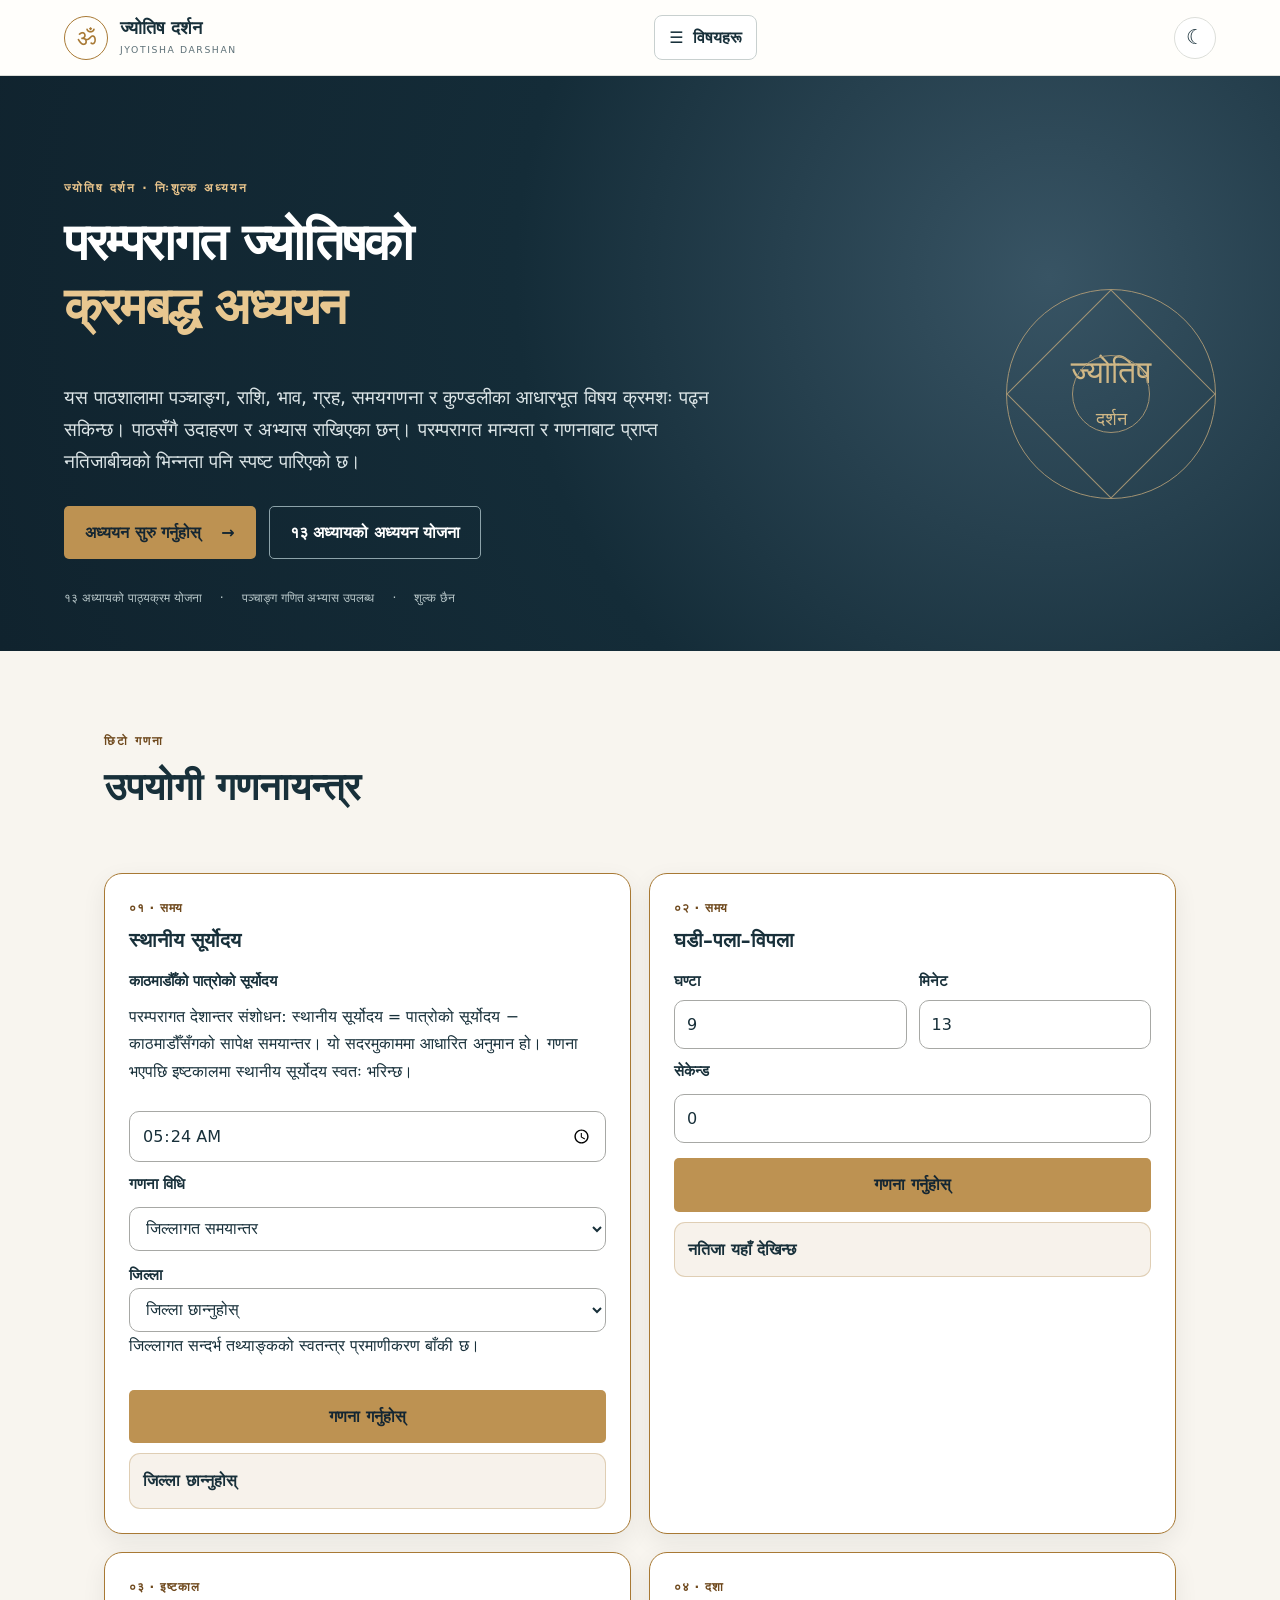
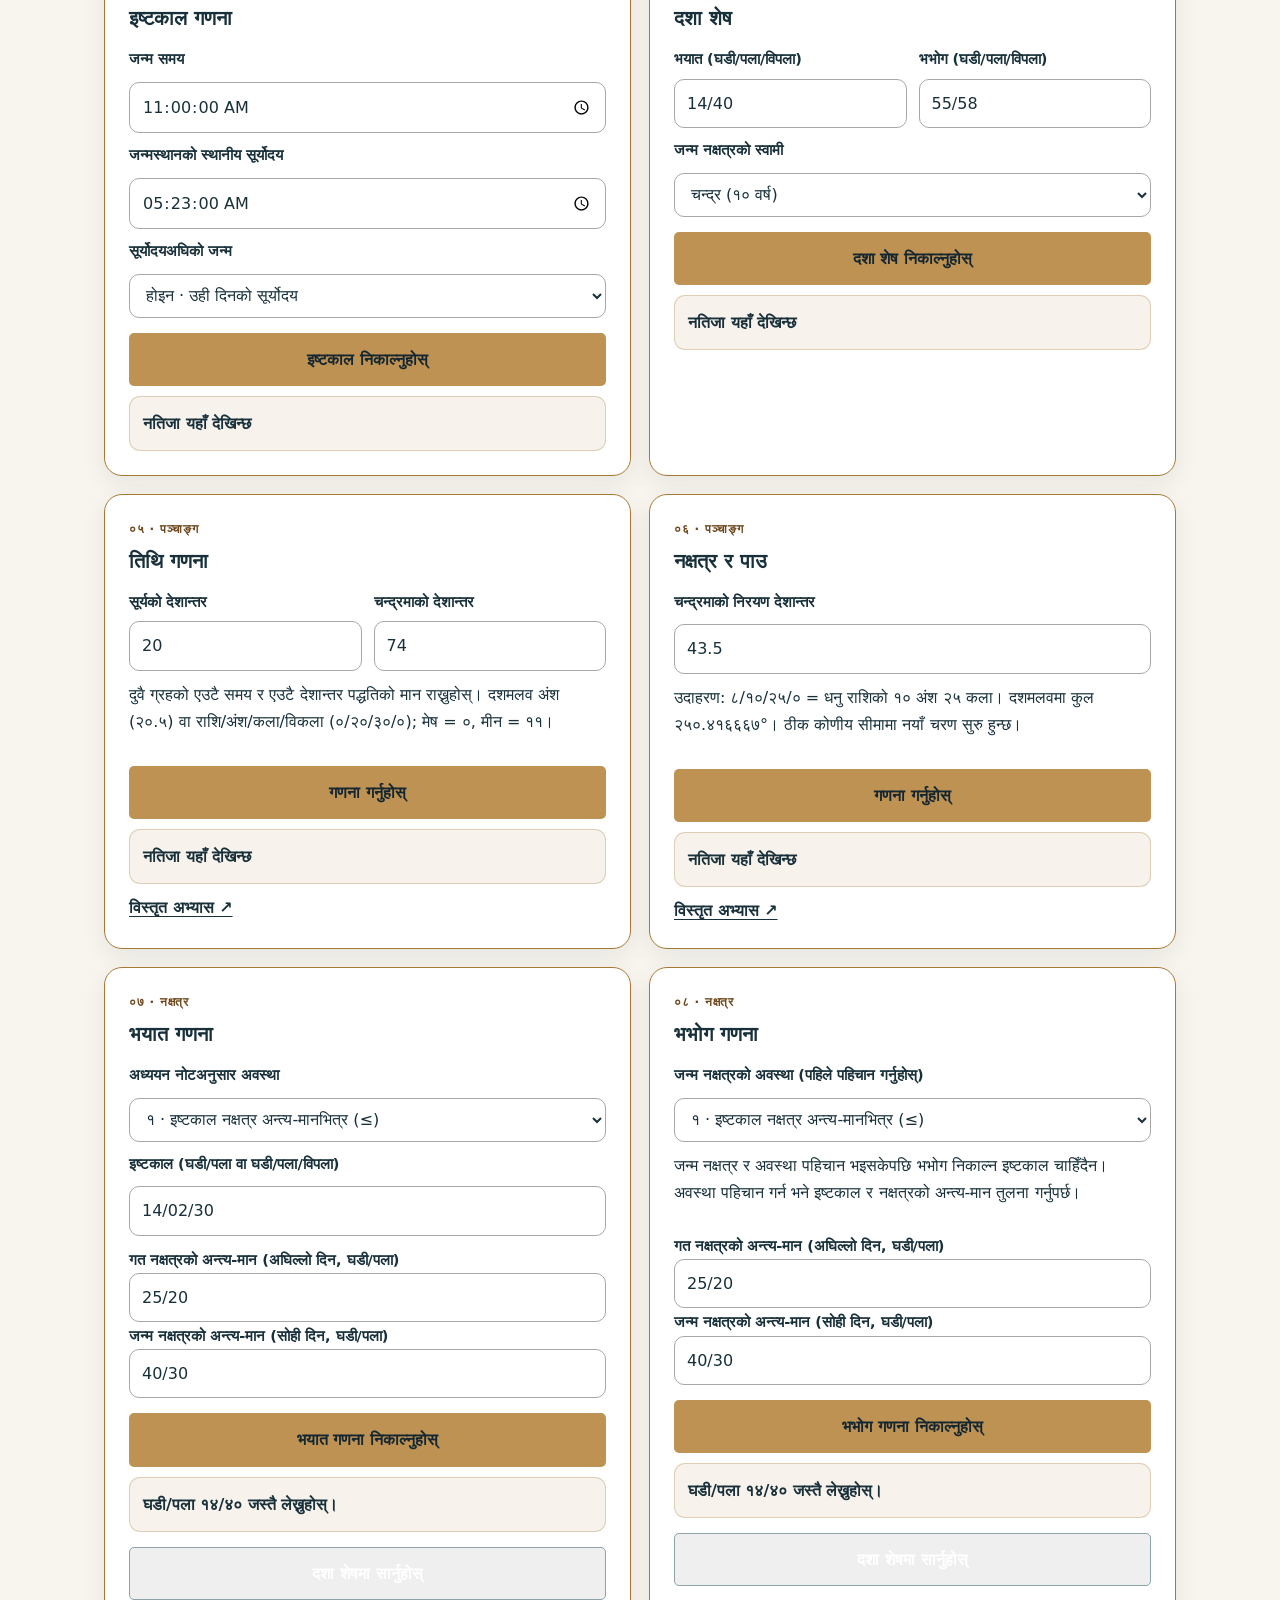
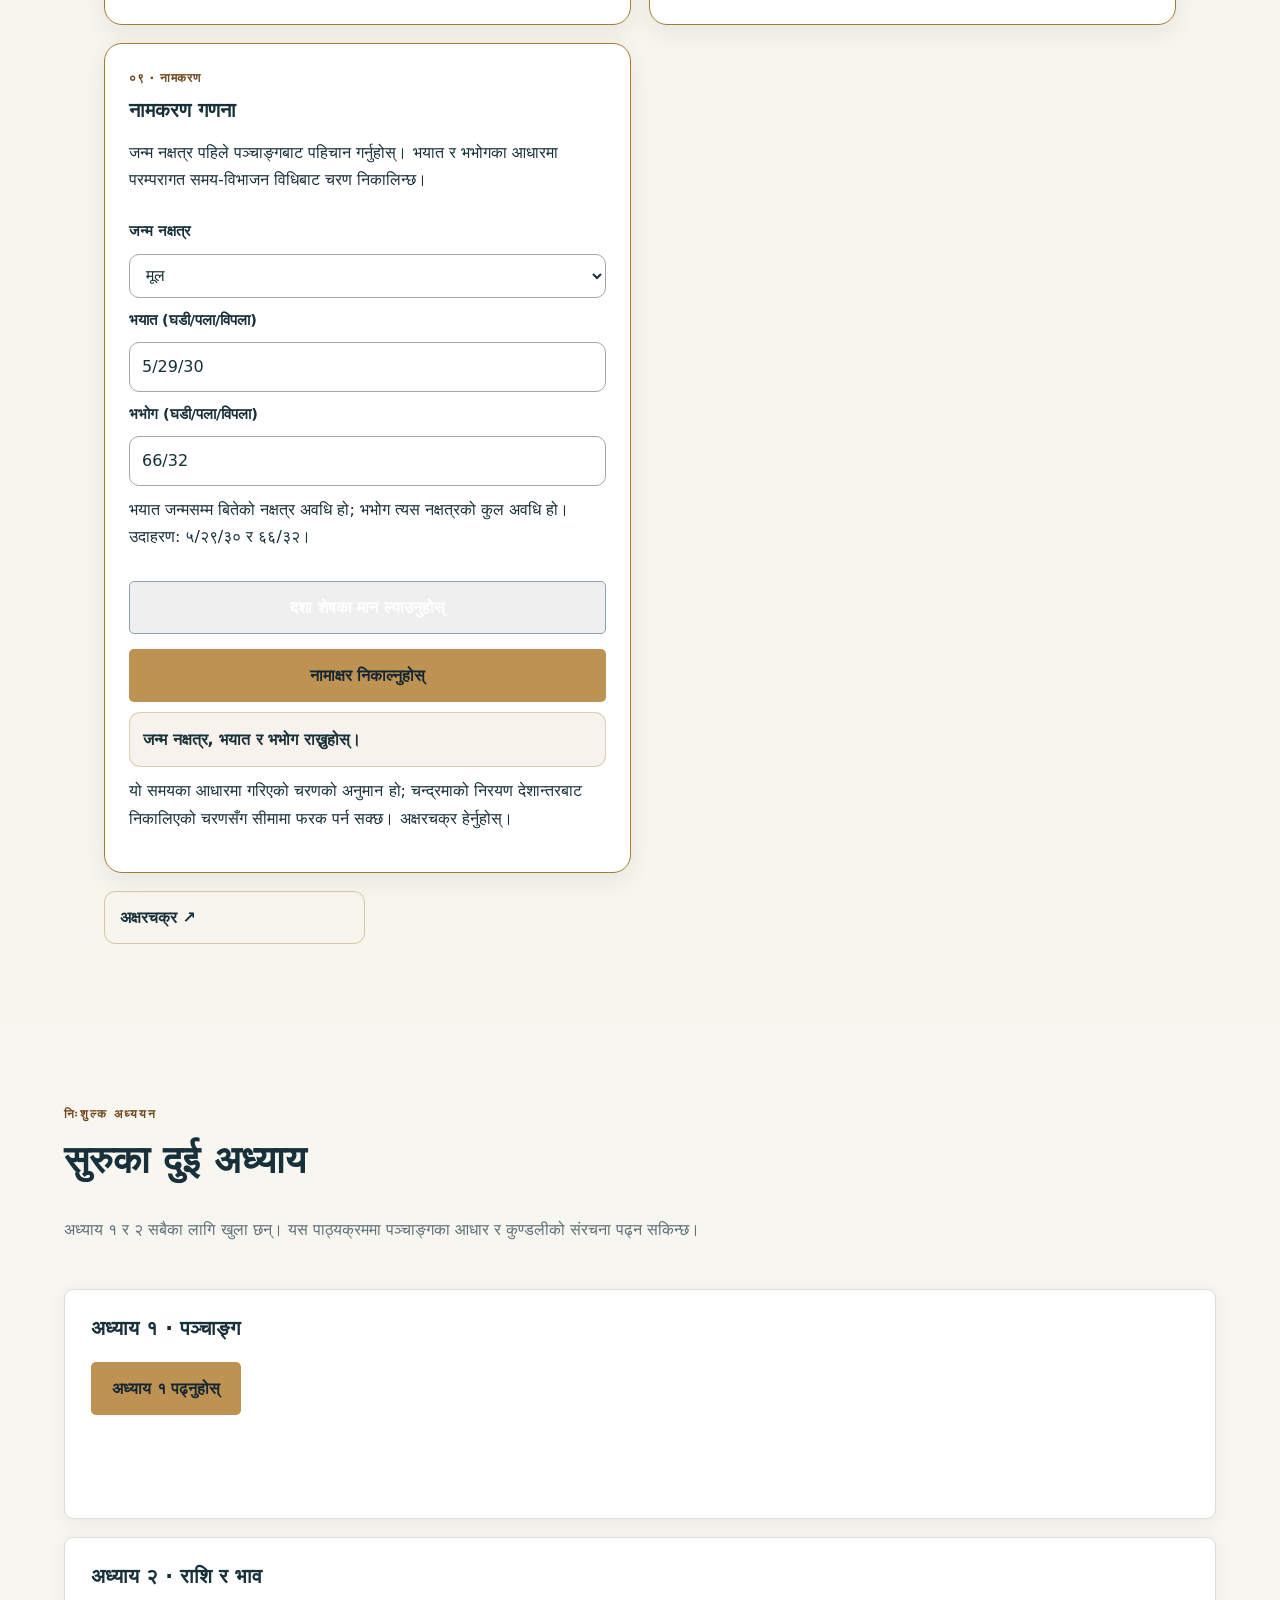
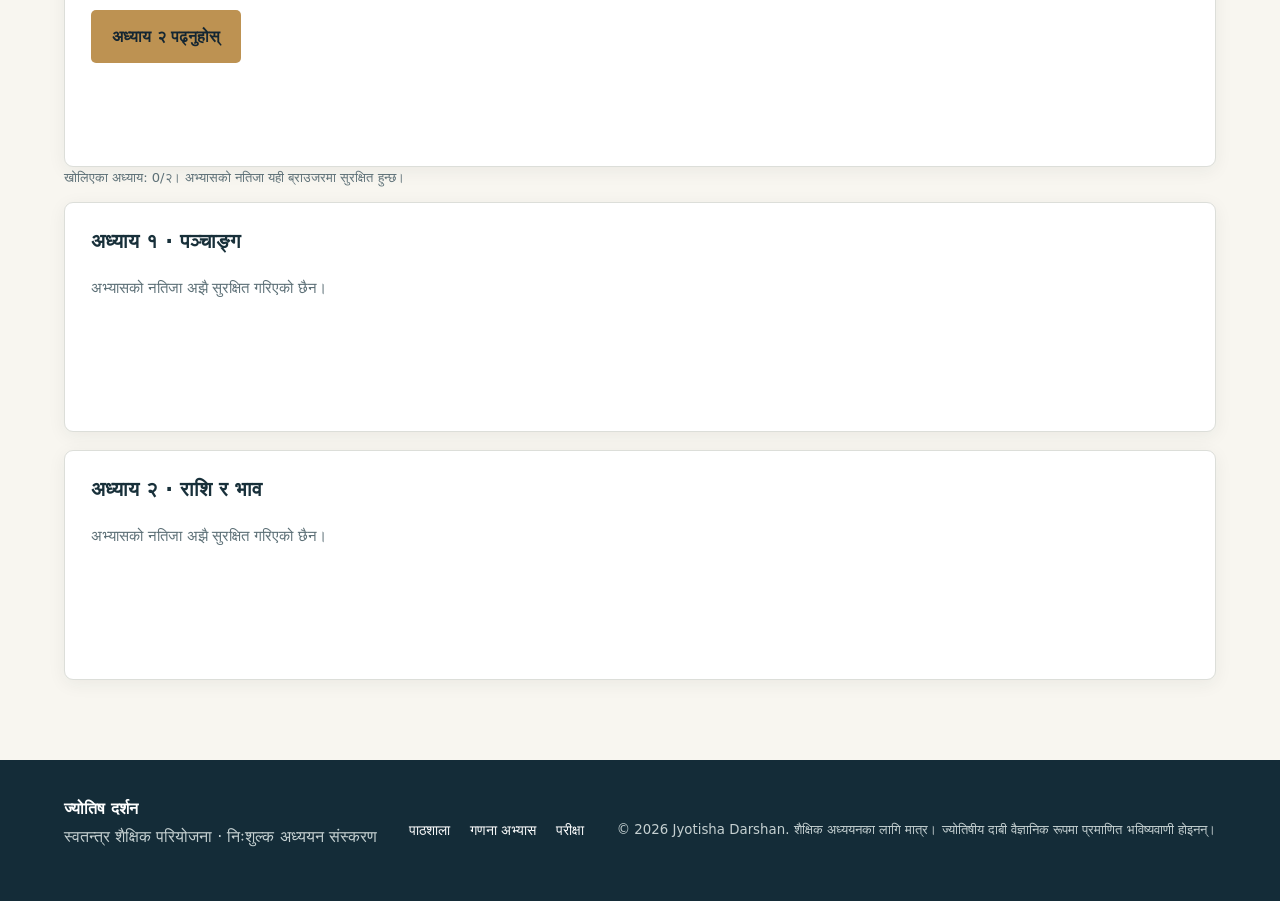
<file: index.html>
<!doctype html><html lang="ne"><head><meta charset="utf-8"><meta name="viewport" content="width=device-width,initial-scale=1"><meta name="theme-color" content="#172b38"><meta name="description" content="ज्योतिष दर्शन: पञ्चाङ्ग, राशि, ग्रह, कुण्डली र परम्परागत ज्योतिषका विषयमा नेपाली भाषामा क्रमबद्ध अध्ययन, उदाहरण र अभ्यास।"><title>ज्योतिष दर्शन | Jyotisha Darshan</title><link rel="manifest" href="manifest.webmanifest"><link rel="stylesheet" href="style.css?v=206"><script src="public-theme.js"></script><link rel="icon" href="icon.svg"></head><body class="public-learning">
<a class="skip-to-content" href="#main-content">मुख्य सामग्रीमा जानुहोस्</a>
<header class="site-header"><a class="brand" href="index.html#home"><span class="brandmark">ॐ</span><span><strong>ज्योतिष दर्शन</strong><small>JYOTISHA DARSHAN</small></span></a><button class="menu" id="menu" aria-label="विषय सूची खोल्नुहोस्" aria-controls="nav" aria-expanded="false">☰ <span>विषयहरू</span></button><nav id="nav" aria-label="मुख्य विषयसूची"><a href="index.html#home">गृहपृष्ठ</a><a href="index.html#dashboard">अध्ययन कक्ष</a><a href="index.html?chapter=1">पाठहरू</a><a href="akshara-chakra.html">अक्षरचक्र</a><a href="course.html">पाठ्यक्रमको जानकारी</a><a href="index.html?chapter=2#chapter2exam">परीक्षा</a><a href="index.html#homeCalculators">गणना अभ्यास</a></nav><button type="button" id="themeToggle" class="theme-toggle" aria-label="अँध्यारो रूप" aria-pressed="false" title="उज्यालो / अँध्यारो रूप">☾</button></header>
<main id="main-content" tabindex="-1"><section id="home" class="hero"><div class="hero-inner"><p class="eyebrow">ज्योतिष दर्शन · निःशुल्क अध्ययन</p><h1>परम्परागत ज्योतिषको<br><em>क्रमबद्ध अध्ययन</em></h1><p class="lead">यस पाठशालामा पञ्चाङ्ग, राशि, भाव, ग्रह, समयगणना र कुण्डलीका आधारभूत विषय क्रमशः पढ्न सकिन्छ। पाठसँगै उदाहरण र अभ्यास राखिएका छन्। परम्परागत मान्यता र गणनाबाट प्राप्त नतिजाबीचको भिन्नता पनि स्पष्ट पारिएको छ।</p><div class="actions"><a class="button primary" href="#dashboard">अध्ययन सुरु गर्नुहोस् <span>→</span></a><a class="button outline" href="course.html">१३ अध्यायको अध्ययन योजना</a></div><div class="hero-foot"><span>१३ अध्यायको पाठ्यक्रम योजना</span><span>पञ्चाङ्ग गणित अभ्यास उपलब्ध</span><span>शुल्क छैन</span></div></div><div class="orb" aria-hidden="true"><div class="orbit"><div class="orb-center">ज्योतिष<br><span>दर्शन</span></div></div></div></section>
<section class="home-tools section" id="homeCalculators" aria-labelledby="homeToolsTitle"><div class="section-heading"><div><p class="eyebrow">छिटो गणना</p><h2 id="homeToolsTitle">उपयोगी गणनायन्त्र</h2></div></div><div class="home-tools-grid">
<div class="home-tool-card"><span class="home-tool-tag">०१ · समय</span><h3>स्थानीय सूर्योदय</h3><label for="htSunrise">काठमाडौँको पात्रोको सूर्योदय</label><p class="home-tool-hint">परम्परागत देशान्तर संशोधन: स्थानीय सूर्योदय = पात्रोको सूर्योदय − काठमाडौँसँगको सापेक्ष समयान्तर। यो सदरमुकाममा आधारित अनुमान हो। गणना भएपछि इष्टकालमा स्थानीय सूर्योदय स्वतः भरिन्छ।</p><input id="htSunrise" type="time" value="05:24"><label for="htSunriseMode">गणना विधि</label><select id="htSunriseMode"><option value="district">जिल्लागत समयान्तर</option><option value="longitude">जन्मस्थानको देशान्तर</option><option value="manual">पञ्चाङ्गको समयान्तर</option></select><div id="htDistrictFields"><label for="htDistrict">जिल्ला</label><select id="htDistrict"><option value="">जिल्ला छान्नुहोस्</option></select><p class="home-tool-hint">जिल्लागत सन्दर्भ तथ्याङ्कको स्वतन्त्र प्रमाणीकरण बाँकी छ।</p></div><div id="htLongitudeFields" hidden><label for="htLonDeg">पूर्वी देशान्तर (अंश)</label><input id="htLonDeg" type="number" min="0" max="179" value="85"><label for="htLonMin">कला</label><input id="htLonMin" type="number" min="0" max="59" value="34"><label for="htLonSec">विकला</label><input id="htLonSec" type="number" min="0" max="59" value="0"><p class="home-tool-hint">काठमाडौँको सन्दर्भ देशान्तर ८५°१९′ पूर्व। नजिकको पूर्ण सेकेन्डमा संशोधन।</p></div><div id="htManualFields" hidden><label for="htOffsetReference">समयान्तरको सन्दर्भ</label><select id="htOffsetReference"><option value="relative">काठमाडौँ (८५°१९′)</option><option value="standard">नेपालको मानक देशान्तर (८६°१५′)</option></select><label for="htManualOffset">चिह्नसहित समयान्तर (मिनेट:सेकेन्ड)</label><input id="htManualOffset" type="text" value="+01:00"><p class="home-tool-hint">सन्दर्भ देशान्तरभन्दा पूर्व भए +, पश्चिम भए - राख्नुहोस्। उदाहरण: काभ्रे, मानक देशान्तरबाट -02:44।</p></div><button type="button" id="htSunriseGo" class="button primary">गणना गर्नुहोस्</button><output id="htSunriseOut" class="home-tool-result" aria-live="polite">जिल्ला छान्नुहोस्</output></div>
<div class="home-tool-card"><span class="home-tool-tag">०२ · समय</span><h3>घडी–पला–विपला</h3><div class="home-tool-pair"><div><label for="htHours">घण्टा</label><input id="htHours" type="number" min="0" max="23" value="9"></div><div><label for="htMinutes">मिनेट</label><input id="htMinutes" type="number" min="0" max="59" value="13"></div></div><label for="htSeconds">सेकेन्ड</label><input id="htSeconds" type="number" min="0" max="59" step="1" value="0"><button type="button" id="htGhadiGo" class="button primary">गणना गर्नुहोस्</button><output id="htGhadiOut" class="home-tool-result" aria-live="polite">नतिजा यहाँ देखिन्छ</output></div>
<div class="home-tool-card"><span class="home-tool-tag">०३ · इष्टकाल</span><h3>इष्टकाल गणना</h3><label for="htBirth">जन्म समय</label><input id="htBirth" type="time" step="1" value="11:00:00"><label for="htLocalSunrise">जन्मस्थानको स्थानीय सूर्योदय</label><input id="htLocalSunrise" type="time" step="1" value="05:23:00"><label for="htPrevious">सूर्योदयअघिको जन्म</label><select id="htPrevious"><option value="same">होइन · उही दिनको सूर्योदय</option><option value="previous">हो · अघिल्लो दिनको सूर्योदय प्रविष्ट</option></select><button type="button" id="htIstGo" class="button primary">इष्टकाल निकाल्नुहोस्</button><output id="htIstOut" class="home-tool-result" aria-live="polite">नतिजा यहाँ देखिन्छ</output></div>
<div class="home-tool-card"><span class="home-tool-tag">०४ · दशा</span><h3>दशा शेष</h3><div class="home-tool-pair"><div><label for="htBhayat">भयात (घडी/पला/विपला)</label><input id="htBhayat" value="14/40" placeholder="14/40"></div><div><label for="htBhavog">भभोग (घडी/पला/विपला)</label><input id="htBhavog" value="55/58" placeholder="55/58"></div></div><label for="htLord">जन्म नक्षत्रको स्वामी</label><select id="htLord"><option value="moon">चन्द्र (१० वर्ष)</option><option value="mars">मङ्गल (७ वर्ष)</option><option value="rahu">राहु (१८ वर्ष)</option><option value="jupiter">बृहस्पति (१६ वर्ष)</option><option value="saturn">शनि (१९ वर्ष)</option><option value="mercury">बुध (१७ वर्ष)</option><option value="ketu">केतु (७ वर्ष)</option><option value="venus">शुक्र (२० वर्ष)</option><option value="sun">सूर्य (६ वर्ष)</option></select><button type="button" id="htDashaGo" class="button primary">दशा शेष निकाल्नुहोस्</button><output id="htDashaOut" class="home-tool-result" aria-live="polite">नतिजा यहाँ देखिन्छ</output></div>
<div class="home-tool-card"><span class="home-tool-tag">०५ · पञ्चाङ्ग</span><h3>तिथि गणना</h3><div class="home-tool-pair"><div><label for="htSun">सूर्यको देशान्तर</label><input id="htSun" type="text"    value="20"></div><div><label for="htMoon">चन्द्रमाको देशान्तर</label><input id="htMoon" type="text"    value="74"></div></div><p class="home-tool-hint">दुवै ग्रहको एउटै समय र एउटै देशान्तर पद्धतिको मान राख्नुहोस्। दशमलव अंश (२०.५) वा राशि/अंश/कला/विकला (०/२०/३०/०); मेष = ०, मीन = ११।</p><button type="button" id="htTithiGo" class="button primary">गणना गर्नुहोस्</button><output id="htTithiOut" class="home-tool-result" aria-live="polite">नतिजा यहाँ देखिन्छ</output><a href="index.html?chapter=1#practice">विस्तृत अभ्यास ↗</a></div>
<div class="home-tool-card"><span class="home-tool-tag">०६ · पञ्चाङ्ग</span><h3>नक्षत्र र पाउ</h3><label for="htNakDegree">चन्द्रमाको निरयण देशान्तर</label><input id="htNakDegree" type="text"    value="43.5"><p class="home-tool-hint">उदाहरण: ८/१०/२५/० = धनु राशिको १० अंश २५ कला। दशमलवमा कुल २५०.४१६६६७°। ठीक कोणीय सीमामा नयाँ चरण सुरु हुन्छ।</p><button type="button" id="htNakGo" class="button primary">गणना गर्नुहोस्</button><output id="htNakOut" class="home-tool-result" aria-live="polite">नतिजा यहाँ देखिन्छ</output><a href="index.html?chapter=1#practice">विस्तृत अभ्यास ↗</a></div>
<div class="home-tool-card" id="bhayatCalculator"><span class="home-tool-tag">०७ · नक्षत्र</span><h3>भयात गणना</h3><label for="htBYCase">अध्ययन नोटअनुसार अवस्था</label><select id="htBYCase"><option value="one">१ · इष्टकाल नक्षत्र अन्त्य-मानभित्र (≤)</option><option value="two">२ · नक्षत्र समाप्तिपछि जन्म (क्षयपछि समेत)</option><option value="three">३ · क्षय नक्षत्रमा जन्म</option><option value="four">४ · वृद्धि नक्षत्र (अहोरात्र)</option></select><label for="htBYIshta">इष्टकाल (घडी/पला वा घडी/पला/विपला)</label><input id="htBYIshta" value="14/02/30" placeholder="14/02/30"><div id="htBYOne"><label for="htBYPrev">गत नक्षत्रको अन्त्य-मान (अघिल्लो दिन, घडी/पला)</label><input id="htBYPrev" inputmode="numeric" value="25/20" placeholder="25/20"><label for="htBYToday">जन्म नक्षत्रको अन्त्य-मान (सोही दिन, घडी/पला)</label><input id="htBYToday" inputmode="numeric" value="40/30" placeholder="40/30"></div><div id="htBYTwo" hidden><label for="htBYCurrent">सोही दिनको नक्षत्र अन्त्य-मान (घडी/पला)</label><input id="htBYCurrent" inputmode="numeric" value="8/33" placeholder="10/00"><p class="home-tool-hint">क्षय नक्षत्र समाप्त भएपछि जन्म भए पनि यही अवस्था छान्नुहोस् र क्षय नक्षत्रको अन्त्य-मान राख्नुहोस्।</p></div><div id="htBYThree" hidden><label for="htBYAkshaya">अक्षय नक्षत्रको अन्त्य-मान (घडी/पला)</label><input id="htBYAkshaya" inputmode="numeric" value="08/00" placeholder="08/00"><label for="htBYKshaya">क्षय नक्षत्रको अन्त्य-मान (घडी/पला)</label><input id="htBYKshaya" inputmode="numeric" value="35/00" placeholder="35/00"></div><div id="htBYFour" hidden><label for="htBYGrowthPrev">वृद्धि नक्षत्रभन्दा अघिल्लो नक्षत्रको अन्त्य-मान (घडी/पला)</label><input id="htBYGrowthPrev" inputmode="numeric" value="54/47" placeholder="54/47"><label for="htBYGrowthEnd">दोस्रो सूर्योदयपछिको वृद्धि नक्षत्र अन्त्य-मान (घडी/पला)</label><input id="htBYGrowthEnd" inputmode="numeric" value="00/48" placeholder="00/48"><label for="htBYGrowthDay">जन्म भएको सूर्योदय</label><select id="htBYGrowthDay"><option value="first">पहिलो सूर्योदयपछिको दिन</option><option value="second">दोस्रो सूर्योदयपछिको दिन</option></select></div><button type="button" id="htBYGo" class="button primary">भयात गणना निकाल्नुहोस्</button><output id="htBYOut" class="home-tool-result" aria-live="polite">घडी/पला १४/४० जस्तै लेख्नुहोस्।</output><button type="button" id="htBYUse" class="button outline" hidden>दशा शेषमा सार्नुहोस्</button></div>
<div class="home-tool-card" id="bhabhogCalculator"><span class="home-tool-tag">०८ · नक्षत्र</span><h3>भभोग गणना</h3><label for="htBGCase">जन्म नक्षत्रको अवस्था (पहिले पहिचान गर्नुहोस्)</label><select id="htBGCase"><option value="one">१ · इष्टकाल नक्षत्र अन्त्य-मानभित्र (≤)</option><option value="two">२ · नक्षत्र समाप्तिपछि जन्म (क्षयपछि समेत)</option><option value="three">३ · क्षय नक्षत्रमा जन्म</option><option value="four">४ · वृद्धि नक्षत्र (अहोरात्र)</option></select><p class="home-tool-hint">जन्म नक्षत्र र अवस्था पहिचान भइसकेपछि भभोग निकाल्न इष्टकाल चाहिँदैन। अवस्था पहिचान गर्न भने इष्टकाल र नक्षत्रको अन्त्य-मान तुलना गर्नुपर्छ।</p><div id="htBGOne"><label for="htBGPrev">गत नक्षत्रको अन्त्य-मान (अघिल्लो दिन, घडी/पला)</label><input id="htBGPrev" inputmode="numeric" value="25/20" placeholder="25/20"><label for="htBGToday">जन्म नक्षत्रको अन्त्य-मान (सोही दिन, घडी/पला)</label><input id="htBGToday" inputmode="numeric" value="40/30" placeholder="40/30"></div><div id="htBGTwo" hidden><label for="htBGCurrent">सोही दिनको नक्षत्र अन्त्य-मान (घडी/पला)</label><input id="htBGCurrent" inputmode="numeric" value="8/33" placeholder="10/00"><label for="htBGNext">आगामी दिनको जन्म नक्षत्र अन्त्य-मान (घडी/पला)</label><input id="htBGNext" inputmode="numeric" value="15/05" placeholder="25/00"></div><div id="htBGThree" hidden><label for="htBGAkshaya">अक्षय नक्षत्रको अन्त्य-मान (घडी/पला)</label><input id="htBGAkshaya" inputmode="numeric" value="08/00" placeholder="08/00"><label for="htBGKshaya">क्षय नक्षत्रको अन्त्य-मान (घडी/पला)</label><input id="htBGKshaya" inputmode="numeric" value="35/00" placeholder="35/00"></div><div id="htBGFour" hidden><label for="htBGGrowthPrev">वृद्धि नक्षत्रभन्दा अघिल्लो नक्षत्रको अन्त्य-मान (घडी/पला)</label><input id="htBGGrowthPrev" inputmode="numeric" value="54/47" placeholder="54/47"><label for="htBGGrowthEnd">दोस्रो सूर्योदयपछिको वृद्धि नक्षत्र अन्त्य-मान (घडी/पला)</label><input id="htBGGrowthEnd" inputmode="numeric" value="00/48" placeholder="00/48"></div><button type="button" id="htBGGo" class="button primary">भभोग गणना निकाल्नुहोस्</button><output id="htBGOut" class="home-tool-result" aria-live="polite">घडी/पला १४/४० जस्तै लेख्नुहोस्।</output><button type="button" id="htBGUse" class="button outline" hidden>दशा शेषमा सार्नुहोस्</button></div>
<div class="home-tool-card" id="namingCalculator"><span class="home-tool-tag">०९ · नामकरण</span><h3>नामकरण गणना</h3><p class="home-tool-hint">जन्म नक्षत्र पहिले पञ्चाङ्गबाट पहिचान गर्नुहोस्। भयात र भभोगका आधारमा परम्परागत समय-विभाजन विधिबाट चरण निकालिन्छ।</p><label for="htNameNak">जन्म नक्षत्र</label><select id="htNameNak"><option value="0">अश्विनी</option><option value="1">भरणी</option><option value="2">कृत्तिका</option><option value="3">रोहिणी</option><option value="4">मृगशिरा</option><option value="5">आर्द्रा</option><option value="6">पुनर्वसु</option><option value="7">पुष्य</option><option value="8">आश्लेषा</option><option value="9">मघा</option><option value="10">पूर्वाफाल्गुनी</option><option value="11">उत्तराफाल्गुनी</option><option value="12">हस्त</option><option value="13">चित्रा</option><option value="14">स्वाती</option><option value="15">विशाखा</option><option value="16">अनुराधा</option><option value="17">ज्येष्ठा</option><option value="18" selected>मूल</option><option value="19">पूर्वाषाढा</option><option value="20">उत्तराषाढा</option><option value="21">श्रवण</option><option value="22">धनिष्ठा</option><option value="23">शतभिषा</option><option value="24">पूर्वाभाद्रपदा</option><option value="25">उत्तराभाद्रपदा</option><option value="26">रेवती</option></select><label for="htNameA">भयात (घडी/पला/विपला)</label><input id="htNameA" value="5/29/30"><label for="htNameB">भभोग (घडी/पला/विपला)</label><input id="htNameB" value="66/32"><p class="home-tool-hint">भयात जन्मसम्म बितेको नक्षत्र अवधि हो; भभोग त्यस नक्षत्रको कुल अवधि हो। उदाहरण: ५/२९/३० र ६६/३२।</p><button type="button" id="htNameLoad" class="button outline">दशा शेषका मान ल्याउनुहोस्</button><button type="button" id="htNameGo" class="button primary">नामाक्षर निकाल्नुहोस्</button><output id="htNameOut" class="home-tool-result" aria-live="polite">जन्म नक्षत्र, भयात र भभोग राख्नुहोस्।</output><p class="home-tool-hint">यो समयका आधारमा गरिएको चरणको अनुमान हो; चन्द्रमाको निरयण देशान्तरबाट निकालिएको चरणसँग सीमामा फरक पर्न सक्छ। <a href="akshara-chakra.html">अक्षरचक्र हेर्नुहोस्</a>।</p></div></div><div class="home-tool-more"><a href="akshara-chakra.html">अक्षरचक्र ↗</a></div></section>
<section id="dashboard" class="section learning-dashboard"><div class="section-heading"><div><p class="eyebrow">निःशुल्क अध्ययन</p><h2>सुरुका दुई अध्याय</h2><p>अध्याय १ र २ सबैका लागि खुला छन्। यस पाठ्यक्रममा पञ्चाङ्गका आधार र कुण्डलीको संरचना पढ्न सकिन्छ।</p></div></div><div class="cards two"><article class="tile"><h3>अध्याय १ · पञ्चाङ्ग</h3><a class="button primary" href="index.html?chapter=1#pathshala">अध्याय १ पढ्नुहोस्</a></article><article class="tile"><h3>अध्याय २ · राशि र भाव</h3><a class="button primary" href="index.html?chapter=2#chapter2">अध्याय २ पढ्नुहोस्</a></article></div></section><section class="section" id="pathshala"><div class="akshara-reference-link"><div><strong>नक्षत्र नामाक्षर सन्दर्भ</strong><p>२७ नक्षत्र, १०८ चरण र नामकरणका अक्षरहरू एउटै खोज्न मिल्ने पृष्ठमा।</p></div><a class="button primary" href="akshara-chakra.html">अक्षरचक्र खोल्नुहोस् →</a></div><div class="section-heading"><div><p class="eyebrow">अध्याय ०१ · आधारभूत अध्ययन</p><h2>पञ्चाङ्गका आधार</h2><p>तिथि, वार, नक्षत्र, योग र करणका अर्थ, गणना र परम्परागत प्रयोगको क्रमबद्ध अध्ययन।</p></div><span class="status">अध्याय ०१ · पाठ उपलब्ध</span></div><div class="cards three"><article class="tile active"><span class="tile-num">अध्याय ०१</span><h3>पञ्चाङ्ग</h3><p>तिथि, वार, नक्षत्र, योग र करणका आधारभूत अर्थ।</p><button class="text-button" id="openLesson" aria-expanded="false" aria-controls="lesson">पाठ खोल्नुहोस् →</button></article><article class="tile"><span class="tile-num">अध्याय ०२</span><h3>राशि र भाव</h3><p>भाव, राशि र लग्नको सम्बन्ध बुझ्ने अन्तरक्रियात्मक अभ्यास।</p><a class="text-button" href="index.html?chapter=2">अध्याय २ खोल्नुहोस् →</a></article><article class="tile muted"><span class="tile-num">अध्याय ०३–१३</span><h3>थप अध्यायहरू</h3><p>अध्याय ३–१३ मा ग्रह, गणना, कुण्डली अध्ययन र परम्परागत प्रयोगसम्बन्धी पाठ तथा अभ्यास उपलब्ध छन्।</p><a class="text-button" href="index.html#dashboard">अध्ययन कक्ष खोल्नुहोस् →</a></article></div>
<div id="lesson" class="lesson" tabindex="-1" hidden><div class="lesson-top"><div><p class="eyebrow">अध्याय ०१ · विस्तृत पाठ</p><h3>पञ्चाङ्गका पाँच अङ्ग</h3></div><button class="close" id="closeLesson" aria-label="पाठ बन्द गर्नुहोस्">✕</button></div>
<aside class="study-guide" aria-labelledby="study-guide-1">
  <div class="study-guide-head">
    <h3 id="study-guide-1">अध्ययन लक्ष्य</h3>
    <a class="study-guide-assessment" href="#quizOptions">स्वमूल्याङ्कन</a>
  </div>
  <ul class="study-guide-goals">
    <li><span>पाँच अङ्गले के जनाउँछन् भनेर छुट्याउनुहोस्।</span><a href="#angaTabs">पाँच अङ्ग पढ्नुहोस्</a></li>
    <li><span>सूर्य र चन्द्रको कोणीय अन्तरबाट तिथि निकाल्नुहोस्।</span><a href="#tithiCalculate">तिथि गणना गर्नुहोस्</a></li>
  </ul>
  <details class="study-guide-check">
    <summary>एक मिनेटको बुझाइ जाँच</summary>
    <p>सूर्य–चन्द्रको कोणीय अन्तर ४८° हुँदा कुन तिथि पर्छ?</p>
    <details><summary>उत्तर हेर्नुहोस्</summary><p>४८° पाँचौँ तिथिको सुरुआत हो। प्रत्येक १२° मा नयाँ तिथि सुरु हुन्छ र ठीक सीमामा नयाँ तिथि लिइन्छ।</p></details>
  </details>
</aside>
<p>पञ्चाङ्ग परम्परागत कालगणनामा प्रयोग हुने पाँच अङ्गको समुच्चय हो: तिथि, वार, नक्षत्र, योग र करण। प्रत्येक अङ्गले समयको फरक पक्ष बुझाउँछ। तिथिले सूर्य र चन्द्रमाको कोणीय अन्तर, वारले दिन, नक्षत्रले चन्द्रमाको राशिचक्रस्थित क्षेत्र, योगले सूर्य र चन्द्रमाका भोगांशको योग तथा करणले तिथिको आधा भाग जनाउँछ। तलका पाँच अङ्ग क्रमशः खोलेर तिनको अर्थ, गणनाको आधार र प्रयोग बुझ्नुहोस्।</p><div class="tabs" id="angaTabs" role="group" aria-label="पञ्चाङ्ग अङ्ग"></div><div id="angaDetail" class="detail" aria-live="polite"></div><div class="study-module"><p class="eyebrow">अध्याय ०१ · थप अध्ययन</p><h4>तिथि र पक्ष</h4><p>एक चन्द्रमासमा ३० तिथि हुन्छन्: शुक्ल पक्षमा १५ र कृष्ण पक्षमा १५। प्रतिपदादेखि चतुर्दशीसम्मका नाम दुवै पक्षमा दोहोरिन्छन्। शुक्ल पक्षको अन्त्य पूर्णिमा र कृष्ण पक्षको अन्त्य औँसी हो। </p><div class="study-grid"><div class="study-panel"><strong>नन्दादि तिथि समूह</strong><p>नन्दा, भद्रा, जया, रिक्ता र पूर्णा गरी पाँच समूह तीनपटक दोहोरिन्छन्। तिथि १, ६ र ११ नन्दा समूहमा; २, ७ र १२ भद्रामा पर्छन्। त्यसैगरी ३/८/१३ जया, ४/९/१४ रिक्ता र ५/१०/१५ पूर्णा समूहमा पर्छन्। यो वर्गीकरण तिथिको नाम होइन, तिथिलाई समूहमा राख्ने परम्परागत तरिका हो।</p><label for="tithiNumber">पक्षभित्रको तिथि क्रम (१–१५)</label><select id="tithiNumber"></select><p id="tithiGroupResult" class="result" aria-live="polite"></p></div><div class="study-panel"><strong>३६०° बाट नक्षत्र र पाउ</strong><p>राशिचक्रको ३६०° लाई २७ बराबर नक्षत्रमा बाँड्दा प्रत्येक नक्षत्र १३°२०′ को हुन्छ। प्रत्येक नक्षत्रलाई फेरि चार पाउमा बाँडिन्छ; एक पाउ ३°२०′ हुन्छ। उदाहरण: ४३.५° भनेको मेषको सुरुवाती बिन्दुदेखि गनिएको कुल भोगांश हो। पहिलो तीन नक्षत्रको ४०° पूरा भएपछि रोहिणी सुरु हुन्छ। बाँकी ३°३०′ रोहिणीको दोस्रो पाउमा पर्छ। यो ४३.५° कुनै एउटै राशिभित्रको अंश होइन। तल भोगांश राखेर नक्षत्र र पाउ जाँच्नुहोस्।</p><label for="nakDegree">चन्द्रमाको निरयण भोगांश (दशमलव वा राशि/अंश/कला/विकला; राशि ०–११)</label><input id="nakDegree" type="text" value="43.5" inputmode="text"><button id="nakCalculate" class="button primary" type="button">नक्षत्र क्रम र पाउ निकाल्नुहोस्</button><p id="nakResult" class="result" aria-live="polite"></p></div></div><h4>तिथिको कोणीय अभ्यास</h4><p class="note"><strong>अभ्यास गर्ने क्रम:</strong> (१) सूर्य र चन्द्रमाको भोगांश लेख्नुहोस्। (२) चन्द्रमाबाट सूर्य घटाउनुहोस्। (३) अन्तर ऋणात्मक भए ३६०° थप्नुहोस्। (४) अन्तरलाई १२° का खण्डमा बाँडेर तिथिको क्रम पहिचान गर्नुहोस्। उदाहरण: ७४° − २०° = ५४°; चारवटा १२° का खण्ड पूरा भएका छन् र पाँचौँ खण्डको ६° बितेको छ। त्यसैले शुक्ल पञ्चमी चलिरहेको छ।</p><p class="note"><strong>सुरु गर्नुअघि:</strong> भोगांश भन्नाले राशिचक्रको सुरुवाती बिन्दुदेखि मापन गरिएको कोणीय स्थान बुझिन्छ। यहाँ सूर्य र चन्द्रमाका भोगांश एउटै निरयन वा सायन सन्दर्भमा दिइएको मानिएको छ। फरक सन्दर्भका मान मिसाएर तिथि निकाल्न मिल्दैन।</p><p>तिथि निकाल्न पहिले चन्द्रमाको भोगांशबाट सूर्यको भोगांश घटाउनुहोस्। उत्तर ऋणात्मक आए ३६०° थपेर ०° देखि ३६०° बीचको अन्तर लिनुहोस्। त्यसपछि अन्तरलाई १२° ले भाग गर्नुहोस्। प्रत्येक १२° पूरा हुँदा एउटा तिथि सकिन्छ; बाँकी अंशले चलिरहेको तिथिभित्रको प्रगति जनाउँछ। ०° देखि १८०° सम्म शुक्ल पक्ष र १८०° देखि ३६०° सम्म कृष्ण पक्षको क्रम पर्छ। उदाहरणका लागि सूर्य २०° र चन्द्रमा ७४° भए अन्तर ५४° हुन्छ। ५४ ÷ १२ = ४.५, अर्थात् चार तिथि पूरा भई शुक्ल पञ्चमी चलिरहेको हुन्छ। ठीक १२° को गुणजमा नयाँ तिथि सुरु हुन्छ। यहाँका अंश काल्पनिक हुन्; वास्तविक पञ्चाङ्ग वा तिथिको समय निर्धारण गरिएको होइन।</p><div class="study-grid"><div class="study-panel"><label for="sunLongitude">सूर्यको निरयण भोगांश (दशमलव वा राशि/अंश/कला/विकला; राशि ०–११)</label><input id="sunLongitude" type="text" value="20"><label for="moonLongitude">चन्द्रमाको निरयण भोगांश (दशमलव वा राशि/अंश/कला/विकला; राशि ०–११)</label><input id="moonLongitude" type="text" value="74"><button id="tithiCalculate" class="button primary" type="button">तिथि गणना गर्नुहोस्</button><p id="tithiCalcResult" class="result" aria-live="polite"></p></div><div class="study-panel"><strong>सीमाको अर्को उदाहरण</strong><p>सूर्य २०° र चन्द्रमा ८०° भए कोणीय अन्तर ६०° हुन्छ। यसले शुक्ल पक्षको षष्ठी सुरु हुने सीमा जनाउँछ। ठीक सीमामा र त्यस आसपासको वास्तविक पञ्चाङ्ग निर्धारणका लागि उपयुक्त खगोलीय गणना र समय-सन्दर्भ आवश्यक हुन्छ।</p><p class="note">अध्ययन स्रोत: ज्योतिष शास्त्र: अध्ययन नोट, अध्याय १, पृ. २–७। गणनाको अन्तरक्रियात्मक रूप यहाँ शिक्षणका लागि तयार गरिएको हो।</p></div></div></div><div class="study-module" id="chapter1Expanded"><p class="eyebrow">अध्याय ०१ · स्रोतअनुसार विस्तृत अध्ययन · पृष्ठ २–१०</p><h3>पञ्चाङ्गका थप अङ्ग र सूची</h3><p>तलका नौ खण्ड मूल अध्ययन सामग्रीको क्रमअनुसार राखिएका छन्। पहिलो पटक पढ्दा क्रमशः सबै खण्ड खोल्नुहोस्। पुनरावृत्तिका बेला आफूलाई आवश्यक विषय मात्र खोलेर पढ्न सकिन्छ। प्रत्येक खण्डको शीर्षक थिच्दा व्याख्या खुल्छ।</p>
<details><summary>१.१ पञ्चाङ्गका पाँच अङ्ग · पृ. २</summary><p>पञ्चाङ्गका पाँच अङ्ग तिथि, वार, नक्षत्र, योग र करण हुन्। तिथि एक चन्द्रमासमा ३० वटा गनिन्छ; वार सात, नक्षत्र २७, विष्कुम्भादि योग २७ र करणका प्रकार ११ छन्। कुनै एक दिनको पञ्चाङ्गमा उदाहरणका लागि द्वितीया तिथि, आइतबार, रोहिणी नक्षत्र, शुभ योग र बालव करण लेखिएको हुन सक्छ। यो केवल स्वरूप बुझाउने उदाहरण हो, कुनै निश्चित दिनको वास्तविक पञ्चाङ्ग होइन। </p></details>
<details><summary>१.२ तिथि, पक्ष र नन्दादि समूह · पृ. २–३</summary><p>एक चन्द्रमासमा ३० तिथि तर फरक नाम १६ मात्र: प्रतिपदादेखि चतुर्दशीसम्म १४ नाम दुवै पक्षमा दोहोरिन्छन्; पूर्णिमा र औँसी अलग नाम हुन्। नन्दा: १,६,११; भद्रा: २,७,१२; जया: ३,८,१३; रिक्ता: ४,९,१४; पूर्णा: ५,१०,१५। औँसी (३०) पनि पूर्णा समूहमा पर्छ। </p></details>
<details><summary>१.२क अंश, कला, विकला र भाग · पृ. ५–७</summary><p>राशिचक्रलाई ३६० बराबर अंश (डिग्री) मा विभाजन गरिन्छ। १ राशि = ३०°; १ अंश = ६० कला (′); १ कला = ६० विकला (″)। यहाँ कला र विकला कोणका एकाइ हुन्, समयका मिनेट र सेकेन्ड होइनन्। १ नक्षत्र = १३°२०′ र त्यसका चार पाउमध्ये प्रत्येक = ३°२०′ हुन्छ। त्यसैले ९ पाउ = १ राशि र १०८ पाउ = पूरा ३६०° राशिचक्र। उदाहरण: २°३०′ लाई कलामा बदल्दा २ × ६० + ३० = १५० कला हुन्छ।</p><p><strong>गणितीय अभ्यास:</strong> १३°२०′ ÷ २ = ६°४०′; १३°२०′ ÷ ४ = ३°२०′। <strong>विधि:</strong> १३°२०′ = (१३ × ६० + २०) = ८०० कला। ८०० ÷ ४ = २०० कला = ३°२०′। त्यसैगरी ५५°३६′ = ३३३६ कला; ३३३६ ÷ १२ = २७८ कला = ४°३८′। <strong>आफैँ हल गर्नुहोस्:</strong> २६°४५′ ÷ ४। जाँचका लागि उत्तर ६°४१′१५″ हो। </p></details>
<details><summary>१.३ वार र वारेश · पृ. ८</summary><p><strong>वारेश</strong> भनेको सम्बन्धित वारसँग परम्परागत रूपमा जोडिएको ग्रह हो। आइतबार–सूर्य; सोमबार–चन्द्र; मङ्गलबार–मङ्गल; बुधबार–बुध; बिहीबार–बृहस्पति; शुक्रबार–शुक्र; शनिबार–शनि। परम्परागत वार सूर्योदयदेखि अर्को सूर्योदयसम्म मानिन्छ। त्यसैले मध्यरातमा फेरिने नागरिक पात्रोको दिन र सूर्योदयमा फेरिने परम्परागत वारको सीमा एउटै नहुन सक्छ। </p></details>
<details><summary>१.४ नक्षत्र र विंशोत्तरी स्वामी · पृ. ८–९</summary><p>यस सूचीमा २७ नक्षत्र, प्रत्येक नक्षत्रसँग सम्बन्धित विंशोत्तरी दशास्वामी र त्यस ग्रहको महादशाको अवधि दिइएको छ। ‘दशास्वामी’ भनेको यस परम्परागत दशापद्धतिमा नक्षत्रसँग जोडिएको ग्रह हो; यो आकाशमा उक्त नक्षत्रको भौतिक स्वामित्व जनाउने शब्द होइन। नौ दशास्वामीको क्रम २७ नक्षत्रमा तीनपटक दोहोरिन्छ। महादशाका वर्षलाई व्यक्तिको वास्तविक आयु वा निश्चित घटनाको प्रमाणका रूपमा बुझ्नु हुँदैन।</p><div id="nakshatraTable"></div><p>पुष्यलाई तिष्य पनि भनिन्छ। अभिजित नक्षत्रको उल्लेख केही परम्परागत सन्दर्भमा छुट्टै पाइन्छ, तर यहाँ प्रयोग गरिएको २७ नक्षत्रको विंशोत्तरी दशाक्रममा अभिजित समावेश छैन। अभिजित मुहूर्त भने अलग समयसम्बन्धी अवधारणा हो।</p></details>
<details><summary>१.५ विष्कुम्भादि २७ योग · पृ. ९</summary><p id="yoga27"></p><p><strong>क्रम छुट्याउनुहोस्:</strong> २३औँ योग शुभ र २४औँ योग शुक्ल हो।</p></details>
<details><summary>१.६ आनन्दादि २८ योग · पृ. ९</summary><p>आनन्दादि योगको विचार वार र नक्षत्रको संयोजनबाट गरिन्छ। विष्कुम्भादि २७ योग भने सूर्य र चन्द्रमाका भोगांशको योगमा आधारित अर्को गणना हो। त्यसैले ‘योग’ शब्द दुवैमा आए पनि गणना र सूची एउटै होइनन्। यहाँ दुवै नामावली छुट्टाछुट्टै अध्ययन गर्नुहोस्।</p><p id="yoga28"></p><p><strong>क्रम छुट्याउनुहोस्:</strong> ६औँ योग ध्वाङ्क्ष र १८औँ योग काण हो।</p></details>
<details><summary>१.७ चर र स्थिर करण · पृ. ९–१०</summary><p>करण तिथिको आधा भाग हो; एक तिथि १२° को भएकाले एउटा करणको कोणीय विस्तार ६° हुन्छ। उदाहरणका लागि सूर्य–चन्द्रको कोणीय अन्तर १८° भए दोस्रो तिथिको पहिलो आधा पूरा भई दोस्रो आधा सुरु हुन्छ। यस उदाहरणले करणको ६° को मापन बुझाउँछ; कुन करणको नाम पर्छ भन्ने जान्न चर र स्थिर करणको क्रम पनि हेर्नुपर्छ। <strong>ध्यान दिनुहोस्:</strong> «करण = ६°» भन्नु यसको कोणीय अवधि हो; «बव» वा «बालव» जस्ता नाम भने त्यस अवधिको परम्परागत क्रमअनुसार निर्धारित हुन्छन्। करणका ११ प्रकार छन्। <strong>चर (७):</strong> बव, बालव, कौलव, तैतिल, गर, वणिज, विष्टि (भद्रा)। यी क्रमशः दोहोरिन्छन्। <strong>स्थिर (४):</strong> शकुनि, चतुष्पद, नाग, किंस्तुघ्न। यी चन्द्रमासका निश्चित स्थानमा पर्छन्। </p><p>किंस्तुघ्न शुक्ल प्रतिपदाको पहिलो आधामा; बाँकी स्थिर करण कृष्ण चतुर्दशीको उत्तरार्धदेखि औँसीसम्म। </p></details>
<details><summary>१.८ अयन र छ ऋतु · पृ. १०</summary><p>अयन सूर्यको वार्षिक देखिने गतिको उत्तरतर्फ वा दक्षिणतर्फको चरण जनाउने परम्परागत शब्द हो। यहाँ अध्ययन नोटमा दिइएको नेपाली महिनाअनुसारको सरल विभाजन प्रस्तुत छ। उत्तरायण: माघदेखि असारसम्म; दक्षिणायन: साउनदेखि पुससम्म। खगोलीय अयनान्तको ठ्याक्कै मिति र यस्तो पात्रो-आधारित महिनाविभाजन सधैँ एउटै हुँदैनन्। </p><p>वसन्त: चैत–वैशाख; ग्रीष्म: जेठ–असार; वर्षा: साउन–भदौ; शरद: असोज–कात्तिक; हेमन्त: मंसिर–पुस; शिशिर: माघ–फागुन।</p></details>
<p class="note">स्रोत: “ज्योतिष शास्त्र: अध्ययन नोट”, ४ अक्टोबर २०२६, अध्याय १, पृ. २–१०। सूचीहरू मूल अध्ययन सामग्रीका आधारमा प्रस्तुत गरिएका छन्। अन्तरक्रियात्मक गणनाका साधन अभ्यासका लागि तयार गरिएका हुन्।</p></div><div class="quiz"><p class="eyebrow">अध्याय १ · स्वअध्ययन मूल्याङ्कन · २० प्रश्न</p><h4 id="questionTitle" tabindex="-1"></h4><div class="quiz-options" id="quizOptions"></div><p id="quizFeedback" class="feedback" aria-live="polite"></p><p id="quizProgress" class="note"></p><p id="unitBreakdown" class="note" aria-live="polite"></p><p id="savedProgress" class="note"></p><button class="button primary" id="nextQuestion" type="button" hidden>अर्को प्रश्न →</button><button class="button primary" id="restartQuiz" type="button" hidden>पुनः अभ्यास गर्नुहोस्</button></div></div></section>
<section id="practice" class="section alt"><div class="section-heading"><div><p class="eyebrow">अध्याय १ · प्रयोगात्मक अभ्यास</p><h2>कुण्डली अभ्यास</h2><p>लग्न र भाव छान्नुहोस्। त्यसपछि छानिएको भावमा कुन राशि पर्छ र त्यस राशिको स्वामी कुन ग्रह हो भन्ने पत्ता लगाउनुहोस्।</p></div></div><div class="practice-layout"><div class="practice-controls"><label for="lagna">लग्न राशि</label><select id="lagna"></select><label for="bhava">भाव</label><select id="bhava"></select><button class="button primary" id="calculate">राशि पत्ता लगाउनुहोस्</button><div class="result" id="result" aria-live="polite">लग्न र भाव छान्नुहोस्।</div><p class="note">यस अभ्यासले लग्न दिइएको अवस्थामा भाव र राशिको सम्बन्ध बुझाउँछ। जन्मसमयका आधारमा लग्न निर्धारण गर्ने खगोलीय गणना यहाँ गरिएको छैन।</p><button class="button outline-dark" id="newExample" type="button">नयाँ उदाहरण</button></div><div class="chart-card"><h3>कुण्डलीको हीराकार ढाँचा · अभ्यास</h3><svg viewBox="0 0 400 400" role="group" aria-label="हीराकार कुण्डली: स्थिर भाव र बदलिने राशिहरू" style="display:block;width:min(100%,480px);height:auto;margin:12px auto 18px;border:2px solid #d4b779;border-radius:14px;background:#fff9ea;color:#173b4b;padding:10px"><rect x="0" y="0" width="400" height="400" fill="#fff9ea" style="fill:#fff9ea!important"/><rect x="12" y="12" width="376" height="376" fill="none" style="fill:none!important;stroke:#345967!important;stroke-width:2.8"/><path d="M12 12 L388 388 M388 12 L12 388 M200 12 L388 200 L200 388 L12 200 Z" fill="none" style="fill:none!important;stroke:#345967!important;stroke-width:2.8"/><g id="chartLabels" font-size="18" text-anchor="middle" fill="#173b4b"></g></svg><p class="note">चित्रमा ठूला अङ्कले राशि जनाउँछन् भने साना रोमन अङ्कले भावको क्रम देखाउँछन्। विवरण हेर्न कुनै भाव छान्नुहोस्।</p><div class="result" id="chartSelection" aria-live="polite">चार्टमा भाव छान्नुहोस्।</div><p class="note">चित्रका ठूला अङ्क राशिका सङ्केत हुन्, भावका क्रमाङ्क होइनन्। यहाँ भावको स्थान स्थिर रहन्छ र लग्न फेरिँदा राशिका अङ्क बदलिन्छन्। यो सिकाइका लागि बनाइएको उदाहरण हो, कुनै व्यक्तिको जन्मकुण्डली होइन।</p></div></div></section>
<section id="chapter2" class="section"><div class="section-heading"><div><p class="eyebrow">अध्याय ०२ · स्रोत खण्ड २</p><h2>कुण्डलीको संरचना</h2><p>हीराकार वैदिक कुण्डलीमा भाव, राशि र ग्रहलाई कसरी छुट्याएर पढ्ने? लग्नबाट सुरु गरेर उदाहरणसहित सिक्नुहोस्।</p></div><span class="status">पाठ उपलब्ध</span></div>
<aside class="study-guide" aria-labelledby="study-guide-2">
  <div class="study-guide-head">
    <h3 id="study-guide-2">अध्ययन लक्ष्य</h3>
    <a class="study-guide-assessment" href="#chapter2exam">स्वमूल्याङ्कन</a>
  </div>
  <ul class="study-guide-goals">
    <li><span>चित्रमा भावको स्थान, राशि अङ्क र ग्रह छुट्याउनुहोस्।</span><a href="#planetExample">चित्रमा भाव गन्नुहोस्</a></li>
    <li><span>दिइएको लग्न र ग्रहको राशिबाट ग्रह कुन भावमा छ पत्ता लगाउनुहोस्।</span><a href="#reverseCalculate">उल्टो गणना गर्नुहोस्</a></li>
  </ul>
  <details class="study-guide-check">
    <summary>एक मिनेटको बुझाइ जाँच</summary>
    <p>सिंह लग्नमा धनु राशिको ग्रह कुन भावमा पर्छ?</p>
    <details><summary>उत्तर हेर्नुहोस्</summary><p>पाँचौँ भावमा। सिंहलाई पहिलो मानेर कन्या, तुला, वृश्चिक र धनु गन्नुहोस्।</p></details>
  </details>
</aside>

<div class="method-grid"><div><h3>२.१–२.२ · भाव, राशि र ग्रह</h3><p><strong>भाव</strong> भनेको कुण्डलीका बाह्र स्थानमध्ये एक हो। <strong>राशि</strong> भनेको राशिचक्रका बाह्र खण्डमध्ये एक हो। <strong>ग्रह</strong> भनेको ज्योतिषीय व्याख्यामा ती राशि वा भावमा अवस्थित मानिने सूर्य, चन्द्र आदि हो। यी तीन शब्दको अर्थ फरक छ; कुण्डली पढ्दा तिनलाई एउटै ठान्नु हुँदैन।</p><p>यहाँ प्रयोग गरिएको हीराकार कुण्डलीमा भावको स्थान निश्चित हुन्छ। लग्नअनुसार प्रत्येक भावमा पर्ने राशि बदलिन्छ। त्यसपछि कुन ग्रह कुन राशि र भावमा छ भन्ने कुरा छुट्टै हेर्नुपर्छ।</p><p>यस हीराकार ढाँचामा पहिलो भाव माथिको मध्यभागमा पर्छ। दोस्रो भाव त्यसको बायाँतिर हुन्छ र बाँकी भाव घडीको सुई घुम्ने दिशाको विपरीत क्रमले गनिन्छन्। पहिलो, चौथो, सातौँ र दशौँ भावलाई केन्द्र भनिन्छ।</p><p class="note">स्रोत: मूल अध्ययन नोट, पृ. १०–१२। यस कुण्डली ढाँचामा कोठाभित्र लेखिएका १–१२ अङ्कले राशि जनाउँछन्, भावको क्रमाङ्क होइनन्। भाव भने कुण्डलीमा कोठाको स्थानबाट पहिचान गरिन्छ।</p></div><div><details id="solar-lunar-signs" class="study-panel note-update"><summary>राशिस्वामीको क्रम सम्झने तरिका</summary><p><strong>सूर्यको भाग:</strong> सिंह → कन्या → तुला → वृश्चिक → धनु → मकर। <strong>चन्द्रको भाग:</strong> कर्कट → मिथुन → वृष → मेष → मीन → कुम्भ।</p><p>दुवैतिर क्रमशः बुध, शुक्र, मङ्गल, बृहस्पति र शनि आउँछन्। यसरी सूर्य र चन्द्रको आफ्नै एक–एक राशि र बाँकी पाँच ग्रहका दुई–दुई राशि सम्झन सकिन्छ।</p><p class="note">अध्ययन नोट · पृ. १३–१४</p></details>
<h3>२.४ · लग्नबाट भाव र राशि गन्ने तरिका</h3><p>जन्मको समयमा पूर्वी क्षितिजमा उदाइरहेको राशि लग्न हो। यस पाठको <strong>सम्पूर्ण राशि भाव पद्धति</strong>मा लग्न राशिलाई पहिलो भाव मानिन्छ। त्यसपछि राशिचक्रको क्रमअनुसार दोस्रो, तेस्रो हुँदै बाह्रौँ भावसम्म गनिन्छ। मीनपछि फेरि मेष आउँछ।</p><p><strong>उदाहरण १: सिंह लग्न।</strong> सिंह पहिलो भाव, कन्या दोस्रो, तुला तेस्रो र वृश्चिक चौथो भावमा पर्छ। यसरी गन्दा सिंह लग्नको नवौँ भावमा मेष पर्छ।</p><p><strong>उदाहरण २: मेष लग्न।</strong> मेष पहिलो, वृष दोस्रो, मिथुन तेस्रो र कर्कट चौथो भावमा पर्छ। त्यसैले कर्कट चौथो भावको राशि हो। सुरुमा औँलाले वा राशिको सूची हेरेर गन्नु पर्याप्त हुन्छ।</p><details><summary>थप अध्ययन: यही गणनाको गणितीय सूत्र</summary><p>कम्प्युटर वा क्याल्कुलेटरमा यही क्रम दोहोर्‍याउन चाहने विद्यार्थीका लागि निम्न सूत्र उपयोगी छन्। यी <strong>परम्परागत गणना-नियमका आधुनिक गणितीय अभिव्यक्ति</strong> हुन्; मूल अध्ययन नोटबाट उद्धृत संस्कृत सूत्र होइनन्।</p><p>राशिलाई मेष = १, वृष = २, …, मीन = १२ मानौँ। <strong>mod 12</strong> भनेको १२ ले भाग गर्दा बाँकी रहने शेष हो।</p><p><strong>मूल अध्ययन नोट (खण्ड २.४) को सरल गणना:</strong> भाव n मा पर्ने राशि = लग्नको राशि अङ्क + n − १। उत्तर १२ भन्दा ठूलो भए १२ घटाउने। कुनै ग्रहको भाव = ग्रह रहेको राशिको अङ्क − लग्नको राशि अङ्क + १। उत्तर शून्य वा ऋणात्मक भए १२ जोड्ने।</p><p><strong>त्यही नियमको वैकल्पिक गणितीय रूप:</strong> भाव n मा पर्ने राशि = (लग्न + n − २) mod १२ + १; राशि r कुन भावमा पर्छ = (r − लग्न + १२) mod १२ + १। यी दुई अभिव्यक्तिले एउटै परिणाम दिन्छन्।</p><p><strong>गणितीय उदाहरण:</strong> मेष लग्न (१) र चौथो भाव (४) भए (१ + ४ − २) mod १२ + १ = ४, अर्थात् कर्कट। यहाँ सूत्रले माथि गनेर पाएको उत्तर नै दिन्छ।</p></details><p class="note">अध्ययन नोट, पृ. १५–१६ मा आधारित लग्न र राशि गन्ने अभ्यास। यहाँ प्रयोग गरिएको सम्पूर्ण राशि भाव पद्धति र अन्य भावविभाजन पद्धतिका नियम फरक हुन सक्छन्। यी अभ्यासले जन्मसमयबाट वास्तविक लग्न निकाल्दैनन्।</p></div></div>
<div class="consult-note"><strong>२.४ · समाधानसहितको उदाहरण: मेष लग्नमा कर्कट राशि कुन भावमा?</strong><p>पहिले लग्नको राशि सङ्ख्या पहिचान गर्नुहोस्: मेष = १। त्यसपछि खोजिएको राशि कर्कट = ४ हो। मेषबाट क्रमशः गन्दा मेष पहिलो, वृष दोस्रो, मिथुन तेस्रो र कर्कट चौथो भावमा पर्छ। त्यसैले <strong>मेष लग्नमा कर्कट राशि चौथो भावमा हुन्छ।</strong> तलको «उल्टो गणना» उपकरणमा लग्न «मेष» र ग्रह रहेको राशि «कर्कट» छानेर उत्तर जाँच्नुहोस्।</p><p class="note">यो पूरा-राशि (whole-sign) अभ्यासको नियम हो। भावको गणना र जन्मसमयबाट लग्न निकाल्ने खगोलीय गणना एउटै प्रक्रिया होइनन्।</p></div><div class="practice-layout"><div class="practice-controls"><h3>उल्टो गणना: राशि कुन भावमा?</h3><p class="note">पहिले लग्न छान्नुहोस्। त्यसपछि खोजिएको राशि छानेर «भाव पत्ता लगाउनुहोस्» थिच्नुहोस्। उदाहरण: मेष लग्न र कर्कट राशि छान्दा चौथो भाव आउँछ।</p><label for="reverseLagna">लग्न राशि</label><select id="reverseLagna"></select><label for="reverseRashi">ग्रह रहेको राशि</label><select id="reverseRashi"></select><button class="button primary" id="reverseCalculate" type="button">भाव पत्ता लगाउनुहोस्</button><div class="result" id="reverseResult" aria-live="polite">लग्न र राशि छानेर गणना गर्नुहोस्।</div></div><div class="practice-controls"><h3>२.५ · १२ भावका मुख्य शब्द</h3><p class="note">यहाँ प्रत्येक भावसँग परम्परागत रूपमा जोडिएका प्रमुख विषयको परिचय दिइन्छ। एउटा भावको नाम वा मुख्य शब्द मात्रबाट कुनै व्यक्तिको जीवनबारे निश्चित निष्कर्ष निकाल्न मिल्दैन।</p><label for="houseMeaning">भाव छान्नुहोस्</label><select id="houseMeaning"></select><div class="result" id="houseMeaningResult" aria-live="polite"></div><p class="note">स्रोत: मूल अध्ययन नोट, पृ. १७–१८। यहाँ भावका आधारभूत अर्थलाई प्रारम्भिक परिचयका रूपमा प्रस्तुत गरिएको छ।</p></div></div>
<div class="consult-note"><strong>२.६ · भावसमूह</strong><p>भावसमूह भनेको समान अध्ययन-भूमिका भएका भावलाई एकै वर्गमा राख्ने परम्परागत तरिका हो। तलका सङ्ख्या भावका क्रमाङ्क हुन्, राशिका होइनन्।</p><p><b>केन्द्र:</b> १, ४, ७, १० · <b>त्रिकोण:</b> ५, ९ · <b>दुःस्थान:</b> ६, ८, १२। यस अभ्यासको चार्टमा लग्न (१) केन्द्रमा राखिएको छ। केही शास्त्रीय वर्गीकरणमा पहिलो भावलाई त्रिकोण पनि मानिन्छ; यस पाठमा ५ र ९ को सूची अपनाइएको छ।</p></div></section>
<section id="planetExample" class="section alt"><div class="section-heading"><div><p class="eyebrow">अध्याय २ · समाधानसहितको उदाहरण</p><h2>उच्च कुण्डलीको शिक्षण अभ्यास</h2><p>मेष लग्न मानेर ग्रहहरूलाई तिनका परम्परागत उच्च राशिमा राखिएको शिक्षण उदाहरण (अध्ययन नोट, पृ. १२)।</p></div></div><div class="practice-layout"><div class="practice-controls"><h3>ग्रह कहाँ छ?</h3><p class="note">पहिले ग्रह छान्नुहोस् र त्यसको राशि तथा भाव अनुमान गर्नुहोस्। «उत्तर देखाउनुहोस्» थिचेर आफ्नो अनुमान जाँच्नुहोस्। चाहनुहुन्छ भने चार्टमा सबै ग्रह एकैपटक देखाउन सक्नुहुन्छ।</p><label for="exaltedPlanet">ग्रह छान्नुहोस्</label><select id="exaltedPlanet"></select><button id="exaltedReveal" type="button" class="button primary">उत्तर देखाउनुहोस्</button><div id="exaltedResult" class="result" aria-live="polite">ग्रह छानेर उत्तर हेर्नुहोस्।</div><button id="exaltedToggle" type="button" class="button outline-dark" aria-pressed="false">चार्टमा सबै ग्रह देखाउनुहोस्</button><p class="note">यो वास्तविक जन्मकुण्डली होइन। ग्रहका उच्च राशि चिनाउन सबै ग्रहलाई एकैचोटि तिनका उच्च राशिमा राखेर उदाहरण तयार गरिएको हो। राहु मिथुन र केतु धनु उच्च मान्ने यस पाठमा अपनाइएको परम्परा यसैअनुसार राखिएको छ।</p></div><div class="chart-card"><h3>भाव, राशि र ग्रह</h3><svg viewBox="0 0 400 400" role="img" aria-label="मेष लग्नको उच्च ग्रह शिक्षण कुण्डली"><rect x="12" y="12" width="376" height="376" fill="none" stroke="currentColor" stroke-width="2"/><path d="M12 12 L388 388 M388 12 L12 388 M200 12 L388 200 L200 388 L12 200 Z" fill="none" stroke="currentColor" stroke-width="2"/><g id="exaltedChartLabels" text-anchor="middle" fill="currentColor"></g></svg><p class="note">ठूलो अङ्क = राशि; सानो रोमन अङ्क = स्थिर भाव; ग्रह नाम = उदाहरणमा राखिएको ग्रह। भाव ५, ८ र ११ खाली छन्।</p></div></div><div class="consult-note"><strong>आफ्नो उत्तर जाँच्नुहोस्</strong><p>मेष लग्नमा बृहस्पति उच्च रहेको कर्कट राशि कुन भावमा पर्छ? पहिले उत्तर अनुमान गर्नुहोस्, त्यसपछि बृहस्पति छानेर उत्तर देखाउनुहोस्।</p></div></section><section id="chapter2exam" class="section alt"><div class="section-heading"><div><p class="eyebrow">अध्याय ०२ · अभ्यास मूल्याङ्कन</p><h2>कुण्डली पढ्ने अभ्यास परीक्षा</h2><p>यस अभ्यास परीक्षाका २० प्रश्नमा भाव, राशि, राशिस्वामी र उच्च राशिसम्बन्धी उदाहरण समेटिएका छन्। सबै २० प्रश्न यही अध्यायका हुन्। सबै प्रश्नको उत्तर दिएपछि नतिजासँगै व्याख्या पढ्न सकिन्छ।</p></div><span class="status">अभ्यास मात्र</span></div><div class="exam-shell"><p class="note">स्रोत: अध्याय २, पृ. १०–१९ । यो स्वअध्ययन परीक्षण हो, आधिकारिक प्रमाणपत्र होइन। उत्तीर्ण अभ्यास लक्ष्य: १६/२०।</p><div class="result" id="examProgress" aria-live="polite">प्रश्न तयार छन्।</div><form id="chapter2ExamForm"><div id="chapter2ExamQuestions"></div><button class="button primary" type="submit">उत्तर जाँच्नुहोस्</button><button class="button outline-dark" id="examReset" type="button">फेरि अभ्यास गर्नुहोस्</button></form><div id="examResults" class="result" aria-live="polite" hidden></div></div></section>

<section id="method" class="section alt"><div class="section-heading"><div><p class="eyebrow">स्रोत र अध्ययन पद्धति</p><h2>अध्ययन पद्धति</h2></div></div><div class="method-grid"><div><h3>पाठको क्रम</h3><p>पञ्चाङ्ग → कुण्डली संरचना → नवग्रह → गणित → फलादेशको व्याकरण → विषयगत अध्ययन।</p><h3>व्याख्याको क्रम</h3><p>भाव → राशि → ग्रह → ग्रहको अवस्था → सम्बन्ध/दृष्टि → परम्परागत फल।</p></div><div><h3>अध्ययन पद्धति र स्रोत</h3><p>जहाँ ज्योतिषीय परम्परामा मतभेद छन्, त्यहाँ यस पाठमा अपनाइएको मान्यता स्पष्ट पारिन्छ। पुष्टि आवश्यक विषयलाई निश्चित तथ्यका रूपमा प्रस्तुत गरिँदैन।</p></div></div><div class="disclaimer">यो परियोजना परम्परागत ज्योतिषको शैक्षिक अध्ययनका लागि हो। ज्योतिषीय दाबीहरू वैज्ञानिक रूपमा प्रमाणित भविष्यवाणीका रूपमा प्रस्तुत गरिँदैनन्। स्वास्थ्य, कानुनी वा आर्थिक निर्णयका लागि सम्बन्धित योग्य पेशेवरको सल्लाह आवश्यक हुन्छ।</div></section></main>
<footer><div><strong>ज्योतिष दर्शन</strong><p>स्वतन्त्र शैक्षिक परियोजना · निःशुल्क अध्ययन संस्करण</p></div><div><a href="index.html#dashboard">पाठशाला</a><a href="index.html#homeCalculators">गणना अभ्यास</a><a href="index.html?chapter=2#chapter2exam">परीक्षा</a></div><small>© <span id="year"></span> Jyotisha Darshan. शैक्षिक अध्ययनका लागि मात्र। ज्योतिषीय दाबी वैज्ञानिक रूपमा प्रमाणित भविष्यवाणी होइनन्।</small></footer><script src="public-preview.js?v=2" defer></script><script src="district-sunrise.js?v=public-1" defer></script><script src="nakshatra-data.js?v=2" defer></script>
<script src="home-tools.js?v=public-18" defer></script></body></html>
</file>
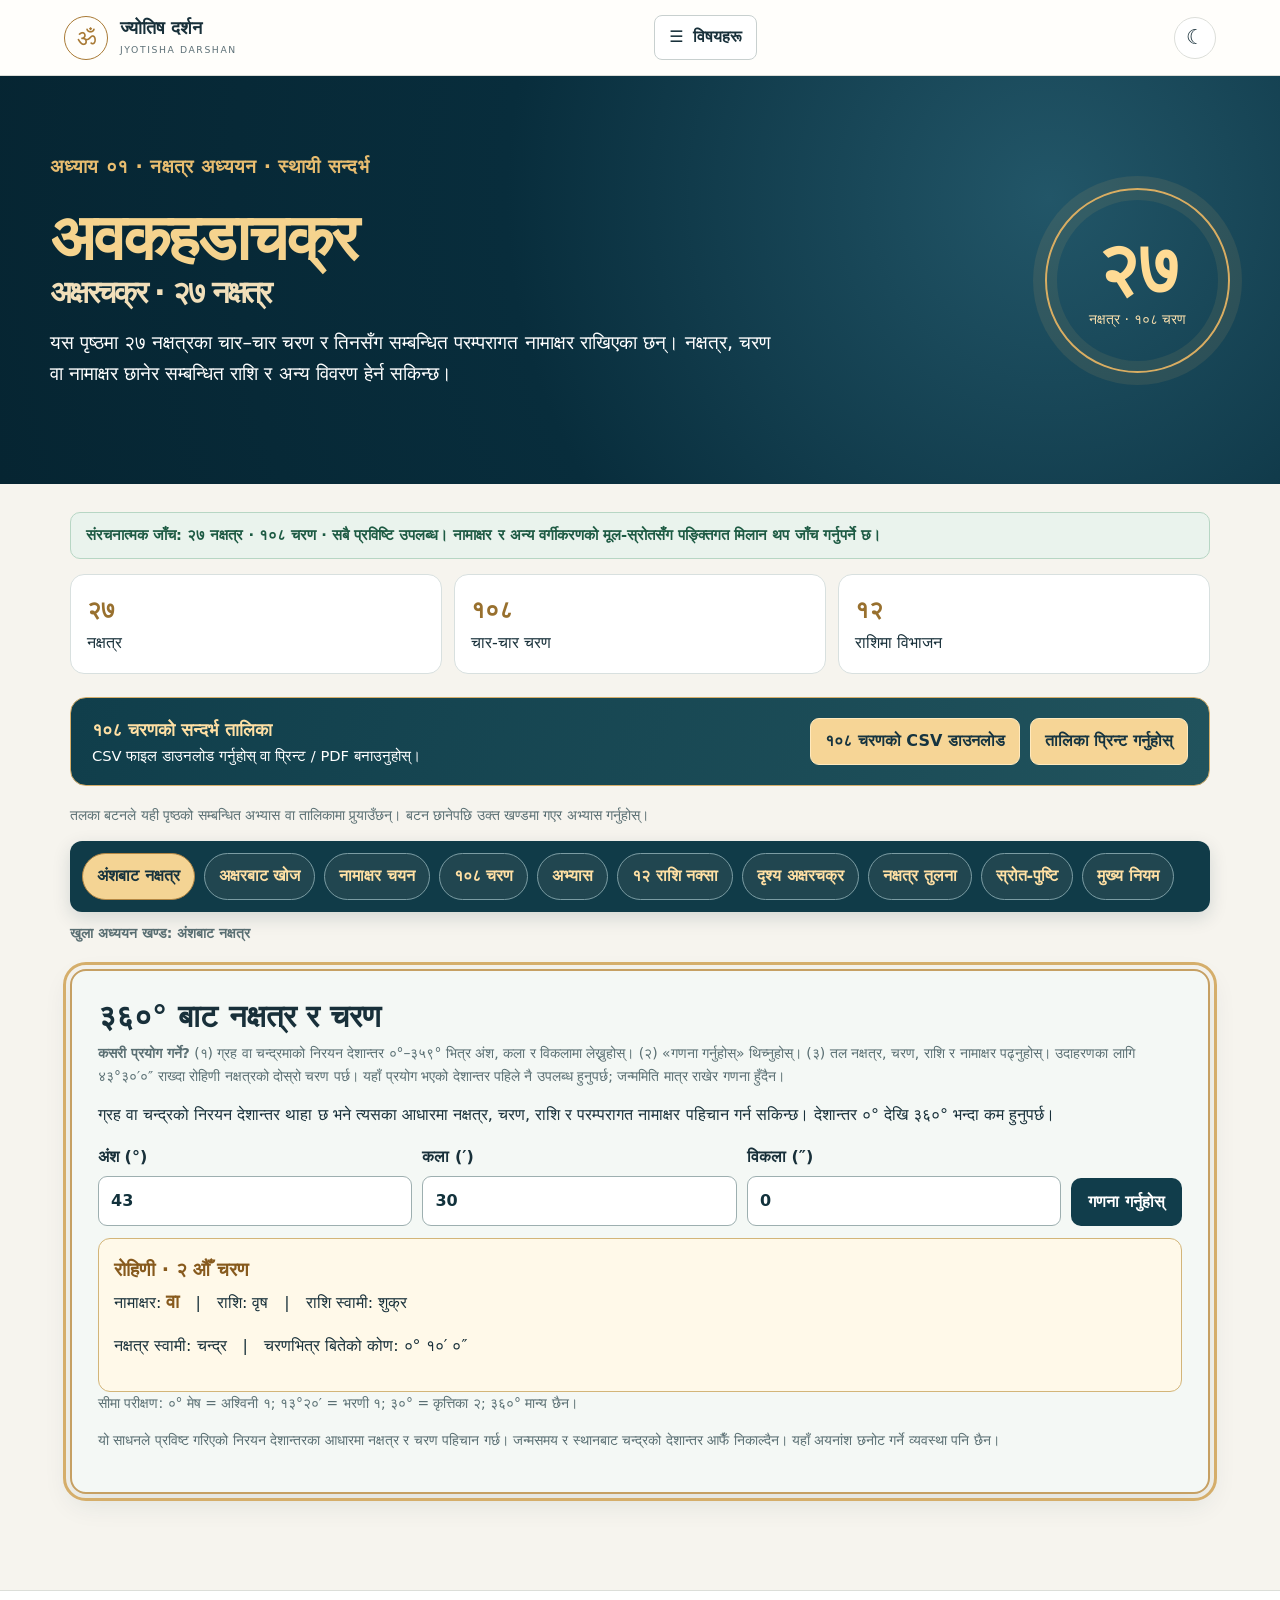
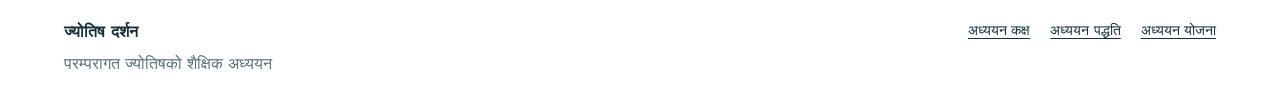
<file: akshara-chakra.html>
<!doctype html><html lang="ne"><head><meta charset="utf-8"><meta name="viewport" content="width=device-width,initial-scale=1"><meta name="theme-color" content="#092e3c"><title>अवकहडाचक्र (अक्षरचक्र) · २७ नक्षत्र | ज्योतिष दर्शन</title><link rel="stylesheet" href="style.css?v=127"><style>
:root{--ac-ink:#102e3b;--ac-gold:#d7ae66;--ac-line:#d7dedc}body{margin:0;font-family:system-ui,"Noto Sans Devanagari","Mukta",sans-serif;background:#f6f4ee;color:#18303a;line-height:1.65}.ac-header{background:#062d3b;color:#fff;padding:15px max(22px,calc((100vw - 1200px)/2));display:flex;justify-content:space-between;align-items:center;gap:20px;flex-wrap:wrap}.ac-header a{color:#f9d998;text-decoration:none;font-weight:750}.ac-header nav{display:flex;gap:22px;flex-wrap:wrap}.ac-hero{background:radial-gradient(circle at 82% 30%,#225668,#082d3c 50%,#062532);color:#fff;padding:clamp(35px,6vw,75px) 24px}.ac-hero-inner{max-width:1180px;margin:auto;display:grid;grid-template-columns:minmax(0,1fr) auto;align-items:center;gap:35px}.ac-kicker{color:#e8bd70;font-weight:800;letter-spacing:.02em}.ac-hero h1{font-size:clamp(2.35rem,5vw,4.8rem);line-height:1.15;margin:8px 0 16px;color:#f5d38e}.ac-hero p{max-width:740px;font-size:clamp(1rem,1.5vw,1.2rem)}.ac-medallion{border:2px solid #d9ad62;width:185px;height:185px;border-radius:50%;display:grid;place-content:center;text-align:center;box-shadow:0 0 0 12px #d9ad621c,inset 0 0 0 10px #d9ad621a}.ac-medallion strong{font-size:4.5rem;line-height:1.1;color:#ffdb94}.ac-medallion span{font-size:.9rem;color:#f8dfad}.ac-main{max-width:1180px;margin:0 auto;padding:28px 20px 70px}.ac-lead{display:grid;grid-template-columns:repeat(3,minmax(0,1fr));gap:12px;margin-bottom:23px}.ac-lead div{background:white;border:1px solid #d8e0df;border-radius:14px;padding:16px}.ac-lead strong{display:block;color:#98702e;font-size:1.5rem}.ac-panel{background:#fff;border:1px solid #d6dedc;border-radius:20px;padding:clamp(18px,3vw,30px);box-shadow:0 12px 30px #0c2f3b0b}.ac-panel h2{font-size:clamp(1.55rem,2.6vw,2.2rem);line-height:1.3;margin:0 0 8px}.ac-controls{display:flex;gap:12px;flex-wrap:wrap;margin:20px 0}.ac-controls input,.ac-controls select{border:1px solid #9eafaf;border-radius:10px;background:#fff;color:#173440;padding:12px;font:inherit;min-width:0}.ac-controls input{flex:2 1 240px}.ac-controls select{flex:1 1 180px}.ac-controls :focus-visible,.ac-card:focus-visible{outline:3px solid #bd8a35;outline-offset:3px}.ac-grid{display:grid;grid-template-columns:repeat(3,minmax(0,1fr));gap:14px}.ac-card{border:1px solid #d4dedb;border-radius:15px;padding:18px;background:#fbfcfa;text-align:left;color:#14303d;font:inherit;cursor:pointer;transition:border-color .15s,transform .15s}.ac-card:hover,.ac-card[aria-pressed=true]{border-color:#b58843;background:#fff9ed;transform:translateY(-1px)}.ac-card-top{display:flex;justify-content:space-between;align-items:start;gap:8px}.ac-num{font-size:.83rem;color:#956d35;font-weight:750}.ac-card h3{font-size:1.35rem;line-height:1.3;margin:7px 0}.ac-card p{margin:5px 0;font-size:.93rem}.ac-padas{display:grid;grid-template-columns:repeat(4,minmax(0,1fr));gap:5px;margin-top:12px}.ac-padas span{background:#eaf1ef;border-radius:8px;padding:7px 4px;text-align:center;font-size:1.15rem;font-weight:800}.ac-detail{margin-top:22px;padding:20px;border:1px solid #d2ac6d;background:#fff8e9;border-radius:14px;scroll-margin-top:24px}.ac-detail h3{margin:0 0 7px;font-size:1.5rem}.ac-detail-grid{display:grid;grid-template-columns:repeat(4,minmax(0,1fr));gap:8px;margin-top:12px}.ac-detail-grid div{padding:12px;background:#fff;border-radius:10px;text-align:center;border:1px solid #ecdcbf}.ac-detail-grid strong{display:block;font-size:1.6rem;color:#875c20}.ac-note{margin-top:20px;background:#edf4f1;border-left:4px solid #a77b39;padding:17px 20px;border-radius:8px}.ac-note p{margin:6px 0}.ac-empty{padding:24px;text-align:center;color:#5d7077}footer{padding:25px;text-align:center;color:#6b777a}@media(max-width:850px){.ac-grid{grid-template-columns:repeat(2,minmax(0,1fr))}.ac-hero-inner{grid-template-columns:1fr}.ac-medallion{display:none}}@media(max-width:540px){.ac-grid,.ac-lead{grid-template-columns:1fr}.ac-card{padding:15px}.ac-detail-grid{grid-template-columns:repeat(2,minmax(0,1fr))}.ac-header nav{gap:10px}.ac-hero{padding:35px 20px}}
html[data-theme=dark] body{background:#092531;color:#e9f1ed}html[data-theme=dark] .ac-panel,html[data-theme=dark] .ac-lead div{background:#103540;color:#f0f4f0;border-color:#41616a}html[data-theme=dark] .ac-card{background:#153b47;color:#f0f4f0;border-color:#48616a}html[data-theme=dark] .ac-card:hover,html[data-theme=dark] .ac-card[aria-pressed=true]{background:#244a51;border-color:#f0c77d}html[data-theme=dark] .ac-padas span{background:#294d56;color:#fce1aa}html[data-theme=dark] .ac-detail{background:#273c3c;color:#f0f4f0}html[data-theme=dark] .ac-detail-grid div{background:#153540;border-color:#5e6d66}html[data-theme=dark] .ac-note{background:#183b46;color:#eaf3ed}html[data-theme=dark] .ac-controls input,html[data-theme=dark] .ac-controls select{background:#173d48;color:#fff;border-color:#68818a}
.ac-tool{margin-top:24px;padding:clamp(17px,2.5vw,26px);background:#f4f8f5;border:1px solid #cddbd5;border-radius:16px}.ac-tool h2{margin:0 0 7px;font-size:clamp(1.45rem,2.4vw,2rem)}.ac-tool-grid{display:grid;grid-template-columns:repeat(2,minmax(0,1fr));gap:13px;margin:16px 0}.ac-tool label{display:block;font-weight:750}.ac-tool select,.ac-tool input{width:100%;margin-top:5px;padding:11px 12px;border:1px solid #9dafb0;border-radius:9px;background:#fff;color:#12323c;font:inherit}.ac-result{background:#fff;border:1px solid #d2ae73;border-radius:12px;padding:17px;margin-top:13px}.ac-result strong{color:#80571c}.ac-result .ac-padas{max-width:500px}.ac-result .ac-padas span.active{background:#f4d594;color:#132c35;outline:2px solid #a97b32}.ac-table-wrap{overflow-x:auto;border:1px solid #d6dfdc;border-radius:12px;margin-top:16px}.ac-table{width:100%;border-collapse:collapse;min-width:710px}.ac-table th{background:#123b48;color:#fff;text-align:left;padding:11px}.ac-table td{padding:10px;border-bottom:1px solid #dce3df}.ac-table tr:nth-child(even){background:#f2f7f4}.ac-table td:nth-child(3){font-weight:750;color:#805b26}.ac-table tr:last-child td{border-bottom:0}.ac-legend{font-size:.92rem;color:#526a70}.ac-muted{color:#6c7775}.ac-quiz-options{display:grid;grid-template-columns:repeat(4,minmax(0,1fr));gap:9px;margin-top:13px}.ac-quiz-options button{font:inherit;font-weight:750;font-size:1.2rem;padding:13px;border-radius:10px;border:1px solid #b4c8c6;background:#fff;color:#173a43;cursor:pointer}.ac-quiz-options button:hover,.ac-quiz-options button:focus-visible{border-color:#ae7b34;outline:2px solid #e3c58c}.ac-next{font:inherit;font-weight:750;border:0;border-radius:9px;background:#133e4b;color:#fff;padding:11px 20px;cursor:pointer;margin-top:12px}.ac-next:disabled{opacity:.5;cursor:not-allowed}html[data-theme=dark] .ac-tool{background:#153844;border-color:#44646a}html[data-theme=dark] .ac-result{background:#12323d;color:#f0f3f1}html[data-theme=dark] .ac-result strong{color:#f4d18d}html[data-theme=dark] .ac-table td{border-color:#48646a}html[data-theme=dark] .ac-table tr:nth-child(even){background:#1b4650}html[data-theme=dark] .ac-table td:nth-child(3){color:#f4d18d}html[data-theme=dark] .ac-legend,html[data-theme=dark] .ac-muted{color:#c3d5d6}html[data-theme=dark] .ac-tool select,html[data-theme=dark] .ac-tool input,html[data-theme=dark] .ac-quiz-options button{background:#173b46;color:#fff;border-color:#708c92}@media(max-width:620px){.ac-tool-grid{grid-template-columns:1fr}.ac-quiz-options{grid-template-columns:repeat(2,minmax(0,1fr))}}
.ac-quicknav{display:flex;flex-wrap:wrap;gap:9px;margin:0 0 18px}.ac-quicknav a{padding:8px 13px;background:#e9f1ec;border:1px solid #d1ddd7;border-radius:999px;color:#143c46;text-decoration:none;font-weight:700;font-size:.92rem}.ac-quicknav a:hover{background:#f5e6c8}.ac-feature-grid{display:grid;grid-template-columns:repeat(2,minmax(0,1fr));gap:18px;margin:0 0 22px}.ac-feature-grid .ac-tool{margin:0}.ac-calc-btn{padding:11px 17px;border:0;border-radius:10px;background:#113d4b;color:#fff;font:inherit;font-weight:750;cursor:pointer}.ac-calc-btn:hover{background:#21566a}.ac-quick-result{margin-top:12px;border:1px solid #d3b579;background:#fff9e9;padding:15px;border-radius:12px;min-height:80px}.ac-quick-result strong{font-size:1.2rem;color:#875a1d}.ac-inline{display:flex;align-items:end;gap:10px;flex-wrap:wrap}.ac-inline label{flex:1 1 120px}.ac-inline input{width:100%;min-width:0}.ac-explainer{display:grid;grid-template-columns:repeat(3,minmax(0,1fr));gap:12px}.ac-explainer article{background:#fff;border:1px solid #d8e0dc;border-radius:12px;padding:16px}.ac-explainer h3{margin:0 0 6px;font-size:1.12rem}.ac-explainer p{margin:0;font-size:.94rem}.ac-secondary{font:inherit;border:1px solid #b98d4b;color:#123846;background:#fff7e8;padding:9px 14px;border-radius:9px;cursor:pointer;font-weight:700}.ac-error{color:#a43b28;font-weight:750}.ac-footnote{font-size:.87rem;color:#5a6f73}.ac-tool:target{outline:3px solid #d5ae6b;outline-offset:4px}html[data-theme=dark] .ac-quicknav a{background:#214650;color:#f6dfaf;border-color:#57747b}html[data-theme=dark] .ac-quick-result{background:#263f42;color:#f4f4ee}html[data-theme=dark] .ac-quick-result strong{color:#f8d698}html[data-theme=dark] .ac-explainer article{background:#183d48;border-color:#557078}html[data-theme=dark] .ac-secondary{background:#264854;color:#f4dcaa}html[data-theme=dark] .ac-footnote{color:#c0d4d7}@media(max-width:820px){.ac-feature-grid{grid-template-columns:1fr}}@media(max-width:550px){.ac-explainer{grid-template-columns:1fr}.ac-inline{display:grid;grid-template-columns:repeat(2,minmax(0,1fr))}.ac-inline .ac-calc-btn{grid-column:1/-1}}
.ac-classification{display:grid;grid-template-columns:repeat(2,minmax(0,1fr));gap:12px;margin-top:15px}.ac-classification div{border:1px solid #d4ded8;border-radius:12px;padding:13px;background:#fff}.ac-classification small{display:block;color:#61777b}.ac-classification strong{display:block;color:#825b25;font-size:1.25rem}.ac-filter-grid{display:flex;flex-wrap:wrap;gap:10px;margin:10px 0 17px}.ac-filter-grid label{font-weight:700;flex:1 1 180px}.ac-filter-grid select{display:block;width:100%;padding:10px;border:1px solid #a6b6b3;border-radius:9px;background:#fff;color:#173540;font:inherit}.ac-class-note{border-left:4px solid #c6a063;padding:12px 15px;background:#f7f3e9;border-radius:7px;margin:12px 0}.ac-badge{display:inline-block;border-radius:999px;padding:2px 9px;background:#e9f0eb;color:#315661;font-size:.85rem;font-weight:700}html[data-theme=dark] .ac-classification div{background:#183d48;border-color:#58747a}html[data-theme=dark] .ac-classification strong{color:#f4d49b}html[data-theme=dark] .ac-classification small{color:#c2d6d7}html[data-theme=dark] .ac-class-note{background:#23434a;color:#e9f1ed}html[data-theme=dark] .ac-filter-grid select{background:#183c47;color:#fff;border-color:#6b888e}html[data-theme=dark] .ac-badge{background:#31535c;color:#f5dba7}@media(max-width:500px){.ac-classification{grid-template-columns:1fr}}.ac-table-actions{display:flex;flex-wrap:wrap;gap:10px;margin:13px 0}.ac-table-actions button{font:inherit;padding:9px 14px;background:#123b48;color:#fff;border:1px solid #d2ac6d;border-radius:9px;cursor:pointer}.ac-table-actions button:focus-visible{outline:3px solid #d7b16e;outline-offset:2px}.ac-pada-pill{display:inline-block;background:#e5f0eb;padding:3px 8px;border-radius:7px;font-weight:700}.ac-source-status{padding:15px;border:1px solid #d5b781;border-radius:12px;background:#fff9e9;margin:16px 0}.ac-source-status strong{color:#79551e}.ac-source-status ul{margin:8px 0 0;padding-left:24px}.ac-table th{position:sticky;top:0;z-index:1}.ac-table tbody tr:hover{background:#f8edda}.ac-table td{white-space:nowrap}html[data-theme=dark] .ac-source-status{background:#243f44;color:#eef2ec}html[data-theme=dark] .ac-source-status strong{color:#f3d29a}html[data-theme=dark] .ac-pada-pill{background:#315661;color:#f9e5b9}html[data-theme=dark] .ac-table tbody tr:hover{background:#32515a}@media print{.ac-header,.ac-quicknav,.ac-controls,.ac-filter-grid,.ac-quiz-options,.ac-table-actions,.ac-calc-btn,.ac-next,.ac-feature-grid{display:none!important}.ac-panel,.ac-tool{box-shadow:none!important;border:1px solid #aaa!important;break-inside:avoid}.ac-table-wrap{overflow:visible}.ac-table{font-size:10px;min-width:0}.ac-table td,.ac-table th{padding:5px!important;white-space:normal}body{background:white!important;color:black!important}.ac-hero{padding:16px!important;background:white!important;color:black!important}.ac-hero h1{color:black!important}}.ac-download-bar{display:flex;align-items:center;justify-content:space-between;flex-wrap:wrap;gap:16px;background:linear-gradient(110deg,#103e4b,#21535d);color:#fff;border:1px solid #d5ae6b;border-radius:16px;padding:17px 21px;margin:0 0 18px}.ac-download-bar strong{display:block;color:#ffe0a4;font-size:1.12rem}.ac-download-bar span{display:block;font-size:.92rem}.ac-download-bar .ac-table-actions{margin:0}.ac-download-bar .ac-table-actions button{background:#f6d596;color:#163440;border:1px solid #ffe9bd;font-weight:800}.ac-download-bar .ac-table-actions button:hover{background:#fff0cc}@media(max-width:600px){.ac-download-bar{align-items:stretch}.ac-download-bar .ac-table-actions{display:grid;grid-template-columns:1fr;width:100%}}.ac-compare{display:grid;grid-template-columns:repeat(2,minmax(0,1fr));gap:14px}.ac-compare article{background:#fff;border:1px solid #cddad5;border-radius:13px;padding:17px}.ac-compare h3{font-size:1.35rem;margin:0 0 10px}.ac-compare dl{display:grid;grid-template-columns:1fr auto;gap:6px 14px;margin:0}.ac-compare dt{color:#52686c}.ac-compare dd{margin:0;font-weight:800}.ac-compare-note{margin:15px 0 0;padding:13px;background:#fff6e4;border-left:4px solid #bc8a42;border-radius:8px}.ac-status-table{width:100%;border-collapse:collapse;margin:12px 0}.ac-status-table td,.ac-status-table th{padding:10px;text-align:left;border-bottom:1px solid #d5dfdc}.ac-status-table th{background:#173d49;color:#fff}.ac-status-table td:last-child{font-weight:750}.ac-status-pending{color:#9a682c}.ac-status-partial{color:#507e68}html[data-theme=dark] .ac-compare article{background:#173b46;border-color:#56727a}html[data-theme=dark] .ac-compare dt{color:#c0d6d6}html[data-theme=dark] .ac-compare-note{background:#33453f;color:#f2ebd9}html[data-theme=dark] .ac-status-pending{color:#f0c78a}html[data-theme=dark] .ac-status-partial{color:#a3d5b5}@media(max-width:650px){.ac-compare{grid-template-columns:1fr}}.ac-matrix-wrap{overflow-x:auto;margin-top:14px;border:1px solid #d2dfd9;border-radius:12px}.ac-matrix{width:100%;border-collapse:separate;border-spacing:0;min-width:650px}.ac-matrix th,.ac-matrix td{padding:7px 8px;border-bottom:1px solid #dce4df;text-align:center}.ac-matrix thead th{background:#123b48;color:#fff}.ac-matrix tbody th{text-align:left;white-space:nowrap;font-weight:750}.ac-matrix button{font:inherit;cursor:pointer;border:1px solid #b8d0c5;background:#edf5ef;color:#143c45;border-radius:8px;padding:7px 10px;min-width:52px;font-weight:800}.ac-matrix button:hover,.ac-matrix button:focus-visible{background:#f5d89f;border-color:#b17c31;outline:2px solid #d7b36e}.ac-matrix button[aria-pressed=true]{background:#d8ae62;color:#172c32;border-color:#8b682c}.ac-matrix-summary{background:#fff9e8;border:1px solid #d7b878;border-radius:11px;padding:14px;margin-top:12px}.ac-matrix-summary strong{color:#855a1c}.ac-matrix-key{font-size:.9rem;color:#5e7275}.ac-matrix tbody tr:hover{background:#f4f7f0}html[data-theme=dark] .ac-matrix button{background:#244c55;color:#f7e5b7;border-color:#688388}html[data-theme=dark] .ac-matrix button[aria-pressed=true]{background:#e0b96c;color:#142c32}html[data-theme=dark] .ac-matrix-summary{background:#273f43;color:#f4f1e8}html[data-theme=dark] .ac-matrix-summary strong{color:#f7d69b}html[data-theme=dark] .ac-matrix-key{color:#c5d7d8}html[data-theme=dark] .ac-matrix tbody tr:hover{background:#224853}.ac-rashi-grid{display:grid;grid-template-columns:repeat(4,minmax(0,1fr));gap:11px;margin:16px 0}.ac-rashi-grid button{border:1px solid #c5d8d3;border-radius:12px;background:#fff;color:#173a45;padding:15px 12px;text-align:left;cursor:pointer;font:inherit;min-height:94px}.ac-rashi-grid button strong{display:block;font-size:1.2rem}.ac-rashi-grid button small{display:block;color:#657a7b}.ac-rashi-grid button:hover,.ac-rashi-grid button[aria-pressed=true]{background:#fff3d9;border-color:#b58b47}.ac-rashi-grid button:focus-visible{outline:3px solid #d5ad6c;outline-offset:2px}.ac-rashi-padas{display:grid;grid-template-columns:repeat(3,minmax(0,1fr));gap:10px;margin:15px 0}.ac-rashi-padas button{border:1px solid #c7d8d3;background:#fff;border-radius:10px;padding:13px 10px;font:inherit;color:#183a44;cursor:pointer;text-align:left}.ac-rashi-padas button strong{display:block;color:#8a6028;font-size:1.3rem}.ac-rashi-padas button span{display:block;font-size:.9rem}.ac-rashi-padas button:hover,.ac-rashi-padas button:focus-visible{border-color:#aa7d36;background:#fff5de;outline:2px solid #d5b475}.ac-rashi-result{padding:15px;background:#fff9ea;border:1px solid #dfc38c;border-radius:12px}.ac-rashi-result strong{color:#8b612a}html[data-theme=dark] .ac-rashi-grid button,html[data-theme=dark] .ac-rashi-padas button{background:#1a414c;color:#f4f4ed;border-color:#607b80}html[data-theme=dark] .ac-rashi-grid button[aria-pressed=true],html[data-theme=dark] .ac-rashi-grid button:hover,html[data-theme=dark] .ac-rashi-padas button:hover{background:#34535a;border-color:#e2bd7b}html[data-theme=dark] .ac-rashi-grid button small{color:#cadbdd}html[data-theme=dark] .ac-rashi-padas button strong,html[data-theme=dark] .ac-rashi-result strong{color:#f1d397}html[data-theme=dark] .ac-rashi-result{background:#23444a;color:#f2f1e9}@media(max-width:850px){.ac-rashi-grid{grid-template-columns:repeat(3,minmax(0,1fr))}}@media(max-width:570px){.ac-rashi-grid{grid-template-columns:repeat(2,minmax(0,1fr))}.ac-rashi-padas{grid-template-columns:repeat(2,minmax(0,1fr))}}.ac-data-check{margin:0 0 15px;padding:10px 15px;background:#eaf3ed;color:#1d5a43;border:1px solid #b7d6c4;border-radius:10px;font-weight:750;font-size:.92rem}.ac-data-check[data-status=error]{background:#fff1e8;color:#a13b22;border-color:#e6a88e}html[data-theme=dark] .ac-data-check{background:#193d37;color:#d3f3de;border-color:#4d8168}html[data-theme=dark] .ac-data-check[data-status=error]{background:#4b302a;color:#ffe0d1}.ac-quiz-options button.ac-answer-correct,.ac-quiz-options button.ac-answer-correct:disabled{border:3px solid #27704a;background:#e1f3e7;color:#154c32;opacity:1}.ac-quiz-options button.ac-answer-wrong,.ac-quiz-options button.ac-answer-wrong:disabled{border:3px solid #a94c3b;background:#fff0eb;color:#842e22;opacity:1}.ac-quiz-options button:disabled{cursor:default;opacity:.72}html[data-theme=dark] .ac-quiz-options button.ac-answer-correct:disabled{background:#194c38;color:#d8f6df;border-color:#79d09b}html[data-theme=dark] .ac-quiz-options button.ac-answer-wrong:disabled{background:#57352f;color:#ffe0d7;border-color:#ec9985} .ac-quicknav a:focus-visible{outline:3px solid #d7ae66;outline-offset:3px}.ac-quicknav a[aria-current="location"]{background:#f6dfaa;color:#173440;border-color:#a77b39}html{scroll-behavior:smooth} [id^="ac"]{scroll-margin-top:22px}@media(prefers-reduced-motion:reduce){html{scroll-behavior:auto}} .ac-quicknav{display:flex!important;flex-wrap:wrap;gap:9px;position:relative;z-index:3}.ac-quicknav .ac-nav-button{appearance:none;display:inline-block;pointer-events:auto;position:relative;z-index:4;padding:9px 14px;border:1px solid #7b9ca3;border-radius:999px;background:#214650;color:#ffe0a4;font:inherit;font-weight:750;cursor:pointer;touch-action:manipulation}.ac-quicknav .ac-nav-button:hover,.ac-quicknav .ac-nav-button:focus-visible,.ac-quicknav .ac-nav-button[aria-pressed=true]{background:#f4d494;color:#16333d;border-color:#b48744;outline-offset:2px}.ac-quicknav .ac-nav-button:focus-visible{outline:3px solid #b48744}#acNavStatus{margin:4px 0 20px}body.ac-module-mode section.ac-tool[hidden]{display:none!important}body.ac-module-mode .ac-feature-grid.ac-module-feature-active{grid-template-columns:minmax(0,1fr)}body.ac-module-mode .ac-feature-grid:not(.ac-module-feature-active){display:none}body.ac-module-mode .ac-quicknav{margin-bottom:10px}body.ac-module-mode section.ac-tool:not([hidden]){border:2px solid #c6a063;box-shadow:0 10px 28px #0b344017} body.ac-module-mode .ac-quicknav{position:sticky;top:0;z-index:50;background:#103b48;padding:12px;border-radius:12px;max-height:42vh;overflow-y:auto;box-shadow:0 6px 18px #102e3b25}body.ac-module-mode .ac-tool{scroll-margin-top:160px}body.ac-module-mode #acNavStatus{font-weight:700} #acModuleWorkspace{display:block!important;min-height:260px;margin:16px 0 26px;position:relative;z-index:2}#acModuleWorkspace>.ac-tool{width:100%;max-width:100%;display:block;box-sizing:border-box}#acModuleWorkspace>.ac-tool[hidden]{display:none!important}body.ac-module-mode .ac-feature-grid{display:none!important}body.ac-module-mode .ac-panel:has(#acGrid){display:none!important}body.ac-module-mode #acModuleWorkspace>.ac-tool:not([hidden]){display:block!important} .ac-syllable-picker{border:1px solid #b99b63;border-radius:14px;padding:16px;margin:14px 0;background:rgba(197,161,93,.09)}.ac-syllable-picker p{margin:0 0 10px}.ac-syllable-grid{display:grid;grid-template-columns:repeat(auto-fill,minmax(64px,1fr));gap:8px;max-height:300px;overflow-y:auto;margin:12px 0}.ac-syllable-grid button{border:1px solid #9f8661;border-radius:9px;padding:9px 5px;background:#254653;color:#fff0c7;font:inherit;font-weight:700;cursor:pointer;min-height:46px}.ac-syllable-grid button:hover,.ac-syllable-grid button:focus-visible,.ac-syllable-grid button[aria-pressed=true]{background:#dfbd78;color:#18343e;outline-offset:2px}.ac-syllable-grid button small{display:block;font-size:.65rem;font-weight:400}.ac-syllable-picker input{width:100%;box-sizing:border-box;padding:10px;border-radius:8px;border:1px solid #9f8661}html[data-theme=dark] .ac-syllable-picker{background:#1d3b44;color:#f2eadb}html[data-theme=dark] .ac-lead strong{color:#e8c790}
</style><style>
/* Shared site navigation; retain the akshara-specific content design. */
body>.site-header{width:100%;z-index:100}
body>.site-header .brand{color:var(--ink)}
body>.ac-site-footer{display:flex;justify-content:space-between;align-items:flex-start;gap:24px;flex-wrap:wrap;padding:28px max(5vw,calc((100vw - 1200px)/2));border-top:1px solid var(--line);background:var(--white);color:var(--ink);text-align:left}
body>.ac-site-footer p{margin:6px 0 0;color:var(--muted)}
body>.ac-site-footer>div:last-child{display:flex;gap:20px;flex-wrap:wrap}
body>.ac-site-footer a{text-decoration:underline;text-underline-offset:3px}
html[data-theme=dark] body>.ac-site-footer{background:#142f3a;color:#f1eee6;border-color:#48636b}
html[data-theme=dark] body>.ac-site-footer p{color:#c6d6d8}
@media(max-width:700px){body>.ac-site-footer{padding:24px 20px}body>.site-header{position:sticky;top:0}}
</style><script>(function(){try{var t=localStorage.getItem('jyotisha-reader-theme-v1');if(t==='dark'||t==='light')document.documentElement.dataset.theme=t;else if(matchMedia('(prefers-color-scheme:dark)').matches)document.documentElement.dataset.theme='dark'}catch(e){}})();</script><link rel="icon" href="icon.svg"></head><body><a class="skip-to-content" href="#main-content">मुख्य सामग्रीमा जानुहोस्</a><header class="site-header"><a class="brand" href="index.html#home"><span class="brandmark">ॐ</span><span><strong>ज्योतिष दर्शन</strong><small>JYOTISHA DARSHAN</small></span></a><button class="menu" id="menu" type="button" aria-label="विषय सूची खोल्नुहोस्" aria-controls="nav" aria-expanded="false">☰ <span>विषयहरू</span></button><nav id="nav" aria-label="मुख्य नेभिगेसन"><a href="index.html#home">गृहपृष्ठ</a><a href="index.html#dashboard">अध्ययन कक्ष</a><a href="index.html?chapter=1">पाठहरू</a><a href="akshara-chakra.html" aria-current="page">अक्षरचक्र</a><a href="course.html">अध्ययन योजना</a></nav><button type="button" id="themeToggle" class="theme-toggle" aria-label="अँध्यारो रूप प्रयोग गर्नुहोस्" aria-pressed="false" title="उज्यालो / अँध्यारो रूप">☾</button></header><section class="ac-hero"><div class="ac-hero-inner"><div><p class="ac-kicker">अध्याय ०१ · नक्षत्र अध्ययन · स्थायी सन्दर्भ</p><h1>अवकहडाचक्र <span style="font-size:.48em;display:block;color:#f1dfba">अक्षरचक्र · २७ नक्षत्र</span></h1><p>यस पृष्ठमा २७ नक्षत्रका चार–चार चरण र तिनसँग सम्बन्धित परम्परागत नामाक्षर राखिएका छन्। नक्षत्र, चरण वा नामाक्षर छानेर सम्बन्धित राशि र अन्य विवरण हेर्न सकिन्छ।</p></div><div class="ac-medallion" aria-hidden="true"><strong>२७</strong><span>नक्षत्र · १०८ चरण</span></div></div></section><main id="main-content" class="ac-main" tabindex="-1"><div class="ac-data-check" role="status" id="acDataCheck" aria-live="polite">२७ नक्षत्र र १०८ चरणको तालिका जाँच हुँदैछ…</div><section class="ac-note" aria-labelledby="acNewNotes"><h2 id="acNewNotes">नामाक्षर कसरी निकाल्ने? अध्ययन नोटको विधि</h2><p>जन्म नक्षत्र थाहा भएपछि <strong>भभोगलाई चारले भाग</strong> गर्दा एक चरणको अवधि आउँछ। त्यसलाई क्रमशः १, २, ३ र ४ ले गुणा गरेर चरणका सीमा निकाल्नुहोस्। जन्मको <strong>भयात</strong> पहिलो पटक जुन सीमाभित्र पर्छ, त्यही चरणको नामाक्षर लिनुहोस्। समयको घडी–पला लेखाइलाई दशमलव सङ्ख्या नसम्झनुहोस्: १ घडी = ६० पला।</p><p><strong>अश्विनीको उदाहरण:</strong> भभोग ५७ घडी र भयात ३० घडी भए एक चरण १४ घडी १५ पला हुन्छ। चरणका सीमा १४/१५, २८/३०, ४२/४५ र ५७/०० हुन्। भयात ३०/०० दोस्रो सीमा नाघेर तेस्रो सीमाभित्र पर्ने भएकाले <strong>तेस्रो चरण, नामाक्षर «चो»</strong> हुन्छ।</p><p><strong>रोहिणीको अर्को उदाहरण:</strong> भभोग ५५/५८ र भयात १४/४० हुँदा पहिलो चरणको सीमा १३/५९/३० हो। त्यसैले जन्म दोस्रो चरणमा पर्छ र नामाक्षर <strong>«वा»</strong> हुन्छ। यस उदाहरणमा जन्मराशि वृष र राशिस्वामी शुक्र हुन्।</p><p class="ac-muted">स्रोत: अद्यावधिक ज्योतिष अध्ययन नोट, अध्याय ५.६, पृष्ठ ५३–५५। यस पृष्ठका अंशबाट गरिने गणना र भयात–भभोगबाट गरिने गणना फरक प्रारम्भिक तथ्यमा आधारित दुई विधि हुन्; उपलब्ध तथ्यअनुसार उपयुक्त विधि छान्नुहोस्।</p></section><div class="ac-lead"><div><strong>२७</strong>नक्षत्र</div><div><strong>१०८</strong>चार-चार चरण</div><div><strong>१२</strong>राशिमा विभाजन</div></div><div class="ac-download-bar" aria-label="डाउनलोड र प्रिन्ट"><div><strong>१०८ चरणको सन्दर्भ तालिका</strong><span>CSV फाइल डाउनलोड गर्नुहोस् वा प्रिन्ट / PDF बनाउनुहोस्।</span></div><div class="ac-table-actions"><button type="button" id="acDownloadCsv">१०८ चरणको CSV डाउनलोड</button><button type="button" id="acPrintTable">तालिका प्रिन्ट गर्नुहोस्</button></div></div><p class="ac-footnote" id="acNavHelp">तलका बटनले यही पृष्ठको सम्बन्धित अभ्यास वा तालिकामा पुर्‍याउँछन्। बटन छानेपछि उक्त खण्डमा गएर अभ्यास गर्नुहोस्।</p><div class="ac-quicknav" role="group" aria-label="अक्षरचक्रका खण्डहरू"><button type="button" class="ac-nav-button" data-target="acLocator" aria-controls="acLocator">अंशबाट नक्षत्र</button><button type="button" class="ac-nav-button" data-target="acReverse" aria-controls="acReverse">अक्षरबाट खोज</button><button type="button" class="ac-nav-button" data-target="acNamingTitle" aria-controls="acNamingTitle">नामाक्षर चयन</button><button type="button" class="ac-nav-button" data-target="acTableTitle" aria-controls="acTableTitle">१०८ चरण</button><button type="button" class="ac-nav-button" data-target="acQuizTitle" aria-controls="acQuizTitle">अभ्यास</button><button type="button" class="ac-nav-button" data-target="acRashi" aria-controls="acRashi">१२ राशि नक्सा</button><button type="button" class="ac-nav-button" data-target="acMatrix" aria-controls="acMatrix">दृश्य अक्षरचक्र</button><button type="button" class="ac-nav-button" data-target="acCompare" aria-controls="acCompare">नक्षत्र तुलना</button><button type="button" class="ac-nav-button" data-target="acVerification" aria-controls="acVerification">स्रोत-पुष्टि</button><button type="button" class="ac-nav-button" data-target="acConcepts" aria-controls="acConcepts">मुख्य नियम</button></div><p id="acNavStatus" class="ac-footnote" role="status" aria-live="polite">खण्ड छान्न माथिका बटन प्रयोग गर्नुहोस्।</p><div class="ac-feature-grid"><section class="ac-tool" id="acLocator" aria-labelledby="acLocatorTitle"><h2 id="acLocatorTitle">३६०° बाट नक्षत्र र चरण</h2><p class="ac-footnote"><strong>कसरी प्रयोग गर्ने?</strong> (१) ग्रह वा चन्द्रमाको निरयन देशान्तर ०°–३५९° भित्र अंश, कला र विकलामा लेख्नुहोस्। (२) «गणना गर्नुहोस्» थिच्नुहोस्। (३) तल नक्षत्र, चरण, राशि र नामाक्षर पढ्नुहोस्। उदाहरणका लागि ४३°३०′०″ राख्दा रोहिणी नक्षत्रको दोस्रो चरण पर्छ। यहाँ प्रयोग भएको देशान्तर पहिले नै उपलब्ध हुनुपर्छ; जन्ममिति मात्र राखेर गणना हुँदैन।</p><p>ग्रह वा चन्द्रको निरयन देशान्तर थाहा छ भने त्यसका आधारमा नक्षत्र, चरण, राशि र परम्परागत नामाक्षर पहिचान गर्न सकिन्छ। देशान्तर ०° देखि ३६०° भन्दा कम हुनुपर्छ।</p><form id="acDegreeForm"><div class="ac-inline"><label>अंश (°)<input id="acDegree" type="number" min="0" max="359" step="1" value="43" required></label><label>कला (′)<input id="acMinute" type="number" min="0" max="59" step="1" value="30" required></label><label>विकला (″)<input id="acSecond" type="number" min="0" max="59.999" step="any" value="0" required></label><button class="ac-calc-btn" type="submit">गणना गर्नुहोस्</button></div></form><div id="acDegreeResult" class="ac-quick-result" aria-live="polite"></div><p class="ac-footnote">सीमा परीक्षण: ०° मेष = अश्विनी १; १३°२०′ = भरणी १; ३०° = कृत्तिका २; ३६०° मान्य छैन।</p><p class="ac-footnote">यो साधनले प्रविष्ट गरिएको निरयन देशान्तरका आधारमा नक्षत्र र चरण पहिचान गर्छ। जन्मसमय र स्थानबाट चन्द्रको देशान्तर आफैँ निकाल्दैन। यहाँ अयनांश छनोट गर्ने व्यवस्था पनि छैन।</p></section><section class="ac-tool" id="acReverse" aria-labelledby="acReverseTitle"><h2 id="acReverseTitle">नामाक्षरका आधारमा नक्षत्र खोज्नुहोस्</h2><p class="ac-footnote"><strong>कसरी प्रयोग गर्ने?</strong> खोज बाकसमा नामको आरम्भिक ध्वनि, जस्तै «लो» वा रोमन लिपिमा «Lo», लेख्नुहोस्। «लो» भरणीको चौथो चरण हो; «रो» स्वातीको तेस्रो चरण हो। मिल्ने नक्षत्र र चरण तल देखिन्छन्। एउटै ध्वनि एकभन्दा बढी स्थानमा भेटिन सक्छ। यो नामाक्षरको सन्दर्भ खोज हो, व्यक्तिको जन्मनक्षत्र पुष्टि गर्ने साधन होइन।</p><p>नामको सुरुवाती अक्षर वा ध्वनि प्रविष्ट गरी त्यससँग परम्परागत रूपमा जोडिएका नक्षत्र र चरण हेर्नुहोस्।</p><label for="acReverseInput">नामाक्षर वा सुरुवाती ध्वनि</label><input id="acReverseInput" type="search" placeholder="जस्तै: लो, रो, मा, Lo, Ro" autocomplete="off"><p class="ac-footnote" id="acRomanPreview" aria-live="polite"></p><div class="ac-syllable-picker"><p><strong>देवनागरी नामाक्षर छान्नुहोस्</strong> · नेपाली किबोर्ड नभए Lo वा Ro जस्ता रोमन अक्षर टाइप गर्नुहोस् वा तलको देवनागरी अक्षरमा थिच्नुहोस्। छानिएको अक्षर खोज बाकसमा आफैँ भरिन्छ।</p><label for="acSyllableFilter">अक्षर छिटो छान्न खोज्नुहोस्</label><input id="acSyllableFilter" type="search" placeholder="जस्तै: लो, lo, रो, ro" autocomplete="off"><p class="ac-footnote" id="acPickerRomanPreview" aria-live="polite"></p><div class="ac-syllable-grid" id="acSyllableGrid" role="group" aria-label="नक्षत्रका नामाक्षरहरू"></div><p class="ac-footnote" id="acSyllableCount"></p></div><div id="acReverseResult" class="ac-quick-result" aria-live="polite">खोज सुरु गर्न अक्षर लेख्नुहोस्।</div><p class="ac-footnote">नामको पहिलो अक्षरकै आधारमा कसैको जन्मनक्षत्र निश्चित गर्न सकिँदैन। यहाँ नामकरणसँग सम्बन्धित परम्परागत अक्षर र नक्षत्रको सम्बन्ध मात्र देखाइएको छ।</p></section></div><section class="ac-panel"><h2>नक्षत्र तथा नामाक्षरको सूची</h2><p>प्रत्येक नक्षत्रका चार नामाक्षर क्रमशः पहिलोदेखि चौथो चरणसम्मका हुन्। कुनै नक्षत्र छानेपछि त्यसको विस्तृत विवरण खुल्छ।</p><div class="ac-filter-grid"><label>गण<select id="acGanaFilter"><option value="">सबै गण</option><option>देव</option><option>मनुष्य</option><option>राक्षस</option></select></label><label>नाडी<select id="acNadiFilter"><option value="">सबै नाडी</option><option>आदि</option><option>मध्य</option><option>अन्त्य</option></select></label><label>योनि<select id="acYoniFilter"><option value="">सबै योनि</option></select></label></div><div class="ac-controls"><input id="acSearch" type="search" placeholder="नक्षत्र, अक्षर वा ग्रह खोज्नुहोस्…" aria-label="नक्षत्र, अक्षर वा ग्रह खोज्नुहोस्"><select id="acSign" aria-label="राशिअनुसार छान्नुहोस्"><option value="">सबै राशि</option><option>मेष</option><option>वृष</option><option>मिथुन</option><option>कर्कट</option><option>सिंह</option><option>कन्या</option><option>तुला</option><option>वृश्चिक</option><option>धनु</option><option>मकर</option><option>कुम्भ</option><option>मीन</option></select><select id="acLord" aria-label="नक्षत्र स्वामीअनुसार छान्नुहोस्"><option value="">सबै नक्षत्र स्वामी</option><option>केतु</option><option>शुक्र</option><option>सूर्य</option><option>चन्द्र</option><option>मङ्गल</option><option>राहु</option><option>बृहस्पति</option><option>शनि</option><option>बुध</option></select></div><p id="acCount" aria-live="polite"></p><div class="ac-grid" id="acGrid"></div><div id="acDetail" class="ac-detail" aria-live="polite"><h3>नक्षत्र छान्नुहोस्</h3><p>विवरण हेर्न माथिको कुनै कार्ड छान्नुहोस्।</p></div><section class="ac-tool" aria-labelledby="acNamingTitle"><h2 id="acNamingTitle">नामाक्षर पहिचान गर्ने अभ्यास</h2><p class="ac-footnote"><strong>अभ्यास:</strong> पहिले नक्षत्र छान्नुहोस्, त्यसपछि पहिलोदेखि चौथोमध्ये एउटा चरण छान्नुहोस्। परिणाममा देखिएको नामाक्षर टिप्नुहोस् र अर्को चरण छानेर भिन्नता तुलना गर्नुहोस्। नक्षत्र र चरण थाहा नभए पहिले «अंशबाट नक्षत्र» अभ्यास गर्नुहोस्।</p><p>नक्षत्र र चरण छानेपछि त्यससँग जोडिएको परम्परागत नामाक्षर देखिन्छ। यो सुविधा नक्षत्र र चरण पहिले नै थाहा भएको अवस्थामा प्रयोग गर्नका लागि हो; यसले जन्मनक्षत्र गणना गर्दैन।</p><div class="ac-tool-grid"><label>नक्षत्र<select id="acNameNak"></select></label><label>चरण<select id="acNamePada"><option value="0">पहिलो चरण</option><option value="1">दोस्रो चरण</option><option value="2">तेस्रो चरण</option><option value="3">चौथो चरण</option></select></label></div><div class="ac-result" id="acNameResult" aria-live="polite"></div></section><section class="ac-tool" aria-labelledby="acTableTitle"><h2 id="acTableTitle">२७ नक्षत्रका १०८ चरण: विस्तृत तालिका</h2><p class="ac-footnote"><strong>तालिका पढ्ने तरिका:</strong> एउटा नक्षत्रको चार पङ्क्ति हेर्नुहोस्। «चरण» ले चार भागमध्ये कुन भाग हो भन्छ; «नामाक्षर» ले त्यस भागसँग जोडिएको परम्परागत आरम्भिक ध्वनि देखाउँछ। «राशि» प्रत्येक चरणको अलग-अलग जाँच्नुहोस्, किनकि कुनै नक्षत्र दुई राशिमा पर्न सक्छ।</p><p class="ac-legend">प्रत्येक चरणको विस्तार ३°२०′ हुन्छ र नौ चरणले एउटा राशि पूरा गर्छन्। केही नक्षत्रका चरण दुई राशिमा पर्ने भएकाले तालिकामा प्रत्येक चरणको राशि छुट्टै देखाइएको छ।</p><p class="ac-legend">तालिका डाउनलोड गर्ने र छाप्ने विकल्प पृष्ठको माथिल्लो भागमा पनि राखिएका छन्।</p><div class="ac-table-wrap"><table class="ac-table"><thead><tr><th>नक्षत्र</th><th>चरण</th><th>नामाक्षर</th><th>राशि</th><th>नक्षत्र स्वामी</th><th>गण</th><th>नाडी</th><th>योनि</th><th>वैरयोनि</th></tr></thead><tbody id="acPadaRows"></tbody></table></div><div class="ac-source-status"><strong>स्रोत-पुष्टि अवस्था</strong><ul><li>नक्षत्र क्रम, चरण, राशि र नामाक्षर: संरचित अध्ययन तालिका।</li><li>गण, नाडी, योनि र वैरयोनि: मूल छविसँग अन्तिम पङ्क्तिगत जाँच आवश्यक।</li><li>वर्ण, वश्य, आसन: मूल चित्रका चरणगत प्रविष्टिहरू अझै पूर्ण रूपमा उतारिएका छैनन्।</li><li>अभिजित: अतिरिक्त परम्परागत प्रविष्टि, २७-नक्षत्रको समान-विभाजन गणनामा समावेश छैन।</li></ul></div><p class="ac-legend">गण, नाडी, योनि र वैरयोनि स्तम्भहरू तपाईंले उपलब्ध गराउनुभएको अवकहडाचक्रको पङ्क्ति र नक्षत्र क्रमसँग मिलाएर राखिएका छन्। मूल चित्रमा अभिजित अतिरिक्त स्तम्भका रूपमा आउँछ; त्यसलाई २७ नक्षत्रको क्रमाङ्कमा गाभिएको छैन। वर्ण, वश्य र आसनका बाँकी स्तम्भहरूमा चरणअनुसार फरक देखिने भएकाले स्रोतसँग थप पङ्क्ति-स्तरको पुष्टि आवश्यक छ।</p></section><section class="ac-tool" aria-labelledby="acQuizTitle"><h2 id="acQuizTitle">नक्षत्र, नामाक्षर र राशि · १५ प्रश्न</h2><p class="ac-footnote"><strong>प्रश्न हल गर्ने नमुना:</strong> «भरणीको चौथो चरणको नामाक्षर कुन हो?» भन्ने प्रश्न आएमा भरणीको क्रम ली–लू–ले–लो सम्झनुहोस्। चौथो स्थानको उत्तर «लो» हुन्छ। अनुमान गर्नुको सट्टा «१०८ चरण» तालिका हेरेर जाँच्ने बानी बसाल्नुहोस्।</p><p class="ac-footnote"><strong>स्वमूल्याङ्कन:</strong> प्रश्नमा दिइएको नक्षत्र र चरण ध्यानपूर्वक पढेर एउटा उत्तर छान्नुहोस्। उत्तर दिएपछि व्याख्या पढेर «अर्को प्रश्न» थिच्नुहोस्। उत्तर थाहा नभए पनि अघि बढ्न सक्नुहुन्छ। गल्ती भए «१०८ चरण» तालिकामा सम्बन्धित पङ्क्ति हेरेर पुनः अभ्यास गर्नुहोस्।</p><p>यस अभ्यासमा नामाक्षर, नक्षत्र, राशि र नक्षत्रस्वामीसम्बन्धी १५ मिश्रित प्रश्न आउँछन्। प्रत्येक उत्तरपछि कारणसहितको व्याख्या पढ्नुहोस्। «अर्को प्रश्न» सधैँ उपलब्ध छ; उत्तर नछानी थिच्दा प्रश्न छोडिएको मानिन्छ।</p><div class="ac-result" id="acQuiz" aria-live="polite"></div><button class="ac-next" id="acQuizNext" type="button">अर्को प्रश्न</button></section><section class="ac-tool" id="acRashi" aria-labelledby="acRashiTitle"><h2 id="acRashiTitle">१२ राशि अनुसार १०८ चरणको नक्सा</h2><p class="ac-footnote"><strong>कसरी प्रयोग गर्ने?</strong> पहिले १२ राशिमध्ये एउटा छान्नुहोस्। त्यस राशिका नौ चरण तल खुल्छन्। कुनै चरणमा थिच्दा त्यसको नक्षत्र, नामाक्षर र स्वामी देखिन्छ। उदाहरण: मेष राशिका अन्तिम चरणहरू कृत्तिका नक्षत्रमा पर्छन्, त्यसैले राशि र नक्षत्रको सीमा सधैँ मिल्दैन।</p><p>राशि छानेपछि त्यसमा पर्ने नौ चरण, सम्बन्धित नक्षत्र, नामाक्षर र राशिस्वामी देखिन्छन्। कुनै चरण छान्दा नामाक्षर खोज्ने भागमा पनि सोही चरणको विवरण देखिन्छ।</p><div id="acRashiGrid" class="ac-rashi-grid" role="group" aria-label="१२ राशि छान्नुहोस्"></div><h3 id="acRashiHeading"></h3><div id="acRashiPadas" class="ac-rashi-padas"></div><div id="acRashiResult" class="ac-rashi-result" aria-live="polite"></div><p class="ac-footnote">प्रत्येक राशि = ३०° = नौ चरण। नक्षत्र = १३°२०′ = चार चरण। यो समान निरयन विभाजनको शैक्षिक नक्सा हो।</p></section><section class="ac-tool" id="acMatrix" aria-labelledby="acMatrixTitle"><h2 id="acMatrixTitle">२७ × ४ चरणको दृश्य अक्षरचक्र</h2><p class="ac-footnote"><strong>उदाहरण:</strong> भरणीको पङ्क्तिमा ली, लू, ले, लो क्रमशः पहिलो, दोस्रो, तेस्रो र चौथो चरणका नामाक्षर हुन्। «लो» छानेपछि भरणीको चौथो चरण देखिनुपर्छ। यही विधिले अरू नक्षत्र पनि अभ्यास गर्नुहोस्।</p><p class="ac-footnote"><strong>दृश्य अभ्यास:</strong> चक्रमा नक्षत्रका चार-चार चरणको क्रम हेर्नुहोस्। कुनै अक्षर वा चरण छान्दा त्यसको नाम र स्थान सम्बन्धी विवरण तल खुल्छ। एउटै नक्षत्रका चार चरणको क्रम मिलाएर पढ्ने अभ्यास गर्नुहोस्।</p><p>प्रत्येक नक्षत्रका चार नामाक्षर एउटै पङ्क्तिमा राखिएका छन्। कुनै अक्षर छानेपछि त्यसको चरण, राशि, नक्षत्रस्वामी र परम्परागत वर्गीकरण तल हेर्न सकिन्छ।</p><div class="ac-matrix-wrap"><table class="ac-matrix"><thead><tr><th>नक्षत्र</th><th>१ चरण</th><th>२ चरण</th><th>३ चरण</th><th>४ चरण</th></tr></thead><tbody id="acMatrixRows"></tbody></table></div><p class="ac-matrix-key">कुल २७ नक्षत्र × ४ चरण = १०८ अक्षरस्थान। यो नामकरण ध्वनिको तालिका हो, १०८ अद्वितीय ध्वनि हुने दाबी होइन।</p><div id="acMatrixSummary" class="ac-matrix-summary" aria-live="polite">माथिको कुनै अक्षर छान्नुहोस्।</div></section><section class="ac-tool" id="acCompare" aria-labelledby="acCompareTitle"><h2 id="acCompareTitle">दुई नक्षत्रको तुलनात्मक अध्ययन</h2><p class="ac-footnote"><strong>उदाहरण अभ्यास:</strong> पहिलो नक्षत्र «अश्विनी» र दोस्रो «भरणी» छान्नुहोस्। दुवै मेष राशिमा पर्छन्, तर अश्विनीको नक्षत्रस्वामी केतु र भरणीको शुक्र हो। त्यसैले एउटै राशि हुनु र एउटै नक्षत्रस्वामी हुनु फरक कुरा हुन्।</p><p class="ac-footnote"><strong>तुलना गर्ने तरिका:</strong> पहिलो र दोस्रो नक्षत्र छुट्टाछुट्टै छान्नुहोस्। त्यसपछि दुवैको नक्षत्रस्वामी, गण, नाडी र योनि लगायत उपलब्ध विवरण तुलना गर्नुहोस्। यहाँ समानता वा भिन्नता देखाउनु अध्ययनको उद्देश्य हो; यसबाट वैवाहिक अनुकूलताको निश्चित निष्कर्ष निकालिँदैन।</p><p>दुई नक्षत्र छानेर तिनका गण, नाडी, योनि, वैरयोनि, नामाक्षर र नक्षत्रस्वामी तुलना गर्न सकिन्छ। यी परम्परागत वर्गीकरणका आधारमा व्यक्तित्व वा वैवाहिक सम्बन्धबारे वैज्ञानिक निष्कर्ष निकाल्न मिल्दैन।</p><div class="ac-tool-grid"><label>पहिलो नक्षत्र<select id="acCompareA"></select></label><label>दोस्रो नक्षत्र<select id="acCompareB"></select></label></div><div class="ac-compare" id="acCompareResult" aria-live="polite"></div><p class="ac-compare-note" id="acCompareNote"></p></section><section class="ac-tool" id="acVerification" aria-labelledby="acVerificationTitle"><h2 id="acVerificationTitle">मूल अवकहडाचक्रसँग विवरण मिलान</h2><p class="ac-footnote"><strong>यो खण्ड किन आवश्यक छ?</strong> डिजिटल तालिकामा देखिने सबै विवरणको प्रमाणको स्तर एउटै हुँदैन। गणितीय विभाजन (३६०° ÷ २७) र परम्परागत नामाक्षर तथा गण–नाडी जस्ता वर्गीकरणलाई छुट्टाछुट्टै बुझ्नुपर्छ। तल कुन विवरण उपलब्ध छ र कुन विवरणको मूल पाठसँग पुनः जाँच बाँकी छ भन्ने स्पष्ट गरिएको छ।</p><p>मूल चित्रमा कतिपय वर्गीकरण नक्षत्रअनुसार र कतिपय चरण वा राशिअनुसार फरक देखिन्छन्। त्यसैले एउटै नक्षत्रमा सबै चरणलाई एउटै वर्ण, वश्य वा आसन दिनु गलत हुन सक्छ।</p><table class="ac-status-table"><thead><tr><th>जानकारी</th><th>हालको अवस्था</th></tr></thead><tbody><tr><td>२७ नक्षत्र, १०८ चरण, नामाक्षर र राशि</td><td class="ac-status-partial">डिजिटल तालिकामा उपलब्ध</td></tr><tr><td>गण, नाडी, योनि, वैरयोनि</td><td class="ac-status-partial">उपलब्ध; मूल चित्रसँग अन्तिम पङ्क्तिगत जाँच बाँकी</td></tr><tr><td>वर्ण, वश्य, आसन</td><td class="ac-status-pending">चरणगत स्रोत-पुष्टि बाँकी</td></tr><tr><td>अभिजित</td><td class="ac-status-pending">२७ नक्षत्रको गणनाभन्दा अलग सन्दर्भ</td></tr></tbody></table><p class="ac-footnote">मूल स्रोतसँग पुष्टि हुन बाँकी विवरण अनुमान गरेर थपिएका छैनन्। यहाँका वर्गीकरण परम्परागत पाठसँग सम्बन्धित हुन्; तिनलाई व्यक्तित्व वा सम्बन्धको वैज्ञानिक मापन मान्नु हुँदैन।</p></section><section class="ac-tool" id="acConcepts" aria-labelledby="acConceptsTitle"><h2 id="acConceptsTitle">अक्षरचक्र अध्ययनका आधारभूत नियम</h2><p class="ac-footnote"><strong>अध्ययनको क्रम:</strong> पहिले नक्षत्र र चरणको कोणीय मापन बुझ्नुहोस्। त्यसपछि राशिसँगको सम्बन्ध, नामाक्षर र नक्षत्रस्वामी अध्ययन गर्नुहोस्। उदाहरण: मेष ०° देखि ३०° सम्म फैलिन्छ; अश्विनीका चार चरण (०°–१३°२०′), भरणीका चार चरण (१३°२०′–२६°४०′) र कृत्तिकाको पहिलो चरण (२६°४०′–३०°) मेषमा पर्छन्। यसरी ४ + ४ + १ = ९ चरण हुन्छन्।</p><div class="ac-explainer"><article><h3>नक्षत्र र चरण</h3><p>पूरा ३६०° राशिचक्रलाई २७ बराबर भागमा बाँड्दा प्रत्येक नक्षत्र १३°२०′ हुन्छ। प्रत्येक नक्षत्रका चार चरण ३°२०′ का हुन्छन्।</p></article><article><h3>राशिसँग सम्बन्ध</h3><p>प्रत्येक राशि ३०° अर्थात् नौ चरण बराबर हुन्छ। त्यसैले केही नक्षत्र दुई राशिमा फैलिन्छन् र चरणअनुसार राशि बदलिन्छ।</p></article><article><h3>दुई प्रकारका स्वामी</h3><p>नक्षत्र स्वामी (विंशोत्तरी क्रम) र राशि स्वामी एउटै अवधारणा होइनन्। चन्द्रको नक्षत्र स्वामी दशा अध्ययनमा प्रयोग गरिन्छ।</p></article><article><h3>नामाक्षर</h3><p>परम्परागत नामकरणमा प्रत्येक चरणसँग एउटा आरम्भिक ध्वनि जोडिन्छ। क्षेत्रीय उच्चारण र लिप्यन्तरणका भिन्नता सम्भव छन्।</p></article><article><h3>अभिजित</h3><p>केही परम्परागत चक्रमा अभिजित पनि आउँछ। यो पृष्ठको २७ नक्षत्र र १०८ चरणको समान-विभाजन गणनामा अभिजित अलग राखिएको छ।</p></article><article><h3>परम्परागत वर्गीकरण</h3><p>गण, नाडी, योनि, वैरयोनि, वर्ण, वश्य आदि ऐतिहासिक ज्योतिषीय वर्गीकरण हुन्। तिनलाई व्यक्ति वा सम्बन्धको वैज्ञानिक मूल्याङ्कनका रूपमा प्रयोग गर्नु हुँदैन।</p></article></div><p class="ac-footnote">पद्धति: ०° मेषबाट आरम्भ हुने समान २७-नक्षत्र विभाजन। परम्परागत पाठभेदलाई अलग पहिचान गरेर मात्र तालिकामा थपिनेछ।</p></section><div class="ac-note"><strong>अध्ययन टिप्पणी</strong><p>यो तालिका २७ नक्षत्रसँग सम्बन्धित नामाक्षर पद्धति बुझ्नका लागि तयार गरिएको हो। क्षेत्र र परम्पराअनुसार उच्चारण तथा अक्षरलेखनमा भिन्नता पाइन्छ। नाम राख्ने निर्णयमा परिवारको चलन र भाषिक प्रयोगलाई पनि ध्यान दिनुपर्छ।</p><p>तपाईंले उपलब्ध गराउनुभएको पुरानो चक्रमा गण, नाडी, योनि, वर्ण, वश्य, आसन लगायत थप वर्गीकरण र अभिजितको उल्लेख पनि छ। ती स्तम्भहरूलाई स्रोतसँग एक-एक गरी जाँचेर अर्को संस्करणमा समावेश गर्नु उचित हुन्छ; अहिले ती अप्रमाणित विवरणहरू अनुमान गरेर भरिएका छैनन्।</p></div></section></main><footer class="ac-site-footer"><div><strong>ज्योतिष दर्शन</strong><p>परम्परागत ज्योतिषको शैक्षिक अध्ययन</p></div><div><a href="index.html#dashboard">अध्ययन कक्ष</a><a href="index.html#method">अध्ययन पद्धति</a><a href="course.html">अध्ययन योजना</a></div></footer><script src="nakshatra-data.js?v=2"></script>
<script>
const data=window.JyotishaNakshatra.data;const gana=["देव","मनुष्य","राक्षस","मनुष्य","देव","मनुष्य","देव","देव","राक्षस","राक्षस","मनुष्य","मनुष्य","देव","राक्षस","देव","राक्षस","देव","राक्षस","राक्षस","मनुष्य","मनुष्य","देव","राक्षस","राक्षस","मनुष्य","मनुष्य","देव"],nadi=["आदि","मध्य","अन्त्य","अन्त्य","मध्य","आदि","आदि","मध्य","अन्त्य","अन्त्य","मध्य","आदि","आदि","मध्य","अन्त्य","अन्त्य","मध्य","आदि","आदि","मध्य","अन्त्य","अन्त्य","मध्य","आदि","आदि","मध्य","अन्त्य"];const yoni=["अश्व","गज","अज","सर्प","सर्प","श्वान","मार्जार","अज","मार्जार","मूषक","मूषक","गौ","महिष","व्याघ्र","महिष","व्याघ्र","मृग","मृग","श्वान","वानर","नकुल","वानर","सिंह","अश्व","सिंह","गौ","गज"],enemyYoni=["महिष","सिंह","वानर","नकुल","नकुल","मृग","मूषक","वानर","मूषक","मार्जार","मार्जार","व्याघ्र","अश्व","गौ","अश्व","गौ","श्वान","श्वान","मृग","अज","सर्प","अज","गज","महिष","गज","व्याघ्र","सिंह"];const nep=n=>String(n).replace(/[0-9]/g,d=>'०१२३४५६७८९'[+d]);const ganaFilter=document.getElementById('acGanaFilter'),nadiFilter=document.getElementById('acNadiFilter'),yoniFilter=document.getElementById('acYoniFilter');[...new Set(yoni)].sort((a,b)=>a.localeCompare(b,'ne')).forEach(v=>{const o=document.createElement('option');o.textContent=v;yoniFilter.append(o)});const grid=document.getElementById('acGrid'),detail=document.getElementById('acDetail'),search=document.getElementById('acSearch'),sign=document.getElementById('acSign'),lord=document.getElementById('acLord');let selected=-1;function show(i){selected=i;const d=data[i];detail.innerHTML='<h3>'+d.name+' · '+nep(i+1)+' औँ नक्षत्र</h3><p><strong>नक्षत्र स्वामी:</strong> '+d.lord+'　 <strong>राशि:</strong> '+d.signs.join(' / ')+'</p><p>नामकरणमा प्रयोग हुने परम्परागत चार प्रारम्भिक अक्षर:</p><div class="ac-detail-grid">'+d.syll.map((s,k)=>'<div><small>'+nep(k+1)+' औँ चरण</small><strong>'+s+'</strong></div>').join('')+'</div><div class="ac-classification"><div><small>गण</small><strong>'+gana[i]+'</strong></div><div><small>नाडी</small><strong>'+nadi[i]+'</strong></div><div><small>योनि</small><strong>'+yoni[i]+'</strong></div><div><small>वैरयोनि</small><strong>'+enemyYoni[i]+'</strong></div></div>';grid.querySelectorAll('.ac-card').forEach(b=>b.setAttribute('aria-pressed',String(+b.dataset.index===i)));detail.scrollIntoView({block:'nearest',behavior:'smooth'});}function render(){const q=search.value.trim().toLocaleLowerCase();grid.replaceChildren();let count=0;data.forEach((d,i)=>{if(sign.value&&!d.signs.includes(sign.value))return;if(lord.value&&d.lord!==lord.value)return;if(ganaFilter.value&&gana[i]!==ganaFilter.value)return;if(nadiFilter.value&&nadi[i]!==nadiFilter.value)return;if(yoniFilter.value&&yoni[i]!==yoniFilter.value)return;if(q&&!([d.name,d.lord,...d.signs,...d.syll].join(' ').toLocaleLowerCase().includes(q)))return;count++;const b=document.createElement('button');b.type='button';b.className='ac-card';b.dataset.index=i;b.setAttribute('aria-pressed',String(i===selected));b.innerHTML='<div class="ac-card-top"><span class="ac-num">नक्षत्र '+nep(i+1)+'</span><span class="ac-num">'+d.lord+'</span></div><h3>'+d.name+'</h3><p>राशि: '+d.signs.join(' / ')+'</p><p><span class="ac-badge">गण: '+gana[i]+'</span> <span class="ac-badge">नाडी: '+nadi[i]+'</span> <span class="ac-badge">योनि: '+yoni[i]+'</span></p><div class="ac-padas">'+d.syll.map(x=>'<span>'+x+'</span>').join('')+'</div>';b.addEventListener('click',()=>show(i));grid.append(b)});document.getElementById('acCount').textContent=nep(count)+' नक्षत्र देखाइएका छन्।';if(!count)grid.innerHTML='<p class="ac-empty">यस खोजीसँग मिल्ने नक्षत्र भेटिएन।</p>';}[search,sign,lord,ganaFilter,nadiFilter,yoniFilter].forEach(x=>x.addEventListener('input',render));render();

/* 108-pada lookup and practice; preserve the source's four-syllable sequence. */
const nakSelect=document.getElementById('acNameNak'),padaSelect=document.getElementById('acNamePada'),nameResult=document.getElementById('acNameResult'),rows=document.getElementById('acPadaRows');const signNames=['मेष','वृष','मिथुन','कर्कट','सिंह','कन्या','तुला','वृश्चिक','धनु','मकर','कुम्भ','मीन'];data.forEach((d,i)=>{const opt=document.createElement('option');opt.value=i;opt.textContent=nep(i+1)+' · '+d.name;nakSelect.append(opt);d.syll.forEach((sy,p)=>{const tr=document.createElement('tr');[d.name,nep(p+1),sy,signNames[Math.floor((i*4+p)/9)],d.lord,gana[i],nadi[i],yoni[i],enemyYoni[i]].forEach(t=>{const td=document.createElement('td');td.textContent=t;tr.append(td)});rows.append(tr)})});function renderNaming(){const i=+nakSelect.value,p=+padaSelect.value,d=data[i],rashi=signNames[Math.floor((i*4+p)/9)];nameResult.innerHTML='<strong>'+d.name+' · '+nep(p+1)+' औँ चरण · नामाक्षर: '+d.syll[p]+'</strong><p>राशि: '+rashi+'　|　नक्षत्र स्वामी: '+d.lord+'　|　गण: '+gana[i]+'　|　नाडी: '+nadi[i]+'　|　योनि: '+yoni[i]+'　|　वैरयोनि: '+enemyYoni[i]+'</p><div class="ac-padas">'+d.syll.map((x,k)=>'<span class="'+(k===p?'active':'')+'">'+x+'</span>').join('')+'</div><p class="ac-legend">अक्षर परम्परागत नामकरणको संकेत हो, नाम राख्न अनिवार्य नियम होइन।</p>'}nakSelect.addEventListener('change',renderNaming);padaSelect.addEventListener('change',renderNaming);renderNaming();
const quizBox=document.getElementById('acQuiz'),next=document.getElementById('acQuizNext');
let quizIndex=0,quizScore=0,quizItems=[],quizAnswered=false,quizSkipped=0;
const QUIZ_LENGTH=15;
function shuffle(items){for(let k=items.length-1;k>0;k--){const j=Math.floor(Math.random()*(k+1));[items[k],items[j]]=[items[j],items[k]]}return items}
function makeQuestion(entry,type){const d=data[entry.i],p=entry.p,sy=d.syll[p],sign=signNames[Math.floor((entry.i*4+p)/9)];if(type===0)return {title:d.name+' को '+nep(p+1)+' औँ चरणको नामाक्षर कुन हो?',correct:sy,pool:[...new Set(data.flatMap(x=>x.syll))],explain:d.name+'का चार चरणका नामाक्षर क्रमशः '+d.syll.join(' – ')+' हुन्। '+nep(p+1)+' औँ चरणमा «'+sy+'» पर्छ।'};if(type===1)return {title:'«'+sy+'» कुन नक्षत्रको '+nep(p+1)+' औँ चरणसँग सम्बन्धित छ?',correct:d.name,pool:data.map(x=>x.name),explain:'«'+sy+'» '+d.name+' नक्षत्रको '+nep(p+1)+' औँ चरणमा राखिएको छ। नामाक्षरबाट जन्मनक्षत्र निश्चित भने हुँदैन।'};if(type===2)return {title:d.name+' नक्षत्रको '+nep(p+1)+' औँ चरण कुन राशिमा पर्छ?',correct:sign,pool:signNames,explain:'प्रत्येक राशि नौ चरण बराबर हुन्छ। यो चरण १०८ चरणको क्रमअनुसार '+sign+' राशिमा पर्छ।'};return {title:d.name+' नक्षत्रका स्वामी को हुन्?',correct:d.lord,pool:[...new Set(data.map(x=>x.lord))],explain:'विंशोत्तरी नक्षत्रस्वामीको परम्परागत क्रममा '+d.name+'का स्वामी '+d.lord+' हुन्। राशि स्वामी यसबाट फरक हुन सक्छ।'}}
function startQuiz(){quizIndex=0;quizScore=0;quizSkipped=0;quizItems=shuffle(Array.from({length:108},(_,id)=>({i:Math.floor(id/4),p:id%4}))).slice(0,QUIZ_LENGTH).map((entry,index)=>makeQuestion(entry,index%4));drawQuiz()}
function drawQuiz(){quizAnswered=false;const q=quizItems[quizIndex];if(!q){quizBox.innerHTML='<h3>अभ्यास पूरा भयो</h3><p>सही उत्तर: '+nep(quizScore)+' / '+nep(QUIZ_LENGTH)+' · छोडिएका प्रश्न: '+nep(quizSkipped)+'</p><p>गल्ती भएका विषय फेरि पढ्न «१०८ चरण», «१२ राशि नक्सा» र «मुख्य नियम» खण्ड प्रयोग गर्नुहोस्। नयाँ मिश्रित प्रश्नका लागि तल थिच्नुहोस्।</p>';next.textContent='नयाँ अभ्यास सुरु गर्नुहोस्';next.disabled=false;next.onclick=function(){startQuiz()};return}
const options=shuffle([q.correct,...shuffle([...new Set(q.pool.filter(x=>x!==q.correct))]).slice(0,3)]);quizBox.innerHTML='<p class="ac-num">प्रश्न '+nep(quizIndex+1)+' / '+nep(QUIZ_LENGTH)+' · सही: '+nep(quizScore)+'</p><h3></h3><div class="ac-quiz-options"></div><p id="acQuizFeedback" role="status" aria-live="polite">उत्तर छान्नुहोस्। चाहेमा प्रश्न छोडेर पनि अघि बढ्न सक्नुहुन्छ।</p>';quizBox.querySelector('h3').textContent=q.title;
const opts=quizBox.querySelector('.ac-quiz-options');function reveal(answer){if(quizAnswered)return;quizAnswered=true;if(answer===q.correct)quizScore++;if(answer===null)quizSkipped++;opts.querySelectorAll('button').forEach(b=>{b.disabled=true;if(b.textContent===q.correct)b.classList.add('ac-answer-correct');if(b.textContent===answer&&answer!==q.correct)b.classList.add('ac-answer-wrong')});document.getElementById('acQuizFeedback').textContent=(answer===null?'यो प्रश्न छोडियो। ':answer===q.correct?'सही उत्तर। ':'सही उत्तर «'+q.correct+'» हो। ')+q.explain;next.textContent=quizIndex===QUIZ_LENGTH-1?'नतिजा हेर्नुहोस्':'अर्को प्रश्न'}
options.forEach(option=>{const b=document.createElement('button');b.type='button';b.textContent=option;b.addEventListener('click',()=>reveal(option));opts.append(b)});next.textContent=quizIndex===QUIZ_LENGTH-1?'नतिजा हेर्नुहोस्':'अर्को प्रश्न';next.disabled=false;next.dataset.quizReady='yes';next.onclick=function(){if(!quizAnswered){reveal(null);return}quizIndex++;drawQuiz()}}
startQuiz();

/* Degree locator and reverse syllable lookup. Calculations use integer arcseconds to avoid floating-point boundary drift. */
const degreeForm=document.getElementById('acDegreeForm'),degreeResult=document.getElementById('acDegreeResult'),reverseInput=document.getElementById('acReverseInput'),reverseResult=document.getElementById('acReverseResult');const signLords=['मङ्गल','शुक्र','बुध','चन्द्र','सूर्य','बुध','शुक्र','मङ्गल','बृहस्पति','शनि','शनि','बृहस्पति'];function calculateDegree(e){if(e)e.preventDefault();const deg=Number(document.getElementById('acDegree').value),min=Number(document.getElementById('acMinute').value),sec=Number(document.getElementById('acSecond').value);if(!Number.isInteger(deg)||deg<0||deg>359||!Number.isInteger(min)||min<0||min>59||!Number.isFinite(sec)||sec<0||sec>=60){degreeResult.textContent='कृपया मान्य अंश, कला र विकला राख्नुहोस्।';degreeResult.classList.add('ac-error');return}degreeResult.classList.remove('ac-error');const total=Math.round((deg*3600+min*60+sec)*1000);if(total>=360*3600*1000){degreeResult.textContent='३६०° भन्दा कम देशान्तर राख्नुहोस्।';degreeResult.classList.add('ac-error');return}const pada=Math.floor(total/(12000*1000)),nak=Math.floor(pada/4),part=pada%4,signIndex=Math.floor(pada/9),d=data[nak];const offset=total%(12000*1000);const rem=Math.floor(offset/1000),remDeg=Math.floor(rem/3600),remMin=Math.floor((rem%3600)/60),remSec=rem%60,signSeconds=Math.floor((total/1000)%(30*3600)),signDegree=Math.floor(signSeconds/3600),signMinute=Math.floor((signSeconds%3600)/60);degreeResult.innerHTML='<strong>'+d.name+' · '+nep(part+1)+' औँ चरण</strong><p>नामाक्षर: <strong>'+d.syll[part]+'</strong>　|　राशि: '+signNames[signIndex]+'　|　राशि स्वामी: '+signLords[signIndex]+'</p><p>नक्षत्र स्वामी: '+d.lord+'　|　चरणभित्र बितेको कोण: '+nep(remDeg)+'° '+nep(remMin)+'′ '+nep(remSec)+'″</p>';nakSelect.value=String(nak);padaSelect.value=String(part);renderNaming()}degreeForm.addEventListener('submit',calculateDegree);calculateDegree();function romanSyllable(s){const vowels={'ा':'a','ि':'i','ी':'i','ु':'u','ू':'u','े':'e','ै':'ai','ो':'o','ौ':'au'};const consonants={'क':'k','ख':'kh','ग':'g','घ':'gh','ङ':'ng','च':'ch','छ':'chh','ज':'j','झ':'jh','ञ':'ny','ट':'t','ठ':'th','ड':'d','ढ':'dh','ण':'n','त':'t','थ':'th','द':'d','ध':'dh','न':'n','प':'p','फ':'ph','ब':'b','भ':'bh','म':'m','य':'y','र':'r','ल':'l','व':'v','श':'sh','ष':'sh','स':'s','ह':'h','अ':'a','आ':'a','इ':'i','ई':'i','उ':'u','ऊ':'u','ए':'e','ओ':'o'};var chars=[...s];return chars.map(function(ch,i){if(vowels[ch])return vowels[ch];if(consonants[ch])return consonants[ch]+(i+1<chars.length&&vowels[chars[i+1]]?'':'a');return ''}).join('').replace(/aa$/,'a')}function convertRomanInput(input){const q=input.trim().toLowerCase();if(!/^[a-z]+$/.test(q))return null;const exact=[];data.forEach(d=>d.syll.forEach(sy=>{if(romanSyllable(sy)===q&&!exact.includes(sy))exact.push(sy)}));return exact.length===1?exact[0]:null}
function showRomanHint(input,container){const converted=convertRomanInput(input.value);if(converted){container.textContent='रोमन अक्षर «'+input.value+'» को देवनागरी रूप: '+converted;return converted}container.textContent=/^[a-z]+$/i.test(input.value.trim())?'मिल्दो देवनागरी अक्षर तल छान्नुहोस्।':'';return null}
function reverseLookup(){const query=reverseInput.value.trim().toLocaleLowerCase().normalize('NFC');reverseResult.replaceChildren();if(!query){reverseResult.textContent='खोज सुरु गर्न अक्षर लेख्नुहोस्।';return}const matches=[];data.forEach((d,i)=>d.syll.forEach((sy,p)=>{if(sy.toLocaleLowerCase().startsWith(query)||query.startsWith(sy.toLocaleLowerCase())||(/^[a-z]+$/.test(query)&&(romanSyllable(sy)===query||romanSyllable(sy).startsWith(query))))matches.push({d,i,p,sy})}));if(!matches.length){reverseResult.textContent='मिल्दो नामाक्षर भेटिएन। देवनागरीमा «लो» वा रोमन लिपिमा «Lo» जस्ता सुरुवाती ध्वनि राखेर खोज्नुहोस्।';return}const ul=document.createElement('ul');for(const m of matches){const li=document.createElement('li');li.textContent=m.d.name+' · '+nep(m.p+1)+' औँ चरण · '+m.sy+' · '+signNames[Math.floor((m.i*4+m.p)/9)];ul.append(li)}reverseResult.append(ul)}reverseInput.addEventListener('input',function(){const converted=showRomanHint(reverseInput,document.getElementById('acRomanPreview'));if(converted){reverseInput.value=converted}reverseLookup()});
(function initSyllablePicker(){const grid=document.getElementById('acSyllableGrid'),filter=document.getElementById('acSyllableFilter'),count=document.getElementById('acSyllableCount');if(!grid||!filter)return;const entries=[];data.forEach((d,i)=>d.syll.forEach((sy,p)=>entries.push({sy,name:d.name,p,i})));function render(){const q=filter.value.trim().toLowerCase().normalize('NFC');grid.replaceChildren();const found=entries.filter(x=>!q||x.sy.includes(q)||x.name.includes(q)||romanSyllable(x.sy).startsWith(q));found.forEach(x=>{const b=document.createElement('button');b.type='button';b.textContent=x.sy;b.title=x.name+' · '+(x.p+1)+' चरण';b.setAttribute('aria-label',x.sy+' — '+x.name+' नक्षत्र, '+(x.p+1)+' चरण');const small=document.createElement('small');small.textContent=x.name;b.append(small);b.addEventListener('click',()=>{reverseInput.value=x.sy;reverseLookup();grid.querySelectorAll('button').forEach(el=>el.setAttribute('aria-pressed',String(el===b)));reverseResult.scrollIntoView({behavior:'smooth',block:'nearest'})});grid.append(b)});count.textContent='देखाइएका चरण: '+found.length+' / १०८';if(!found.length){grid.textContent='मिल्दो अक्षर भेटिएन। अर्को ध्वनि प्रयोग गर्नुहोस्।'}}filter.addEventListener('input',function(){const converted=showRomanHint(filter,document.getElementById('acPickerRomanPreview'));if(converted){filter.value=converted;reverseInput.value=converted;reverseLookup()}render()});render()})();

/* Offline-friendly export of the structured 108-pada educational table. */
(function(){const csvButton=document.getElementById('acDownloadCsv'),printButton=document.getElementById('acPrintTable');function csvCell(x){return '"'+String(x).replace(/"/g,'""')+'"'}csvButton.addEventListener('click',()=>{const headings=['नक्षत्र','चरण','नामाक्षर','राशि','नक्षत्र स्वामी','गण','नाडी','योनि','वैरयोनि'];const records=[headings];data.forEach((d,i)=>d.syll.forEach((sy,p)=>records.push([d.name,nep(p+1),sy,signNames[Math.floor((i*4+p)/9)],d.lord,gana[i],nadi[i],yoni[i],enemyYoni[i]])));const csv='\uFEFF'+records.map(row=>row.map(csvCell).join(',')).join('\r\n');const blob=new Blob([csv],{type:'text/csv;charset=utf-8'}),url=URL.createObjectURL(blob),a=document.createElement('a');a.href=url;a.download='jyotisha-akshara-chakra-108-pada.csv';document.body.append(a);a.click();a.remove();setTimeout(()=>URL.revokeObjectURL(url),2000)});printButton.addEventListener('click',()=>window.print())})();

/* Side-by-side traditional attribute reference, without invented compatibility scores. */
(function(){const a=document.getElementById('acCompareA'),b=document.getElementById('acCompareB'),result=document.getElementById('acCompareResult'),note=document.getElementById('acCompareNote');for(let i=0;i<data.length;i++){for(const select of [a,b]){const o=document.createElement('option');o.value=String(i);o.textContent=nep(i+1)+' · '+data[i].name;select.append(o)}}b.value='1';function renderCompare(){const x=+a.value,y=+b.value;result.replaceChildren();for(const i of [x,y]){const d=data[i],article=document.createElement('article'),title=document.createElement('h3'),dl=document.createElement('dl');title.textContent=d.name;article.append(title);for(const [key,value] of [['नक्षत्र स्वामी',d.lord],['राशि',d.signs.join(' / ')],['चार नामाक्षर',d.syll.join(' · ')],['गण',gana[i]],['नाडी',nadi[i]],['योनि',yoni[i]],['वैरयोनि',enemyYoni[i]]]){const dt=document.createElement('dt'),dd=document.createElement('dd');dt.textContent=key;dd.textContent=value;dl.append(dt,dd)}article.append(dl);result.append(article)}note.textContent=x===y?'दुवै चयन एउटै नक्षत्र हो।':(gana[x]===gana[y]?'गण एउटै छ। ':'गण फरक छ। ')+(nadi[x]===nadi[y]?'नाडी एउटै छ। ':'नाडी फरक छ। ')+(yoni[x]===yoni[y]?'योनि एउटै छ।':'योनि फरक छ।')+' यो वर्णनात्मक तुलना मात्र हो; कुनै मिलान-अङ्क वा अनुकूलताको निर्णय गरिएको छैन।'}a.addEventListener('change',renderCompare);b.addEventListener('change',renderCompare);renderCompare()})();

/* Interactive 27x4 reference matrix, using the same canonical 108-pada dataset. */
(function(){const body=document.getElementById('acMatrixRows'),summary=document.getElementById('acMatrixSummary');let active=null;data.forEach((d,i)=>{const tr=document.createElement('tr'),th=document.createElement('th');th.scope='row';th.textContent=nep(i+1)+' · '+d.name;tr.append(th);d.syll.forEach((sy,p)=>{const td=document.createElement('td'),button=document.createElement('button');button.type='button';button.textContent=sy;button.setAttribute('aria-label',d.name+' '+nep(p+1)+' औँ चरण '+sy);button.setAttribute('aria-pressed','false');button.addEventListener('click',()=>{if(active)active.setAttribute('aria-pressed','false');active=button;button.setAttribute('aria-pressed','true');const signIndex=Math.floor((i*4+p)/9);summary.innerHTML='<strong>'+d.name+' · '+nep(p+1)+' औँ चरण · '+sy+'</strong><p>राशि: '+signNames[signIndex]+'　|　नक्षत्र स्वामी: '+d.lord+'　|　गण: '+gana[i]+'　|　नाडी: '+nadi[i]+'　|　योनि: '+yoni[i]+'</p>';nakSelect.value=String(i);padaSelect.value=String(p);renderNaming()});td.append(button);tr.append(td)});body.append(tr)})})();

/* Interactive sign-by-sign map of all nine padas per rashi. */
(function(){const grid=document.getElementById('acRashiGrid'),pads=document.getElementById('acRashiPadas'),heading=document.getElementById('acRashiHeading'),result=document.getElementById('acRashiResult');const signRulers=['मङ्गल','शुक्र','बुध','चन्द्र','सूर्य','बुध','शुक्र','मङ्गल','बृहस्पति','शनि','शनि','बृहस्पति'];let selected=0;function selectSign(idx){selected=idx;grid.querySelectorAll('button').forEach((b,i)=>b.setAttribute('aria-pressed',String(i===idx)));heading.textContent=signNames[idx]+' · नौ चरण · राशि स्वामी: '+signRulers[idx];pads.replaceChildren();for(let k=0;k<9;k++){const global=idx*9+k,nak=Math.floor(global/4),p=global%4,d=data[nak],button=document.createElement('button');button.type='button';button.innerHTML='<strong>'+d.syll[p]+'</strong><span>'+d.name+' · '+nep(p+1)+' औँ चरण</span>';button.addEventListener('click',()=>{nakSelect.value=String(nak);padaSelect.value=String(p);renderNaming();result.innerHTML='<strong>'+signNames[idx]+' · '+d.name+' · '+nep(p+1)+' औँ चरण · '+d.syll[p]+'</strong><p>राशिभित्र चरण '+nep(k+1)+' / ९　|　नक्षत्र स्वामी: '+d.lord+'　|　राशि स्वामी: '+signRulers[idx]+'</p>'});pads.append(button)}result.textContent='तलका नौ चरणमध्ये कुनै एक छानेर विस्तृत जानकारी हेर्नुहोस्।'}signNames.forEach((name,i)=>{const button=document.createElement('button');button.type='button';button.innerHTML='<strong>'+name+'</strong><small>राशि '+nep(i+1)+' · '+signRulers[i]+'</small>';button.addEventListener('click',()=>selectSign(i));grid.append(button)});selectSign(0)})();

/* Navigation uses native document links so it works even when other JavaScript is unavailable. */
/* Structural integrity check of the 27x4 reference dataset; does not certify historical classifications. */
(function(){const status=document.getElementById('acDataCheck');const valid=data.length===27&&data.every((d,i)=>d.syll.length===4&&d.syll.every(x=>typeof x==='string'&&x.trim())&&gana[i]&&nadi[i]&&yoni[i]&&enemyYoni[i])&&data.reduce((sum,d)=>sum+d.syll.length,0)===108;status.dataset.status=valid?'ok':'error';status.textContent=valid?'संरचनात्मक जाँच: २७ नक्षत्र · १०८ चरण · सबै प्रविष्टि उपलब्ध। नामाक्षर र अन्य वर्गीकरणको मूल-स्रोतसँग पङ्क्तिगत मिलान थप जाँच गर्नुपर्ने छ।':'सावधानी: नक्षत्र वा चरणको संरचनात्मक तथ्याङ्क अपूर्ण छ।';})();
</script><script>/* Each module is moved into a dedicated visible workspace; no hidden ancestor can mask its content. */
(function(){
function init(){
 var bar=document.querySelector('.ac-quicknav'),status=document.getElementById('acNavStatus');if(!bar)return;
 var ids=['acLocator','acReverse','acNamingTitle','acTableTitle','acQuizTitle','acRashi','acMatrix','acCompare','acVerification','acConcepts'];
 var workspace=document.createElement('div');workspace.id='acModuleWorkspace';workspace.className='ac-module-workspace';workspace.setAttribute('aria-label','छानिएको अध्ययन सामग्री');
 status.insertAdjacentElement('afterend',workspace);
 var panels=ids.map(function(id){var el=document.getElementById(id);var panel=el&&el.closest('section.ac-tool');if(panel){workspace.appendChild(panel);panel.hidden=true;panel.setAttribute('aria-hidden','true')}return {id:id,panel:panel}});
 function show(id){var match=panels.find(function(p){return p.id===id});if(!match||!match.panel){if(status)status.textContent='यो खण्ड उपलब्ध छैन।';return;}
 panels.forEach(function(p){if(p.panel){var active=p.id===id;p.panel.hidden=!active;p.panel.setAttribute('aria-hidden',String(!active));p.panel.style.display=active?'block':'none'}});
 bar.querySelectorAll('button[data-target]').forEach(function(b){b.setAttribute('aria-pressed',String(b.dataset.target===id))});
 var button=bar.querySelector('[data-target="'+id+'"]');if(status)status.textContent='खुला अध्ययन खण्ड: '+(button?button.textContent.trim():id);
 document.body.classList.add('ac-module-mode');workspace.scrollIntoView({block:'start',behavior:'auto'});
 try{history.replaceState(null,'','#'+id)}catch(e){}
 }
 bar.addEventListener('click',function(e){var b=e.target.closest('button[data-target]');if(b&&bar.contains(b))show(b.dataset.target)});
 var hash=location.hash.slice(1);show(ids.includes(hash)?hash:'acLocator');
}
if(document.readyState==='loading')document.addEventListener('DOMContentLoaded',init);else init();
})();</script><script>
(function(){
 const menu=document.getElementById('menu'),nav=document.getElementById('nav'),toggle=document.getElementById('themeToggle');
 function setOpen(open){nav.classList.toggle('open',open);menu.setAttribute('aria-expanded',String(open));menu.setAttribute('aria-label',open?'विषय सूची बन्द गर्नुहोस्':'विषय सूची खोल्नुहोस्');}
 menu.addEventListener('click',()=>setOpen(menu.getAttribute('aria-expanded')!=='true'));
 nav.querySelectorAll('a').forEach(a=>a.addEventListener('click',()=>setOpen(false)));
 document.addEventListener('keydown',e=>{if(e.key==='Escape'&&menu.getAttribute('aria-expanded')==='true'){setOpen(false);menu.focus()}});
 document.addEventListener('pointerdown',e=>{if(menu.getAttribute('aria-expanded')==='true'&&!nav.contains(e.target)&&!menu.contains(e.target))setOpen(false)});
 function sync(){const dark=document.documentElement.dataset.theme==='dark';toggle.setAttribute('aria-pressed',String(dark));toggle.setAttribute('aria-label',dark?'उज्यालो रूप प्रयोग गर्नुहोस्':'अँध्यारो रूप प्रयोग गर्नुहोस्');toggle.textContent=dark?'☀':'☾'}
 toggle.addEventListener('click',()=>{const theme=document.documentElement.dataset.theme==='dark'?'light':'dark';document.documentElement.dataset.theme=theme;try{localStorage.setItem('jyotisha-reader-theme-v1',theme)}catch(e){}sync()});sync();
})();
</script></body></html>
</file>
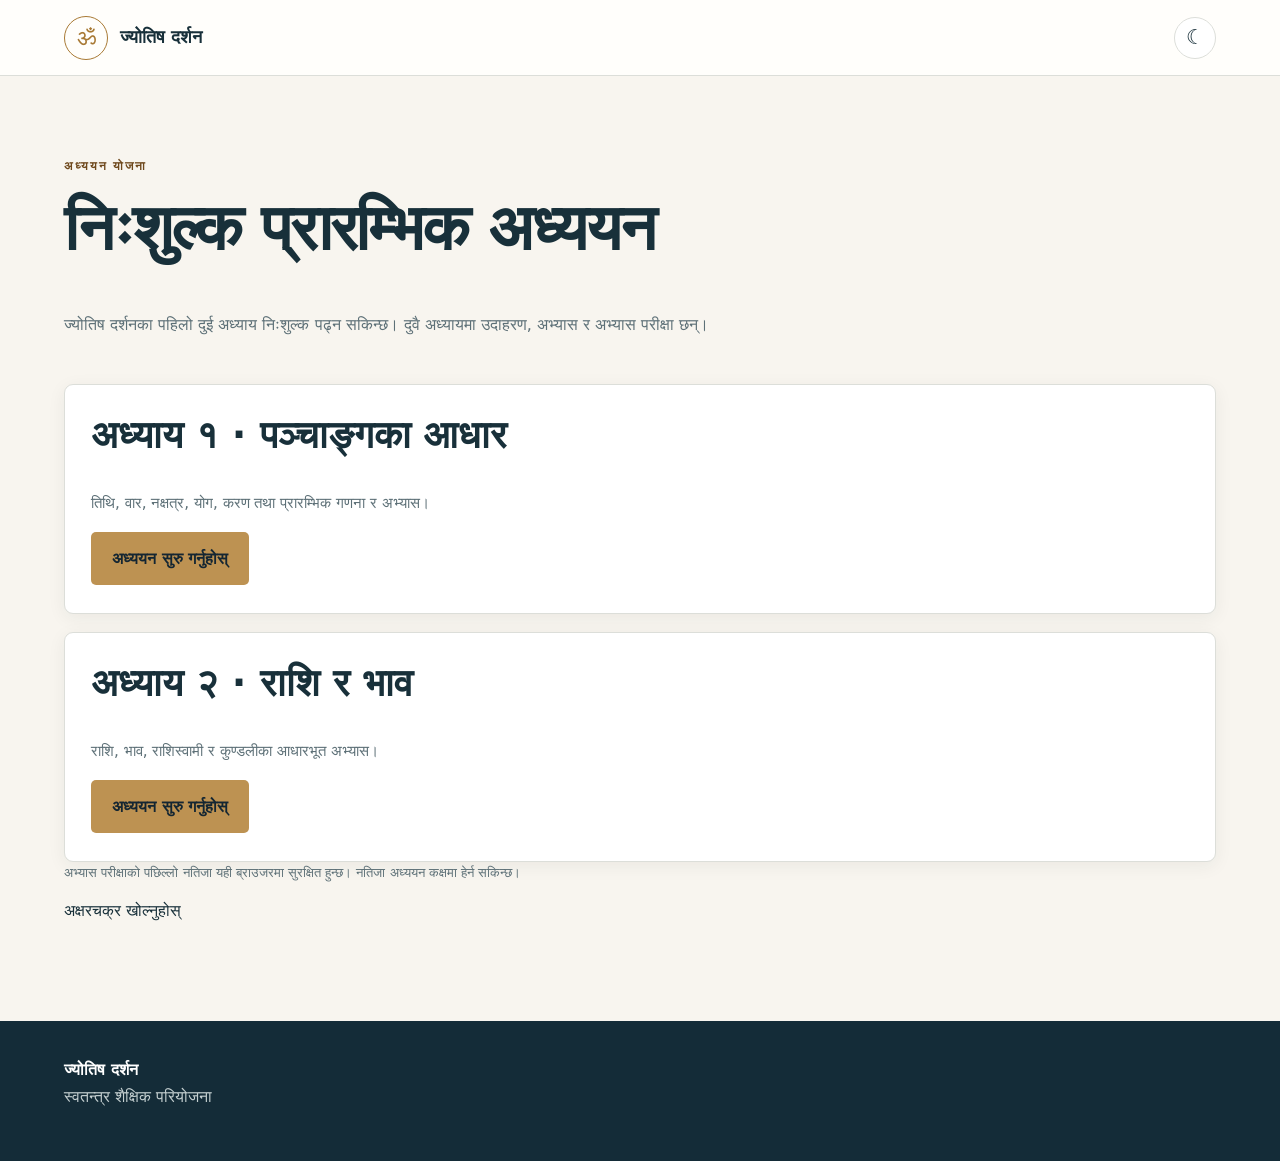
<file: course.html>
<!doctype html><html lang="ne"><head><meta charset="utf-8"><meta name="viewport" content="width=device-width,initial-scale=1"><title>अध्ययन योजना | ज्योतिष दर्शन</title><link rel="stylesheet" href="style.css?v=202"><script src="public-theme.js"></script><link rel="icon" href="icon.svg"></head><body class="public-learning"><a class="skip-to-content" href="#main-content">मुख्य सामग्रीमा जानुहोस्</a><header class="site-header"><a class="brand" href="index.html#home"><span class="brandmark">ॐ</span><span><strong>ज्योतिष दर्शन</strong></span></a><button type="button" id="themeToggle" class="theme-toggle" aria-label="अँध्यारो रूप" aria-pressed="false">☾</button></header><main id="main-content" tabindex="-1" class="section"><div class="section-heading"><div><p class="eyebrow">अध्ययन योजना</p><h1>निःशुल्क प्रारम्भिक अध्ययन</h1><p>ज्योतिष दर्शनका पहिलो दुई अध्याय निःशुल्क पढ्न सकिन्छ। दुवै अध्यायमा उदाहरण, अभ्यास र अभ्यास परीक्षा छन्।</p></div></div><div class="cards two"><article class="tile"><h2>अध्याय १ · पञ्चाङ्गका आधार</h2><p>तिथि, वार, नक्षत्र, योग, करण तथा प्रारम्भिक गणना र अभ्यास।</p><a class="button primary" href="index.html?chapter=1">अध्ययन सुरु गर्नुहोस्</a></article><article class="tile"><h2>अध्याय २ · राशि र भाव</h2><p>राशि, भाव, राशिस्वामी र कुण्डलीका आधारभूत अभ्यास।</p><a class="button primary" href="index.html?chapter=2">अध्ययन सुरु गर्नुहोस्</a></article></div><p class="note">अभ्यास परीक्षाको पछिल्लो नतिजा यही ब्राउजरमा सुरक्षित हुन्छ। नतिजा <a href="index.html#dashboard">अध्ययन कक्षमा</a> हेर्न सकिन्छ।</p><p><a href="akshara-chakra.html">अक्षरचक्र खोल्नुहोस्</a></p></main><footer><div><strong>ज्योतिष दर्शन</strong><p>स्वतन्त्र शैक्षिक परियोजना</p></div></footer></body></html>
</file>
<file: style.css>
:root{--ink:#18303a;--muted:#5d7077;--gold:#a87934;--cream:#f8f5ef;--white:#fff;--line:#dcded9;--navy:#142c38;--soft:#eef2ef}*{box-sizing:border-box}html{scroll-behavior:smooth}body{margin:0;background:var(--cream);color:var(--ink);font-family:system-ui,-apple-system,"Noto Sans Devanagari","Mukta",sans-serif;line-height:1.7}button,select{font:inherit}button{cursor:pointer}a{color:inherit;text-decoration:none}h1,h2,h3,h4,p{margin-top:0}h1,h2,h3{line-height:1.25}h1{font-size:clamp(2.5rem,5vw,4.9rem);letter-spacing:-.035em}h2{font-size:clamp(1.8rem,3vw,2.8rem)}h3{font-size:1.28rem}.site-header{position:sticky;top:0;z-index:10;display:flex;align-items:center;justify-content:space-between;background:#fffefbf5;border-bottom:1px solid var(--line);padding:14px max(5vw,calc((100vw - 1200px)/2))}.brand{display:flex;align-items:center;gap:12px;line-height:1.15}.brandmark{display:grid;place-items:center;border:1px solid var(--gold);border-radius:50%;width:44px;height:44px;color:var(--gold);font-size:23px}.brand strong{display:block;font-size:1.12rem}.brand small{font-size:.58rem;letter-spacing:.17em;color:var(--muted)}nav{display:flex;gap:25px}nav a{font-size:.91rem;font-weight:600}nav a:hover,.text-button:hover{color:var(--gold)}.menu{display:none;border:0;background:transparent;font-size:1.5rem}.hero{min-height:590px;display:flex;align-items:center;justify-content:space-between;gap:25px;padding:75px max(5vw,calc((100vw - 1200px)/2));background:radial-gradient(circle at 82% 35%,#385464 0%,var(--navy) 48%,#10232e 100%);color:#fff;overflow:hidden}.hero-inner{max-width:740px;z-index:1}.hero h1 em{font-style:normal;color:#e8c790}.eyebrow{font-size:.74rem;letter-spacing:.16em;font-weight:750;color:var(--gold);text-transform:uppercase}.hero .eyebrow{color:#e7c38b}.lead{max-width:650px;color:#dce5e7;font-size:1.18rem}.actions{display:flex;gap:13px;flex-wrap:wrap;margin:29px 0}.button{border:1px solid transparent;padding:12px 20px;border-radius:5px;display:inline-flex;align-items:center;justify-content:center;gap:20px;font-weight:700}.primary{background:#bd9252;color:#142632}.outline{border-color:#8da3aa;color:#fff}.button:hover{filter:brightness(1.08)}.hero-foot{display:flex;gap:18px;flex-wrap:wrap;color:#b9c8ca;font-size:.77rem}.hero-foot span:not(:first-child):before{content:'·';padding-right:18px}.orb{width:320px;flex-shrink:0;opacity:.85}.orbit{width:320px;height:320px;border:1px solid #b6a079;border-radius:50%;display:grid;place-items:center;position:relative}.orbit:before,.orbit:after{content:'';position:absolute;inset:30px;border:1px solid #b6a079;transform:rotate(45deg)}.orbit:after{inset:65px;transform:rotate(0deg);border-radius:50%}.orb-center{text-align:center;font-size:2rem;color:#edcb8e;line-height:1.3}.orb-center span{font-size:1.1rem}.section{padding:80px max(5vw,calc((100vw - 1200px)/2));scroll-margin-top:75px}.section.alt{background:#edf0ec}.section-heading{display:flex;align-items:end;justify-content:space-between;gap:24px;margin-bottom:30px}.section-heading p:last-child{color:var(--muted);max-width:750px}.status{background:#e3eee6;color:#31694c;border-radius:20px;padding:5px 12px;font-size:.72rem;font-weight:750;white-space:nowrap}.status.neutral{background:#e6e9e7;color:#56696a}.cards{display:grid;gap:18px}.three{grid-template-columns:repeat(3,minmax(0,1fr))}.tile{background:#fff;border:1px solid var(--line);border-radius:9px;padding:26px;min-height:230px;box-shadow:0 4px 18px #182d3410}.tile.active{border-top:4px solid var(--gold)}.tile.muted{background:#f5f5f1}.tile p{color:var(--muted);font-size:.95rem}.tile-num{color:var(--gold);font-size:.73rem;font-weight:750;letter-spacing:.08em}.text-button{border:0;background:none;color:var(--ink);padding:0;font-weight:750}.coming{font-size:.78rem;color:var(--muted)}.symbol{font-size:2rem;color:var(--gold)}.lesson{margin-top:24px;padding:28px;background:white;border:1px solid var(--line);border-radius:10px}.lesson-top{display:flex;justify-content:space-between;align-items:start}.close{border:0;background:#edf0ec;border-radius:50%;height:36px;width:36px}.tabs{display:flex;gap:9px;flex-wrap:wrap}.tabs button{border:1px solid var(--line);border-radius:5px;padding:9px 15px;background:#f5f5f1}.tabs button.selected{background:var(--navy);color:white}.detail{padding:18px;margin:14px 0;background:#f6f3ed;border-left:3px solid var(--gold);min-height:95px}.quiz{border-top:1px solid var(--line);padding-top:20px}.quiz-options{display:flex;gap:10px}.quiz-options button{padding:9px 20px;border:1px solid var(--line);background:#fff;border-radius:5px}.quiz-options button:hover{background:#f3ead9}.feedback{font-weight:650;min-height:1.5em}.practice-layout{display:grid;grid-template-columns:1fr 1fr;gap:25px}.practice-controls,.chart-card{background:#fff;border:1px solid var(--line);border-radius:10px;padding:28px}.practice-controls label{display:block;font-weight:700;margin:0 0 6px}.practice-controls select{width:100%;padding:12px;border:1px solid #b9c6c5;border-radius:5px;background:white;margin-bottom:20px}.practice-controls .button{width:100%}.result{padding:18px;background:var(--soft);border-radius:6px;margin-top:20px;min-height:78px}.note{color:var(--muted);font-size:.82rem}.chart-card svg{width:100%;max-width:370px;display:block;margin:10px auto;color:var(--navy)}.chart-card h3{text-align:center}.consult-note,.disclaimer{margin-top:25px;padding:22px 25px;background:#f0e9dd;border-left:3px solid var(--gold);border-radius:5px}.consult-note p{margin-bottom:0}.method-grid{display:grid;grid-template-columns:1fr 1fr;gap:40px}.method-grid p{color:var(--muted)}footer{background:var(--navy);color:white;padding:35px max(5vw,calc((100vw - 1200px)/2));display:flex;align-items:center;justify-content:space-between;gap:20px;flex-wrap:wrap}footer p,footer small{color:#c5d0d1}footer div:nth-child(2){display:flex;gap:20px}footer a{font-size:.85rem}@media(max-width:900px){.orb{display:none}.three{grid-template-columns:1fr 1fr}.site-header{padding:12px 5vw}}@media(max-width:650px){.menu{display:block}nav{display:none;position:absolute;top:68px;left:0;right:0;background:white;padding:18px 5vw;flex-direction:column;gap:15px;border-bottom:1px solid var(--line)}nav.open{display:flex}.hero{min-height:490px;padding-top:60px;padding-bottom:60px}.hero-foot span:not(:first-child):before{display:none}.hero-foot{flex-direction:column;gap:2px}.section{padding-top:55px;padding-bottom:55px}.three,.practice-layout,.method-grid{grid-template-columns:1fr}.section-heading{align-items:start;flex-direction:column}.tile{min-height:auto}.quiz-options{flex-wrap:wrap}footer{flex-direction:column;align-items:start}}@media(prefers-reduced-motion:reduce){html{scroll-behavior:auto}}

.quiz-options button:disabled{cursor:default;opacity:.8}
.quiz-options{flex-wrap:wrap}
.outline-dark{background:transparent;border-color:#647b81;color:#18303a;margin-top:12px}
#workbench .tile{min-height:175px}
@media(max-width:650px){.quiz-options{display:grid;grid-template-columns:repeat(3,minmax(0,1fr))}}

.study-module{margin:25px 0;padding:24px;border:1px solid var(--line);border-radius:9px;background:#faf8f3}.study-grid{display:grid;grid-template-columns:1fr 1fr;gap:16px;margin:18px 0}.study-panel{padding:20px;background:white;border:1px solid var(--line);border-radius:8px}.study-panel label{display:block;font-weight:650;margin:12px 0 5px}.study-panel input,.study-panel select{width:100%;padding:10px;border:1px solid #b9c6c5;border-radius:5px;margin-bottom:12px}.study-panel .button{width:100%}.study-panel .result{overflow-wrap:anywhere}.source-tag{font-size:.85em;color:var(--muted)}@media(max-width:700px){.study-grid{grid-template-columns:1fr}.study-module{padding:15px}}

#chapter1Expanded details{border:1px solid var(--line);border-radius:7px;margin:10px 0;background:#fff;padding:12px 16px}#chapter1Expanded summary{cursor:pointer;font-weight:700}#chapter1Expanded details p{margin:12px 0 5px}.nak-grid{display:grid;grid-template-columns:repeat(3,minmax(0,1fr));gap:8px;margin:12px 0}.nak-grid div{padding:7px;border:1px solid var(--line);border-radius:4px;font-size:.88rem}@media(max-width:650px){.nak-grid{grid-template-columns:1fr}}

#chapter2 .method-grid{margin-bottom:28px}
#chapter2 .practice-layout{margin-top:22px}
#chapter2 .consult-note{margin-bottom:0}

.chart-house{cursor:pointer;outline:none}.chart-house text{pointer-events:none}.chart-house.selected text{fill:#a87934;font-weight:800}.chart-house:focus-visible circle{stroke:#a87934;stroke-width:2;fill:#f3ead9}.chart-house:hover text{fill:#a87934}

.exam-shell{max-width:850px;margin:auto}.exam-question{border:1px solid #bdc7c7;border-radius:12px;padding:18px;margin:18px 0}.exam-question legend{font-weight:700;padding:0 8px}.exam-option{display:block;margin:10px 0;cursor:pointer}.exam-option input{margin-right:8px}#examResults p{margin:12px 0}#examResults[hidden]{display:none}

/* v2.4.1: compact, accessible navigation at every viewport width */
.site-header{min-height:76px;gap:18px;padding:12px max(5vw,calc((100vw - 1200px)/2))}
.brand{min-width:0}
.menu{display:inline-flex;align-items:center;gap:9px;border:1px solid #c8d0cf;border-radius:8px;background:#fff;padding:8px 14px;font-size:1rem;font-weight:700;color:var(--ink);white-space:nowrap}
.menu:hover,.menu:focus-visible{background:#f5f1e9;border-color:var(--gold)}
.site-header nav{display:none;position:absolute;top:calc(100% + 4px);right:max(5vw,calc((100vw - 1200px)/2));left:auto;width:min(540px,90vw);max-height:min(70vh,620px);overflow-y:auto;overscroll-behavior:contain;background:#fff;box-shadow:0 16px 40px #122b3840;border:1px solid var(--line);border-radius:12px;padding:14px;grid-template-columns:repeat(2,minmax(0,1fr));gap:5px}
.site-header nav.open{display:grid}
.site-header nav a{display:block;padding:11px 12px;border-radius:6px;font-size:.92rem;line-height:1.35}
.site-header nav a:hover,.site-header nav a:focus-visible{background:#f6f1e8}
.section{scroll-margin-top:90px}
@media(max-width:650px){
 .site-header{min-height:72px}
 .brand strong{font-size:1rem}
 .brand small{letter-spacing:.08em;font-size:.52rem}
 .brandmark{width:38px;height:38px;flex-shrink:0}
 .site-header nav{top:calc(100% + 4px);right:5vw;left:5vw;width:auto;max-height:72vh;display:none;padding:10px;grid-template-columns:repeat(2,minmax(0,1fr))}
 .site-header nav.open{display:grid}
 .site-header nav a{padding:10px 8px;font-size:.85rem}
 .menu{font-size:.9rem;padding:7px 10px}
 .section{scroll-margin-top:82px}
}
@media(max-width:360px){.site-header nav.open{grid-template-columns:1fr}.menu span{display:none}}

/* v3.0 learning dashboard */
.learning-dashboard{background:#f8f6f0}.dashboard-stats{display:grid;grid-template-columns:repeat(3,minmax(0,1fr));gap:16px;margin:24px 0 32px}.dash-stat{background:#fff;border:1px solid #e4e2d9;border-radius:13px;padding:20px;display:flex;flex-direction:column;gap:7px}.dash-stat>span{font-size:.84rem;color:#536871}.dash-stat strong{font-size:1.4rem;line-height:1.4;color:#193442}.dash-stat small{font-size:.75rem;color:#68797d}.progress-track{height:9px;border-radius:99px;background:#e5ebe8;overflow:hidden}.progress-track span{display:block;width:0;height:100%;background:#a87934;transition:width .25s}.dashboard-subheading{margin:8px 0 17px;font-size:1.32rem}.dashboard-grid{display:grid;grid-template-columns:repeat(3,minmax(0,1fr));gap:17px}.chapter-card{min-width:0;display:flex;flex-direction:column;align-items:flex-start;gap:10px;min-height:207px;padding:24px;border:1px solid #e1e0d8;border-radius:14px;background:#fff;box-shadow:0 2px 9px #1b31300a;transition:transform .15s,border-color .15s,box-shadow .15s}a.chapter-card:hover,a.chapter-card:focus-visible{transform:translateY(-3px);border-color:#ba975f;box-shadow:0 10px 25px #1b313018;outline-offset:3px}.chapter-index{font-size:.72rem;letter-spacing:.06em;color:#8a622d;font-weight:750}.chapter-card h3{margin:0;font-size:1.3rem}.chapter-card p{margin:0;color:#5b6e75;font-size:.91rem;line-height:1.6}.chapter-link{margin-top:auto;font-size:.85rem;font-weight:700;color:#8b622b}.chapter-card.visited{border-left:4px solid #a87934}.chapter-card.upcoming{background:#f0f0eb;color:#677478;border-style:dashed}.dashboard-actions{display:flex;flex-wrap:wrap;gap:10px;margin:25px 0 14px}.dash-outline{border-color:#c6c9c4;background:#fff;color:#1c3641}.dashboard-disclaimer{font-size:.81rem;color:#68797d;max-width:900px}@media(max-width:850px){.dashboard-grid{grid-template-columns:repeat(2,minmax(0,1fr))}.dashboard-stats{grid-template-columns:repeat(2,minmax(0,1fr))}}@media(max-width:560px){.dashboard-grid,.dashboard-stats{grid-template-columns:1fr}.chapter-card{min-height:160px;padding:20px}.dash-stat{padding:16px}}

/* v3.1 chapter-focused reading views */
.chapter-focus-hidden{display:none!important}
.chapter-focus-banner{max-width:1200px;margin:0 auto;padding:46px 5vw 24px}
.chapter-focus-banner h1{font-size:clamp(1.8rem,4vw,3rem);margin:10px 0 18px}
.chapter-back{display:inline-flex;align-items:center;color:#8a622d;font-weight:700;text-decoration:none;margin-bottom:18px}
.chapter-pager{display:flex;flex-wrap:wrap;gap:12px}
.chapter-pager a{padding:10px 14px;border:1px solid #c8c9c1;border-radius:8px;background:white;text-decoration:none}
.chapter-focus main>section:not(.chapter-focus-hidden){scroll-margin-top:90px}
@media(max-width:600px){.chapter-focus-banner{padding:28px 5vw 12px}}

/* v3.2 lesson navigation */
.chapter-toc{display:flex;align-items:center;flex-wrap:wrap;gap:9px;margin-top:25px;padding:15px 0;border-top:1px solid #d9ded9;border-bottom:1px solid #d9ded9}.chapter-toc strong{margin-right:8px;color:#526b72;font-size:.85rem}.chapter-toc a{background:#fff;border:1px solid #dce1dc;border-radius:30px;padding:8px 12px;font-size:.85rem;text-decoration:none;color:#18303a}.chapter-toc a:hover,.chapter-toc a:focus-visible{border-color:#a87934;background:#faf3e7}.chapter-focus main>section{scroll-margin-top:110px}@media(max-width:560px){.chapter-toc{gap:7px}.chapter-toc a{font-size:.81rem;padding:8px 10px}}

/* v3.3 narrow-screen safeguards; live mobile viewport verification still required */
html,body{max-width:100%}
main,main>section,.practice-layout>*,.method-grid>*,.cards>*,.dashboard-grid>*,.dashboard-stats>*{min-width:0}
img,svg,canvas,video{max-width:100%}
input,select,textarea{max-width:100%}
.chapter-toc a,.chapter-card,.tile,.result,.detail{overflow-wrap:anywhere}
@media(max-width:600px){
 .hero{min-height:auto;padding-top:48px;padding-bottom:52px}
 .hero h1{font-size:clamp(2.05rem,9vw,3.1rem)}
 .hero .lead{font-size:1rem}
 .hero-foot{gap:8px 14px}
 .hero-foot span:not(:first-child):before{display:none}
 .section{padding-top:46px;padding-bottom:46px}
 .section-heading{display:block}
 .lesson,.practice-controls,.chart-card,.tile{padding:18px}
 .practice-layout,.method-grid,.three{grid-template-columns:minmax(0,1fr)}
 .quiz-options,.actions,.dashboard-actions{flex-wrap:wrap}
 .chapter-pager a,.chapter-toc a{min-height:44px;display:inline-flex;align-items:center}
 .site-header nav a{min-height:44px}
 .practice-controls input,.practice-controls select{min-width:0}
 footer div:nth-child(2){flex-wrap:wrap}
}
@media(max-width:360px){
 .site-header{gap:6px}
 .brand{gap:7px;min-width:0}
 .brand strong{font-size:.88rem}
 .brand small{font-size:.46rem;letter-spacing:.04em}
 .brandmark{width:34px;height:34px;font-size:19px}
 .chapter-focus-banner h1{font-size:1.8rem}
 .chapter-card h3{font-size:1.13rem}
 .button{padding:10px 13px;gap:8px}
}


/* v3.4 Chapter 2 compact learning tabs and single-question assessment */
.learning-tabs{display:flex;gap:6px;margin-top:24px;padding:5px;border-radius:12px;background:#e8ece9;max-width:540px}
.learning-tab{flex:1;border:0;background:transparent;color:#344b53;border-radius:9px;padding:12px 9px;min-height:46px;font-weight:750}
.learning-tab[aria-selected="true"]{background:white;color:#193442;box-shadow:0 2px 8px #19344216}
.learning-tab:focus-visible{outline:3px solid #a87934;outline-offset:2px}
.chapter-focus #chapter2[hidden],.chapter-focus #planetExample[hidden],.chapter-focus #chapter2exam[hidden],.chapter-focus .chapter-toc[hidden]{display:none!important}
.exam-question.question-hidden{display:none!important}
.exam-stepper{display:flex;align-items:center;justify-content:space-between;flex-wrap:wrap;gap:10px;margin:18px 0 24px}
.exam-stepper button{min-height:44px;padding:9px 14px;background:white;border:1px solid #b6c4c0;border-radius:8px;color:#193442;font-weight:650}
.exam-stepper button:disabled{opacity:.45;cursor:not-allowed}
.exam-stepper span{font-size:.9rem;font-weight:750;color:#536b73}
.exam-stepper[hidden]{display:none!important}
@media(max-width:420px){.learning-tabs{width:100%}.exam-stepper{justify-content:center}.exam-stepper span{order:-1;flex-basis:100%;text-align:center}}

/* Bottom navigation for all focused chapters */
.chapter-bottom-nav{max-width:1200px;margin:16px auto 50px;padding:24px 5vw;border-top:1px solid #d9ded9;display:flex;justify-content:center}.chapter-bottom-nav .chapter-back{margin:0;padding:12px 18px;border:1px solid #c8c9c1;border-radius:9px;background:white;min-height:46px;align-items:center}.chapter-bottom-nav .chapter-back:hover,.chapter-bottom-nav .chapter-back:focus-visible{background:#faf3e7;border-color:#a87934}

/* v3.7 hide inactive lesson/practice/quiz panels across focused chapters */
.chapter-focus main>section[hidden]{display:none!important}


/* v4.0: Compact practice tool accordion; preserve headings and original calculator markup */
.practice-panel-toggle{width:100%;display:flex;align-items:center;justify-content:space-between;gap:16px;text-align:left;background:transparent;border:0;color:inherit;font:inherit;font-weight:inherit;padding:10px 0;cursor:pointer}
.practice-panel-toggle:focus-visible{outline:3px solid #a87934;outline-offset:3px;border-radius:5px}
.practice-panel-chevron{flex:none;font-size:1.35em;transition:transform .15s ease}
.practice-panel-open .practice-panel-chevron{transform:rotate(180deg)}
.chapter-focus .section[id] > [hidden]{display:none!important}

/* v4.1: short, student-first homepage; chapter sections remain mounted for learning tools. */
body:not(.chapter-focus) main > section:not(#home):not(#dashboard):not(#homeCalculators){display:none!important}
body:not(.chapter-focus) .hero{min-height:340px;padding-top:42px;padding-bottom:42px}
body:not(.chapter-focus) .orb{width:210px}
body:not(.chapter-focus) .orbit{width:210px;height:210px}
body:not(.chapter-focus) .hero h1{font-size:clamp(2rem,4vw,3.3rem)}
.home-shortcuts{margin-top:30px}
.home-shortcut-grid{display:grid;grid-template-columns:repeat(auto-fit,minmax(190px,1fr));gap:12px}
.home-shortcut-grid a{display:flex;flex-direction:column;gap:5px;padding:16px;background:#fff;border:1px solid var(--line);border-radius:9px}
.home-shortcut-grid a:hover,.home-shortcut-grid a:focus-visible{border-color:var(--gold);box-shadow:0 3px 12px #18303a12}
.home-shortcut-grid span{color:var(--muted);font-size:.88rem}
@media(max-width:650px){body:not(.chapter-focus) .hero{min-height:0;padding-top:30px;padding-bottom:30px}body:not(.chapter-focus) .orb{display:none}}

/* v4.2 Chapter 7 chart-reading lesson */
.chapter-seven{max-width:1100px;margin-inline:auto}
.chapter7-steps{padding-left:1.6rem;display:grid;gap:10px;margin-bottom:30px}
.chapter7-steps li{padding-left:7px}
.chapter7-table-wrap{overflow-x:auto;max-width:100%;margin:15px 0 24px}
.chapter7-table{width:100%;border-collapse:collapse;background:white;min-width:380px}
.chapter7-table th,.chapter7-table td{text-align:left;padding:10px 12px;border:1px solid var(--line)}
.chapter7-table th{background:#e9eee9}
.chapter7-note{font-size:.91rem;color:var(--muted);margin-top:12px}
.ch7-choice{display:block;padding:10px 0;cursor:pointer}
#ch7Quiz fieldset{border:0;padding:0;margin:0 0 20px}
#ch7Quiz legend{font-weight:700;margin-bottom:10px}
#ch7Feedback:not(:empty){padding:12px;background:#edf3ed;border-left:3px solid var(--gold);margin-top:15px}

/* v4.3 interactive chart */
.ch7-chart-layout{display:grid;grid-template-columns:minmax(0,1.1fr) minmax(220px,.9fr);gap:22px;align-items:start}
#ch7Chart{width:100%;max-width:480px;display:block;background:#fffdf8;border-radius:8px}
.ch7-chart-house{fill:#f9f6ef;stroke:#607680;stroke-width:1.7;cursor:pointer;transition:fill .12s}
#ch7Chart [data-house]:hover .ch7-chart-house,#ch7Chart [data-house].selected .ch7-chart-house{fill:#f1dcb7}
#ch7Chart [data-house]:focus-visible{outline:none}
#ch7Chart [data-house]:focus-visible .ch7-chart-house{stroke:#8c5b19;stroke-width:4}
.ch7-chart-label{font-size:14px;font-weight:700;pointer-events:none;fill:#203c48}
.ch7-chart-planet{font-size:11px;pointer-events:none;fill:#855722}
.ch7-house-detail{background:#fff;border:1px solid var(--line);padding:18px;border-radius:9px}
.ch7-house-detail dl{display:grid;grid-template-columns:minmax(100px,.8fr) 1.2fr;gap:9px;margin:0}
.ch7-house-detail dt{font-weight:700;color:var(--muted)}
.ch7-house-detail dd{margin:0}
.ch7-house-buttons{display:flex;flex-wrap:wrap;gap:7px;margin-top:14px}
.ch7-house-buttons button{border:1px solid var(--line);background:white;border-radius:6px;padding:7px 11px}
.ch7-house-buttons button[aria-pressed="true"]{background:#203c48;color:white}
@media(max-width:720px){.ch7-chart-layout{grid-template-columns:minmax(0,1fr)}}

/* v4.4 reasoning activity */
.ch7-reasoning fieldset{border:0;padding:14px 0 10px;margin:0}
.ch7-reasoning legend{font-weight:700}
.ch7-reasoning .ch7-choice{padding:11px 12px;margin:8px 0;background:white;border:1px solid var(--line);border-radius:8px}
.ch7-reasoning .ch7-choice:has(input:checked){border-color:var(--gold);background:#fcf5e9}
.ch7-reason-feedback:not(:empty){padding:15px;background:#f3f6f3;border-left:3px solid var(--gold);margin-top:16px}
.ch7-reason-feedback p{margin:8px 0 0}

/* Chapter 8: inclusive counting */
.ch8-controls{display:grid;grid-template-columns:repeat(2,minmax(0,1fr));gap:14px;margin:15px 0}
.ch8-controls label{display:block;font-weight:700;margin-bottom:7px}
.ch8-controls select{width:100%;max-width:100%;padding:9px;border:1px solid var(--line);border-radius:6px}
#ch8Result{margin:12px 0}
@media(max-width:480px){.ch8-controls{grid-template-columns:1fr}}

.ch8-comparison{display:grid;grid-template-columns:repeat(2,minmax(0,1fr));gap:18px}
.ch8-comparison>div{background:#fff;border:1px solid var(--line);border-radius:9px;padding:16px}
.ch8-comparison h4{margin-top:0}
@media(max-width:680px){.ch8-comparison{grid-template-columns:1fr}}

/* Chapter 8 final assessment */
.ch8-assessment-item{border:1px solid var(--line);border-radius:10px;padding:16px;margin:0 0 15px}
.ch8-assessment-item legend{font-weight:700;padding:0 6px}
.ch8-assessment-feedback{margin:10px 0 0;line-height:1.6}
.ch8-assessment-feedback.is-correct{font-weight:600}
#ch8AssessmentSummary{margin-top:16px}
#ch8AssessmentReset{margin-left:8px}
@media(max-width:480px){#ch8AssessmentReset{margin:10px 0 0;display:block}}

/* v5.4 Chapter 8 editorial learning design */
#chapter8{max-width:1120px;margin-inline:auto;scroll-margin-top:24px}
#chapter8 .ch8-hero{position:relative;overflow:hidden;padding:clamp(28px,5vw,60px);margin-bottom:20px;border-radius:18px;background:linear-gradient(122deg,#183743 0%,#254956 68%,#375c5d 100%);color:#f9f5ea}
#chapter8 .ch8-hero:after{content:"०८";position:absolute;right:3%;bottom:-.35em;font-size:clamp(150px,25vw,300px);font-weight:800;line-height:1;opacity:.055;pointer-events:none}
#chapter8 .ch8-kicker{font-size:.78rem;letter-spacing:.12em;color:#e8c995;font-weight:700;margin:0 0 15px}
#chapter8 .ch8-hero h2{font-size:clamp(1.8rem,4vw,3.25rem);max-width:750px;line-height:1.25;color:#fff;margin:0 0 16px}
#chapter8 .ch8-hero>p:not(.ch8-kicker){max-width:690px;color:#e3e9e7;line-height:1.75}
#chapter8 .ch8-hero-meta{display:flex;flex-wrap:wrap;gap:9px;margin-top:24px}
#chapter8 .ch8-hero-meta span{padding:7px 12px;border:1px solid #ffffff40;border-radius:30px;color:#fff8e9;font-size:.83rem}
#chapter8 .ch8-contents{position:relative;padding:18px 20px;margin:0 0 24px;border:1px solid #d9dfd9;border-radius:13px;background:#fafbf8}
#chapter8 .ch8-contents-label{display:block;font-size:.83rem;font-weight:700;color:#526b70;margin-bottom:12px}
#chapter8 .ch8-contents-links{display:flex;gap:9px;flex-wrap:wrap}
#chapter8 .ch8-contents-links a{font-size:.88rem;padding:8px 12px;background:#fff;border:1px solid #dbe2dc;border-radius:24px;text-decoration:none;color:#244652;transition:background .15s,border-color .15s}
#chapter8 .ch8-contents-links a:hover,#chapter8 .ch8-contents-links a:focus-visible{background:#f5e9d2;border-color:#c59b55;outline-offset:3px}
#chapter8 .study-panel{padding:clamp(20px,3vw,34px);margin-bottom:18px;border:1px solid #dfe4de;border-radius:14px;background:#fff;box-shadow:0 4px 20px #1b35430a;scroll-margin-top:20px}
#chapter8 .ch8-lesson{border-left:4px solid #b89559}
#chapter8 .study-panel h3{font-size:clamp(1.2rem,2vw,1.55rem);line-height:1.4;color:#234451;margin:0 0 18px}
#chapter8 .study-panel h4{color:#38545b;margin-top:22px}
#chapter8 .study-panel p,#chapter8 .study-panel li{line-height:1.8}
#chapter8 .study-panel li+li{margin-top:7px}
#chapter8 .chapter7-table{border-radius:8px;overflow:hidden}
#chapter8 .chapter7-table th{background:#e9efed;color:#27434b}
#chapter8 .chapter7-table tr:nth-child(even) td{background:#f8faf8}
#chapter8 .ch8-comparison>div{background:#f9faf7;border:1px solid #e0e7e0;border-radius:11px;padding:20px}
#chapter8 .ch7-choice{padding:12px 14px;margin:8px 0;border:1px solid #dfe5df;border-radius:9px;background:#fff}
#chapter8 .ch7-choice:has(input:checked){background:#fdf5e8;border-color:#ba9555}
#chapter8 .ch8-assessment-item{background:#fbfcfa}
#chapter8 .ch8-assessment-feedback:not(:empty){padding:12px 14px;border-left:3px solid #b89559;background:#f5f7f3;border-radius:0 7px 7px 0}
#chapter8 .ch8-controls select{min-height:44px;background:#fff}
@media(max-width:600px){#chapter8 .ch8-hero{border-radius:12px}#chapter8 .ch8-contents{padding:15px}#chapter8 .ch8-contents-links a{font-size:.82rem}#chapter8 .study-panel{border-radius:10px}}

/* Chapter 8 mobile reading comfort */
#chapter8 .ch8-nav-heading{display:flex;align-items:center;justify-content:space-between;gap:12px}
#chapter8 .ch8-nav-toggle{display:none;align-items:center;gap:8px;min-height:44px;border:1px solid #bfcfc7;border-radius:9px;background:white;color:#244652;padding:8px 12px;font-weight:700;cursor:pointer}
#chapter8 .ch8-nav-toggle[aria-expanded="true"] span{transform:rotate(180deg)}
#chapter8 .ch7-choice{display:flex;align-items:flex-start;gap:10px;min-height:48px;cursor:pointer}
#chapter8 .ch7-choice input[type="radio"]{flex:0 0 auto;width:19px;height:19px;margin:3px 0 0;accent-color:#86632f}
#chapter8 .study-panel button,#chapter8 .ch7-house-buttons button{min-height:44px}
#chapter8 .study-panel :focus-visible,#chapter8 .ch8-contents :focus-visible{outline:3px solid #b88a46;outline-offset:3px}
@media(max-width:680px){
 #chapter8 .ch8-nav-toggle{display:inline-flex}
 #chapter8 .ch8-contents-links{display:none;grid-template-columns:repeat(2,minmax(0,1fr));gap:8px;margin-top:12px}
 #chapter8 .ch8-contents-links.is-open{display:grid}
 #chapter8 .ch8-contents-links a{display:flex;align-items:center;min-height:44px;border-radius:9px;white-space:normal}
 #chapter8 .ch8-contents-label{margin:0}
 #chapter8 .ch8-hero-meta span{font-size:.78rem}
}
@media(max-width:390px){#chapter8 .ch8-contents-links.is-open{grid-template-columns:1fr}}

/* Mobile navigation visibility override: base display:none must not win. */
@media screen and (max-width:680px){
 body #chapter8 nav.ch8-contents button.ch8-nav-toggle{display:inline-flex!important;visibility:visible}
 body #chapter8 nav.ch8-contents .ch8-contents-links:not(.is-open){display:none!important}
 body #chapter8 nav.ch8-contents .ch8-contents-links.is-open{display:grid!important}
}

/* Explicitly exempt the in-chapter contents nav from the global mobile nav collapse. */
@media(max-width:650px){
 body #chapter8 nav.ch8-contents{display:block!important;position:relative;inset:auto;width:auto;max-height:none;overflow:visible;flex-direction:initial;padding:15px;margin:0 0 24px;border:1px solid #d9dfd9;background:#fafbf8}
}

/* Shared visual language across chapters and the Study Room (v5.7). */
:root{--learning-radius:14px;--learning-shadow:0 5px 22px #1b35430b;--learning-accent:#b89559}
#dashboard .chapter-card{border-radius:var(--learning-radius);box-shadow:var(--learning-shadow);border-color:#dce3dc}
#dashboard .chapter-card:focus-visible{outline:3px solid var(--learning-accent);outline-offset:3px}
.chapter-focus main .study-module{border-radius:var(--learning-radius);background:#fafbf8;border-color:#dce3dc;padding:clamp(17px,3vw,28px)}
.chapter-focus main .study-panel{border-radius:12px;border-color:#dce3dc;box-shadow:var(--learning-shadow);padding:clamp(18px,2.8vw,28px)}
.chapter-focus main .study-panel h3{color:#234451;line-height:1.4}
.chapter-focus main .study-panel input:not([type="radio"]):not([type="checkbox"]),.chapter-focus main .study-panel select{min-height:44px;max-width:100%}
.chapter-focus main .study-panel input[type="radio"],.chapter-focus main .study-panel input[type="checkbox"]{width:auto;max-width:none;min-height:0;margin:0 8px 0 0;vertical-align:middle}
.chapter-focus main .study-panel .ch7-choice input[type="radio"]{width:19px;height:19px;margin:3px 0 0}
.chapter-focus main .study-panel :focus-visible{outline:3px solid var(--learning-accent);outline-offset:3px}
.chapter-focus main .study-panel table{max-width:100%}
.chapter-focus main .study-panel .chapter7-table-wrap{overflow-x:auto}
@media(max-width:600px){.chapter-focus main .study-module{padding:15px}.chapter-focus main .study-panel{padding:18px}}

/* v5.8 stabilization: header overlap, direct Chapter 1 entry, settings, placeholders */
body:not(.chapter-focus) .hero{position:relative;padding-top:clamp(70px,8vw,110px);min-height:460px}
body:not(.chapter-focus) .hero-inner{position:relative;z-index:2}
body.chapter-focus .chapter-focus-banner{position:relative;top:auto;z-index:1;padding-top:28px}
body.chapter-focus .chapter-focus-banner .chapter-back{position:static;display:inline-flex;margin-bottom:16px}
body.chapter-focus .chapter-focus-banner h1{margin:8px 0 20px;line-height:1.35}
body.chapter-focus #chapter8 .ch8-hero{margin-top:12px}
body.chapter-focus #pathshala>.cards,body.chapter-focus #pathshala>.section-heading{display:none}
body.chapter-focus #pathshala #lesson{display:block}
.dashboard-settings{margin:20px 0;padding:12px 18px;border:1px solid #dce3dc;border-radius:12px;background:#fff}
.dashboard-settings summary{cursor:pointer;color:#38545b;font-weight:650}
.dashboard-settings p{margin:12px 0}
.dashboard-settings .button{min-height:44px}
body:not(.chapter-focus) #consult,body:not(.chapter-focus) #workbench{display:none!important}
@media(max-width:650px){
 body:not(.chapter-focus) .hero{padding-top:58px;padding-bottom:48px;min-height:0}
 body.chapter-focus .chapter-focus-banner{padding-top:22px}
 body.chapter-focus .chapter-focus-banner h1{font-size:clamp(1.7rem,7vw,2.25rem)}
}

/* Stabilization: focused chapters use one primary title, with accessible section descriptions. */
body.chapter-focus #chapter7 > .section-heading h2,
body.chapter-focus #chapter8 > .ch8-hero h2{position:absolute!important;width:1px;height:1px;padding:0;margin:-1px;overflow:hidden;clip:rect(0,0,0,0);white-space:nowrap;border:0}
body.chapter-focus .chapter-focus-banner{isolation:isolate}
body.chapter-focus .chapter-focus-banner .chapter-back{max-width:100%;white-space:normal;line-height:1.45}
body.chapter-focus #chapter8 .ch8-hero{margin-top:0}
body.chapter-focus #chapter7,body.chapter-focus #chapter8{scroll-margin-top:calc(90px + env(safe-area-inset-top,0px))}
@media(max-width:650px){
 body.chapter-focus .chapter-focus-banner{padding-top:24px;padding-bottom:18px}
 body.chapter-focus .chapter-focus-banner h1{margin:8px 0 16px}
 body.chapter-focus .chapter-pager{gap:8px}
 body.chapter-focus #chapter8 .ch8-hero{padding:22px 18px}
 body.chapter-focus #chapter7,body.chapter-focus #chapter8{scroll-margin-top:110px}
}

/* Shared Chapter 8-inspired editorial design for focused Chapters 1–7.
   Reuses existing semantic headings, panels and functional controls. */
body.chapter-focus:has(#chapter8:not(.chapter-focus-hidden)){} /* no layout change to Chapter 8 */
body.chapter-focus #pathshala,
body.chapter-focus #chapter2,
body.chapter-focus #chapter3,
body.chapter-focus #chapter4,
body.chapter-focus #chapter5,
body.chapter-focus #chapter6,
body.chapter-focus #chapter7{max-width:1120px;margin-inline:auto}
body.chapter-focus #pathshala>.section-heading,
body.chapter-focus #chapter2>.section-heading,
body.chapter-focus #chapter3>.section-heading,
body.chapter-focus #chapter4>.section-heading,
body.chapter-focus #chapter5>.section-heading,
body.chapter-focus #chapter6>.section-heading,
body.chapter-focus #chapter7>.section-heading{
 position:relative;overflow:hidden;display:flex;align-items:center;
 padding:clamp(28px,5vw,54px);margin-bottom:24px;border:0;border-radius:18px;
 background:linear-gradient(122deg,#183743 0%,#254956 68%,#375c5d 100%);color:#f9f5ea;
}
body.chapter-focus #pathshala>.section-heading:after,
body.chapter-focus #chapter2>.section-heading:after,
body.chapter-focus #chapter3>.section-heading:after,
body.chapter-focus #chapter4>.section-heading:after,
body.chapter-focus #chapter5>.section-heading:after,
body.chapter-focus #chapter6>.section-heading:after,
body.chapter-focus #chapter7>.section-heading:after{
 content:attr(data-chapter-number);position:absolute;right:3%;bottom:-.3em;
 font-size:clamp(130px,22vw,270px);font-weight:800;line-height:1;
 opacity:.055;pointer-events:none;
}
body.chapter-focus #pathshala>.section-heading h2,
body.chapter-focus #chapter2>.section-heading h2,
body.chapter-focus #chapter3>.section-heading h2,
body.chapter-focus #chapter4>.section-heading h2,
body.chapter-focus #chapter5>.section-heading h2,
body.chapter-focus #chapter6>.section-heading h2,
body.chapter-focus #chapter7>.section-heading h2{
 font-size:clamp(1.8rem,4vw,3.1rem);color:#fff;line-height:1.3;margin:0 0 14px;
}
body.chapter-focus #pathshala>.section-heading .eyebrow,
body.chapter-focus #chapter2>.section-heading .eyebrow,
body.chapter-focus #chapter3>.section-heading .eyebrow,
body.chapter-focus #chapter4>.section-heading .eyebrow,
body.chapter-focus #chapter5>.section-heading .eyebrow,
body.chapter-focus #chapter6>.section-heading .eyebrow,
body.chapter-focus #chapter7>.section-heading .eyebrow{color:#e8c995}
body.chapter-focus #pathshala>.section-heading p:not(.eyebrow),
body.chapter-focus #chapter2>.section-heading p:not(.eyebrow),
body.chapter-focus #chapter3>.section-heading p:not(.eyebrow),
body.chapter-focus #chapter4>.section-heading p:not(.eyebrow),
body.chapter-focus #chapter5>.section-heading p:not(.eyebrow),
body.chapter-focus #chapter6>.section-heading p:not(.eyebrow),
body.chapter-focus #chapter7>.section-heading p:not(.eyebrow){color:#e3e9e7;max-width:690px}
body.chapter-focus #chapter2>.section-heading .status{color:#fff8e9;border:1px solid #ffffff55;background:#ffffff18}
body.chapter-focus #chapter2 .method-grid>div,
body.chapter-focus #chapter3 .study-panel,
body.chapter-focus #chapter7 .study-panel{
 border:1px solid #dfe4de;border-radius:14px;background:#fff;
 box-shadow:0 4px 20px #1b35430a;
}
body.chapter-focus #chapter7>.section-heading h2{
 position:static!important;width:auto;height:auto;padding:0;margin:0 0 14px;
 overflow:visible;clip:auto;white-space:normal;border:0;
}
@media(max-width:650px){
 body.chapter-focus #pathshala>.section-heading,
 body.chapter-focus #chapter2>.section-heading,
 body.chapter-focus #chapter3>.section-heading,
 body.chapter-focus #chapter4>.section-heading,
 body.chapter-focus #chapter5>.section-heading,
 body.chapter-focus #chapter6>.section-heading,
 body.chapter-focus #chapter7>.section-heading{padding:24px 20px;border-radius:14px}
 body.chapter-focus #chapter2>.section-heading{align-items:flex-start;flex-direction:column;gap:12px}
}

/* Chapter-end continuation button */
body.chapter-focus .chapter-bottom-nav .chapter-next-button{
 display:inline-flex;align-items:center;justify-content:center;min-height:48px;
 padding:11px 22px;border-radius:10px;background:#183743;color:#fff;
 border:1px solid #183743;font-weight:750;text-decoration:none;
 transition:background .15s ease,transform .15s ease;
}
body.chapter-focus .chapter-bottom-nav .chapter-next-button:hover,
body.chapter-focus .chapter-bottom-nav .chapter-next-button:focus-visible{
 background:#315763;border-color:#315763;transform:translateY(-1px);
}
@media(max-width:600px){
 body.chapter-focus .chapter-bottom-nav .chapter-next-button{width:100%}
}

/* Matching previous chapter button at chapter end */
body.chapter-focus .chapter-bottom-nav .chapter-previous-button{
 display:inline-flex;align-items:center;justify-content:center;min-height:48px;
 padding:11px 22px;border-radius:10px;background:#183743;color:#fff;
 border:1px solid #183743;font-weight:750;text-decoration:none;
 transition:background .15s ease,transform .15s ease;
}
body.chapter-focus .chapter-bottom-nav .chapter-previous-button:hover,
body.chapter-focus .chapter-bottom-nav .chapter-previous-button:focus-visible{
 background:#315763;border-color:#315763;transform:translateY(-1px);
}
@media(max-width:600px){
 body.chapter-focus .chapter-bottom-nav .chapter-previous-button{width:100%}
}

/* Chapter 1 opens directly on the actual Panchanga lesson, not the old course-card overview. */
body.chapter-focus #pathshala>.cards,
body.chapter-focus #pathshala #closeLesson{display:none!important}
body.chapter-focus #pathshala #lesson{display:block}

/* Reader mode: retain the navy/gold identity, soften long-form reading surfaces. */
.theme-toggle{flex:0 0 auto;display:inline-grid;place-items:center;width:42px;height:42px;border-radius:50%;border:1px solid var(--line);background:var(--white);color:var(--ink);font-size:1.3rem;line-height:1}
.theme-toggle:hover,.theme-toggle:focus-visible{border-color:var(--gold);outline-offset:3px}
:root[data-theme="dark"]{color-scheme:dark;--ink:#e4ebe9;--muted:#b4c3c4;--gold:#e4bf7e;--cream:#101e26;--white:#1a2c35;--line:#40545c;--navy:#10222d;--soft:#233640}
:root[data-theme="dark"] body{background:var(--cream);color:var(--ink)}
:root[data-theme="dark"] .site-header{background:#172932f5}
:root[data-theme="dark"] :is(.section,.section.alt,.study-panel,.calculator,.tile,.dash-stat,.chapter-card,.dashboard-settings,.home-shortcuts,.home-shortcut-grid a,.lesson,.detail,.practice-layout>div,.method-grid>div,.study-grid>div,.chapter-toc,.chapter-focus-banner,.chapter-bottom-nav,.ch8-contents,.ch8-comparison>div,.ch8-lesson,.ch8-contents-links a){
 background-color:#1b2e37;color:#e4ebe9;border-color:#40545c;
}
:root[data-theme="dark"] :is(.section h2,.section h3,.section h4,.study-panel h3,.study-panel h4,.chapter-card h3,.tile h3,.calculator h3,.dashboard-subheading){color:#f0f3ee}
:root[data-theme="dark"] :is(.section p,.section li,.study-panel p,.study-panel li,.chapter-card p,.dash-stat small,.note,.muted,.ch8-contents-label){color:#c9d4d2}
:root[data-theme="dark"] :is(input,select,textarea,button:not(.theme-toggle):not(.primary):not(.chapter-next-button):not(.chapter-previous-button)){background-color:#243943;color:#f0f3ee;border-color:#5a7077}
:root[data-theme="dark"] :is(input,select,textarea)::placeholder{color:#b5c3c4}
:root[data-theme="dark"] :is(table,th,td,.chapter7-table th,.chapter7-table td){background-color:#21343e;color:#e5eeec;border-color:#49616a}
:root[data-theme="dark"] :is(tr:nth-child(even) td,.chapter7-table tr:nth-child(even) td){background-color:#293f48}
:root[data-theme="dark"] :is(.result,.feedback,.note,.status,.coming,.study-module,.exam-question,.chapter7-note){background-color:#273d46;color:#e6efec;border-color:#52666c}
:root[data-theme="dark"] #chapter8 .ch8-contents{background:#1b2e37;border-color:#40545c}
:root[data-theme="dark"] #chapter8 .study-panel{background:#1b2e37;border-color:#40545c;box-shadow:none}
:root[data-theme="dark"] #chapter8 .study-panel :is(h3,h4){color:#f0f3ee}
:root[data-theme="dark"] #chapter8 .ch8-contents-links a{background:#293f48;color:#f0f3ee;border-color:#52666c}
:root[data-theme="dark"] #chapter8 .chapter7-table :is(th,td){background:#253a43;color:#e6efec}
:root[data-theme="dark"] body.chapter-focus :is(#chapter2 .method-grid>div,#chapter3 .study-panel,#chapter7 .study-panel){background:#1b2e37;border-color:#40545c;box-shadow:none}
:root[data-theme="dark"] body.chapter-focus :is(#pathshala,#chapter2,#chapter3,#chapter4,#chapter5,#chapter6,#chapter7)>.section-heading{background:linear-gradient(122deg,#183743,#254956 68%,#375c5d);color:#fff}
:root[data-theme="dark"] .theme-toggle{background:#253c46;color:#f3d49b}
@media(max-width:750px){.theme-toggle{width:38px;height:38px;margin-left:8px}}

/* Dashboard assessment progress: separate from visited chapter counts. */
.assessment-progress{margin:24px 0;padding:22px;border:1px solid var(--line);border-radius:14px;background:var(--white)}
.assessment-progress h3{margin:0 0 8px}
.assessment-progress>p{margin:0 0 16px}
.assessment-progress>small{display:block;margin-top:14px;color:var(--muted)}
.assessment-progress-list{display:grid;grid-template-columns:repeat(auto-fit,minmax(220px,1fr));gap:12px}
.assessment-progress-row{display:flex;flex-direction:column;gap:7px;padding:14px;border:1px solid var(--line);border-radius:10px;background:var(--soft);text-decoration:none}
.assessment-progress-row:hover,.assessment-progress-row:focus-visible{border-color:var(--gold)}
.assessment-progress-row span{font-size:.88rem;color:var(--muted)}
:root[data-theme="dark"] .assessment-progress{background:#1b2e37;border-color:#40545c}
:root[data-theme="dark"] .assessment-progress-row{background:#263c46;border-color:#52666c}

/* Chapter navigation: explicit contrast in both reader themes. */
body.chapter-focus .chapter-bottom-nav :is(.chapter-previous-button,.chapter-next-button){
 font-family:inherit;font-size:1rem;font-weight:750;line-height:1.45;
 letter-spacing:0;color:#fff;background:#183743;border:1px solid #183743;
 text-shadow:none;
}
body.chapter-focus .chapter-bottom-nav :is(.chapter-previous-button,.chapter-next-button):hover,
body.chapter-focus .chapter-bottom-nav :is(.chapter-previous-button,.chapter-next-button):focus-visible{
 color:#fff;background:#315763;border-color:#315763;
}
:root[data-theme="dark"] body.chapter-focus .chapter-bottom-nav .chapter-previous-button{
 background:#263f4b;border-color:#b6c6c8;color:#f4f5ef;
}
:root[data-theme="dark"] body.chapter-focus .chapter-bottom-nav .chapter-next-button{
 background:#e3bd7b;border-color:#e3bd7b;color:#152c36;
}
:root[data-theme="dark"] body.chapter-focus .chapter-bottom-nav .chapter-previous-button:hover,
:root[data-theme="dark"] body.chapter-focus .chapter-bottom-nav .chapter-previous-button:focus-visible{
 background:#355665;border-color:#f0d19a;color:#fff;
}
:root[data-theme="dark"] body.chapter-focus .chapter-bottom-nav .chapter-next-button:hover,
:root[data-theme="dark"] body.chapter-focus .chapter-bottom-nav .chapter-next-button:focus-visible{
 background:#f0d19a;border-color:#f0d19a;color:#142c38;
}

/* Contrast repair: chapter header pager was white-on-white in dark mode. */
body.chapter-focus .chapter-focus-banner .chapter-pager a{
 display:inline-flex;align-items:center;justify-content:center;min-height:48px;
 padding:11px 20px;border-radius:10px;
 background:#183743;border:1px solid #183743;color:#fff;
 font-family:inherit;font-size:1rem;font-weight:750;line-height:1.45;
 text-decoration:none;text-shadow:none;
}
body.chapter-focus .chapter-focus-banner .chapter-pager a:hover,
body.chapter-focus .chapter-focus-banner .chapter-pager a:focus-visible{
 background:#315763;border-color:#315763;color:#fff;
}
:root[data-theme="dark"] body.chapter-focus .chapter-focus-banner .chapter-pager a:first-child{
 background:#263f4b;border-color:#b6c6c8;color:#f4f5ef;
}
:root[data-theme="dark"] body.chapter-focus .chapter-focus-banner .chapter-pager a:last-child{
 background:#e3bd7b;border-color:#e3bd7b;color:#152c36;
}
:root[data-theme="dark"] body.chapter-focus .chapter-focus-banner .chapter-pager a:first-child:hover,
:root[data-theme="dark"] body.chapter-focus .chapter-focus-banner .chapter-pager a:first-child:focus-visible{
 background:#355665;border-color:#f0d19a;color:#fff;
}
:root[data-theme="dark"] body.chapter-focus .chapter-focus-banner .chapter-pager a:last-child:hover,
:root[data-theme="dark"] body.chapter-focus .chapter-focus-banner .chapter-pager a:last-child:focus-visible{
 background:#f0d19a;border-color:#f0d19a;color:#142c38;
}
:root[data-theme="dark"] body.chapter-focus .chapter-focus-banner .chapter-toc strong{
 color:#d0dcda;
}
:root[data-theme="dark"] body.chapter-focus .chapter-focus-banner .chapter-toc a{
 background:#263f4b;color:#f4f5ef;border-color:#6d8589;
}
:root[data-theme="dark"] body.chapter-focus .chapter-focus-banner .chapter-toc a:hover,
:root[data-theme="dark"] body.chapter-focus .chapter-focus-banner .chapter-toc a:focus-visible{
 background:#365764;color:#fff;border-color:#e3bd7b;
}
@media(max-width:600px){
 body.chapter-focus .chapter-focus-banner .chapter-pager a{flex:1 1 175px;min-width:0;text-align:center}
}

/* The last link in Chapter 8 is Previous, not Next. */
:root[data-theme="dark"] body.chapter-focus:has(#chapter8:not(.chapter-focus-hidden)) .chapter-focus-banner .chapter-pager a:last-child{
 background:#263f4b;border-color:#b6c6c8;color:#f4f5ef;
}
:root[data-theme="dark"] body.chapter-focus:has(#chapter8:not(.chapter-focus-hidden)) .chapter-focus-banner .chapter-pager a:last-child:hover,
:root[data-theme="dark"] body.chapter-focus:has(#chapter8:not(.chapter-focus-hidden)) .chapter-focus-banner .chapter-pager a:last-child:focus-visible{
 background:#355665;border-color:#f0d19a;color:#fff;
}

/* Dark-mode readability pass across all chapters: foregrounds must follow surfaces. */
:root[data-theme="dark"] body.chapter-focus :is(.section,.study-panel,.lesson,.study-module,.calculator,.detail,.tile,.chapter-card,.dashboard-stats,.assessment-progress,.chapter7-card,.ch8-card,.ch8-lesson) :is(p,li,dd,dt,label,legend,summary,small,span){
 color:inherit;
}
:root[data-theme="dark"] :is(.section,.study-panel,.lesson,.study-module,.calculator,.detail,.tile,.chapter-card,.assessment-progress,.chapter7-card,.ch8-card,.ch8-lesson) :is(h2,h3,h4,h5,strong,b){
 color:#edf4f0;
}
:root[data-theme="dark"] :is(.eyebrow,.tile-num,.chapter-index){color:#e6c18b}
:root[data-theme="dark"] :is(.status,.coming,.muted,.dashboard-disclaimer,.chapter7-note){color:#d0dad9}
:root[data-theme="dark"] :is(.learning-tabs,.chapter-toc,.tabs){border-color:#546b73}
:root[data-theme="dark"] :is(.learning-tab,.tabs button,.chapter-toc a,.ch8-contents-links a){
 color:#e9f0ed;background:#263f4b;border-color:#637a81;
}
:root[data-theme="dark"] :is(.learning-tab,.tabs button,.chapter-toc a,.ch8-contents-links a):hover,
:root[data-theme="dark"] :is(.learning-tab,.tabs button,.chapter-toc a,.ch8-contents-links a):focus-visible{
 color:#fff;background:#365665;border-color:#e3bd7b;
}
:root[data-theme="dark"] :is(.learning-tab[aria-selected="true"],.learning-tab.active,.tabs button.active,.tabs button[aria-selected="true"]){
 color:#152c36;background:#e3bd7b;border-color:#e3bd7b;
}
:root[data-theme="dark"] :is(.button.primary,.primary){background:#e3bd7b;color:#152c36;border-color:#e3bd7b}
:root[data-theme="dark"] :is(.button.primary,.primary):hover{background:#f0d19a;color:#152c36}
:root[data-theme="dark"] :is(.button.outline-dark,.button.dash-outline,.button.outline,.outline-dark,.text-button){
 color:#f2e2bf;border-color:#a4b9bc;
}
:root[data-theme="dark"] :is(.button.outline-dark,.button.dash-outline,.button.outline,.outline-dark):hover{
 background:#365665;color:#fff;
}
:root[data-theme="dark"] :is(fieldset,details,blockquote,.study-grid,.study-panel,.exam-question,.ch8-assessment-feedback){
 border-color:#58717a;
}
:root[data-theme="dark"] :is(input,select,textarea){color:#f1f6f2;background:#243943;border-color:#70878d}
:root[data-theme="dark"] :is(input[type="radio"],input[type="checkbox"]){accent-color:#e3bd7b}
:root[data-theme="dark"] :is(.result,.feedback,.chapter7-note,.ch8-assessment-feedback){color:#e7f0ed}
:root[data-theme="dark"] :is(a,button,input,select,textarea,summary):focus-visible{
 outline:3px solid #e3bd7b;outline-offset:3px;
}
/* Preserve intentional white type on navy chapter heroes, including their nested labels. */
:root[data-theme="dark"] body.chapter-focus :is(.chapter-focus-banner h1,.ch8-hero h2){color:#f2f6f2}

/* Critical contrast fix: Chapter 8 comparison cards and other white-only nested surfaces.
   Earlier inherited light text while keeping #fff backgrounds. */
:root[data-theme="dark"] :is(
 #chapter8 .ch8-comparison>div,
 #chapter8 .ch7-choice,
 #chapter8 .ch8-controls select,
 #chapter8 .ch8-nav-toggle,
 #chapter1Expanded details,
 .practice-controls,.chart-card,.ch7-house-detail,
 .ch7-reasoning .ch7-choice,.ch7-house-buttons button,
 .quiz-options button,.exam-stepper button,
 .chapter-bottom-nav .chapter-back,
 .menu,.dash-outline
){
 background:#253b45!important;
 color:#edf4f1!important;
 border-color:#627b82!important;
}
:root[data-theme="dark"] #chapter8 .ch8-comparison>div :is(h4,p,li,strong,span){
 color:#edf4f1!important;
}
:root[data-theme="dark"] #chapter8 .ch8-comparison>div li::marker{color:#dcb979}
:root[data-theme="dark"] :is(.practice-controls,.chart-card,.ch7-house-detail,.ch7-reasoning .ch7-choice,#chapter1Expanded details) :is(p,li,summary,label,h3,h4,strong,span){
 color:#edf4f1;
}
:root[data-theme="dark"] .site-header nav{background:#1a2e38;color:#edf4f1;border-color:#526a72}
:root[data-theme="dark"] .site-header nav a{color:#edf4f1}
:root[data-theme="dark"] #chapter8 .ch8-nav-toggle{color:#edf4f1!important}
:root[data-theme="dark"] .chapter-bottom-nav .chapter-back{color:#edf4f1!important}

/* v70: Unified dark-mode quiz surfaces and readable answer choices.
   Fixes white fieldsets with light text and legends overlapping the cards. */
:root[data-theme="dark"] body.chapter-focus main :is(form,fieldset,.ch8-assessment-item,.exam-question,.quiz-question,.quiz-card){
 color:#e8eeeb;
}
:root[data-theme="dark"] body.chapter-focus main :is(form fieldset,.ch8-assessment-item,.exam-question,.quiz-question,.quiz-card){
 background:#20343e!important;
 border:1px solid #4d6871!important;
 border-radius:14px;
}
:root[data-theme="dark"] body.chapter-focus main form fieldset{
 min-width:0;margin:0 0 18px;padding:22px 20px 20px;
}
:root[data-theme="dark"] body.chapter-focus main :is(form fieldset,.ch8-assessment-item,.exam-question,.quiz-question,.quiz-card)>legend{
 color:#f2f3ed!important;background:transparent!important;
 font-weight:750;line-height:1.6;
 padding:0 6px;max-width:100%;
}
:root[data-theme="dark"] body.chapter-focus main :is(form fieldset,.ch8-assessment-item,.exam-question,.quiz-question,.quiz-card) :is(label,.ch7-choice,.quiz-option,.option,.answer-option){
 display:flex;align-items:center;gap:12px;
 background:#2c4550!important;color:#f0f4f0!important;
 border:1px solid #57717b!important;border-radius:10px;
 padding:13px 16px;margin:9px 0;
 font-weight:550;line-height:1.65;cursor:pointer;
}
:root[data-theme="dark"] body.chapter-focus main :is(form fieldset,.ch8-assessment-item,.exam-question,.quiz-question,.quiz-card) :is(label,.ch7-choice,.quiz-option,.option,.answer-option) :is(span,strong,b,em){
 color:inherit!important;
}
:root[data-theme="dark"] body.chapter-focus main :is(form fieldset,.ch8-assessment-item,.exam-question,.quiz-question,.quiz-card) :is(label,.ch7-choice,.quiz-option,.option,.answer-option):hover{
 background:#365661!important;border-color:#c3a16b!important;
}
:root[data-theme="dark"] body.chapter-focus main :is(form fieldset,.ch8-assessment-item,.exam-question,.quiz-question,.quiz-card) :is(label,.ch7-choice,.quiz-option,.option,.answer-option):has(input:checked){
 background:#354c50!important;border-color:#e2bd7c!important;
 box-shadow:inset 3px 0 0 #e2bd7c;
}
:root[data-theme="dark"] body.chapter-focus main :is(form fieldset,.ch8-assessment-item,.exam-question,.quiz-question,.quiz-card) input:is([type="radio"],[type="checkbox"]){
 flex:0 0 auto;width:19px;height:19px;margin:0;
 accent-color:#e2bd7c;
}
:root[data-theme="dark"] body.chapter-focus main :is(.ch7-reason-feedback,#ch7Feedback,.ch8-assessment-feedback,.exam-feedback,.quiz-feedback):not(:empty){
 background:#2b444b!important;color:#f0f4f0!important;
 border-left:3px solid #e2bd7c;
 padding:14px 16px;border-radius:6px;
}
@media(max-width:600px){
 :root[data-theme="dark"] body.chapter-focus main form fieldset{padding:18px 13px 14px}
 :root[data-theme="dark"] body.chapter-focus main :is(form fieldset,.ch8-assessment-item,.exam-question,.quiz-question,.quiz-card) :is(label,.ch7-choice,.quiz-option,.option,.answer-option){padding:12px;gap:10px}
}

/* v71: Generated assessment options in Chapters 2 and 3 use .exam-option. */
:root[data-theme="dark"] body.chapter-focus :is(#chapter2ExamQuestions,#chapter3ExamQuestions) .exam-question{
 background:#20343e!important;color:#edf4f1!important;
 border:1px solid #526d76!important;border-radius:14px;
 padding:22px 18px 18px;margin:0 0 18px;min-width:0;
}
:root[data-theme="dark"] body.chapter-focus :is(#chapter2ExamQuestions,#chapter3ExamQuestions) .exam-question legend{
 color:#f2f4ef!important;background:#20343e!important;
 padding:2px 8px;max-width:100%;line-height:1.65;
}
:root[data-theme="dark"] body.chapter-focus :is(#chapter2ExamQuestions,#chapter3ExamQuestions) label.exam-option{
 display:flex!important;align-items:center;gap:12px;
 padding:13px 16px;margin:9px 0;
 background:#2c4550!important;color:#f0f4f0!important;
 border:1px solid #5c7780!important;border-radius:10px;
 font-weight:550;line-height:1.65;cursor:pointer;
}
:root[data-theme="dark"] body.chapter-focus :is(#chapter2ExamQuestions,#chapter3ExamQuestions) label.exam-option:hover{
 background:#365661!important;border-color:#d6b477!important;
}
:root[data-theme="dark"] body.chapter-focus :is(#chapter2ExamQuestions,#chapter3ExamQuestions) label.exam-option:has(input:checked){
 background:#354c50!important;border-color:#e2bd7c!important;
 box-shadow:inset 3px 0 0 #e2bd7c;
}
:root[data-theme="dark"] body.chapter-focus :is(#chapter2ExamQuestions,#chapter3ExamQuestions) label.exam-option input{
 flex:0 0 auto;width:19px;height:19px;margin:0;accent-color:#e2bd7c;
}

/* v72: Finish quiz-specific surfaces for Ch 7 and Ch 8, including dynamically built assessment. */
:root[data-theme="dark"] body.chapter-focus :is(#ch7Quiz,#ch8SourceQuiz,#ch8ComfortQuiz,#ch8SiblingQuiz,#ch8ResidenceQuiz,#ch8ConflictQuiz,#ch8Assessment) fieldset{
 background:#20343e!important;color:#edf4f1!important;
 border:1px solid #526d76!important;border-radius:14px;
 min-width:0;margin:0 0 18px;padding:22px 18px 18px;
}
:root[data-theme="dark"] body.chapter-focus :is(#ch7Quiz,#ch8SourceQuiz,#ch8ComfortQuiz,#ch8SiblingQuiz,#ch8ResidenceQuiz,#ch8ConflictQuiz,#ch8Assessment) fieldset legend{
 background:#20343e!important;color:#f2f4ef!important;
 padding:2px 8px;max-width:100%;line-height:1.65;font-weight:750;
}
:root[data-theme="dark"] body.chapter-focus :is(#ch7Quiz,#ch8SourceQuiz,#ch8ComfortQuiz,#ch8SiblingQuiz,#ch8ResidenceQuiz,#ch8ConflictQuiz,#ch8Assessment) label.ch7-choice{
 display:flex!important;align-items:center;gap:12px;
 background:#2c4550!important;color:#f0f4f0!important;
 border:1px solid #5c7780!important;border-radius:10px;
 padding:13px 16px;margin:9px 0;line-height:1.65;cursor:pointer;
}
:root[data-theme="dark"] body.chapter-focus :is(#ch7Quiz,#ch8SourceQuiz,#ch8ComfortQuiz,#ch8SiblingQuiz,#ch8ResidenceQuiz,#ch8ConflictQuiz,#ch8Assessment) label.ch7-choice:hover{
 background:#365661!important;border-color:#d6b477!important;
}
:root[data-theme="dark"] body.chapter-focus :is(#ch7Quiz,#ch8SourceQuiz,#ch8ComfortQuiz,#ch8SiblingQuiz,#ch8ResidenceQuiz,#ch8ConflictQuiz,#ch8Assessment) label.ch7-choice:has(input:checked){
 background:#354c50!important;border-color:#e2bd7c!important;
 box-shadow:inset 3px 0 0 #e2bd7c;
}
:root[data-theme="dark"] body.chapter-focus :is(#ch7Quiz,#ch8SourceQuiz,#ch8ComfortQuiz,#ch8SiblingQuiz,#ch8ResidenceQuiz,#ch8ConflictQuiz,#ch8Assessment) label.ch7-choice input{
 flex:0 0 auto;width:19px;height:19px;margin:0;accent-color:#e2bd7c;
}

/* v73: Narrow-screen assessment ergonomics and explicit submission guidance. */
.exam-submit-hint{margin:12px 0 8px;color:var(--muted);font-size:.95rem;line-height:1.65}
.exam-submit-jump{margin:0 0 16px;min-height:44px}
:root[data-theme="dark"] .exam-submit-hint{color:#d3dfdc}
:root[data-theme="dark"] .exam-submit-jump{background:#e3bd7b;color:#152c36;border:1px solid #e3bd7b}
@media(max-width:480px){
 body.chapter-focus :is(#chapter2ExamForm,#chapter3ExamForm,#ch7Quiz,#ch8Assessment) fieldset{
  min-width:0;max-width:100%;padding:16px 12px!important;
 }
 body.chapter-focus :is(#chapter2ExamForm,#chapter3ExamForm,#ch7Quiz,#ch8Assessment) legend{
  max-width:100%;white-space:normal;overflow-wrap:anywhere;
 }
 body.chapter-focus :is(#chapter2ExamForm,#chapter3ExamForm,#ch7Quiz,#ch8Assessment) label{
  min-width:0;max-width:100%;white-space:normal;overflow-wrap:anywhere;
 }
 body.chapter-focus .exam-stepper{display:flex;flex-wrap:wrap;align-items:center;gap:10px}
 body.chapter-focus .exam-stepper button{min-height:44px;flex:1 1 130px}
 body.chapter-focus .exam-stepper span{flex:1 1 100%;text-align:center;order:-1}
 body.chapter-focus .exam-submit-jump{width:100%;white-space:normal}
 body.chapter-focus :is(#chapter2ExamForm,#chapter3ExamForm,#ch8Assessment) .button{max-width:100%;white-space:normal}
}

/* v74: Keep reader theme control visible and tappable in narrow headers. */
.site-header .theme-toggle{
 flex:0 0 42px;position:relative;z-index:12;cursor:pointer;
 touch-action:manipulation;user-select:none;
}
.site-header .theme-toggle:focus-visible{
 outline:3px solid #d6ac69;outline-offset:3px;
}
@media(max-width:750px){
 .site-header{gap:10px;flex-wrap:nowrap}
 .site-header .brand{min-width:0;flex:1 1 auto}
 .site-header .brand strong{overflow-wrap:anywhere}
 .site-header .menu{flex:0 0 auto}
 .site-header .theme-toggle{flex:0 0 42px;width:42px;height:42px;margin-left:0}
}
@media(max-width:380px){
 .site-header{gap:6px}
 .site-header .brand{gap:6px}
 .site-header .brand small{letter-spacing:.07em}
}

/* v75: Chapter 8 guided reading, without hiding source material. */
#chapter8 .ch8-reading-progress{margin:14px 0 20px;font-weight:700;font-size:.92rem;color:#53626b}
#chapter8 .ch8-contents-links a[aria-current="location"]{
 border-color:#b18a4b;background:#efe3cc;color:#172b38;font-weight:750;
}
#chapter8 .ch8-lesson-pager{
 display:flex;align-items:center;justify-content:space-between;
 flex-wrap:wrap;gap:12px;margin-top:24px;padding-top:18px;
 border-top:1px solid #c7d0d0;
}
#chapter8 .ch8-lesson-pager a{
 display:inline-flex;align-items:center;justify-content:center;
 min-height:44px;padding:11px 17px;border-radius:10px;
 border:1px solid #a9b8bb;text-decoration:none;
 font-weight:700;line-height:1.5;
}
#chapter8 .ch8-lesson-pager .ch8-lesson-next{
 margin-left:auto;background:#203d4b;color:#fff;border-color:#203d4b;
}
#chapter8 .ch8-lesson-pager a:focus-visible{outline:3px solid #c49a58;outline-offset:3px}
:root[data-theme="dark"] #chapter8 .ch8-reading-progress{color:#d3dfdc}
:root[data-theme="dark"] #chapter8 .ch8-contents-links a[aria-current="location"]{
 background:#4a4334;color:#f8e6c4;border-color:#d8b776;
}
:root[data-theme="dark"] #chapter8 .ch8-lesson-pager{border-color:#526d76}
:root[data-theme="dark"] #chapter8 .ch8-lesson-pager a{
 color:#eaf2ef;background:#28424d;border-color:#6b838b;
}
:root[data-theme="dark"] #chapter8 .ch8-lesson-pager .ch8-lesson-next{
 color:#172b38;background:#e3bd7b;border-color:#e3bd7b;
}
@media(max-width:480px){
 #chapter8 .ch8-lesson-pager a{flex:1 1 100%}
 #chapter8 .ch8-lesson-pager .ch8-lesson-next{margin-left:0}
}

/* v76: Immediate Chapter 8 lesson controls for long lesson panels. */
#chapter8 .ch8-lesson-pager-top{
 margin:12px 0 22px;padding:0 0 16px;
 border-top:0;border-bottom:1px solid #c7d0d0;
}
#chapter8 .ch8-lesson-pager-top a{font-size:.9rem}
:root[data-theme="dark"] #chapter8 .ch8-lesson-pager-top{border-bottom-color:#526d76}

/* v77: Current lesson indication and narrow-screen guided reading. */
#chapter8 .ch8-current-lesson{scroll-margin-top:110px}
#chapter8 .ch8-current-lesson>.ch8-lesson-pager-top{
 border-bottom-color:#b18a4b;
}
#chapter8 .ch8-contents-links a[aria-current="location"]{
 text-decoration:underline;text-underline-offset:4px;
}
@media(max-width:480px){
 #chapter8 .ch8-reading-progress{font-size:.95rem;line-height:1.6}
 #chapter8 .ch8-lesson-pager{gap:9px}
 #chapter8 .ch8-lesson-pager a{box-sizing:border-box;width:100%;min-height:48px;overflow-wrap:anywhere}
 #chapter8 .ch8-lesson-pager-top{margin-top:10px}
}
:root[data-theme="dark"] #chapter8 .ch8-current-lesson>.ch8-lesson-pager-top{
 border-bottom-color:#d8b776;
}

/* v78: Mobile chapter 8 table and navigation containment. */
#chapter8 :is(.ch8-lesson,#ch8AssessmentPanel){scroll-margin-top:105px;min-width:0}
#chapter8 .chapter7-table-wrap{max-width:100%;overflow-x:auto;-webkit-overflow-scrolling:touch}
#chapter8 .chapter7-table{min-width:380px}
@media(max-width:480px){
 #chapter8 .ch8-contents{padding:14px 12px}
 #chapter8 .ch8-nav-heading{display:flex;flex-wrap:wrap;align-items:center;gap:8px}
 #chapter8 .ch8-nav-toggle{max-width:100%;white-space:normal;overflow-wrap:anywhere}
 #chapter8 .ch8-contents-links.is-open{grid-template-columns:minmax(0,1fr)}
 #chapter8 .ch8-contents-links a{min-width:0;min-height:48px;overflow-wrap:anywhere}
 #chapter8 .study-panel{min-width:0;overflow-wrap:break-word}
 #chapter8 :is(input,select,textarea,button){max-width:100%}
}

/* v79: Assessment completion without confusing progress with score. */
.assessment-completion{display:grid;gap:7px;margin:12px 0 20px;max-width:560px}
.assessment-completion-label{font-size:.91rem;font-weight:700;color:#37525b}
.assessment-completion-bar{display:block;width:100%;height:13px;accent-color:#a47a3f}
:root[data-theme="dark"] .assessment-completion-label{color:#e0ebe7}
:root[data-theme="dark"] .assessment-completion-bar{accent-color:#e3bd7b}
@media(max-width:480px){.assessment-completion{max-width:100%;margin:14px 0 20px}}

/* v80: Distinct dashboard assessment outcomes. */
.assessment-progress-row .assessment-result-status{display:inline-block;width:fit-content;font-weight:700;font-size:.88rem}
.assessment-progress-row .assessment-result-details{display:block;font-size:.84rem;opacity:.83;line-height:1.5}
.assessment-progress-row .assessment-achieved{color:#24744c}
.assessment-progress-row .assessment-review{color:#985e16}
.assessment-progress-row .assessment-unattempted{color:#526878}
[data-theme="dark"] .assessment-progress-row .assessment-achieved{color:#9cddb5}
[data-theme="dark"] .assessment-progress-row .assessment-review{color:#f0c78e}
[data-theme="dark"] .assessment-progress-row .assessment-unattempted{color:#b5c8d5}

/* v81: Compact local return-to-study panel. */
.study-resume{display:flex;justify-content:space-between;align-items:center;flex-wrap:wrap;gap:16px;padding:18px 20px;margin:18px 0;border:1px solid var(--line, #d8d8d8);border-radius:14px;background:var(--surface, transparent)}
.study-resume strong{display:block;font-size:1rem}
.study-resume p{margin:5px 0 0;opacity:.85}
.study-resume .button{white-space:normal;text-align:center}
@media(max-width:480px){.study-resume{padding:16px}.study-resume .button{width:100%}}

/* v82: Visible keyboard skip link, including dark theme. */
.skip-to-content{position:fixed;z-index:1000;top:8px;left:8px;transform:translateY(-160%);padding:10px 16px;border:2px solid currentColor;border-radius:8px;background:#fff;color:#18303a;font-weight:700;box-shadow:0 4px 14px #0003}
.skip-to-content:focus,.skip-to-content:focus-visible{transform:translateY(0);outline:3px solid #a87934;outline-offset:2px}
#main-content:focus{outline:none}
@media(prefers-reduced-motion:reduce){html{scroll-behavior:auto}}

/* Chapter 9: readable source cards and in-chapter navigation in both themes. */
#chapter9 .ch9-local-nav{display:flex;flex-wrap:wrap;gap:9px;margin:18px 0 26px}
#chapter9 .ch9-local-nav a{display:inline-block;padding:9px 13px;border:1px solid var(--line,#b4b9b9);border-radius:9px;background:var(--white);color:inherit;text-decoration:none;font-weight:650}
#chapter9 .ch9-local-nav a:hover,#chapter9 .ch9-local-nav a:focus-visible{outline:2px solid currentColor;outline-offset:2px;text-decoration:underline}
#chapter9 .ch9-grid{display:grid;grid-template-columns:repeat(auto-fit,minmax(190px,1fr));gap:10px}
#chapter9 .ch9-grid p{margin:0;padding:12px;border:1px solid var(--line,#b4b9b9);border-radius:10px;background:var(--white);color:inherit}
#chapter9 .ch9-grid strong{display:block;margin-bottom:4px}
#chapter9 #ch9Quiz fieldset{margin:0 0 18px;padding:14px;border:1px solid var(--line,#b4b9b9);border-radius:10px}
#chapter9 #ch9Quiz legend{font-weight:700;padding:0 5px}
#chapter9 [id^="ch9-"]{scroll-margin-top:24px}

/* Chapter 9 worked-example controls: inherit theme text and surfaces. */
#chapter9 .ch9-worked-controls{display:grid;grid-template-columns:repeat(2,minmax(0,1fr));gap:9px 16px;margin:18px 0}
#chapter9 .ch9-worked-controls label{font-weight:700}
#chapter9 .ch9-worked-controls select{width:100%;min-height:44px;padding:8px 10px;border:1px solid var(--line,#aeb5b8);border-radius:8px;background:var(--white);color:inherit;font:inherit}
#chapter9 .ch9-worked-controls select:focus-visible{outline:3px solid #a87934;outline-offset:2px}
#chapter9 .ch9-worked-result{padding:16px;border:1px solid var(--line,#aeb5b8);border-radius:12px;background:var(--white);color:inherit}
#chapter9 .ch9-worked-result p{margin:9px 0 0}
@media(max-width:600px){#chapter9 .ch9-worked-controls{grid-template-columns:1fr}}

/* Chapter 9 occupancy controls: accessible, theme-neutral layout. */
#chapter9 .ch9-occupancy{display:flex;flex-wrap:wrap;gap:10px 18px;margin:16px 0;padding:14px;border:1px solid var(--line,#aeb5b8);border-radius:10px}
#chapter9 .ch9-occupancy legend{font-weight:700;padding:0 6px}
#chapter9 .ch9-occupancy label{display:flex;align-items:center;gap:8px;cursor:pointer;color:inherit}
#chapter9 .ch9-occupancy input{accent-color:var(--accent,#a87934);width:18px;height:18px}
#chapter9 .ch9-occupancy-detail{margin:16px 0}
#chapter9 .ch9-occupancy-detail label{display:block;font-weight:700;margin-bottom:8px}
#chapter9 .ch9-occupancy-detail select{min-height:44px;width:100%;max-width:350px;border:1px solid var(--line,#aeb5b8);border-radius:8px;padding:9px;background:var(--white);color:inherit;font:inherit}
#chapter9 .ch9-occupancy-detail select:focus-visible{outline:3px solid #a87934;outline-offset:2px}

/* Chapter 9 QA: consistent light/dark surfaces, keyboard focus, and narrow screens. */
#chapter9 .ch9-sequence-controls select,#chapter9 #ch9MoonSign,#chapter9 #ch9StrengthStatus,#chapter9 #ch9StrengthHouse{background:var(--white);color:var(--ink);border-color:var(--line)}
#chapter9 .ch9-worked-result,#chapter9 .ch9-grid p,#chapter9 .ch9-local-nav a{background:var(--white);color:var(--ink)}
#chapter9 .ch9-worked-result ol{margin:0;padding-inline-start:1.55em;overflow-wrap:anywhere}
#chapter9 .ch9-worked-result li+li{margin-top:.6rem}
#chapter9 .ch9-sequence-controls label{display:block;font-weight:700;margin:12px 0 6px}
#chapter9 .ch9-sequence-controls select{display:block;width:100%;max-width:420px;min-height:44px;border:1px solid var(--line);border-radius:8px;padding:9px;font:inherit}
#chapter9 .ch9-local-nav a:focus-visible,#chapter9 .ch9-occupancy input:focus-visible,#chapter9 .ch9-sequence-controls select:focus-visible{outline:3px solid var(--gold);outline-offset:3px}
#chapter9 .ch9-worked-controls select,#chapter9 .ch9-occupancy-detail select{color:var(--ink)}
@media(max-width:600px){#chapter9 .ch9-local-nav{gap:7px}#chapter9 .ch9-local-nav a{padding:9px 11px;overflow-wrap:anywhere}#chapter9 .ch9-worked-result{padding:13px}#chapter9 .ch9-occupancy{display:grid;grid-template-columns:1fr}}

/* Chapter 8/9 visual parity: editorial hero, clear reading rhythm and elegant quiz. */
#chapter9{max-width:1120px;margin-inline:auto;scroll-margin-top:24px}
#chapter9 .ch9-hero{position:relative;overflow:hidden;padding:clamp(28px,5vw,60px);margin-bottom:24px;border-radius:18px;background:linear-gradient(122deg,#183743 0%,#254956 68%,#375c5d 100%);color:#f9f5ea}
#chapter9 .ch9-hero:after{content:"०९";position:absolute;right:3%;bottom:-.35em;font-size:clamp(150px,25vw,300px);font-weight:800;line-height:1;opacity:.055;pointer-events:none}
#chapter9 .ch9-kicker{font-size:.78rem;letter-spacing:.12em;color:#e8c995;font-weight:700;margin:0 0 15px}
#chapter9 .ch9-hero h2{font-size:clamp(1.8rem,4vw,3.25rem);max-width:750px;line-height:1.25;color:#fff;margin:0 0 16px}
#chapter9 .ch9-hero>p:not(.ch9-kicker){max-width:690px;color:#e3e9e7;line-height:1.75}
#chapter9 .ch9-hero-meta{display:flex;flex-wrap:wrap;gap:9px;margin-top:24px}
#chapter9 .ch9-hero-meta span{padding:7px 12px;border:1px solid #ffffff44;border-radius:30px;background:#ffffff13;color:#f3e6cb;font-size:.8rem;font-weight:650}
#chapter9 .ch9-local-nav{padding:15px;border:1px solid var(--line);border-radius:14px;background:var(--white);box-shadow:0 6px 20px #10232e0b;margin-bottom:30px}
#chapter9 .ch9-local-nav a{border:1px solid var(--line);border-radius:999px;background:var(--soft);padding:9px 14px;color:var(--ink);font-weight:650;transition:background .15s,border-color .15s}
#chapter9 .ch9-local-nav a:hover{background:var(--white);border-color:var(--gold);color:var(--ink)}
#chapter9>h3{margin:36px 0 15px;padding-left:15px;border-left:3px solid var(--gold);font-size:clamp(1.15rem,2.5vw,1.4rem);line-height:1.55;color:var(--ink)}
#chapter9>h3 small{display:block;font-size:.72rem;font-weight:500;color:var(--muted);margin-top:4px}
#chapter9>.study-panel{border:1px solid var(--line);border-radius:15px;background:var(--white);padding:clamp(18px,3vw,30px);box-shadow:0 5px 18px #10232e08;margin-bottom:22px}
#chapter9 .ch9-quiz-panel{border:1px solid var(--line);border-radius:18px;padding:clamp(20px,4vw,36px);background:var(--white);box-shadow:0 10px 28px #10232e12}
#chapter9 .ch9-quiz-kicker{font-size:.76rem;font-weight:800;letter-spacing:.1em;color:var(--gold);margin-bottom:7px}
#chapter9 .ch9-quiz-panel h4{font-size:clamp(1.25rem,3vw,1.65rem);margin:0 0 9px;color:var(--ink)}
#chapter9 .ch9-quiz-intro{color:var(--muted);margin-bottom:24px}
#chapter9 #ch9Quiz fieldset{min-width:0;margin:0 0 20px;padding:22px;border:1px solid var(--line);border-radius:14px;background:var(--soft);color:var(--ink)}
#chapter9 #ch9Quiz legend{font-size:1.05rem;line-height:1.6;font-weight:750;color:var(--ink);background:var(--white);padding:3px 9px;border-radius:7px;max-width:100%}
#chapter9 #ch9Quiz .ch7-choice{display:flex;align-items:flex-start;gap:12px;padding:14px 16px;margin:10px 0;border:1px solid var(--line);border-radius:11px;background:var(--white);color:var(--ink);font-weight:550;cursor:pointer;line-height:1.55}
#chapter9 #ch9Quiz .ch7-choice:hover,#chapter9 #ch9Quiz .ch7-choice:focus-within{border-color:var(--gold);background:var(--white);box-shadow:0 0 0 2px color-mix(in srgb,var(--gold) 22%,transparent)}
#chapter9 #ch9Quiz .ch7-choice:has(input:checked){border-color:var(--gold);background:color-mix(in srgb,var(--gold) 10%,var(--white));box-shadow:inset 3px 0 0 var(--gold)}
#chapter9 #ch9Quiz input[type=radio]{accent-color:var(--gold);width:19px;height:19px;flex:0 0 auto;margin-top:3px}
#chapter9 #ch9Quiz .button.primary{border-radius:9px;background:#bd9252;color:#142632;padding:12px 22px}
#chapter9 #ch9Feedback:not(:empty){padding:14px 16px;border:1px solid var(--line);border-radius:10px;background:var(--soft);color:var(--ink);font-weight:650;margin:18px 0}
.chapter-pager{display:flex;align-items:stretch;justify-content:space-between;gap:14px;margin-top:32px}
.chapter-pager a{display:flex;align-items:center;gap:14px;min-height:70px;min-width:0;padding:14px 22px;border:1px solid var(--line);border-radius:13px;background:var(--white);color:var(--ink);font-size:.84rem;text-decoration:none;box-shadow:0 4px 16px #10232e0b}
.chapter-pager a strong{display:block;font-size:1.05rem;color:var(--ink)}
.chapter-pager a>span[aria-hidden]{font-size:1.6rem;color:var(--gold)}
.chapter-pager a:hover,.chapter-pager a:focus-visible{border-color:var(--gold);outline:2px solid var(--gold);outline-offset:2px}
.chapter-pager-next{margin-left:auto;text-align:right}
@media(max-width:600px){#chapter9 .ch9-hero{padding:27px 22px;border-radius:14px}#chapter9 .ch9-local-nav{padding:12px}#chapter9 #ch9Quiz fieldset{padding:14px}#chapter9 #ch9Quiz .ch7-choice{padding:13px 12px}#chapter9 .ch9-hero:after{font-size:150px}.chapter-pager{flex-wrap:wrap}.chapter-pager a{flex:1 1 170px;padding:12px 15px}}
:root[data-theme="dark"] #chapter9 .ch9-hero{background:linear-gradient(122deg,#19333e,#254653 68%,#305455)}
:root[data-theme="dark"] #chapter9 #ch9Quiz fieldset{background:#20343e!important;border-color:#4d6871!important}
:root[data-theme="dark"] #chapter9 #ch9Quiz legend{background:#20343e!important;color:#f1f0e9!important}
:root[data-theme="dark"] #chapter9 #ch9Quiz .ch7-choice{background:#2a424c!important;color:#f0f2ee!important;border-color:#4d6871!important}
:root[data-theme="dark"] #chapter9 #ch9Quiz .ch7-choice:has(input:checked){background:#394c4b!important;border-color:#e4bf7e!important}
:root[data-theme="dark"] #chapter9 #ch9Quiz .ch7-choice:hover{border-color:#e4bf7e!important}

/* Chapter 9 editorial rhythm: restrained gold markers, visual steps, clearer cards. */
#chapter9 .ch9-learning-path{display:grid;grid-template-columns:repeat(4,minmax(0,1fr));gap:12px;margin:0 0 24px}
#chapter9 .ch9-learning-path a{display:flex;align-items:center;gap:12px;padding:17px 14px;border:1px solid var(--line);border-radius:14px;background:var(--white);color:var(--ink);text-decoration:none;min-width:0;box-shadow:0 4px 14px #10232e09}
#chapter9 .ch9-learning-path a:hover,#chapter9 .ch9-learning-path a:focus-visible{border-color:var(--gold);outline:2px solid var(--gold);outline-offset:2px}
#chapter9 .ch9-path-num{display:grid;place-items:center;width:42px;height:42px;flex:0 0 42px;border-radius:12px;background:color-mix(in srgb,var(--gold) 17%,var(--white));color:var(--gold);font-size:1.06rem;font-weight:800;border:1px solid color-mix(in srgb,var(--gold) 38%,var(--line))}
#chapter9 .ch9-learning-path strong{display:block;font-size:.94rem;line-height:1.35}
#chapter9 .ch9-learning-path small{display:block;color:var(--muted);font-size:.76rem;margin-top:5px;line-height:1.4}
#chapter9>h3{position:relative;padding:4px 0 4px 18px;border-left:4px solid var(--gold);margin-top:42px}
#chapter9>h3::first-letter{color:var(--gold)}
#chapter9>.study-panel:not(.ch9-quiz-panel)>p:first-child{font-size:1rem;line-height:1.8;max-width:78ch}
#chapter9>.study-panel:not(.ch9-quiz-panel)>h3:first-child{color:var(--gold);margin-bottom:12px}
#chapter9 .ch9-grid p{border-left:3px solid var(--gold);padding:17px 18px;line-height:1.65}
#chapter9 .ch9-grid strong{color:var(--gold);font-weight:750}
#chapter9 .ch9-worked-result{border-left:4px solid var(--gold);padding:19px 22px;background:color-mix(in srgb,var(--gold) 5%,var(--white));line-height:1.75}
#chapter9 .ch9-worked-result strong{color:var(--gold)}
#chapter9 .ch9-local-nav a[href='#ch9-practice']{border-color:color-mix(in srgb,var(--gold) 60%,var(--line));background:color-mix(in srgb,var(--gold) 12%,var(--white));font-weight:750}
#chapter9 .ch9-quiz-panel{border-top:4px solid var(--gold)}
#chapter9 .ch9-quiz-kicker{color:var(--gold)}
#chapter9 .ch9-quiz-panel .note{border-top:1px solid var(--line);padding-top:15px;margin-top:22px}
@media(max-width:900px){#chapter9 .ch9-learning-path{grid-template-columns:repeat(2,minmax(0,1fr))}}
@media(max-width:480px){#chapter9 .ch9-learning-path{gap:9px}#chapter9 .ch9-learning-path a{align-items:flex-start;gap:8px;padding:12px 10px}#chapter9 .ch9-path-num{width:32px;height:32px;flex-basis:32px;font-size:.85rem;border-radius:9px}#chapter9 .ch9-learning-path strong{font-size:.83rem}#chapter9 .ch9-learning-path small{font-size:.7rem}#chapter9 .ch9-worked-result{padding:14px}}

/* Chapter 9: concise visual concept cards, matching the Chapter 8 editorial palette. */
#chapter9 .ch9-concept-strip{display:grid;grid-template-columns:repeat(3,minmax(0,1fr));gap:14px;margin:4px 0 24px}
#chapter9 .ch9-concept-strip article{position:relative;min-width:0;padding:23px 22px 20px;border:1px solid var(--line);border-top:4px solid var(--gold);border-radius:14px;background:var(--white);box-shadow:0 5px 20px #10232e0b}
#chapter9 .ch9-concept-icon{display:grid;place-items:center;width:38px;height:38px;border-radius:50%;background:color-mix(in srgb,var(--gold) 15%,var(--white));border:1px solid color-mix(in srgb,var(--gold) 40%,var(--line));color:var(--gold);font-weight:800;margin-bottom:15px}
#chapter9 .ch9-concept-strip h3{font-size:1.2rem;color:var(--ink);margin:0 0 8px}
#chapter9 .ch9-concept-strip p{font-size:.91rem;color:var(--muted);line-height:1.65;min-height:3.1em;margin:0 0 18px}
#chapter9 .ch9-concept-strip a{display:inline-flex;align-items:center;gap:8px;font-size:.88rem;font-weight:750;color:var(--gold);text-decoration:none;border-bottom:1px solid transparent}
#chapter9 .ch9-concept-strip a:hover,#chapter9 .ch9-concept-strip a:focus-visible{border-bottom-color:var(--gold);outline-offset:3px}
#chapter9 .ch9-concept-strip a span{font-size:1.2rem}
@media(max-width:700px){#chapter9 .ch9-concept-strip{grid-template-columns:1fr;gap:10px}#chapter9 .ch9-concept-strip article{display:grid;grid-template-columns:40px minmax(0,1fr);column-gap:14px;padding:17px}#chapter9 .ch9-concept-icon{grid-row:span 3;margin:0}#chapter9 .ch9-concept-strip p{min-height:0;margin-bottom:9px}#chapter9 .ch9-concept-strip h3{margin-bottom:4px}}

/* Chapter 9: scan-friendly source passages, preserving substantive cautions. */
#chapter9 .ch9-topic-summary{margin:0 0 22px}
#chapter9 .ch9-topic-tag{font-size:.78rem;font-weight:800;letter-spacing:.03em;color:var(--gold);margin-bottom:12px}
#chapter9 .ch9-topic-pills{display:flex;flex-wrap:wrap;gap:9px}
#chapter9 .ch9-topic-pills span{display:inline-flex;align-items:center;min-height:38px;padding:7px 14px;border:1px solid color-mix(in srgb,var(--gold) 45%,var(--line));border-radius:999px;background:color-mix(in srgb,var(--gold) 9%,var(--white));color:var(--ink);font-size:.88rem;font-weight:650}
#chapter9 .ch9-reading-note,#chapter9 .ch9-evidence-note,#chapter9 .ch9-source-pending{padding:17px 20px;border-radius:12px;margin:14px 0;line-height:1.75}
#chapter9 .ch9-reading-note{background:var(--soft);border-left:4px solid var(--gold)}
#chapter9 .ch9-evidence-note{background:var(--white);border:1px solid var(--line);border-left:4px solid var(--muted)}
#chapter9 .ch9-source-pending{background:color-mix(in srgb,var(--gold) 8%,var(--white));border:1px solid color-mix(in srgb,var(--gold) 45%,var(--line))}
#chapter9 .ch9-reading-note>strong,#chapter9 .ch9-evidence-note>strong,#chapter9 .ch9-source-pending>strong{display:block;font-size:.96rem;margin-bottom:8px;color:var(--ink)}
#chapter9 .ch9-reading-note p,#chapter9 .ch9-evidence-note p,#chapter9 .ch9-source-pending p{margin:0;color:var(--ink)}
@media(max-width:600px){#chapter9 .ch9-reading-note,#chapter9 .ch9-evidence-note,#chapter9 .ch9-source-pending{padding:14px 15px}#chapter9 .ch9-topic-pills{gap:7px}#chapter9 .ch9-topic-pills span{padding:6px 10px;font-size:.82rem}}

/* Chapter 9: convert dense reading blocks into scannable learning steps. */
#chapter9 .ch9-step-grid{display:grid;grid-template-columns:repeat(3,minmax(0,1fr));gap:12px;margin-bottom:18px}
#chapter9 .ch9-step{padding:18px;border:1px solid var(--line);border-radius:13px;background:var(--soft);min-width:0}
#chapter9 .ch9-step-number{display:inline-grid;place-items:center;width:32px;height:32px;margin-bottom:12px;border-radius:50%;background:color-mix(in srgb,var(--gold) 20%,var(--white));border:1px solid color-mix(in srgb,var(--gold) 40%,var(--line));color:var(--gold);font-weight:800}
#chapter9 .ch9-step strong{display:block;color:var(--ink);font-size:1.05rem;margin-bottom:7px}
#chapter9 .ch9-step p{color:var(--muted);font-size:.9rem;line-height:1.65;margin:0}
#chapter9 .ch9-disclosure{margin:15px 0;border:1px solid var(--line);border-radius:12px;background:var(--white);overflow:hidden}
#chapter9 .ch9-disclosure summary{cursor:pointer;display:list-item;padding:14px 18px;font-weight:750;color:var(--ink);background:color-mix(in srgb,var(--gold) 6%,var(--white))}
#chapter9 .ch9-disclosure summary::marker{color:var(--gold)}
#chapter9 .ch9-disclosure summary span{font-size:.78rem;font-weight:500;color:var(--muted);margin-left:8px}
#chapter9 .ch9-disclosure[open] summary{border-bottom:1px solid var(--line)}
#chapter9 .ch9-disclosure .ch9-reading-note{margin:12px 15px}
#chapter9 .ch9-disclosure summary:focus-visible{outline:3px solid var(--gold);outline-offset:-3px}
@media(max-width:680px){#chapter9 .ch9-step-grid{grid-template-columns:1fr;gap:9px}#chapter9 .ch9-step{display:grid;grid-template-columns:34px minmax(0,1fr);gap:0 12px;padding:13px 15px}#chapter9 .ch9-step-number{grid-row:span 2;margin:0}#chapter9 .ch9-step strong{margin:0 0 3px}#chapter9 .ch9-disclosure summary span{display:block;margin:4px 0 0}}

/* Chapter 9 assessment: calm, readable result and review states in both themes. */
#chapter9 .ch9-quiz-actions{display:flex;flex-wrap:wrap;align-items:center;gap:12px;margin:12px 0 18px}
#chapter9 .ch9-quiz-reset{border:1px solid var(--line);background:var(--white);color:var(--ink);border-radius:9px;padding:12px 20px}
#chapter9 .ch9-quiz-reset:hover,#chapter9 .ch9-quiz-reset:focus-visible{border-color:var(--gold);outline:2px solid var(--gold);outline-offset:2px}
#chapter9 .ch9-quiz-feedback:empty{display:none}
#chapter9 .ch9-quiz-feedback:not(:empty){border:1px solid var(--line);border-left:4px solid var(--gold);border-radius:11px;background:var(--soft);color:var(--ink);padding:15px 18px;margin:16px 0;font-weight:700;line-height:1.7}
#chapter9 .ch9-quiz-feedback.is-warning{border-left-color:var(--muted)}
#chapter9 .ch9-explanations[hidden]{display:none}
#chapter9 .ch9-explanations{display:grid;gap:11px;margin:15px 0 20px}
#chapter9 .ch9-explanation{padding:16px 18px;border:1px solid var(--line);border-left:3px solid var(--gold);border-radius:11px;background:var(--white);color:var(--ink)}
#chapter9 .ch9-explanation.is-incorrect{background:var(--soft);border-left-color:var(--muted)}
#chapter9 .ch9-explanation strong{display:block;margin-bottom:6px;color:var(--ink)}
#chapter9 .ch9-explanation p{margin:0;line-height:1.7;color:var(--ink)}
@media(max-width:600px){#chapter9 .ch9-quiz-actions>*{flex:1 1 180px;text-align:center}#chapter9 .ch9-explanation{padding:13px 14px}}

/* Chapter 9 assessment question hierarchy: legible in light and dark modes. */
#chapter9 #ch9Quiz legend{display:table;max-width:100%;padding:7px 10px;line-height:1.65;font-size:1.04rem}
#chapter9 .ch9-question-number{display:inline-flex;align-items:center;justify-content:center;min-width:35px;min-height:31px;margin-right:11px;padding:3px 7px;border-radius:8px;background:color-mix(in srgb,var(--gold) 17%,var(--white));border:1px solid color-mix(in srgb,var(--gold) 42%,var(--line));color:var(--ink);font-weight:800;font-size:.88rem}
#chapter9 #ch9Quiz fieldset{margin-bottom:25px}
#chapter9 #ch9Quiz .ch7-choice{transition:border-color .16s ease,background-color .16s ease}
@media(max-width:600px){#chapter9 #ch9Quiz legend{font-size:.97rem;line-height:1.6}#chapter9 .ch9-question-number{min-width:31px;min-height:28px;margin-right:8px}}

/* Chapter 10: align the new chapter with Chapter 9's refined visual language. */
#chapter10 .ch9-hero{background:linear-gradient(135deg,#172b38,#253c4b);border-radius:17px;padding:clamp(22px,4vw,42px);margin-bottom:24px;color:#fff;border:1px solid #52616a}
#chapter10 .ch9-hero h2{color:#fff;margin:9px 0 12px;font-size:clamp(1.8rem,3.4vw,2.6rem)}
#chapter10 .ch9-hero p{color:#f2f0e9;line-height:1.75}
#chapter10 .ch9-kicker{color:#f4d58c!important;font-weight:800;letter-spacing:.04em}
#chapter10 .ch9-hero-meta{display:flex;flex-wrap:wrap;gap:9px;margin-top:20px}
#chapter10 .ch9-hero-meta span{padding:7px 12px;border:1px solid #8c8c79;border-radius:100px;color:#fff;background:#ffffff12;font-size:.85rem}
#chapter10 .ch9-step-grid{display:grid;grid-template-columns:repeat(3,minmax(0,1fr));gap:13px;margin:18px 0 28px}
#chapter10 .ch9-step{padding:20px;border:1px solid var(--line);border-radius:13px;background:var(--soft);min-width:0}
#chapter10 .ch9-step-number{display:inline-grid;place-items:center;min-width:32px;min-height:32px;padding:5px;margin-bottom:11px;border:1px solid color-mix(in srgb,var(--gold) 40%,var(--line));border-radius:50%;background:color-mix(in srgb,var(--gold) 17%,var(--white));color:var(--ink);font-weight:800}
#chapter10 .ch9-step strong{display:block;color:var(--ink);margin-bottom:8px}
#chapter10 .ch9-step p{margin:0;color:var(--muted);line-height:1.7}
#chapter10 .ch9-grid{display:grid;grid-template-columns:repeat(auto-fit,minmax(220px,1fr));gap:12px;margin:18px 0 28px}
#chapter10 .ch9-grid p{padding:18px;border:1px solid var(--line);border-radius:12px;background:var(--white);color:var(--ink);line-height:1.7;margin:0}
#chapter10 .ch9-grid strong{display:block;color:var(--ink);margin-bottom:7px}
#chapter10 .ch10-practice{border-left:4px solid var(--gold);margin:24px 0}
#chapter10 .ch10-practice label{display:block;margin:15px 0 7px;font-weight:700;color:var(--ink)}
#chapter10 .ch10-practice select{width:min(100%,420px);padding:12px;border:1px solid var(--line);border-radius:9px;background:var(--white);color:var(--ink);font:inherit}
#chapter10 .ch10-result{padding:18px;margin:17px 0;border:1px solid var(--line);border-radius:11px;background:var(--soft);color:var(--ink);line-height:1.8}
#chapter10 .ch9-disclosure{border:1px solid var(--line);border-radius:12px;background:var(--white);margin:18px 0 28px;overflow:hidden}
#chapter10 .ch9-disclosure summary{cursor:pointer;padding:18px;color:var(--ink);font-weight:750}
#chapter10 .ch9-disclosure-body{padding:0 18px 18px;color:var(--ink);line-height:1.75}
@media(max-width:760px){#chapter10 .ch9-step-grid{grid-template-columns:1fr}#chapter10 .ch9-hero{padding:22px}#chapter10 .ch9-grid{grid-template-columns:1fr}}

/* Chapter 10: worked example and responsive quiz in both reader themes. */
#chapter10 .ch10-example{padding:22px;margin:24px 0;border:1px solid color-mix(in srgb,var(--gold) 48%,var(--line));border-radius:14px;background:var(--soft);color:var(--ink)}
#chapter10 .ch10-example-tag{display:inline-block;padding:6px 11px;border-radius:20px;background:color-mix(in srgb,var(--gold) 19%,var(--white));color:var(--ink);font-weight:750;font-size:.85rem}
#chapter10 .ch10-example h3{margin:15px 0 12px;color:var(--ink)}
#chapter10 .ch10-example li{margin:10px 0;line-height:1.75;padding-left:4px}
#chapter10 .ch10-quiz-panel{margin:25px 0}
#chapter10 .ch10-quiz-panel fieldset{border:1px solid var(--line);border-radius:12px;padding:17px;margin:18px 0 24px;min-width:0}
#chapter10 .ch10-quiz-panel legend{color:var(--ink);font-weight:750;line-height:1.7;padding:0 8px}
#chapter10 .ch10-choice{display:flex;gap:12px;align-items:flex-start;padding:14px 15px;margin:9px 0;border:1px solid var(--line);border-radius:10px;background:var(--white);color:var(--ink);line-height:1.65;cursor:pointer}
#chapter10 .ch10-choice:hover,#chapter10 .ch10-choice:focus-within{border-color:var(--gold);background:var(--soft)}
#chapter10 .ch10-choice input{flex:none;margin-top:.4em;accent-color:var(--gold)}
#chapter10 .ch10-quiz-actions{display:flex;gap:12px;flex-wrap:wrap;margin:18px 0}
#chapter10 .ch10-reset{border:1px solid var(--line);border-radius:9px;background:var(--white);color:var(--ink);padding:12px 18px}
#chapter10 .ch10-feedback:empty{display:none}
#chapter10 .ch10-feedback:not(:empty){padding:17px;border-radius:11px;border:1px solid var(--line);border-left:4px solid var(--gold);background:var(--soft);color:var(--ink);font-weight:700;line-height:1.75}
#chapter10 .ch10-review[hidden]{display:none}
#chapter10 .ch10-review{display:grid;gap:11px;margin:16px 0}
#chapter10 .ch10-review-card{padding:17px;border:1px solid var(--line);border-left:3px solid var(--gold);border-radius:11px;background:var(--white);color:var(--ink)}
#chapter10 .ch10-review-card strong{display:block;margin-bottom:7px}
#chapter10 .ch10-review-card p{margin:0;line-height:1.75}
@media(max-width:600px){#chapter10 .ch10-example{padding:17px}#chapter10 .ch10-choice{padding:12px}#chapter10 .ch10-quiz-actions>*{flex:1 1 180px;text-align:center}}

/* Chapter 10 lesson contents: accessible, compact navigation that works across themes. */
#chapter10 .ch10-contents{display:flex;flex-wrap:wrap;align-items:center;gap:10px;padding:16px 18px;margin:0 0 24px;border:1px solid var(--line);border-radius:13px;background:var(--soft)}
#chapter10 .ch10-contents-label{font-weight:800;color:var(--ink);margin-right:7px}
#chapter10 .ch10-contents a{display:inline-flex;align-items:center;min-height:40px;padding:9px 13px;border-radius:9px;border:1px solid var(--line);background:var(--white);color:var(--ink);font-size:.94rem;font-weight:650;text-decoration:none;line-height:1.5}
#chapter10 .ch10-contents a:hover{border-color:var(--gold);background:color-mix(in srgb,var(--gold) 12%,var(--white))}
#chapter10 .ch10-contents a:focus-visible{outline:3px solid var(--gold);outline-offset:3px}
#chapter10 [id^="ch10-"]{scroll-margin-top:90px}
@media(max-width:600px){#chapter10 .ch10-contents{gap:8px;padding:13px}#chapter10 .ch10-contents-label{width:100%}#chapter10 .ch10-contents a{flex:1 1 calc(50% - 8px);justify-content:center;text-align:center;font-size:.9rem}}

/* Chapter 11 inherits Chapter 10's restrained study design. */
#chapter11 .ch9-hero{background:linear-gradient(135deg,#172b38,#253c4b);border-radius:17px;padding:clamp(22px,4vw,42px);margin-bottom:24px;color:#fff;border:1px solid #52616a}
#chapter11 .ch9-hero h2{color:#fff;margin:9px 0 12px;font-size:clamp(1.8rem,3.4vw,2.6rem)}
#chapter11 .ch9-hero p{color:#f2f0e9;line-height:1.75}
#chapter11 .ch9-kicker{color:#f4d58c!important;font-weight:800}
#chapter11 .ch9-hero-meta,#chapter11 .ch10-contents{display:flex;flex-wrap:wrap;gap:10px;margin:18px 0}
#chapter11 .ch9-hero-meta span{padding:7px 12px;border:1px solid #8c8c79;border-radius:50px;color:#fff}
#chapter11 .ch10-contents{padding:16px;border:1px solid var(--line);border-radius:13px;background:var(--soft);align-items:center}
#chapter11 .ch10-contents-label{font-weight:800;color:var(--ink)}
#chapter11 .ch10-contents a{padding:9px 12px;border:1px solid var(--line);border-radius:9px;background:var(--white);color:var(--ink);text-decoration:none}
#chapter11 .ch10-contents a:hover,#chapter11 .ch10-contents a:focus-visible{border-color:var(--gold);outline-offset:3px}
#chapter11 .ch9-step-grid,#chapter11 .ch9-grid{display:grid;grid-template-columns:repeat(3,minmax(0,1fr));gap:14px;margin:22px 0}
#chapter11 .ch9-step,#chapter11 .ch9-grid p{padding:19px;border:1px solid var(--line);border-radius:13px;background:var(--white);color:var(--ink);line-height:1.75;margin:0}
#chapter11 .ch9-step-number{display:inline-grid;place-items:center;min-width:33px;height:33px;margin-bottom:10px;border-radius:50%;background:color-mix(in srgb,var(--gold) 18%,var(--white));color:var(--ink);font-weight:800}
#chapter11 .ch9-step strong,#chapter11 .ch9-grid strong{display:block;margin-bottom:7px;color:var(--ink)}
#chapter11 .ch9-step p{margin:0}
#chapter11 .ch11-selector-grid{display:grid;grid-template-columns:repeat(2,minmax(0,1fr));gap:14px}
#chapter11 .ch10-practice{border-left:4px solid var(--gold)}
#chapter11 .ch10-practice label{display:block;margin:13px 0 7px;color:var(--ink);font-weight:750}
#chapter11 .ch10-practice select{width:100%;padding:12px;border:1px solid var(--line);border-radius:9px;background:var(--white);color:var(--ink);font:inherit}
#chapter11 .ch10-result{padding:17px;margin:16px 0;border:1px solid var(--line);border-radius:11px;background:var(--soft);color:var(--ink);line-height:1.85}
#chapter11 .ch9-disclosure{border:1px solid var(--line);border-radius:12px;background:var(--white);color:var(--ink);margin:18px 0;overflow:hidden}
#chapter11 .ch9-disclosure summary{padding:17px;cursor:pointer;font-weight:750}
#chapter11 .ch9-disclosure-body{padding:0 17px 17px}
#chapter11 .ch10-quiz-panel fieldset{border:1px solid var(--line);border-radius:12px;padding:17px;margin:18px 0;min-width:0}
#chapter11 .ch10-quiz-panel legend{font-weight:750;color:var(--ink);line-height:1.7}
#chapter11 .ch10-choice{display:flex;align-items:flex-start;gap:11px;padding:13px;margin:9px 0;border:1px solid var(--line);border-radius:10px;background:var(--white);color:var(--ink);cursor:pointer}
#chapter11 .ch10-choice:hover,#chapter11 .ch10-choice:focus-within{border-color:var(--gold)}
#chapter11 .ch10-choice input{accent-color:var(--gold);margin-top:.4em}
#chapter11 .ch10-quiz-actions{display:flex;flex-wrap:wrap;gap:12px;margin:18px 0}
#chapter11 .ch10-reset{border:1px solid var(--line);border-radius:9px;background:var(--white);color:var(--ink);padding:12px 18px}
#chapter11 .ch10-feedback:empty,#chapter11 .ch10-review[hidden]{display:none}
#chapter11 .ch10-feedback:not(:empty),#chapter11 .ch10-review-card{padding:17px;margin:12px 0;border:1px solid var(--line);border-left:4px solid var(--gold);border-radius:11px;background:var(--soft);color:var(--ink);line-height:1.75}
#chapter11 [id^="ch11-"]{scroll-margin-top:90px}
@media(max-width:760px){#chapter11 .ch9-step-grid,#chapter11 .ch9-grid{grid-template-columns:1fr}#chapter11 .ch11-selector-grid{grid-template-columns:1fr}#chapter11 .ch9-hero{padding:22px}}

/* Chapter 11 worked examples and source notes, with theme-safe colors. */
#chapter11 .ch11-examples{display:flex;align-items:center;flex-wrap:wrap;gap:9px;margin:18px 0 12px}
#chapter11 .ch11-examples>span{font-weight:750;color:var(--ink);margin-right:4px}
#chapter11 .ch11-example-button{font:inherit;font-size:.9rem;line-height:1.5;padding:10px 13px;border:1px solid var(--line);border-radius:10px;background:var(--white);color:var(--ink);cursor:pointer}
#chapter11 .ch11-example-button:hover,#chapter11 .ch11-example-button:focus-visible{border-color:var(--gold);outline-offset:3px}
#chapter11 .ch11-example-button[aria-pressed="true"]{border-color:var(--gold);background:color-mix(in srgb,var(--gold) 17%,var(--white));font-weight:800}
#chapter11 .ch11-source-notes{display:grid;grid-template-columns:repeat(2,minmax(0,1fr));gap:14px;margin:20px 0}
#chapter11 .ch11-source-notes article{padding:21px;border:1px solid var(--line);border-top:3px solid var(--gold);border-radius:13px;background:var(--white);color:var(--ink)}
#chapter11 .ch11-source-notes h4{margin:14px 0 9px;color:var(--ink)}
#chapter11 .ch11-source-notes p{line-height:1.8}
#chapter11 .ch10-example-tag{display:inline-block;padding:6px 11px;border-radius:20px;background:color-mix(in srgb,var(--gold) 19%,var(--white));color:var(--ink);font-weight:750;font-size:.85rem}
@media(max-width:760px){#chapter11 .ch11-source-notes{grid-template-columns:1fr}#chapter11 .ch11-examples>span{width:100%}#chapter11 .ch11-example-button{flex:1 1 160px}}

/* Chapter 11 education and ceremonial lessons */
#chapter11 .ch11-lesson-section{margin:28px 0;scroll-margin-top:90px}
#chapter11 .ch11-lesson-heading{padding:20px 0 13px}
#chapter11 .ch11-lesson-heading>span{display:inline-block;color:var(--ink);font-size:.84rem;font-weight:800;letter-spacing:.025em;padding:6px 11px;border-radius:99px;background:color-mix(in srgb,var(--gold) 17%,var(--white));border:1px solid var(--line)}
#chapter11 .ch11-lesson-heading h3{margin:12px 0 7px;color:var(--ink);font-size:clamp(1.3rem,2.4vw,1.8rem)}
#chapter11 .ch11-lesson-heading p{max-width:75ch;line-height:1.8}
#chapter11 .ch11-learning-grid{display:grid;grid-template-columns:repeat(3,minmax(0,1fr));gap:14px;margin:16px 0}
#chapter11 .ch11-learning-grid article{min-width:0;padding:20px;border:1px solid var(--line);border-top:3px solid var(--gold);border-radius:13px;background:var(--white);color:var(--ink)}
#chapter11 .ch11-learning-grid h4{margin:11px 0 7px;color:var(--ink)}
#chapter11 .ch11-learning-grid strong{display:block;color:var(--ink);margin:7px 0}
#chapter11 .ch11-learning-grid p{line-height:1.75;margin:8px 0 0}
#chapter11 .ch11-topic-number{display:inline-block;font-size:.82rem;font-weight:800;color:var(--ink);background:color-mix(in srgb,var(--gold) 16%,var(--white));padding:5px 10px;border-radius:8px}
#chapter11 .ch11-education-practice{border-left:4px solid var(--gold)}
#chapter11 .ch11-education-practice label{display:block;font-weight:750;color:var(--ink);margin:12px 0 8px}
#chapter11 .ch11-education-practice select{width:100%;max-width:460px;background:var(--white);color:var(--ink);border:1px solid var(--line);border-radius:9px;padding:12px;font:inherit}
#chapter11 .ch11-education-practice select:focus-visible{outline:2px solid var(--gold);outline-offset:3px}
@media(max-width:760px){#chapter11 .ch11-learning-grid{grid-template-columns:1fr}#chapter11 .ch11-lesson-heading{padding-top:12px}}

/* Chapters 10–11: shared editorial visual system inspired by Chapters 8–9.
   Scoped overrides maintain light/dark theme and preserve lesson functionality. */
#chapter10,#chapter11{--chapter-gold:#d9ad57;--chapter-navy:#142c3b}
#chapter10 .ch-modern-hero,#chapter11 .ch-modern-hero{position:relative;isolation:isolate;overflow:hidden;display:flex;flex-direction:column;justify-content:center;min-height:275px;padding:clamp(27px,4.4vw,51px)!important;margin-bottom:22px!important;border:1px solid #5a6b70!important;border-radius:20px!important;background:radial-gradient(ellipse at 93% 8%,rgba(223,180,99,.20),transparent 37%),linear-gradient(128deg,#102b3d 0%,#1c3949 60%,#294454 100%)!important;box-shadow:0 16px 34px rgba(8,25,35,.11);color:#fdf9ee!important}
#chapter10 .ch-modern-hero:before,#chapter11 .ch-modern-hero:before{content:"";position:absolute;inset:18px;border:1px solid rgba(225,187,109,.25);border-radius:13px;pointer-events:none}
#chapter10 .ch-modern-hero:after,#chapter11 .ch-modern-hero:after{content:"";position:absolute;right:-80px;top:-155px;width:400px;height:400px;border:1px solid rgba(230,188,111,.23);border-radius:50%;pointer-events:none}
#chapter10 .ch-modern-hero .ch9-kicker,#chapter11 .ch-modern-hero .ch9-kicker{position:relative;z-index:1;max-width:70%;font-size:.84rem;font-weight:800;letter-spacing:.09em;color:#f2d398!important}
#chapter10 .ch-modern-hero h2,#chapter11 .ch-modern-hero h2{position:relative;z-index:1;max-width:75%;font-size:clamp(1.85rem,3.5vw,2.9rem);line-height:1.25;letter-spacing:-.025em;margin:12px 0!important;color:#fff!important}
#chapter10 .ch-modern-hero>p:not(.ch9-kicker),#chapter11 .ch-modern-hero>p:not(.ch9-kicker){position:relative;z-index:1;max-width:67%;color:#e8e8e2!important;line-height:1.85;font-size:1.03rem}
#chapter10 .ch-modern-hero .ch9-hero-meta,#chapter11 .ch-modern-hero .ch9-hero-meta{position:relative;z-index:1;max-width:75%;display:flex;flex-wrap:wrap;gap:9px;margin:19px 0 0}
#chapter10 .ch-modern-hero .ch9-hero-meta span,#chapter11 .ch-modern-hero .ch9-hero-meta span{display:inline-flex;padding:7px 11px;border:1px solid rgba(233,204,150,.4);border-radius:99px;background:rgba(255,255,255,.06);color:#fff;font-size:.83rem}
#chapter10 .ch-modern-hero-mark,#chapter11 .ch-modern-hero-mark{position:absolute;right:5%;top:50%;transform:translateY(-50%);width:170px;height:170px;border:1px solid rgba(239,203,129,.48);border-radius:50%;display:flex;flex-direction:column;align-items:center;justify-content:center;gap:0;color:#f1d59c;background:rgba(255,255,255,.035);box-shadow:0 0 0 12px rgba(223,185,109,.055);pointer-events:none}
#chapter10 .ch-modern-hero-mark strong,#chapter11 .ch-modern-hero-mark strong{font-size:3.9rem;font-weight:600;line-height:1.25;color:#f4d69c}
#chapter10 .ch-modern-hero-mark span,#chapter11 .ch-modern-hero-mark span{font-size:.9rem;letter-spacing:.11em}
#chapter10 .ch-modern-nav,#chapter11 .ch-modern-nav{display:block!important;padding:20px!important;margin:0 0 25px!important;background:var(--white)!important;border:1px solid var(--line)!important;border-radius:17px!important;box-shadow:0 8px 24px rgba(10,29,43,.035)}
#chapter10 .ch-modern-nav-heading,#chapter11 .ch-modern-nav-heading{display:flex;justify-content:space-between;align-items:center;gap:10px;margin-bottom:13px}
#chapter10 .ch-modern-nav .ch10-contents-label,#chapter11 .ch-modern-nav .ch10-contents-label{color:var(--ink);font-weight:800;font-size:1.02rem}
#chapter10 .ch-modern-nav-count,#chapter11 .ch-modern-nav-count{color:var(--ink);opacity:.7;font-size:.83rem}
#chapter10 .ch-modern-nav-links,#chapter11 .ch-modern-nav-links{display:grid;grid-template-columns:repeat(3,minmax(0,1fr));gap:9px}
#chapter10 .ch-modern-nav-links a,#chapter11 .ch-modern-nav-links a{display:flex;align-items:center;gap:10px;min-height:57px;padding:11px 12px;border:1px solid var(--line);border-radius:11px;background:var(--soft);color:var(--ink);text-decoration:none;font-weight:650;font-size:.9rem;line-height:1.45;transition:transform .15s,border-color .15s,background .15s}
#chapter10 .ch-modern-nav-links a:hover,#chapter11 .ch-modern-nav-links a:hover{transform:translateY(-2px);border-color:var(--gold);background:var(--white)}
#chapter10 .ch-modern-nav-links a:focus-visible,#chapter11 .ch-modern-nav-links a:focus-visible{outline:2px solid var(--gold);outline-offset:3px}
#chapter10 .ch-modern-nav-num,#chapter11 .ch-modern-nav-num{flex:none;display:inline-grid;place-items:center;width:30px;height:30px;border-radius:8px;background:color-mix(in srgb,var(--gold) 19%,var(--white));font-size:.78rem;font-weight:800}
#chapter10 .ch-modern-nav-arrow,#chapter11 .ch-modern-nav-arrow{margin-left:auto;color:var(--ink);opacity:.6}
#chapter10 .study-panel,#chapter11 .study-panel{border-radius:16px;line-height:1.8}
#chapter10 .study-panel>h3,#chapter11 .study-panel>h3{color:var(--ink);line-height:1.4}
#chapter10 .ch9-step-grid,#chapter11 .ch9-step-grid{display:grid;grid-template-columns:repeat(3,minmax(0,1fr));gap:13px;margin:20px 0 29px}
#chapter10 .ch9-step,#chapter11 .ch9-step{min-width:0;display:block;padding:22px;border:1px solid var(--line);border-top:3px solid var(--gold);border-radius:15px;background:var(--white);color:var(--ink);box-shadow:0 5px 15px rgba(10,30,40,.025)}
#chapter10 .ch9-step-number,#chapter11 .ch9-step-number{display:grid;place-items:center;width:38px;height:38px;margin-bottom:13px;border-radius:11px;background:color-mix(in srgb,var(--gold) 20%,var(--white));color:var(--ink);font-weight:850}
#chapter10 .ch9-step strong,#chapter11 .ch9-step strong{display:block;color:var(--ink);font-size:1.04rem;margin-bottom:8px}
#chapter10 .ch9-step p,#chapter11 .ch9-step p{line-height:1.8;color:var(--ink);margin:0}
#chapter10 .ch9-grid,#chapter11 .ch9-grid{display:grid;grid-template-columns:repeat(2,minmax(0,1fr));gap:12px;margin:17px 0 26px}
#chapter10 .ch9-grid p,#chapter11 .ch9-grid p{min-width:0;margin:0;padding:20px;border:1px solid var(--line);border-radius:13px;background:var(--white);color:var(--ink);line-height:1.8}
#chapter10 .ch9-grid strong,#chapter11 .ch9-grid strong{display:block;margin-bottom:8px;color:var(--ink);font-size:1.02rem}
#chapter10 .ch10-practice,#chapter11 .ch10-practice{border:1px solid var(--line)!important;border-top:4px solid var(--gold)!important;background:var(--white)!important;padding:clamp(18px,3vw,29px)!important;box-shadow:0 8px 24px rgba(10,30,40,.035)}
#chapter10 .ch10-result,#chapter11 .ch10-result{background:var(--soft)!important;color:var(--ink)!important;border:1px solid var(--line)!important;border-left:3px solid var(--gold)!important;border-radius:11px!important}
#chapter10 .ch10-quiz-panel,#chapter11 .ch10-quiz-panel{padding:clamp(18px,3vw,29px)!important;background:var(--white)!important;border:1px solid var(--line)!important;border-top:4px solid var(--gold)!important}
#chapter10 .ch10-quiz-panel fieldset,#chapter11 .ch10-quiz-panel fieldset{min-width:0;margin:18px 0!important;padding:18px!important;border:1px solid var(--line)!important;border-radius:13px!important;background:var(--soft)!important}
#chapter10 .ch10-quiz-panel legend,#chapter11 .ch10-quiz-panel legend{color:var(--ink)!important;font-weight:800!important;line-height:1.6;padding:0 5px}
#chapter10 .ch10-choice,#chapter11 .ch10-choice{display:flex!important;align-items:flex-start!important;gap:12px!important;padding:14px 15px!important;margin:9px 0!important;border:1px solid var(--line)!important;border-radius:11px!important;background:var(--white)!important;color:var(--ink)!important;line-height:1.65!important;cursor:pointer;transition:border-color .15s,box-shadow .15s}
#chapter10 .ch10-choice:hover,#chapter11 .ch10-choice:hover,#chapter10 .ch10-choice:focus-within,#chapter11 .ch10-choice:focus-within{border-color:var(--gold)!important;box-shadow:0 0 0 2px color-mix(in srgb,var(--gold) 13%,transparent)}
#chapter10 .ch10-choice:has(input:checked),#chapter11 .ch10-choice:has(input:checked){border-color:var(--gold)!important;background:color-mix(in srgb,var(--gold) 11%,var(--white))!important}
#chapter10 .ch10-choice input,#chapter11 .ch10-choice input{flex:none;margin-top:.37em;accent-color:var(--gold)}
#chapter10 .ch10-review-card,#chapter11 .ch10-review-card{background:var(--soft)!important;color:var(--ink)!important}
#chapter10 .ch10-quiz-panel select,#chapter11 .ch10-quiz-panel select{background:var(--white);color:var(--ink)}
#chapter10 h3[id],#chapter11 h3[id]{scroll-margin-top:95px}
@media(max-width:850px){#chapter10 .ch-modern-nav-links,#chapter11 .ch-modern-nav-links{grid-template-columns:repeat(2,minmax(0,1fr))}}
@media(max-width:680px){#chapter10 .ch-modern-hero,#chapter11 .ch-modern-hero{min-height:0;padding:26px 24px!important}#chapter10 .ch-modern-hero h2,#chapter11 .ch-modern-hero h2,#chapter10 .ch-modern-hero>p:not(.ch9-kicker),#chapter11 .ch-modern-hero>p:not(.ch9-kicker),#chapter10 .ch-modern-hero .ch9-kicker,#chapter11 .ch-modern-hero .ch9-kicker,#chapter10 .ch-modern-hero .ch9-hero-meta,#chapter11 .ch-modern-hero .ch9-hero-meta{max-width:100%}#chapter10 .ch-modern-hero-mark,#chapter11 .ch-modern-hero-mark{display:none}#chapter10 .ch-modern-nav-links,#chapter11 .ch-modern-nav-links{grid-template-columns:1fr}#chapter10 .ch9-step-grid,#chapter11 .ch9-step-grid,#chapter10 .ch9-grid,#chapter11 .ch9-grid{grid-template-columns:1fr}#chapter10 .ch-modern-nav,#chapter11 .ch-modern-nav{padding:14px!important}}
@media(prefers-reduced-motion:reduce){#chapter10 .ch-modern-nav-links a,#chapter11 .ch-modern-nav-links a{transition:none}}

/* Chapters 10–11 second-pass refinement: intentional reading rhythm and assessment clarity. */
#chapter10 .ch-modern-path,#chapter11 .ch-modern-path{display:grid;grid-template-columns:repeat(4,minmax(0,1fr));gap:10px;margin:0 0 26px}
#chapter10 .ch-modern-path a,#chapter11 .ch-modern-path a{min-width:0;display:flex;align-items:flex-start;gap:11px;padding:17px 13px;border-radius:13px;border:1px solid var(--line);background:var(--white);color:var(--ink);text-decoration:none;box-shadow:0 4px 15px rgba(12,30,41,.035)}
#chapter10 .ch-modern-path a:hover,#chapter11 .ch-modern-path a:hover{border-color:var(--gold);transform:translateY(-2px)}
#chapter10 .ch-modern-path a:focus-visible,#chapter11 .ch-modern-path a:focus-visible{outline:2px solid var(--gold);outline-offset:3px}
#chapter10 .ch-modern-path-number,#chapter11 .ch-modern-path-number{flex:none;display:grid;place-items:center;width:33px;height:33px;border-radius:50%;background:color-mix(in srgb,var(--gold) 20%,var(--white));color:var(--ink);font-weight:800;font-size:.78rem}
#chapter10 .ch-modern-path small,#chapter11 .ch-modern-path small{display:block;font-size:.73rem;letter-spacing:.06em;color:var(--ink);opacity:.68;margin-bottom:4px}
#chapter10 .ch-modern-path strong,#chapter11 .ch-modern-path strong{display:block;font-size:.87rem;line-height:1.5;font-weight:750}
#chapter10 .ch-modern-path-arrow,#chapter11 .ch-modern-path-arrow{margin-left:auto;opacity:.5}
#chapter10 .ch-modern-quiz-heading,#chapter11 .ch-modern-quiz-heading{position:relative;overflow:hidden;padding:22px 23px;margin:-2px 0 23px;border-radius:13px;background:linear-gradient(110deg,#142d3d,#294653);color:#fff;border-bottom:3px solid #d9ad57}
#chapter10 .ch-modern-quiz-heading:after,#chapter11 .ch-modern-quiz-heading:after{content:"";position:absolute;right:-35px;top:-55px;width:190px;height:190px;border:1px solid rgba(230,195,123,.25);border-radius:50%;pointer-events:none}
#chapter10 .ch-modern-quiz-kicker,#chapter11 .ch-modern-quiz-kicker{display:block;font-size:.77rem;letter-spacing:.09em;font-weight:800;color:#e9c78c}
#chapter10 .ch-modern-quiz-heading h4,#chapter11 .ch-modern-quiz-heading h3{color:#fff!important;font-size:clamp(1.2rem,2vw,1.55rem);margin:9px 0 7px}
#chapter10 .ch-modern-quiz-heading p,#chapter11 .ch-modern-quiz-heading p{color:#f0f1ed!important;line-height:1.7;margin:0;max-width:60ch}
#chapter10 .ch10-quiz-panel fieldset,#chapter11 .ch10-quiz-panel fieldset{counter-increment:question}
#chapter10 .ch10-quiz-panel,#chapter11 .ch10-quiz-panel{counter-reset:question}
#chapter10 .ch10-quiz-panel legend,#chapter11 .ch10-quiz-panel legend{max-width:100%;font-size:1.02rem}
#chapter10 .ch10-quiz-panel legend:before,#chapter11 .ch10-quiz-panel legend:before{content:"Q" counter(question) "  ";font-size:.8rem;letter-spacing:.06em;color:var(--ink);opacity:.65}
#chapter10 .ch10-choice,#chapter11 .ch10-choice{min-height:48px}
#chapter10 .ch10-choice:has(input:checked),#chapter11 .ch10-choice:has(input:checked){box-shadow:inset 3px 0 0 var(--gold)}
#chapter10 .ch10-quiz-actions,#chapter11 .ch10-quiz-actions{padding-top:13px;border-top:1px solid var(--line)}
#chapter10 .ch9-grid p,#chapter11 .ch9-grid p,#chapter11 .ch11-learning-grid article{box-shadow:0 5px 16px rgba(11,28,40,.025)}
#chapter10 .ch9-grid p:hover,#chapter11 .ch9-grid p:hover,#chapter11 .ch11-learning-grid article:hover{border-color:var(--gold)}
#chapter10 .ch10-practice label,#chapter11 .ch10-practice label{font-weight:750;color:var(--ink)}
#chapter10 select,#chapter11 select{max-width:100%;border-radius:10px}
#chapter10 select:focus-visible,#chapter11 select:focus-visible{outline:2px solid var(--gold);outline-offset:3px}
#chapter10 .ch9-disclosure summary,#chapter11 .ch9-disclosure summary{color:var(--ink);line-height:1.65}
#chapter10 .ch9-disclosure[open],#chapter11 .ch9-disclosure[open]{border-color:var(--gold)}
#chapter10 .note,#chapter11 .note{line-height:1.8}
@media(max-width:1050px){#chapter10 .ch-modern-path,#chapter11 .ch-modern-path{grid-template-columns:repeat(2,minmax(0,1fr))}}
@media(max-width:620px){#chapter10 .ch-modern-path,#chapter11 .ch-modern-path{grid-template-columns:1fr;gap:8px}#chapter10 .ch-modern-path a,#chapter11 .ch-modern-path a{padding:13px}#chapter10 .ch-modern-quiz-heading,#chapter11 .ch-modern-quiz-heading{padding:18px 16px}#chapter10 .ch10-quiz-panel fieldset,#chapter11 .ch10-quiz-panel fieldset{padding:13px!important}}
@media(prefers-reduced-motion:reduce){#chapter10 .ch-modern-path a,#chapter11 .ch-modern-path a{transform:none!important}}

/* Concept-first reading units for chapters 10 and 11 */
#chapter10 .ch-modern-section-head,#chapter11 .ch-modern-section-head{position:relative;margin:37px 0 16px;padding:0 0 13px 19px;border-left:4px solid var(--gold);scroll-margin-top:100px}
#chapter10 .ch-modern-section-head>span,#chapter11 .ch-modern-section-head>span{display:block;margin-bottom:5px;font-size:.79rem;font-weight:800;letter-spacing:.065em;color:var(--ink);opacity:.7}
#chapter10 .ch-modern-section-head h3,#chapter11 .ch-modern-section-head h3{margin:0 0 7px;color:var(--ink);font-size:clamp(1.25rem,2.2vw,1.7rem);line-height:1.35}
#chapter10 .ch-modern-section-head p,#chapter11 .ch-modern-section-head p{margin:0;color:var(--ink);line-height:1.7;max-width:70ch}
#chapter10 .ch-modern-visual-strip,#chapter11 .ch-modern-visual-strip{display:flex;align-items:stretch;gap:12px;margin:19px 0 23px;padding:17px;border-radius:16px;border:1px solid var(--line);background:var(--soft)}
#chapter10 .ch-modern-visual-strip>div,#chapter11 .ch-modern-visual-strip>div{flex:1;min-width:0;display:flex;flex-direction:column;align-items:center;justify-content:center;gap:5px;text-align:center;padding:17px 10px;border:1px solid var(--line);border-top:3px solid var(--gold);border-radius:12px;background:var(--white);color:var(--ink)}
#chapter10 .ch-modern-visual-strip>div>span,#chapter11 .ch-modern-visual-strip>div>span{display:grid;place-items:center;width:48px;height:48px;border-radius:50%;background:color-mix(in srgb,var(--gold) 20%,var(--white));font-size:1.25rem;font-weight:850;color:var(--ink)}
#chapter10 .ch-modern-visual-strip strong,#chapter11 .ch-modern-visual-strip strong{font-size:1rem;line-height:1.45;color:var(--ink)}
#chapter10 .ch-modern-visual-strip small,#chapter11 .ch-modern-visual-strip small{font-size:.83rem;color:var(--ink);opacity:.75}
#chapter10 .ch-modern-strip-arrow,#chapter11 .ch-modern-strip-arrow{align-self:center;font-size:1.3rem;color:var(--ink);opacity:.5}
#chapter10 .ch-modern-practice-kicker,#chapter11 .ch-modern-practice-kicker{display:inline-flex;align-items:center;gap:8px;padding:7px 12px;margin:0 0 10px;border-radius:99px;background:color-mix(in srgb,var(--gold) 18%,var(--white));color:var(--ink);font-size:.83rem;font-weight:800}
#chapter10 .ch-modern-practice-kicker span,#chapter11 .ch-modern-practice-kicker span{color:var(--ink)}
#chapter10 .ch9-step-grid article,#chapter11 .ch9-step-grid article{height:100%}
@media(max-width:640px){#chapter10 .ch-modern-visual-strip,#chapter11 .ch-modern-visual-strip{gap:7px;padding:9px}#chapter10 .ch-modern-visual-strip>div,#chapter11 .ch-modern-visual-strip>div{padding:13px 5px}#chapter10 .ch-modern-visual-strip>div>span,#chapter11 .ch-modern-visual-strip>div>span{width:37px;height:37px;font-size:1rem}#chapter10 .ch-modern-visual-strip strong,#chapter11 .ch-modern-visual-strip strong{font-size:.84rem}#chapter10 .ch-modern-visual-strip small,#chapter11 .ch-modern-visual-strip small{font-size:.72rem}#chapter10 .ch-modern-strip-arrow,#chapter11 .ch-modern-strip-arrow{font-size:.85rem}#chapter10 .ch-modern-section-head,#chapter11 .ch-modern-section-head{margin-top:28px}}

/* Dark-theme contrast and form legibility audit, chapters 10–11. */
:root[data-theme="dark"] #chapter10,
:root[data-theme="dark"] #chapter11{color:var(--ink)}
:root[data-theme="dark"] #chapter10 :is(.ch-modern-nav,.ch-modern-path a,.ch9-step,.ch9-grid p,.ch10-practice,.ch10-quiz-panel,.ch-modern-visual-strip>div),
:root[data-theme="dark"] #chapter11 :is(.ch-modern-nav,.ch-modern-path a,.ch9-step,.ch9-grid p,.ch10-practice,.ch10-quiz-panel,.ch11-source-notes article,.ch11-learning-grid article,.ch11-education-practice,.ch-modern-visual-strip>div){background:#1b2e37!important;border-color:#49616a!important;color:#f0f3ee!important;box-shadow:none}
:root[data-theme="dark"] #chapter10 :is(.ch-modern-nav-links a,.ch-modern-visual-strip,.ch10-quiz-panel fieldset,.ch10-result,.ch10-review-card),
:root[data-theme="dark"] #chapter11 :is(.ch-modern-nav-links a,.ch-modern-visual-strip,.ch10-quiz-panel fieldset,.ch10-result,.ch10-review-card){background:#253a43!important;border-color:#49616a!important;color:#f0f3ee!important}
:root[data-theme="dark"] #chapter10 .ch10-choice,
:root[data-theme="dark"] #chapter11 .ch10-choice{background:#1b2e37!important;border-color:#536a72!important;color:#f0f3ee!important}
:root[data-theme="dark"] #chapter10 .ch10-choice:has(input:checked),
:root[data-theme="dark"] #chapter11 .ch10-choice:has(input:checked){background:#3d3b30!important;border-color:#e4bf7e!important;box-shadow:inset 4px 0 0 #e4bf7e,0 0 0 1px #e4bf7e!important}
:root[data-theme="dark"] #chapter10 .ch10-choice:hover,
:root[data-theme="dark"] #chapter11 .ch10-choice:hover{border-color:#e4bf7e!important}
:root[data-theme="dark"] #chapter10 :is(.ch-modern-nav-num,.ch-modern-path-number,.ch9-step-number,.ch-modern-visual-strip>div>span,.ch-modern-practice-kicker),
:root[data-theme="dark"] #chapter11 :is(.ch-modern-nav-num,.ch-modern-path-number,.ch9-step-number,.ch11-topic-number,.ch-modern-visual-strip>div>span,.ch-modern-practice-kicker,.ch10-example-tag){background:#3c453f!important;color:#f1d19a!important}
:root[data-theme="dark"] #chapter10 :is(.ch-modern-section-head h3,.ch-modern-section-head p,.ch-modern-nav-heading,.ch-modern-path strong,.ch9-step strong,.ch9-grid strong,.ch10-quiz-panel legend),
:root[data-theme="dark"] #chapter11 :is(.ch-modern-section-head h3,.ch-modern-section-head p,.ch-modern-nav-heading,.ch-modern-path strong,.ch9-step strong,.ch9-grid strong,.ch10-quiz-panel legend,.ch11-lesson-heading h3,.ch11-learning-grid h4){color:#f0f3ee!important}
:root[data-theme="dark"] #chapter10 :is(select,.ch10-reset),
:root[data-theme="dark"] #chapter11 :is(select,.ch10-reset){background:#263c46!important;color:#f0f3ee!important;border:1px solid #657c83!important}
:root[data-theme="dark"] #chapter10 :is(.ch10-feedback:not(:empty),.ch10-review-card),
:root[data-theme="dark"] #chapter11 :is(.ch10-feedback:not(:empty),.ch10-review-card){background:#253a43!important;color:#f0f3ee!important;border-color:#607781!important;border-left:4px solid #e4bf7e!important}
#chapter10 .ch10-choice:focus-within,#chapter11 .ch10-choice:focus-within{outline:2px solid var(--gold);outline-offset:2px}
#chapter10 .ch10-choice input,#chapter11 .ch10-choice input{min-width:17px;min-height:17px}
@media(max-width:480px){#chapter10 .ch10-choice,#chapter11 .ch10-choice{font-size:.94rem;line-height:1.6!important;overflow-wrap:anywhere}#chapter10 .ch-modern-hero h2,#chapter11 .ch-modern-hero h2{font-size:clamp(1.55rem,7vw,2rem)}#chapter10 .ch-modern-nav-links a,#chapter11 .ch-modern-nav-links a{min-height:50px}}

/* Screenshot-led visual density correction: chapters 10 and 11, desktop and mobile */
#chapter10,#chapter11{--ch-reading:clamp(.95rem,1.05vw,1.06rem)}
#chapter10 .ch-modern-hero,#chapter11 .ch-modern-hero{padding:clamp(28px,3vw,45px)!important;min-height:0!important;margin-bottom:20px!important}
#chapter10 .ch-modern-hero h2,#chapter11 .ch-modern-hero h2{font-size:clamp(1.85rem,3vw,2.65rem)!important;line-height:1.3!important;margin:12px 0!important}
#chapter10 .ch-modern-hero>p:not(.ch9-kicker),#chapter11 .ch-modern-hero>p:not(.ch9-kicker){font-size:clamp(.95rem,1.1vw,1.09rem)!important;line-height:1.75!important;max-width:62ch!important}
#chapter10 .ch-modern-hero-mark,#chapter11 .ch-modern-hero-mark{transform:scale(.78);transform-origin:center right;opacity:.8}
#chapter10 .ch-modern-nav,#chapter11 .ch-modern-nav{padding:17px 20px!important;margin:16px 0!important;border-radius:15px!important}
#chapter10 .ch-modern-nav-heading,#chapter11 .ch-modern-nav-heading{margin-bottom:10px!important}
#chapter10 .ch-modern-nav-heading :is(h3,strong),#chapter11 .ch-modern-nav-heading :is(h3,strong){font-size:1.05rem!important}
#chapter10 .ch-modern-nav-links,#chapter11 .ch-modern-nav-links{gap:8px!important}
#chapter10 .ch-modern-nav-links a,#chapter11 .ch-modern-nav-links a{min-height:49px!important;padding:9px 11px!important;font-size:.9rem!important;line-height:1.35!important}
#chapter10 .ch-modern-path,#chapter11 .ch-modern-path{margin:0 0 20px!important;gap:9px!important}
#chapter10 .ch-modern-path a,#chapter11 .ch-modern-path a{padding:11px 12px!important;min-height:75px!important;align-items:center!important}
#chapter10 .ch-modern-path-number,#chapter11 .ch-modern-path-number{width:29px;height:29px;font-size:.73rem}
#chapter10 .ch-modern-path small,#chapter11 .ch-modern-path small{font-size:.7rem;margin-bottom:1px}
#chapter10 .ch-modern-path strong,#chapter11 .ch-modern-path strong{font-size:.82rem!important;line-height:1.35!important}
#chapter10 .study-panel,#chapter11 .study-panel{padding:clamp(17px,2vw,25px)!important}
#chapter10 .study-panel p,#chapter11 .study-panel p{font-size:var(--ch-reading);line-height:1.75}
#chapter10 .study-panel h3,#chapter11 .study-panel h3{font-size:clamp(1.12rem,1.5vw,1.37rem);line-height:1.45}
#chapter10 .ch9-step-grid,#chapter11 .ch9-step-grid{gap:12px!important;margin:16px 0 24px!important}
#chapter10 .ch9-step-grid article,#chapter11 .ch9-step-grid article{min-height:0!important;padding:17px!important;border-radius:13px!important}
#chapter10 .ch9-step-grid p,#chapter11 .ch9-step-grid p{font-size:var(--ch-reading)!important;line-height:1.65!important;margin:8px 0 0!important}
#chapter10 .ch9-step-grid strong,#chapter11 .ch9-step-grid strong{font-size:1.04rem!important;line-height:1.45}
#chapter10 .ch9-grid,#chapter11 .ch9-grid{gap:11px!important;margin:15px 0 24px!important}
#chapter10 .ch9-grid>p,#chapter11 .ch9-grid>p{min-height:0!important;padding:16px 19px!important;font-size:var(--ch-reading)!important;line-height:1.65!important;margin:0!important}
#chapter10 .ch9-grid>p strong,#chapter11 .ch9-grid>p strong{display:block;margin-bottom:5px;font-size:1.03rem}
#chapter10 .ch-modern-section-head,#chapter11 .ch-modern-section-head{margin-top:26px!important}
#chapter10 .ch-modern-visual-strip,#chapter11 .ch-modern-visual-strip{margin:12px 0 19px!important;padding:11px!important}
#chapter10 .ch-modern-visual-strip>div,#chapter11 .ch-modern-visual-strip>div{padding:11px 9px!important}
#chapter10 .ch10-practice,#chapter11 .ch10-practice{border-top:3px solid var(--gold)!important}
#chapter10 .ch10-practice select,#chapter11 .ch10-practice select{min-height:46px}
#chapter10 .ch10-quiz-panel fieldset,#chapter11 .ch10-quiz-panel fieldset{margin:13px 0!important;padding:15px!important}
#chapter10 .ch10-choice,#chapter11 .ch10-choice{padding:11px 13px!important;min-height:43px!important;font-size:.96rem!important}
@media(min-width:1051px){#chapter10 .ch-modern-nav-links,#chapter11 .ch-modern-nav-links{grid-template-columns:repeat(5,minmax(0,1fr))!important}#chapter11 .ch-modern-nav-links{grid-template-columns:repeat(4,minmax(0,1fr))!important}}
@media(max-width:700px){#chapter10 .ch-modern-hero,#chapter11 .ch-modern-hero{padding:24px 18px!important}#chapter10 .ch-modern-hero-mark,#chapter11 .ch-modern-hero-mark{display:none!important}#chapter10 .ch-modern-nav,#chapter11 .ch-modern-nav{padding:14px!important}#chapter10 .ch-modern-path,#chapter11 .ch-modern-path{grid-template-columns:repeat(2,minmax(0,1fr))!important}#chapter10 .ch-modern-path a,#chapter11 .ch-modern-path a{min-height:68px!important}#chapter10 .ch9-grid,#chapter11 .ch9-grid{grid-template-columns:1fr!important}}
@media(max-width:410px){#chapter10 .ch-modern-path,#chapter11 .ch-modern-path{grid-template-columns:1fr!important}}

/* Chapters 1–9: shared compact study layout. Screenshot-informed density/contrast pass. */
:is(#pathshala,#chapter2,#chapter3,#chapter4,#chapter5,#chapter6,#chapter7,#chapter8,#chapter9){--study-font:clamp(.94rem,1vw,1.04rem)}
:is(#pathshala,#chapter2,#chapter3,#chapter4,#chapter5,#chapter6,#chapter7,#chapter8,#chapter9)>.section-heading{gap:14px!important;margin-bottom:18px!important;align-items:center!important}
:is(#pathshala,#chapter2,#chapter3,#chapter4,#chapter5,#chapter6,#chapter7,#chapter8,#chapter9)>.section-heading h2{font-size:clamp(1.55rem,2.5vw,2.2rem)!important;line-height:1.32!important;margin:5px 0 8px!important}
:is(#pathshala,#chapter2,#chapter3,#chapter4,#chapter5,#chapter6,#chapter7,#chapter8,#chapter9)>.section-heading p{font-size:var(--study-font)!important;line-height:1.65!important;margin-bottom:0!important}
:is(#pathshala,#chapter2,#chapter3,#chapter4,#chapter5,#chapter6,#chapter7,#chapter8,#chapter9) :is(.study-panel,.method-grid>div,.practice-controls,.calculator,.study-module,.exam-question,.chart-card,.tile,.lesson,.detail){border-radius:13px!important}
:is(#pathshala,#chapter2,#chapter3,#chapter4,#chapter5,#chapter6,#chapter7,#chapter8,#chapter9) :is(.study-panel,.method-grid>div,.practice-controls,.calculator,.study-module,.exam-question,.chart-card){padding:clamp(15px,1.8vw,23px)!important;margin-bottom:15px}
:is(#pathshala,#chapter2,#chapter3,#chapter4,#chapter5,#chapter6,#chapter7,#chapter8,#chapter9) :is(.study-panel,.method-grid>div,.practice-controls,.calculator,.study-module,.exam-question,.chart-card) :is(p,li){font-size:var(--study-font)!important;line-height:1.7!important}
:is(#pathshala,#chapter2,#chapter3,#chapter4,#chapter5,#chapter6,#chapter7,#chapter8,#chapter9) :is(.study-panel,.method-grid>div,.practice-controls,.calculator,.study-module,.exam-question,.chart-card) :is(h3,h4){font-size:clamp(1.08rem,1.4vw,1.33rem)!important;line-height:1.45!important;margin-bottom:9px!important}
:is(#pathshala,#chapter2,#chapter3,#chapter4,#chapter5,#chapter6,#chapter7,#chapter8,#chapter9) :is(.practice-layout,.method-grid,.cards,.ch9-grid,.ch9-step-grid){gap:12px!important;margin-bottom:18px!important}
#pathshala .tile{padding:18px!important;min-height:0!important}
#pathshala .tile h3{font-size:1.2rem!important;margin:8px 0!important}
#pathshala .tile p{font-size:var(--study-font)!important;line-height:1.6!important}
#pathshala .lesson{padding:clamp(17px,2vw,24px)!important}
#chapter7 .chapter7-steps{margin:12px 0 20px!important}
#chapter7 .chapter7-steps li{line-height:1.65!important}
#chapter8 .ch8-hero,#chapter9 .ch9-hero{min-height:0!important;padding:clamp(25px,3vw,42px)!important;margin-bottom:17px!important}
#chapter8 .ch8-hero h2,#chapter9 .ch9-hero h2{font-size:clamp(1.8rem,3vw,2.6rem)!important;line-height:1.3!important;margin:10px 0!important}
#chapter8 .ch8-hero>p:not(.ch8-kicker),#chapter9 .ch9-hero>p:not(.ch9-kicker){font-size:clamp(.96rem,1.1vw,1.08rem)!important;line-height:1.7!important;max-width:68ch!important}
#chapter8 .ch8-hero-meta,#chapter9 .ch9-hero-meta{gap:8px!important;margin-top:17px!important}
#chapter8 .ch8-contents{padding:15px 18px!important;margin:14px 0 20px!important}
#chapter8 .ch8-contents-links{gap:7px!important}
#chapter8 .ch8-contents-links a{padding:8px 11px!important;font-size:.87rem!important;line-height:1.4!important;min-height:0!important}
#chapter9 .ch9-learning-path{gap:9px!important;margin:13px 0 19px!important}
#chapter9 .ch9-learning-path>*{padding:12px!important;min-height:0!important}
#chapter9 .ch9-step-grid .ch9-step{padding:15px!important;min-height:0!important}
#chapter9 .ch9-step-grid .ch9-step p{font-size:var(--study-font)!important;line-height:1.65!important}
#chapter9 .ch9-grid>p{padding:15px!important;min-height:0!important;margin:0!important;font-size:var(--study-font)!important}
#chapter9 .ch9-quiz-panel{padding:clamp(16px,2vw,24px)!important}
#chapter9 .ch9-quiz-panel fieldset{padding:13px!important;margin:12px 0!important}
#chapter9 .ch9-quiz-panel label{line-height:1.55!important}
:is(#pathshala,#chapter2,#chapter3,#chapter4,#chapter5,#chapter6,#chapter7,#chapter8,#chapter9) :is(input,select,textarea){max-width:100%;min-height:42px;border-radius:9px}
:is(#pathshala,#chapter2,#chapter3,#chapter4,#chapter5,#chapter6,#chapter7,#chapter8,#chapter9) :is(input,select,textarea):focus-visible{outline:2px solid var(--gold);outline-offset:2px}
:root[data-theme="dark"] :is(#pathshala,#chapter2,#chapter3,#chapter4,#chapter5,#chapter6,#chapter7,#chapter8,#chapter9) :is(.study-panel,.method-grid>div,.practice-controls,.calculator,.study-module,.exam-question,.chart-card,.tile,.lesson,.detail){background:#1b2e37!important;border-color:#49616a!important;color:#f0f3ee!important;box-shadow:none!important}
:root[data-theme="dark"] :is(#pathshala,#chapter2,#chapter3,#chapter4,#chapter5,#chapter6,#chapter7,#chapter8,#chapter9) :is(.study-panel,.method-grid>div,.practice-controls,.calculator,.study-module,.exam-question,.chart-card,.tile,.lesson,.detail) :is(h3,h4,strong){color:#f0f3ee!important}
:root[data-theme="dark"] :is(#pathshala,#chapter2,#chapter3,#chapter4,#chapter5,#chapter6,#chapter7,#chapter8,#chapter9) :is(.study-panel,.method-grid>div,.practice-controls,.calculator,.study-module,.exam-question,.chart-card,.tile,.lesson,.detail) :is(p,li,label){color:#d9e4e1!important}
:root[data-theme="dark"] :is(#pathshala,#chapter2,#chapter3,#chapter4,#chapter5,#chapter6,#chapter7,#chapter8,#chapter9) :is(.note,.result,.feedback){background:#263c46!important;color:#e9efeb!important;border-color:#526b73!important}
:root[data-theme="dark"] #chapter8 .ch8-contents-links a{background:#263c46!important;border-color:#536a72!important;color:#f0f3ee!important}
:root[data-theme="dark"] #chapter9 .ch9-learning-path>*{background:#20353e!important;border-color:#536a72!important;color:#f0f3ee!important}
:root[data-theme="dark"] #chapter9 .ch9-quiz-panel :is(fieldset,label){border-color:#536a72!important;color:#f0f3ee!important}
@media(max-width:700px){:is(#pathshala,#chapter2,#chapter3,#chapter4,#chapter5,#chapter6,#chapter7,#chapter8,#chapter9)>.section-heading{align-items:flex-start!important;flex-direction:column!important}:is(#pathshala,#chapter2,#chapter3,#chapter4,#chapter5,#chapter6,#chapter7,#chapter8,#chapter9) :is(.practice-layout,.method-grid){grid-template-columns:1fr!important}#chapter8 .ch8-hero,#chapter9 .ch9-hero{padding:22px 17px!important}#chapter8 .ch8-contents{padding:12px!important}}

/* Chapter 1–9 visual repair: screenshot audit, 2026-11-20. */
body.chapter-focus .chapter-focus-banner{max-width:1240px;margin:0 auto;padding:16px 28px 10px!important;display:flex!important;flex-wrap:wrap;align-items:center;gap:9px 15px;background:transparent!important;border:0!important;min-height:0!important}
body.chapter-focus .chapter-focus-banner .chapter-back{font-size:.83rem!important;font-weight:650!important;color:var(--gold)!important;padding:7px 0!important;border:0!important;background:transparent!important}
body.chapter-focus .chapter-focus-banner>.eyebrow{font-size:.76rem!important;letter-spacing:.05em!important;margin:0!important;color:var(--muted)!important}
body.chapter-focus .chapter-focus-banner>.chapter-pager{display:flex!important;gap:7px!important;margin:0 0 0 auto!important;padding:0!important;justify-content:flex-end!important}
body.chapter-focus .chapter-focus-banner>.chapter-pager a{padding:7px 12px!important;font-size:.8rem!important;min-height:0!important;border-radius:8px!important;background:var(--white)!important;border:1px solid var(--line)!important;color:var(--ink)!important}
body.chapter-focus .chapter-focus-banner>.chapter-toc{display:flex!important;position:static!important;flex:1 0 100%;gap:6px!important;margin:3px 0 0!important;padding:7px 0 0!important;background:transparent!important;border:0!important;flex-direction:row!important;box-shadow:none!important}
body.chapter-focus .chapter-focus-banner>.chapter-toc a{padding:6px 12px!important;border:1px solid var(--line)!important;border-radius:8px!important;background:var(--white)!important;color:var(--ink)!important;font-size:.82rem!important;font-weight:600!important;min-height:0!important}
body.chapter-focus main>section:not(.chapter-focus-hidden){padding-top:22px!important;padding-bottom:25px!important;scroll-margin-top:85px}
body.chapter-focus main>section:not(.chapter-focus-hidden)>.section-heading{margin-bottom:17px!important}
body.chapter-focus main>section:not(.chapter-focus-hidden)>.section-heading h2{font-size:clamp(1.55rem,2.4vw,2.15rem)!important;line-height:1.35!important}
body.chapter-focus main>section:not(.chapter-focus-hidden)>.section-heading p{font-size:.95rem!important}
body.chapter-focus main>section:not(.chapter-focus-hidden)>.section-heading .status{padding:5px 10px!important;font-size:.72rem!important}
body.chapter-focus main>section:not(.chapter-focus-hidden) :is(.practice-layout,.method-grid){align-items:start!important;gap:15px!important}
body.chapter-focus main>section:not(.chapter-focus-hidden) :is(.practice-controls,.chart-card,.calculator){min-height:0!important;height:auto!important;align-self:start!important}
body.chapter-focus main>section:not(.chapter-focus-hidden) :is(.practice-controls,.chart-card,.calculator) :is(label,input,select){font-size:clamp(.91rem,1vw,1rem)!important}
body.chapter-focus main>section:not(.chapter-focus-hidden) :is(.practice-controls,.chart-card,.calculator) :is(input,select){min-height:43px!important;padding:8px 12px!important}
body.chapter-focus main>section:not(.chapter-focus-hidden) :is(.practice-controls,.chart-card,.calculator) label{margin:9px 0 4px!important;display:block}
body.chapter-focus main>section:not(.chapter-focus-hidden) :is(.practice-controls,.chart-card,.calculator) .button{padding:10px 16px!important;min-height:43px!important;font-size:.93rem!important;margin:11px 0!important}
body.chapter-focus main>section:not(.chapter-focus-hidden) .result{padding:12px 14px!important;margin-top:10px!important;line-height:1.65!important;font-size:.93rem!important;overflow-wrap:anywhere}
body.chapter-focus main>section:not(.chapter-focus-hidden) .note{display:block!important;background:rgba(131,156,166,.10)!important;border-left:3px solid var(--gold)!important;border-radius:0 7px 7px 0!important;padding:9px 12px!important;margin:11px 0!important;color:var(--muted)!important;font-size:.85rem!important;line-height:1.65!important}
body.chapter-focus main>section:not(.chapter-focus-hidden) .consult-note{background:rgba(184,143,79,.11)!important;border:1px solid rgba(184,143,79,.36)!important;border-left:3px solid var(--gold)!important;padding:14px 17px!important;margin:17px 0!important;color:var(--ink)!important;border-radius:8px!important}
body.chapter-focus main>section:not(.chapter-focus-hidden) .consult-note :is(p,strong){color:inherit!important}
body.chapter-focus main>section:not(.chapter-focus-hidden) :is(.study-panel,.practice-controls,.chart-card,.calculator,.method-grid>div){box-shadow:none!important;border:1px solid var(--line)!important}
body.chapter-focus main>section:not(.chapter-focus-hidden) :is(.study-panel,.practice-controls,.chart-card,.calculator,.method-grid>div) :is(h3,h4){font-weight:700!important;letter-spacing:0!important}
body.chapter-focus main>section:not(.chapter-focus-hidden) table{font-size:.9rem!important;line-height:1.45!important}
body.chapter-focus main>section:not(.chapter-focus-hidden) :is(th,td){padding:9px 12px!important}
body.chapter-focus main>section:not(.chapter-focus-hidden) :is(fieldset,.ch7-choice){border-color:var(--line)!important}
body.chapter-focus main>section:not(.chapter-focus-hidden) fieldset{padding:14px!important;margin:12px 0!important}
body.chapter-focus main>section:not(.chapter-focus-hidden) legend{font-size:1rem!important;line-height:1.5!important;font-weight:700!important}
body.chapter-focus main>section:not(.chapter-focus-hidden) .ch7-choice{padding:10px 12px!important;margin:6px 0!important;min-height:0!important;font-size:.92rem!important;line-height:1.5!important}
:root[data-theme="dark"] body.chapter-focus main>section:not(.chapter-focus-hidden) .consult-note{background:#293b3d!important;color:#edf1ec!important;border-color:#796b4f!important}
:root[data-theme="dark"] body.chapter-focus main>section:not(.chapter-focus-hidden) .consult-note :is(p,strong){color:#edf1ec!important}
:root[data-theme="dark"] body.chapter-focus main>section:not(.chapter-focus-hidden) .note{background:#263b45!important;color:#dce6e5!important;border-color:#d6ad70!important}
:root[data-theme="dark"] body.chapter-focus main>section:not(.chapter-focus-hidden) :is(.practice-controls,.chart-card,.calculator,.method-grid>div,.study-panel){background:#1b3039!important;color:#eaf0ee!important;border-color:#465d65!important}
:root[data-theme="dark"] body.chapter-focus main>section:not(.chapter-focus-hidden) :is(.practice-controls,.chart-card,.calculator,.method-grid>div,.study-panel) :is(h3,h4,p,li,label,strong,legend){color:#eaf0ee!important}
:root[data-theme="dark"] body.chapter-focus main>section:not(.chapter-focus-hidden) :is(input:not([type=radio]):not([type=checkbox]),select,textarea){background:#263b45!important;color:#f4f6f3!important;border:1px solid #647982!important}
:root[data-theme="dark"] body.chapter-focus main>section:not(.chapter-focus-hidden) :is(.result,.feedback){background:#263b45!important;color:#eef2ef!important;border-color:#4b636b!important}
:root[data-theme="dark"] body.chapter-focus main>section:not(.chapter-focus-hidden) :is(table,th,td){color:#eaf0ee!important;border-color:#465d65!important}
:root[data-theme="dark"] body.chapter-focus main>section:not(.chapter-focus-hidden) tr:nth-child(even){background:#263b45!important}
:root[data-theme="dark"] body.chapter-focus main>section:not(.chapter-focus-hidden) .ch7-choice{background:#263b45!important;color:#eef2ef!important}
body.chapter-focus #chapter9 .ch9-learning-path{margin:10px 0 14px!important}
body.chapter-focus #chapter9 .ch9-concept-strip{margin:10px 0 15px!important;gap:10px!important}
body.chapter-focus #chapter9 .ch9-concept-strip article{padding:14px!important;min-height:0!important}
body.chapter-focus #chapter9 .ch9-concept-strip :is(h3,p){margin-bottom:6px!important}
body.chapter-focus #chapter7 .chapter7-steps{padding-left:25px!important;line-height:1.6!important}
body.chapter-focus #chapter7 .chapter7-steps li{margin:3px 0!important}
@media(max-width:700px){body.chapter-focus .chapter-focus-banner{padding:12px 16px 8px!important}body.chapter-focus .chapter-focus-banner>.chapter-pager{margin-left:0!important}body.chapter-focus .chapter-focus-banner>.chapter-toc{flex-wrap:wrap!important}body.chapter-focus main>section:not(.chapter-focus-hidden){padding:18px 17px 23px!important}body.chapter-focus main>section:not(.chapter-focus-hidden) :is(.practice-layout,.method-grid){grid-template-columns:minmax(0,1fr)!important}body.chapter-focus main>section:not(.chapter-focus-hidden) :is(th,td){padding:7px 8px!important}}

/* Unified editorial chapter header and accessible learning tabs */
body.chapter-focus .chapter-focus-banner{max-width:1180px!important;margin:0 auto!important;padding:20px 28px 10px!important;gap:9px 18px!important}
body.chapter-focus .chapter-focus-banner>.eyebrow{order:0!important;font-size:.82rem!important;color:var(--gold)!important;font-weight:750!important}
body.chapter-focus .chapter-focus-banner>.chapter-back{order:-1!important;margin:0!important;font-size:.88rem!important}
body.chapter-focus .chapter-focus-banner>.chapter-pager{order:1!important}
body.chapter-focus .chapter-focus-banner>.chapter-toc{order:2!important}
body.chapter-focus .chapter-focus-banner>.learning-tabs{order:2!important;flex:1 0 100%!important;margin:14px 0 0!important;display:flex!important;position:static!important;gap:6px!important;width:min(100%,620px)!important;max-width:620px!important;padding:5px!important;background:rgba(122,150,162,.12)!important;border:1px solid var(--line)!important;border-radius:13px!important;box-shadow:none!important}
body.chapter-focus .chapter-focus-banner>.learning-tabs .learning-tab{flex:1 1 0!important;min-width:0!important;min-height:44px!important;padding:9px 16px!important;font-size:.97rem!important;font-weight:750!important;line-height:1.4!important;border:0!important;border-radius:9px!important;background:transparent!important;color:var(--muted)!important;box-shadow:none!important}
body.chapter-focus .chapter-focus-banner>.learning-tabs .learning-tab[aria-selected="true"]{background:var(--white)!important;color:var(--ink)!important;box-shadow:0 2px 9px #00000018!important}
body.chapter-focus .chapter-focus-banner>.learning-tabs .learning-tab:focus-visible{outline:3px solid var(--gold)!important;outline-offset:2px!important}
body.chapter-focus main>section:not(.chapter-focus-hidden)>.section-heading .chapter-main-title{font-size:clamp(2.3rem,4.2vw,3.75rem)!important;line-height:1.2!important;font-weight:800!important;letter-spacing:-.018em!important;margin:4px 0 12px!important;color:var(--ink)!important}
body.chapter-focus main>section:not(.chapter-focus-hidden)>.section-heading .eyebrow{font-size:.83rem!important;letter-spacing:.09em!important;color:var(--gold)!important}
body.chapter-focus main>section:not(.chapter-focus-hidden)>.section-heading{padding:0 0 20px!important;border-bottom:1px solid var(--line)!important;margin:0 0 23px!important;align-items:center!important}
body.chapter-focus main>section:not(.chapter-focus-hidden)>.section-heading p:not(.eyebrow){font-size:1.04rem!important;line-height:1.7!important;max-width:70ch!important}
body.chapter-focus main>section:not(.chapter-focus-hidden) h3{font-size:clamp(1.23rem,1.6vw,1.5rem)!important;line-height:1.42!important}
body.chapter-focus main>section:not(.chapter-focus-hidden) h4{font-size:1.08rem!important}
:root[data-theme="dark"] body.chapter-focus .chapter-focus-banner>.learning-tabs{background:#263b45!important;border-color:#516771!important}
:root[data-theme="dark"] body.chapter-focus .chapter-focus-banner>.learning-tabs .learning-tab[aria-selected="true"]{background:#38515c!important;color:#fff!important}
@media(max-width:700px){body.chapter-focus .chapter-focus-banner{padding:12px 17px 8px!important}body.chapter-focus .chapter-focus-banner>.learning-tabs{margin-top:7px!important}body.chapter-focus .chapter-focus-banner>.learning-tabs .learning-tab{font-size:.88rem!important;padding:9px 6px!important}body.chapter-focus main>section:not(.chapter-focus-hidden)>.section-heading .chapter-main-title{font-size:clamp(2rem,8vw,2.7rem)!important}}

/* Chapter reader: remove excessive top whitespace and use a single compact masthead */
body.chapter-focus .chapter-focus-banner{display:flex!important;flex-wrap:wrap!important;align-items:center!important;min-height:0!important;row-gap:8px!important;padding-top:14px!important;padding-bottom:12px!important}
body.chapter-focus .chapter-focus-banner>.chapter-back{margin:0!important}
body.chapter-focus .chapter-focus-banner>.eyebrow{margin:0!important}
body.chapter-focus .chapter-focus-banner>.chapter-pager{margin-left:auto!important}
body.chapter-focus .chapter-focus-banner>.learning-tabs{margin:4px 0 0!important}
body.chapter-focus #pathshala{padding-top:12px!important}
body.chapter-focus #pathshala>.section-heading{margin-bottom:12px!important;padding-bottom:12px!important}
body.chapter-focus #pathshala>.section-heading:before,body.chapter-focus #pathshala>.section-heading:after{display:none!important}
body.chapter-focus #pathshala>.section-heading .chapter-main-title{font-size:clamp(2.4rem,4.5vw,4rem)!important}
body.chapter-focus #pathshala>.section-heading .status{font-size:.8rem!important}
body.chapter-focus #pathshala>.cards[hidden]{display:none!important}
body.chapter-focus #pathshala #lesson{margin-top:8px!important}
body.chapter-focus #pathshala #lesson>.lesson-top{padding-top:8px!important}
body.chapter-focus #pathshala #lesson>.lesson-top h3{font-size:clamp(1.5rem,2.5vw,2rem)!important}
body.chapter-focus #pathshala #lesson .close{display:none!important}
@media(min-width:900px){body.chapter-focus .chapter-focus-banner{padding-left:32px!important;padding-right:32px!important}body.chapter-focus #pathshala{padding-top:12px!important}}

/* Editorial chapter identity: consistent with the main website landing hero */
body.chapter-focus main>.chapter-editorial-section{padding-top:10px!important}
body.chapter-focus .chapter-editorial-hero{position:relative;isolation:isolate;display:grid;grid-template-columns:minmax(0,1fr) minmax(180px,285px);align-items:center;gap:clamp(20px,4vw,70px);min-height:300px;margin:0 0 24px;padding:clamp(26px,4vw,56px);border:1px solid #4b6770;border-radius:22px;background:linear-gradient(115deg,#102934 0%,#193644 58%,#31515d 100%);overflow:hidden;color:#f8faf8;box-shadow:0 16px 42px #00000013}
body.chapter-focus .chapter-editorial-hero:after{content:"";position:absolute;right:-110px;top:-220px;width:490px;height:490px;border:1px solid #e8bc7438;border-radius:50%;z-index:-1;pointer-events:none}
body.chapter-focus .chapter-editorial-copy{min-width:0}
body.chapter-focus .chapter-editorial-kicker{color:#eac27f!important;font-size:.85rem!important;font-weight:750!important;letter-spacing:.075em;margin:0 0 15px!important}
body.chapter-focus .chapter-editorial-hero .chapter-main-title{font-size:clamp(2.5rem,4.5vw,4.25rem)!important;line-height:1.17!important;letter-spacing:-.022em!important;font-weight:800!important;color:#fff!important;margin:0 0 18px!important;max-width:18ch}
body.chapter-focus .chapter-editorial-copy>p:not(.chapter-editorial-kicker){color:#e0e9e9!important;font-size:clamp(1rem,1.45vw,1.18rem)!important;line-height:1.7!important;max-width:58ch!important;margin:0 0 24px!important}
body.chapter-focus .chapter-editorial-actions{display:flex;flex-wrap:wrap;gap:12px}
body.chapter-focus .chapter-editorial-primary{display:inline-flex;align-items:center;justify-content:center;padding:11px 19px;border-radius:9px;background:#e9c17d;color:#172d37!important;font-weight:800;font-size:.95rem;text-decoration:none;border:1px solid #e9c17d;transition:filter .15s}
body.chapter-focus .chapter-editorial-primary:hover{filter:brightness(1.08)}
body.chapter-focus .chapter-editorial-seal{width:min(100%,255px);aspect-ratio:1;margin-inline:auto;display:grid;place-items:center;border:1.5px solid #e6bd78a6;border-radius:50%;background:#ffffff06;box-shadow:0 0 0 17px #ffffff07,0 0 0 34px #ffffff04}
body.chapter-focus .chapter-editorial-seal-inner{width:83%;height:83%;border:1px solid #e6bd786e;border-radius:50%;display:flex;flex-direction:column;align-items:center;justify-content:center;gap:2px;text-align:center;color:#edc581}
body.chapter-focus .chapter-editorial-seal-inner span:first-child{font-size:.98rem;font-weight:750}
body.chapter-focus .chapter-editorial-seal-inner strong{font-size:clamp(4.1rem,6vw,6.6rem);line-height:1.18;font-weight:800;color:#edc581;font-variant-numeric:tabular-nums}
body.chapter-focus .chapter-editorial-seal-inner span:last-child{font-size:.8rem;letter-spacing:.02em}
body.chapter-focus .chapter-editorial-section>.section-heading{display:none!important}
body.chapter-focus .chapter-focus-banner{max-width:1180px!important}
body.chapter-focus .chapter-editorial-section>.ch9-hero,body.chapter-focus .chapter-editorial-section>.ch8-hero,body.chapter-focus .chapter-editorial-section>.ch-modern-hero{margin-top:0!important}
@media(max-width:760px){body.chapter-focus .chapter-editorial-hero{grid-template-columns:minmax(0,1fr) 112px;gap:14px;padding:25px 20px;min-height:0;border-radius:16px}body.chapter-focus .chapter-editorial-hero .chapter-main-title{font-size:clamp(2rem,7vw,3rem)!important}body.chapter-focus .chapter-editorial-seal{width:108px;box-shadow:0 0 0 7px #ffffff07}body.chapter-focus .chapter-editorial-seal-inner strong{font-size:2.75rem}body.chapter-focus .chapter-editorial-seal-inner span:first-child{font-size:.75rem}body.chapter-focus .chapter-editorial-seal-inner span:last-child{font-size:.59rem}body.chapter-focus .chapter-editorial-copy>p:not(.chapter-editorial-kicker){font-size:.95rem!important}body.chapter-focus .chapter-editorial-kicker{font-size:.73rem!important}}
@media(max-width:460px){body.chapter-focus .chapter-editorial-hero{grid-template-columns:minmax(0,1fr) 82px;gap:9px;padding:22px 16px}body.chapter-focus .chapter-editorial-seal{width:80px}body.chapter-focus .chapter-editorial-seal-inner strong{font-size:2rem}body.chapter-focus .chapter-editorial-seal-inner span:last-child{display:none}body.chapter-focus .chapter-editorial-hero .chapter-main-title{font-size:clamp(1.8rem,8vw,2.3rem)!important}}

/* Unified editorial hero, chapters 1–11: compact, responsive, readable */
body.chapter-focus .chapter-editorial-section>.chapter-editorial-hero{max-width:1180px!important;width:100%;margin:12px auto 22px!important;display:grid;grid-template-columns:minmax(0,1fr) minmax(140px,240px);align-items:center;column-gap:clamp(22px,5vw,70px);row-gap:15px;padding:clamp(28px,4vw,54px)!important;min-height:0!important;border-radius:20px;background:radial-gradient(ellipse at 92% 22%,#255a66 0%,transparent 52%),linear-gradient(115deg,#092332,#103b4a 70%,#17434c);border:1px solid #d6ac673b;color:#f8faf9;box-shadow:0 14px 32px #061a2420;overflow:hidden}
body.chapter-focus .chapter-editorial-hero .chapter-editorial-copy{min-width:0;max-width:780px}
body.chapter-focus .chapter-editorial-hero .chapter-main-title{font-size:clamp(2.45rem,4.1vw,4.4rem)!important;line-height:1.2!important;letter-spacing:-.025em;margin:10px 0 14px!important;color:#fff!important;font-weight:750!important}
body.chapter-focus .chapter-editorial-hero .chapter-editorial-kicker{color:#edc581!important;font-size:.86rem!important;letter-spacing:.075em;font-weight:750;margin:0!important}
body.chapter-focus .chapter-editorial-hero .chapter-editorial-summary{color:#dbe6e8!important;font-size:clamp(1rem,1.35vw,1.2rem)!important;line-height:1.65!important;max-width:58ch;margin:0 0 20px!important}
body.chapter-focus .chapter-editorial-hero .chapter-editorial-actions{display:flex;flex-wrap:wrap;gap:10px;margin-top:20px}
body.chapter-focus .chapter-editorial-hero .chapter-editorial-actions a{display:inline-flex;align-items:center;justify-content:center;min-height:44px;padding:10px 17px;border-radius:9px;font-size:.98rem;font-weight:750;text-decoration:none}
body.chapter-focus .chapter-editorial-hero .chapter-editorial-primary{background:#e7bc75;color:#102733!important;border:1px solid #e7bc75}
body.chapter-focus .chapter-editorial-hero .chapter-editorial-secondary{background:transparent;color:#f4f8f8!important;border:1px solid #b7cbd0}
body.chapter-focus .chapter-editorial-hero .chapter-editorial-seal{width:min(100%,220px);aspect-ratio:1;justify-self:center;margin:0;box-shadow:0 0 0 9px #ffffff08,0 0 0 19px #ffffff04;border:2px solid #edc581;border-radius:50%;display:grid;place-items:center}
body.chapter-focus .chapter-editorial-hero .chapter-editorial-seal-inner{width:86%;height:86%;border:1px dashed #edc581a0;border-radius:50%;display:flex;flex-direction:column;align-items:center;justify-content:center;gap:0;color:#edc581}
body.chapter-focus .chapter-editorial-hero .chapter-editorial-seal-inner span:first-child{font-size:.95rem;font-weight:750}
body.chapter-focus .chapter-editorial-hero .chapter-editorial-seal-inner strong{font-size:clamp(4.2rem,6vw,6rem);line-height:1.12;color:#f0c47b;font-weight:800}
body.chapter-focus .chapter-editorial-hero .chapter-editorial-seal-inner span:last-child{font-size:.7rem}
body.chapter-focus .chapter-editorial-meta{grid-column:1/-1;display:flex;gap:10px;flex-wrap:wrap;padding-top:13px;border-top:1px solid #ffffff26;color:#dbe6e8;font-size:.83rem}
body.chapter-focus .chapter-editorial-meta span{padding:3px 10px;border-radius:99px;background:#ffffff12}
body.chapter-focus .chapter-focus-banner{margin-bottom:0!important;padding-bottom:0!important}
body.chapter-focus .chapter-editorial-section>.section-heading{display:none!important}
@media(max-width:760px){body.chapter-focus .chapter-editorial-section>.chapter-editorial-hero{grid-template-columns:minmax(0,1fr) 105px;padding:26px 20px!important;gap:18px}body.chapter-focus .chapter-editorial-hero .chapter-main-title{font-size:clamp(2rem,6.2vw,3rem)!important}body.chapter-focus .chapter-editorial-hero .chapter-editorial-seal{width:105px;box-shadow:0 0 0 6px #ffffff08}body.chapter-focus .chapter-editorial-hero .chapter-editorial-seal-inner strong{font-size:2.9rem}body.chapter-focus .chapter-editorial-hero .chapter-editorial-seal-inner span:first-child{font-size:.75rem}body.chapter-focus .chapter-editorial-hero .chapter-editorial-seal-inner span:last-child{display:none}}
@media(max-width:500px){body.chapter-focus .chapter-editorial-section>.chapter-editorial-hero{grid-template-columns:minmax(0,1fr) 75px;gap:12px;padding:22px 15px!important}body.chapter-focus .chapter-editorial-hero .chapter-main-title{font-size:clamp(1.8rem,7.5vw,2.4rem)!important}body.chapter-focus .chapter-editorial-hero .chapter-editorial-seal{width:74px}body.chapter-focus .chapter-editorial-hero .chapter-editorial-seal-inner strong{font-size:2.05rem}body.chapter-focus .chapter-editorial-hero .chapter-editorial-seal-inner span:first-child{font-size:.63rem}body.chapter-focus .chapter-editorial-hero .chapter-editorial-actions a{font-size:.87rem;min-height:40px;padding:8px 12px}}

/* Chapter 12 content system */
.ch12-section{max-width:1180px;margin-inline:auto}.ch12-intro{margin-bottom:22px}.ch12-path{display:grid;grid-template-columns:repeat(3,minmax(0,1fr));gap:10px;margin:22px 0 28px}.ch12-path a{display:flex;align-items:center;gap:12px;padding:16px 18px;border:1px solid var(--line,#c9d5d8);border-radius:12px;text-decoration:none;color:var(--ink,#172b38);background:var(--soft,#f6f8f8);font-weight:700}.ch12-path a span{color:#a47732;font-weight:800}.ch12-topic{padding:clamp(22px,3vw,34px);border:1px solid var(--line,#d5dddf);border-radius:18px;margin:20px 0;background:var(--white,#fff);color:var(--ink,#172b38)}.ch12-topic h3{font-size:clamp(1.6rem,2.5vw,2.15rem);line-height:1.3;margin:6px 0 18px}.ch12-topic h4{font-size:1.1rem;margin:10px 0}.ch12-kicker{color:#b78a4d;font-size:.85rem;font-weight:800;letter-spacing:.06em;margin:0}.ch12-steps{display:grid;grid-template-columns:repeat(auto-fit,minmax(175px,1fr));gap:13px}.ch12-steps article,.ch12-two article{border:1px solid var(--line,#d5dddf);border-radius:13px;padding:19px;background:var(--soft,#f6f8f8)}.ch12-steps article>b{display:grid;place-items:center;width:40px;height:40px;background:#e7bc75;color:#142e39;border-radius:50%;font-size:1.2rem}.ch12-two{display:grid;grid-template-columns:repeat(2,minmax(0,1fr));gap:15px}.ch12-two blockquote{margin:12px 0;padding:15px;border-left:3px solid #dcb472;line-height:2;font-size:1.13rem}.ch12-table-scroll{overflow-x:auto;border-radius:12px;border:1px solid var(--line,#d5dddf)}.ch12-table{width:100%;border-collapse:collapse;min-width:680px}.ch12-table th,.ch12-table td{text-align:left;padding:13px;border-bottom:1px solid var(--line,#d5dddf);vertical-align:top}.ch12-table th{background:#173844;color:#fff}.ch12-table tr:last-child td{border-bottom:0}.ch12-highlight{border-left:4px solid #dcb472;padding:15px 18px;margin-top:18px;background:var(--soft,#f6f8f8);border-radius:8px}.ch12-seeds,.ch12-names{display:grid;grid-template-columns:repeat(auto-fit,minmax(110px,1fr));gap:10px}.ch12-seeds span,.ch12-names span{display:flex;align-items:center;gap:10px;padding:12px;background:var(--soft,#f6f8f8);border:1px solid var(--line,#d5dddf);border-radius:10px;font-weight:750}.ch12-seeds span{flex-direction:column;font-size:1.5rem}.ch12-seeds small{font-size:.8rem;font-weight:500}.ch12-names b{color:#b58a4a}.ch12-math strong{display:block;font-size:1.8rem;color:#b88a4b}.ch12-detail{padding:17px;margin-top:14px;border:1px solid var(--line,#d5dddf);border-radius:12px}.ch12-detail summary{cursor:pointer;font-weight:750}.ch12-quiz fieldset{border:1px solid var(--line,#d5dddf);border-radius:13px;padding:18px;margin:14px 0}.ch12-quiz legend{font-size:1.05rem;font-weight:750;padding:0 7px}.ch12-quiz label{display:block;padding:10px 12px;margin:8px 0;border:1px solid var(--line,#d5dddf);border-radius:9px;cursor:pointer;background:var(--soft,#f6f8f8)}.ch12-quiz label:has(input:checked){border-color:#c49a57;box-shadow:inset 0 0 0 1px #c49a57}.ch12-explanation{padding:10px 12px;border-radius:8px;background:var(--soft,#f6f8f8)}.ch12-correct{border-color:#629b77!important}.ch12-incorrect{border-color:#b9836c!important}.ch12-end-nav{display:flex;justify-content:space-between;gap:15px;margin:24px 0}.ch12-end-nav a{color:var(--ink,#172b38);font-weight:750}.ch12-topic .note{margin-top:16px}@media(max-width:750px){.ch12-path{grid-template-columns:repeat(2,minmax(0,1fr))}.ch12-two{grid-template-columns:1fr}}@media(max-width:480px){.ch12-path{grid-template-columns:1fr}.ch12-topic{padding:19px}.ch12-end-nav{flex-direction:column}}

.ch13-section{max-width:1180px;margin-inline:auto}.ch13-direction-grid{display:grid;grid-template-columns:repeat(4,minmax(0,1fr));gap:12px}.ch13-direction-grid button{display:flex;flex-direction:column;gap:7px;align-items:center;justify-content:center;min-height:105px;padding:16px;background:#143642;color:#f7dfb7;border:1px solid #c8a36c;border-radius:14px;cursor:pointer;font-size:1.15rem}.ch13-direction-grid button small{color:#e0bd85;font-size:.85rem}.ch13-direction-grid button:hover,.ch13-direction-grid button[aria-pressed=true]{background:#d5ad6e;color:#102e38}.ch13-direction-grid button:hover small,.ch13-direction-grid button[aria-pressed=true] small{color:#102e38}.ch13-direction-result{padding:20px;margin-top:16px;background:var(--soft,#f6f8f8);border:1px solid var(--line,#d5dddf);border-radius:12px;font-weight:750}@media(max-width:620px){.ch13-direction-grid{grid-template-columns:repeat(2,minmax(0,1fr))}}

/* Chapter 12–13 refinement: tighter learning hierarchy and consistent hero treatment */
#chapter12 .ch-modern-hero,#chapter13 .ch-modern-hero{position:relative;isolation:isolate;overflow:hidden;padding:clamp(28px,4vw,52px) clamp(24px,4vw,52px);min-height:0}
#chapter12 .ch-modern-hero>p,#chapter12 .ch-modern-hero>h2,#chapter12 .ch-modern-hero>.ch9-hero-meta,#chapter13 .ch-modern-hero>p,#chapter13 .ch-modern-hero>h2,#chapter13 .ch-modern-hero>.ch9-hero-meta{position:relative;z-index:1;max-width:75%}
#chapter12 .ch-modern-hero h2,#chapter13 .ch-modern-hero h2{font-size:clamp(2rem,4.2vw,3.65rem);line-height:1.25;letter-spacing:-.015em;margin:.3em 0}
#chapter12 .ch-modern-hero-mark,#chapter13 .ch-modern-hero-mark{z-index:0}
#chapter12>.study-panel,#chapter13>.study-panel{margin:18px 0;padding:clamp(18px,2.3vw,28px)}
#chapter12>.study-panel h3,#chapter13>.study-panel h3{margin-top:0}
#chapter12 .ch12-path,#chapter13 .ch12-path{gap:9px;margin:18px 0 22px}
#chapter12 .ch12-path a,#chapter13 .ch12-path a{min-height:0;padding:12px 15px;line-height:1.4}
#chapter12 .ch12-topic,#chapter13 .ch12-topic{margin-block:18px;padding:clamp(18px,2.3vw,28px)}
#chapter12 .ch12-topic h3,#chapter13 .ch12-topic h3{line-height:1.35}
#chapter13 .ch13-direction-grid button{min-height:82px;padding:12px}
#chapter13 .ch13-direction-result{margin-top:12px;padding:15px 18px;line-height:1.55}
#chapter12 .note,#chapter13 .note{line-height:1.6}
@media(max-width:760px){#chapter12 .ch-modern-hero>p,#chapter12 .ch-modern-hero>h2,#chapter12 .ch-modern-hero>.ch9-hero-meta,#chapter13 .ch-modern-hero>p,#chapter13 .ch-modern-hero>h2,#chapter13 .ch-modern-hero>.ch9-hero-meta{max-width:100%}#chapter12 .ch-modern-hero-mark,#chapter13 .ch-modern-hero-mark{opacity:.12;pointer-events:none}#chapter12 .ch-modern-hero,#chapter13 .ch-modern-hero{padding:26px 20px}}

/* Quality pass 1: chapters 2–9, compact and readable learning layouts */
:is(#chapter2,#chapter3,#chapter4,#chapter5,#chapter6,#chapter7,#chapter8,#chapter9){scroll-margin-top:90px}
:is(#chapter2,#chapter3,#chapter4,#chapter5,#chapter6,#chapter7)>.section-heading{margin-bottom:20px;gap:14px}
:is(#chapter2,#chapter3,#chapter4,#chapter5,#chapter6,#chapter7)>.section-heading h2{font-size:clamp(2rem,3.5vw,3.1rem);line-height:1.25;letter-spacing:-.012em}
:is(#chapter2,#chapter3,#chapter4,#chapter5,#chapter6,#chapter7)>.section-heading p{line-height:1.6}
:is(#chapter2,#chapter3,#chapter4,#chapter5,#chapter6,#chapter7)>.practice-layout{gap:16px;align-items:start}
:is(#chapter2,#chapter3,#chapter4,#chapter5,#chapter6,#chapter7) .practice-controls{padding:clamp(16px,2vw,24px);min-height:0}
:is(#chapter2,#chapter3,#chapter4,#chapter5,#chapter6,#chapter7) .practice-controls h3{line-height:1.35;margin-top:0}
:is(#chapter2,#chapter3,#chapter4,#chapter5,#chapter6,#chapter7) .result{margin-top:12px;padding:14px 16px;line-height:1.55;overflow-wrap:anywhere}
:is(#chapter2,#chapter3,#chapter4,#chapter5,#chapter6,#chapter7) .note{padding:10px 13px;line-height:1.6;overflow-wrap:anywhere}
:is(#chapter2,#chapter3,#chapter4,#chapter5,#chapter6,#chapter7) .calculator{min-height:0}
#chapter7 .study-panel,#chapter8 .study-panel,#chapter9 .study-panel{min-height:0}
#chapter8 .ch8-hero,#chapter9 .ch9-hero{min-height:0;padding:clamp(24px,3vw,40px)}
#chapter8 .ch8-hero h2,#chapter9 .ch9-hero h2{font-size:clamp(2rem,3.8vw,3.4rem);line-height:1.25}
#chapter8 .ch8-hero-meta,#chapter9 .ch9-hero-meta{margin-top:16px}
#chapter8 .ch8-contents{margin:16px 0}
#chapter8 .ch8-lesson{padding:clamp(18px,2.4vw,28px);margin-block:16px}
#chapter9>.study-panel{padding:18px 22px;margin:16px 0}
#chapter9>.study-panel h3{margin-top:0}
#chapter9 .ch9-learning-path{gap:10px;margin:16px 0}
#chapter9 .ch9-learning-path a{padding:13px 15px;min-height:0}
#chapter9 .ch9-concept-strip{gap:12px;margin:16px 0}
#chapter9 .ch9-concept-strip article{padding:16px;min-height:0}
#chapter9 .ch9-step-grid{gap:12px}
:is(#chapter2,#chapter3,#chapter4,#chapter5,#chapter6,#chapter7,#chapter8,#chapter9) :is(input,select,textarea){max-width:100%;color:var(--ink);background:var(--white);border-color:var(--line)}
:is(#chapter2,#chapter3,#chapter4,#chapter5,#chapter6,#chapter7,#chapter8,#chapter9) :is(input,select,textarea):focus-visible{outline:3px solid #d4ac68;outline-offset:2px}
@media(max-width:760px){#chapter8 .ch8-hero,#chapter9 .ch9-hero{padding:22px 18px}#chapter9 .ch9-learning-path{grid-template-columns:repeat(2,minmax(0,1fr))}#chapter9 .ch9-concept-strip{grid-template-columns:1fr}#chapter9>.study-panel{padding:17px}#chapter8 .ch8-lesson{padding:17px}}
@media(max-width:480px){#chapter9 .ch9-learning-path{grid-template-columns:1fr}#chapter8 .ch8-hero-meta,#chapter9 .ch9-hero-meta{gap:7px}}

/* Chapter 1 reader: preserve complete Panchanga lesson without redundant landing-page furniture */
body.chapter-focus #pathshala{max-width:1180px;margin-inline:auto}
body.chapter-focus #pathshala>.cards{display:none!important}
body.chapter-focus #pathshala>.lesson{display:block!important;margin:0!important;padding:clamp(17px,2.5vw,30px)!important;border:1px solid var(--line)!important;border-radius:16px!important;min-height:0!important}
body.chapter-focus #pathshala .lesson-top{margin:0 0 14px!important;padding:0 0 13px!important;border-bottom:1px solid var(--line)!important;display:flex;align-items:center;justify-content:space-between;gap:12px}
body.chapter-focus #pathshala .lesson-top h3{font-size:clamp(1.45rem,2.2vw,2rem)!important;line-height:1.3!important;margin:5px 0!important}
body.chapter-focus #pathshala .lesson-top .eyebrow{font-size:.8rem!important;margin:0!important}
body.chapter-focus #pathshala .lesson-top .close{display:none!important}
body.chapter-focus #pathshala .tabs{display:flex;flex-wrap:wrap;gap:7px!important;margin:14px 0!important;padding:0!important}
body.chapter-focus #pathshala .tabs button{min-height:42px!important;padding:9px 14px!important;border-radius:9px!important;line-height:1.4!important}
body.chapter-focus #pathshala .detail{min-height:0!important;padding:clamp(14px,2vw,22px)!important;line-height:1.7!important}
body.chapter-focus #pathshala .study-module{margin-top:18px!important;padding:clamp(16px,2vw,24px)!important;border-radius:13px!important}
body.chapter-focus #pathshala .study-module h4{font-size:clamp(1.13rem,1.5vw,1.4rem)!important;line-height:1.4!important}
body.chapter-focus #pathshala .study-grid{gap:13px!important;align-items:start!important}
body.chapter-focus #pathshala .study-panel{min-height:0!important;padding:17px!important}
body.chapter-focus #pathshala .study-panel .result{min-height:0!important;padding:12px!important}
body.chapter-focus #pathshala :is(input,select,textarea){max-width:100%!important;min-height:42px!important}
body.chapter-focus #pathshala :is(input,select,textarea):focus-visible{outline:3px solid #d4ac68;outline-offset:2px}
@media(max-width:700px){body.chapter-focus #pathshala>.lesson{padding:16px!important}body.chapter-focus #pathshala .study-grid{grid-template-columns:minmax(0,1fr)!important}body.chapter-focus #pathshala .tabs button{flex:1 1 auto!important}}

/* Cross-reference to the standalone Akshara Chakra in Chapter 1 */
.akshara-reference-link{display:flex;align-items:center;justify-content:space-between;gap:18px;padding:18px 22px;margin:0 0 18px;background:linear-gradient(110deg,#0d3542,#1c4d57);color:#fff;border:1px solid #b88c4d;border-radius:15px}
.akshara-reference-link strong{font-size:1.2rem;color:#f4d29a}
.akshara-reference-link p{margin:4px 0 0;color:#e4ebea;line-height:1.5}
.akshara-reference-link .button{white-space:nowrap;text-decoration:none}
@media(max-width:680px){.akshara-reference-link{flex-direction:column;align-items:stretch;padding:16px}.akshara-reference-link .button{text-align:center;white-space:normal}}

/* Kundali accessibility repair: dark-mode chart previously inherited navy strokes and text. */
#practice .chart-card{background:var(--white);border:1px solid var(--line);border-radius:16px;padding:clamp(18px,2.4vw,30px)}
#practice .chart-card h3{font-size:clamp(1.25rem,1.9vw,1.6rem);margin:0 0 14px;line-height:1.35}
#practice .chart-card svg{display:block;width:min(100%,480px);max-width:480px;height:auto;aspect-ratio:1;margin:12px auto 18px;padding:16px;background:#fcf8ed;border:1px solid #d8c59e;border-radius:14px;color:#345461;box-shadow:inset 0 0 0 5px #fff9ed}
#practice .chart-card svg>rect,#practice .chart-card svg>path{stroke:#56717b;stroke-width:2.3}
#practice #chartLabels .chart-house text{fill:#203e4a;font-family:system-ui,"Noto Sans Devanagari",sans-serif;font-weight:750}
#practice #chartLabels .chart-house text:first-of-type{font-size:24px}
#practice #chartLabels .chart-house text:last-of-type{font-size:11px;fill:#667b80;font-weight:650}
#practice #chartLabels .chart-house.selected text:first-of-type{fill:#94621e;font-weight:900}
#practice #chartLabels .chart-house.selected text:last-of-type{fill:#94621e}
#practice #chartLabels .chart-house:hover text:first-of-type{fill:#a16c22}
#practice #chartLabels .chart-house:focus-visible circle{stroke:#a87834;stroke-width:2.5;fill:#e9d8ad88}
#practice .chart-card .note{line-height:1.65}
#practice .chart-card #chartSelection{background:var(--soft);color:var(--ink);border:1px solid var(--line);min-height:0;line-height:1.65}
html[data-theme="dark"] #practice .chart-card svg,body[data-theme="dark"] #practice .chart-card svg{background:#fff7e6;border-color:#d8b878;color:#345461}
html[data-theme="dark"] #practice #chartLabels .chart-house text,body[data-theme="dark"] #practice #chartLabels .chart-house text{fill:#203e4a}
html[data-theme="dark"] #practice #chartLabels .chart-house text:last-of-type,body[data-theme="dark"] #practice #chartLabels .chart-house text:last-of-type{fill:#667b80}
html[data-theme="dark"] #practice #chartLabels .chart-house.selected text,body[data-theme="dark"] #practice #chartLabels .chart-house.selected text{fill:#94621e}
@media(max-width:620px){#practice .chart-card{padding:16px}#practice .chart-card svg{padding:8px;margin:8px auto 14px}}

/* Stronger selectors for the actual Kundali Abhyas section in both themes */
#practice .chart-card{background:var(--white)!important;color:var(--ink)!important}
#practice .chart-card svg{background:#fff9eb!important;color:#294d5c!important;box-shadow:inset 0 0 0 5px #fff3d9!important}
#practice .chart-card svg>rect,#practice .chart-card svg>path{stroke:#355a68!important;stroke-width:2.5!important}
#practice #chartLabels .chart-house text{fill:#1b3d4c!important}
#practice #chartLabels .chart-house text:last-of-type{fill:#526c76!important}
#practice #chartLabels .chart-house.selected text{fill:#9b6318!important}
#practice #chartSelection{color:var(--ink)!important;background:var(--soft)!important}

/* Chapter 13 assessment: accessible light/dark choices and responsive layout */
#ch13-quiz .ch12-quiz fieldset{min-width:0;margin:18px 0;padding:clamp(14px,2.5vw,22px);background:var(--white);border:1px solid var(--line);border-radius:16px}
#ch13-quiz .ch12-quiz legend{max-width:100%;padding:0 8px;color:var(--ink);font-weight:750;line-height:1.55;white-space:normal}
#ch13-quiz .ch12-quiz label{display:flex;align-items:flex-start;gap:11px;min-width:0;padding:13px 15px;line-height:1.55;background:var(--soft);color:var(--ink);border:1px solid var(--line);border-radius:11px;overflow-wrap:anywhere;transition:border-color .15s ease,background-color .15s ease}
#ch13-quiz .ch12-quiz label input[type=radio]{flex:0 0 auto;width:18px;height:18px;margin:3px 0 0;accent-color:#ad813c}
#ch13-quiz .ch12-quiz label:has(input:checked){background:var(--white);border-color:#b88a38;box-shadow:inset 0 0 0 1px #b88a38}
#ch13-quiz .ch12-quiz label:focus-within{outline:3px solid #c6a365;outline-offset:2px}
#ch13-quiz .ch12-explanation{margin-top:12px;padding:14px 16px;line-height:1.65;background:var(--soft);color:var(--ink);border-left:3px solid #b88a38}
#ch13-quiz .ch12-explanation a{display:inline-block;color:var(--ink);font-weight:750;text-underline-offset:3px}
#ch13Result{margin-top:16px;font-weight:750;color:var(--ink);line-height:1.6}
:root[data-theme="dark"] #ch13-quiz .ch12-quiz fieldset{background:#1b2e37;border-color:#50646c}
:root[data-theme="dark"] #ch13-quiz .ch12-quiz label{background:#263b45;color:#f0f3ee;border-color:#566b74}
:root[data-theme="dark"] #ch13-quiz .ch12-quiz label:has(input:checked){background:#34444a;border-color:#e4bf7e;box-shadow:inset 0 0 0 1px #e4bf7e}
:root[data-theme="dark"] #ch13-quiz .ch12-quiz label input[type=radio]{accent-color:#e4bf7e}
:root[data-theme="dark"] #ch13-quiz .ch12-explanation{background:#293e47;color:#edf3f0;border-left-color:#e4bf7e}
:root[data-theme="dark"] #ch13-quiz .ch12-explanation a{color:#f1d59d}
@media(max-width:520px){#ch13-quiz .ch12-quiz fieldset{padding:13px}#ch13-quiz .ch12-quiz label{padding:12px;gap:9px}#ch13-quiz .ch12-quiz legend{font-size:1rem}}

/* Chapter 13 assessment: explicit, accessible feedback in both reader themes. */
#ch13-quiz .ch12-quiz label.quiz-correct:has(input:checked){border-color:#367b59;box-shadow:inset 0 0 0 1px #367b59}
#ch13-quiz .ch12-quiz label.quiz-incorrect:has(input:checked){border-color:#b35445;box-shadow:inset 0 0 0 1px #b35445}
:root[data-theme="dark"] #ch13-quiz .ch12-quiz label.quiz-correct:has(input:checked){border-color:#8bd1aa;box-shadow:inset 0 0 0 1px #8bd1aa}
:root[data-theme="dark"] #ch13-quiz .ch12-quiz label.quiz-incorrect:has(input:checked){border-color:#f0a092;box-shadow:inset 0 0 0 1px #f0a092}

/* Keep the chapter 13 topic index usable on narrow screens. */
#chapter13 .ch12-path{display:flex;flex-wrap:wrap;gap:8px;max-width:100%}
#chapter13 .ch12-path a{max-width:100%;overflow-wrap:anywhere}
@media(max-width:600px){#chapter13 .ch12-path a{flex:1 1 calc(50% - 8px);text-align:center}#chapter13 .ch12-table-scroll{max-width:100%;overflow-x:auto;-webkit-overflow-scrolling:touch}#chapter13 .ch12-steps{max-width:100%}}


/* Chapter 7 chart: readable controls and contrast in both reader themes. */
#chapter7 .ch7-chart-layout > div{min-width:0}
#chapter7 #ch7Chart{height:auto;aspect-ratio:1/1;max-width:480px;margin-inline:auto}
#chapter7 .ch7-chart-label{font-size:15px}
#chapter7 .ch7-chart-planet{font-size:13px;font-weight:700}
#chapter7 .ch7-house-buttons button{min-height:40px;cursor:pointer}
#chapter7 .ch7-house-buttons button:focus-visible{outline:3px solid #b78432;outline-offset:2px}
:root[data-theme="dark"] #chapter7 #ch7Chart{background:#172b38}
:root[data-theme="dark"] #chapter7 .ch7-chart-house{fill:#233e4c;stroke:#a8bdc5}
:root[data-theme="dark"] #chapter7 #ch7Chart [data-house]:hover .ch7-chart-house,
:root[data-theme="dark"] #chapter7 #ch7Chart [data-house].selected .ch7-chart-house{fill:#66502f}
:root[data-theme="dark"] #chapter7 .ch7-chart-label{fill:#f4f0e7}
:root[data-theme="dark"] #chapter7 .ch7-chart-planet{fill:#f5c978}
:root[data-theme="dark"] #chapter7 .ch7-house-detail{background:#203746;color:#f2eee6;border-color:#627b87}
:root[data-theme="dark"] #chapter7 .ch7-house-detail dt{color:#c6d5dc}
:root[data-theme="dark"] #chapter7 .ch7-house-buttons button{background:#263f4c;color:#f2eee6;border-color:#728b97}
:root[data-theme="dark"] #chapter7 .ch7-house-buttons button[aria-pressed="true"]{background:#a77935;color:#101d25;border-color:#e3b86d}
@media(max-width:520px){
 #chapter7 .ch7-chart-layout{gap:14px}
 #chapter7 .ch7-house-detail{padding:14px}
 #chapter7 .ch7-house-detail dl{grid-template-columns:minmax(80px,.8fr) minmax(0,1.2fr)}
 #chapter7 .ch7-house-detail dd{overflow-wrap:anywhere}
 #chapter7 .ch7-house-buttons{display:grid;grid-template-columns:repeat(4,minmax(0,1fr));gap:7px}
 #chapter7 .ch7-house-buttons button{padding:8px 2px;font-size:.85rem}
}


/* Chapters 11–12 editorial reading system: preserve the full lesson text. */
#chapter11,#chapter12{--longread-gold:#a47632;--longread-ink:#213d48;--longread-edge:#d7deda;--longread-paper:#fffdfa;--longread-tint:#f0f6f3;--longread-sand:#fbf4e7}
#chapter11 :is(.study-panel,.ch11-lesson-section,.ch9-step-grid,.ch-modern-section-head,.ch10-practice),
#chapter12 :is(.study-panel,.ch12-topic){scroll-margin-top:92px}
#chapter11>.study-panel,#chapter12>.study-panel{border-left:5px solid var(--longread-gold);background:var(--longread-sand);border-radius:16px;padding:clamp(18px,2.6vw,28px)}
#chapter11 .ch11-lesson-section,#chapter12 .ch12-topic{
 position:relative;margin-block:clamp(24px,4vw,42px);padding:clamp(20px,3.2vw,36px);
 border:1px solid var(--longread-edge);border-radius:19px;background:var(--longread-paper);
 box-shadow:0 7px 24px rgba(16,47,54,.055);min-width:0
}
#chapter11 .ch11-lesson-section:nth-of-type(even),#chapter12 .ch12-topic:nth-of-type(even){background:var(--longread-tint)}
#chapter11 .ch11-lesson-section::before,#chapter12 .ch12-topic::before{
 content:"";position:absolute;inset:0 auto 0 0;width:5px;background:linear-gradient(#c49b57,#7e9b90);border-radius:19px 0 0 19px
}
#chapter11 .ch11-lesson-heading,#chapter12 .ch12-topic>.ch12-kicker{border-bottom:1px solid var(--longread-edge);padding-bottom:13px;margin-bottom:20px}
#chapter11 .ch11-lesson-heading h3,#chapter12 .ch12-topic>h3{
 color:var(--longread-ink);font-size:clamp(1.3rem,2.1vw,1.7rem);line-height:1.38;letter-spacing:0;margin-top:7px
}
#chapter11 .ch11-lesson-section p,#chapter12 .ch12-topic p{line-height:1.85;max-width:78ch}
#chapter11 .ch11-lesson-section :is(h4,h5),#chapter12 .ch12-topic :is(h4,h5){line-height:1.45;margin-top:1.3em;margin-bottom:.6em;color:var(--longread-ink)}
#chapter11 .ch11-lesson-section .study-panel,#chapter12 .ch12-topic .study-panel{
 background:var(--longread-sand);border:1px solid #e7d5b5;border-left:4px solid var(--longread-gold);
 border-radius:13px;padding:clamp(16px,2vw,23px);margin-block:19px
}
#chapter11 .ch11-lesson-section .table-wrap,#chapter12 .ch12-table-scroll{
 border:1px solid #bfcfc9;border-radius:13px;box-shadow:0 3px 10px rgba(12,44,49,.045);margin-block:19px
}
#chapter11 .ch11-lesson-section .ch11-learning-grid>*,#chapter12 .ch12-steps>*,#chapter12 .ch12-two>*{min-width:0}
#chapter11 .ch11-lesson-section :is(.note,.ch10-result),#chapter12 .ch12-topic :is(.note,.ch12-highlight){
 border-radius:11px;padding:14px 17px;margin-block:17px
}
#chapter11 :is(.ch-modern-nav,.ch-modern-path),#chapter12 .ch12-path{margin-bottom:clamp(20px,3vw,30px)}
#chapter11 :is(.ch11-lesson-section,.study-panel),#chapter12 :is(.ch12-topic,.study-panel){overflow-wrap:break-word}
:root[data-theme="dark"] #chapter11,:root[data-theme="dark"] #chapter12{
 --longread-gold:#e5bb76;--longread-ink:#f1f1e8;--longread-edge:#526b71;
 --longread-paper:#193640;--longread-tint:#203e48;--longread-sand:#303d3d
}
:root[data-theme="dark"] #chapter11 .ch11-lesson-section,
:root[data-theme="dark"] #chapter12 .ch12-topic{color:#edf2ee;border-color:var(--longread-edge);box-shadow:0 8px 22px rgba(0,0,0,.14)}
:root[data-theme="dark"] #chapter11 .ch11-lesson-section .study-panel,
:root[data-theme="dark"] #chapter12 .ch12-topic .study-panel{border-color:#88734f;border-left-color:var(--longread-gold);color:#f1eee7}
:root[data-theme="dark"] #chapter11 .ch11-lesson-section :is(h3,h4,h5),
:root[data-theme="dark"] #chapter12 .ch12-topic :is(h3,h4,h5){color:var(--longread-ink)}
@media(max-width:640px){
 #chapter11 .ch11-lesson-section,#chapter12 .ch12-topic{margin-block:20px;padding:19px 16px 20px}
 #chapter11 .ch11-lesson-section p,#chapter12 .ch12-topic p{line-height:1.78}
 #chapter11 .ch11-lesson-section .study-panel,#chapter12 .ch12-topic .study-panel{padding:15px 13px}
 #chapter11 .ch11-lesson-section .table-wrap,#chapter12 .ch12-table-scroll{max-width:100%;overflow-x:auto;-webkit-overflow-scrolling:touch}
}
@media(prefers-reduced-motion:reduce){#chapter11 *,#chapter12 *{scroll-behavior:auto!important}}


/* Chapter 12: distinguish source passages, procedures, reference data and practice. */
#chapter12 #ch12-mantras .ch12-two>article{border:1px solid #d9c397;background:#fff9ec;border-radius:15px;padding:clamp(17px,2.4vw,25px);box-shadow:0 3px 14px rgba(50,46,27,.055)}
#chapter12 #ch12-mantras blockquote[lang="sa"]{font-family:"Noto Serif Devanagari","Noto Sans Devanagari",serif;font-size:clamp(1.1rem,1.7vw,1.36rem);line-height:2.1;letter-spacing:.012em;padding:18px 20px;margin:14px 0;border-inline-start:4px solid #ae8241;background:#fffdf7;border-radius:0 12px 12px 0;color:#302c26;overflow-wrap:anywhere}
#chapter12 #ch12-mantras .ch12-two>article>p{border-top:1px solid #e5d8bd;padding-top:13px}
#chapter12 #ch12-planets .ch12-table-scroll{background:#fff}
#chapter12 #ch12-planets .ch12-table thead th{position:sticky;top:0;z-index:1}
#chapter12 #ch12-planets .ch12-table tbody tr:nth-child(even){background:#f1f6f2}
#chapter12 #ch12-planets .ch12-table tbody tr:hover{background:#fff2d9}
#chapter12 #ch12-nyasa .ch12-detail,#chapter12 #ch12-mala .ch12-math{border:1px solid #d9c397;border-radius:14px;background:#fff8e9;padding:clamp(15px,2vw,22px)}
#chapter12 #ch12-nyasa .ch12-detail summary{cursor:pointer;font-weight:750;color:#75541e;line-height:1.5}
#chapter12 #ch12-nyasa .ch12-detail summary:focus-visible{outline:3px solid #b68a46;outline-offset:4px}
#chapter12 #ch12-mala .ch12-math strong{display:block;font-size:clamp(1.35rem,2vw,1.75rem);color:#79551f;line-height:1.4;margin-top:10px}
#chapter12 #ch12-kalsarpa .ch12-names{margin:20px 0}
#chapter12 #ch12-kalsarpa .ch12-names span{border:1px solid #d4dfd8;background:#f2f7f3;border-radius:10px;padding:10px 12px;min-width:0}
#chapter12 #ch12-kalsarpa .ch12-names b{color:#866026}
#chapter12>.study-panel{margin-block:22px}
#chapter12>.study-panel:not(.ch12-intro){background:#f5f8f5;border:1px solid #cbdad3;border-inline-start:5px solid #8eab9b}
#chapter12>.study-panel:not(.ch12-intro)>h4:first-child{color:#244650;border-bottom:1px solid #cfdbd5;padding-bottom:10px;margin-bottom:16px}
:root[data-theme="dark"] #chapter12 #ch12-mantras .ch12-two>article,
:root[data-theme="dark"] #chapter12 #ch12-nyasa .ch12-detail,
:root[data-theme="dark"] #chapter12 #ch12-mala .ch12-math{background:#293e43;color:#f2eee5;border-color:#927c56}
:root[data-theme="dark"] #chapter12 #ch12-mantras blockquote[lang="sa"]{background:#1a333b;color:#f5e9cf;border-color:#e3b979}
:root[data-theme="dark"] #chapter12 #ch12-mantras .ch12-two>article>p{border-color:#6c6b5c}
:root[data-theme="dark"] #chapter12 #ch12-planets .ch12-table-scroll{background:#193640}
:root[data-theme="dark"] #chapter12 #ch12-planets .ch12-table tbody tr:nth-child(even){background:#23414a}
:root[data-theme="dark"] #chapter12 #ch12-planets .ch12-table tbody tr:hover{background:#425044}
:root[data-theme="dark"] #chapter12 #ch12-nyasa .ch12-detail summary,
:root[data-theme="dark"] #chapter12 #ch12-mala .ch12-math strong{color:#f3ce89}
:root[data-theme="dark"] #chapter12 #ch12-kalsarpa .ch12-names span{background:#28464b;color:#f1eee6;border-color:#58766e}
:root[data-theme="dark"] #chapter12 #ch12-kalsarpa .ch12-names b{color:#f1cb83}
:root[data-theme="dark"] #chapter12>.study-panel:not(.ch12-intro){background:#223e44;color:#f0f0e9;border-color:#607b76;border-inline-start-color:#d7b477}
:root[data-theme="dark"] #chapter12>.study-panel:not(.ch12-intro)>h4:first-child{color:#f3eee3;border-color:#5c7473}
@media(max-width:640px){#chapter12 #ch12-mantras blockquote[lang="sa"]{padding:13px 12px;line-height:1.9}#chapter12 #ch12-mantras .ch12-two>article{padding:15px}#chapter12 #ch12-kalsarpa .ch12-names span{padding:9px 10px}}


/* Chapter 13: long-form Vastu reading hierarchy and accessible interactive study. */
#chapter13{--v13-edge:#d6ded7;--v13-ink:#233f48;--v13-gold:#a57b3d;--v13-paper:#fffdf9;--v13-sage:#f0f6f1;--v13-cream:#fbf4e8}
#chapter13>.study-panel{background:var(--v13-cream);border:1px solid #e5d4b6;border-left:5px solid var(--v13-gold);padding:clamp(18px,2.6vw,28px);border-radius:16px;margin-block:20px}
#chapter13 .ch12-topic{position:relative;margin-block:clamp(24px,4vw,42px);padding:clamp(20px,3vw,34px);background:var(--v13-paper);border:1px solid var(--v13-edge);border-radius:19px;box-shadow:0 7px 22px rgba(15,46,50,.06);min-width:0;scroll-margin-top:92px}
#chapter13 .ch12-topic:nth-of-type(even){background:var(--v13-sage)}
#chapter13 .ch12-topic::before{content:"";position:absolute;inset:0 auto 0 0;width:5px;background:linear-gradient(#c39a57,#7e9c8e);border-radius:19px 0 0 19px}
#chapter13 .ch12-topic>.ch12-kicker{border-bottom:1px solid var(--v13-edge);padding-bottom:12px;margin-bottom:16px;color:#7b5827}
#chapter13 .ch12-topic>h3{font-size:clamp(1.3rem,2.1vw,1.7rem);line-height:1.4;color:var(--v13-ink);margin:8px 0 17px}
#chapter13 .ch12-topic p{line-height:1.83;max-width:78ch}
#chapter13 .ch12-topic :is(h4,h5){line-height:1.48;color:var(--v13-ink);margin-top:1.3em;margin-bottom:.6em}
#chapter13 .ch12-topic .study-panel{margin-block:20px;background:var(--v13-cream);border:1px solid #e3d2b2;border-left:4px solid var(--v13-gold);border-radius:13px;padding:clamp(16px,2.1vw,24px)}
#chapter13 .ch12-topic .study-panel>h4:first-child{margin-top:0}
#chapter13 .ch12-topic .note{padding:14px 17px;margin-block:18px;border-radius:11px}
#chapter13 .ch12-table-scroll{border:1px solid #c3d0c8;border-radius:13px;margin-block:20px;background:#fff;box-shadow:0 3px 12px rgba(14,43,47,.05)}
#chapter13 .ch12-table thead th{position:sticky;top:0;z-index:1}
#chapter13 .ch12-table tbody tr:nth-child(even){background:#f0f6f2}
#chapter13 .ch12-table tbody tr:hover{background:#fff0d8}
#chapter13 #ch13-map .ch13-direction-grid{gap:10px;margin-block:20px}
#chapter13 #ch13-map .ch13-direction-grid button{border:1px solid #aebfb8;border-radius:12px;background:#f4f8f4;min-height:78px;transition:background-color .15s,border-color .15s}
#chapter13 #ch13-map .ch13-direction-grid button:hover{background:#fff2da;border-color:#b58a4b}
#chapter13 #ch13-map .ch13-direction-grid button:focus-visible{outline:3px solid #b98940;outline-offset:3px}
#chapter13 #ch13-map .ch13-direction-result{border:1px solid #cbb48b;border-left:5px solid #b38b4c;border-radius:13px;background:#fff8e9;padding:clamp(16px,2vw,23px);line-height:1.75}
#chapter13 #ch13-study .ch12-two>article{border:1px solid #cbdad1;border-radius:13px;background:#f5f9f5;padding:clamp(16px,2vw,23px)}
#chapter13 #ch13-soil .ch12-steps>article{border:1px solid #d8d4c5;border-radius:13px;background:#fffaf0;padding:15px;min-width:0}
#chapter13 #ch13-soil .ch12-steps>article b{color:#8b622b}
#chapter13 #ch13-door .ch12-detail{border:1px solid #c9d6d0;border-radius:12px;background:#f5f8f4;padding:15px 19px;margin-block:19px}
#chapter13 #ch13-door .ch12-detail summary{cursor:pointer;font-weight:750;line-height:1.55}
#chapter13 #ch13-door .ch12-detail summary:focus-visible{outline:3px solid #b58b48;outline-offset:3px}
#chapter13 #ch13-quiz .ch12-quiz fieldset{border:1px solid #cbd7d0;border-radius:14px;background:#fffdf9;padding:clamp(15px,2vw,22px);margin-block:17px}
#chapter13 #ch13-quiz .ch12-quiz legend{font-weight:750;line-height:1.6;color:var(--v13-ink);padding:0 6px}
#chapter13 #ch13-quiz .ch12-quiz label{line-height:1.65}
#chapter13 #ch13-quiz .ch12-quiz input:focus-visible{outline:3px solid #bd9450;outline-offset:3px}
:root[data-theme="dark"] #chapter13{--v13-edge:#526d70;--v13-ink:#f1f2e9;--v13-gold:#e4bb78;--v13-paper:#193640;--v13-sage:#23424a;--v13-cream:#303e40}
:root[data-theme="dark"] #chapter13 .ch12-topic{color:#f0f2ed;box-shadow:0 8px 20px rgba(0,0,0,.15)}
:root[data-theme="dark"] #chapter13 .ch12-topic>.ch12-kicker{color:#f0cb89}
:root[data-theme="dark"] #chapter13 .ch12-topic .study-panel{color:#f0f0e7;border-color:#857455;border-left-color:#e4bb78}
:root[data-theme="dark"] #chapter13 .ch12-table-scroll{background:#1b3942;border-color:#617d7c}
:root[data-theme="dark"] #chapter13 .ch12-table tbody tr:nth-child(even){background:#28454c}
:root[data-theme="dark"] #chapter13 .ch12-table tbody tr:hover{background:#465244}
:root[data-theme="dark"] #chapter13 #ch13-map .ch13-direction-grid button,
:root[data-theme="dark"] #chapter13 #ch13-study .ch12-two>article,
:root[data-theme="dark"] #chapter13 #ch13-door .ch12-detail{background:#2a464c;color:#f1eee5;border-color:#607c78}
:root[data-theme="dark"] #chapter13 #ch13-map .ch13-direction-grid button:hover{background:#46523f;border-color:#d7b477}
:root[data-theme="dark"] #chapter13 #ch13-map .ch13-direction-result,
:root[data-theme="dark"] #chapter13 #ch13-soil .ch12-steps>article,
:root[data-theme="dark"] #chapter13 #ch13-quiz .ch12-quiz fieldset{background:#293e43;color:#f1eee5;border-color:#8a7857}
:root[data-theme="dark"] #chapter13 #ch13-soil .ch12-steps>article b{color:#efc987}
@media(max-width:640px){#chapter13 .ch12-topic{padding:19px 16px 21px;margin-block:20px}#chapter13 .ch12-topic p{line-height:1.76}#chapter13 .ch12-topic .study-panel{padding:15px 13px}#chapter13 .ch12-table-scroll{max-width:100%;overflow-x:auto;-webkit-overflow-scrolling:touch}#chapter13 #ch13-quiz .ch12-quiz fieldset{padding:15px 12px}}
@media(prefers-reduced-motion:reduce){#chapter13 #ch13-map .ch13-direction-grid button{transition:none}}


/* Chapter 11: topic-by-topic visual reading and exercise refinement. */
#chapter11{--c11-ink:#24434c;--c11-gold:#a47b3c;--c11-sage:#f0f6f2;--c11-cream:#fcf5e8;--c11-edge:#d4dfd8}
#chapter11 #ch11-intro{margin-block:22px}
#chapter11 #ch11-intro>.ch9-step{border:1px solid #d2ded6;background:#f3f8f4;border-radius:14px;padding:clamp(16px,2vw,23px);box-shadow:0 3px 12px rgba(20,49,53,.05);min-width:0}
#chapter11 #ch11-intro .ch9-step-number{color:#8a632d}
#chapter11 #ch11-count{background:var(--c11-cream);border:1px solid #e1cda8;border-left:5px solid var(--c11-gold);border-radius:16px;padding:clamp(19px,2.7vw,28px);margin-block:25px}
#chapter11 #ch11-count .ch11-selector-grid{gap:14px;margin-block:16px}
#chapter11 #ch11-count select{background:#fffefa;color:#223d45;border:1px solid #a8bdb7;border-radius:10px;min-height:45px}
#chapter11 #ch11-count select:focus-visible{outline:3px solid #c39751;outline-offset:2px}
#chapter11 #ch11-count .ch10-result{background:#f1f7f3;border:1px solid #c2d3c9;border-left:4px solid #7e9c89;border-radius:12px;padding:15px}
#chapter11 #ch11-terms{margin-block:30px 17px;padding:18px 22px;border-left:5px solid var(--c11-gold);background:var(--c11-cream);border-radius:0 13px 13px 0;scroll-margin-top:90px}
#chapter11 #ch11-terms h3{color:var(--c11-ink);line-height:1.4}
#chapter11 .ch-modern-three-terms>div{background:#f3f8f4;border:1px solid #cbdad1;border-radius:13px;padding:16px;min-width:0}
#chapter11 #ch11-terms+.ch-modern-three-terms+.ch9-grid>p{background:#fffdf8;border:1px solid #d6dfd7;border-radius:12px;padding:17px 19px;line-height:1.75;min-width:0}
#chapter11 .ch11-lesson-section .ch11-learning-grid{gap:14px;margin-block:20px}
#chapter11 .ch11-lesson-section .ch11-learning-grid>article{background:#f3f8f4;border:1px solid #cadad0;border-radius:13px;padding:clamp(16px,2vw,23px);min-width:0}
#chapter11 .ch11-lesson-section .ch11-learning-grid>article:nth-child(even){background:#fff6e7;border-color:#e1d0b0}
#chapter11 .ch11-lesson-section .ch11-topic-number{color:#8a642d}
#chapter11 .ch11-lesson-section .ch11-learning-grid h4{color:var(--c11-ink);margin:9px 0}
#chapter11 .ch11-lesson-section .ch11-learning-grid p{line-height:1.76}
#chapter11 .ch11-lesson-section .ch11-education-practice{background:#f2f7f3;border-color:#c5d7cc;border-left-color:#779a87}
#chapter11 .ch11-lesson-section .ch9-disclosure-body{border:1px solid #d1ddd3;background:#f7faf7;border-radius:12px;padding:15px 19px;margin-block:15px}
#chapter11 .ch11-lesson-section details summary{cursor:pointer;line-height:1.55;font-weight:700}
#chapter11 .ch11-lesson-section details summary:focus-visible{outline:3px solid #bb914c;outline-offset:3px}
#chapter11 .ch11-lesson-section .table-wrap{background:#fff}
#chapter11 .ch11-lesson-section table tbody tr:nth-child(even){background:#f1f6f2}
#chapter11 .ch11-lesson-section table tbody tr:hover{background:#fff2dd}
#chapter11 .ch11-lesson-section table th{position:sticky;top:0;z-index:1}
#chapter11 #ch11-marriage .ch11-learning-grid>article{border-top:4px solid #b18b4d}
#chapter11 #ch11-ceremonies .ch11-learning-grid>article{border-top:4px solid #87a492}
:root[data-theme="dark"] #chapter11{--c11-ink:#f0f1e8;--c11-gold:#e6bc78;--c11-sage:#29454b;--c11-cream:#303e40;--c11-edge:#5d7976}
:root[data-theme="dark"] #chapter11 #ch11-intro>.ch9-step,
:root[data-theme="dark"] #chapter11 .ch-modern-three-terms>div,
:root[data-theme="dark"] #chapter11 .ch11-lesson-section .ch11-learning-grid>article,
:root[data-theme="dark"] #chapter11 #ch11-terms+.ch-modern-three-terms+.ch9-grid>p{background:#29454b;color:#f1f0e8;border-color:#607b75}
:root[data-theme="dark"] #chapter11 .ch11-lesson-section .ch11-learning-grid>article:nth-child(even){background:#3a4541;border-color:#8b795b}
:root[data-theme="dark"] #chapter11 #ch11-count select{background:#233e47;color:#f4f0e7;border-color:#78938e}
:root[data-theme="dark"] #chapter11 #ch11-count .ch10-result,
:root[data-theme="dark"] #chapter11 .ch11-lesson-section .ch11-education-practice,
:root[data-theme="dark"] #chapter11 .ch11-lesson-section .ch9-disclosure-body{background:#28454a;color:#f1f0e8;border-color:#68857a}
:root[data-theme="dark"] #chapter11 .ch11-lesson-section .table-wrap{background:#1d3942}
:root[data-theme="dark"] #chapter11 .ch11-lesson-section table tbody tr:nth-child(even){background:#29464c}
:root[data-theme="dark"] #chapter11 .ch11-lesson-section table tbody tr:hover{background:#495344}
:root[data-theme="dark"] #chapter11 .ch11-topic-number,
:root[data-theme="dark"] #chapter11 #ch11-intro .ch9-step-number{color:#f0cb88}
@media(max-width:640px){#chapter11 #ch11-terms{padding:15px 16px}#chapter11 #ch11-count{padding:18px 15px}#chapter11 .ch11-lesson-section .ch11-learning-grid>article{padding:16px}#chapter11 .ch11-lesson-section .ch9-disclosure-body{padding:14px}}


/* Single navigation layer for chapter-focused reading: legacy bottom pagers
   must not compete with the unified top breadcrumb and chapter masthead. */
body.chapter-focus main>section .chapter-pager,
body.chapter-focus main>section .ch12-end-nav{display:none!important}
body.chapter-focus .chapter-focus-banner{position:relative!important;top:auto!important;z-index:1!important}
body.chapter-focus .chapter-editorial-hero{scroll-margin-top:85px}
@media(max-width:760px){
 body.chapter-focus .chapter-focus-banner{display:flex!important;flex-wrap:wrap!important;gap:8px!important;align-items:center!important;padding:10px 14px!important;min-height:0!important}
 body.chapter-focus .chapter-focus-banner>.chapter-back{flex:0 1 auto!important}
 body.chapter-focus .chapter-focus-banner>.eyebrow{flex:0 0 auto!important;margin:0!important}
 body.chapter-focus .chapter-focus-banner>.chapter-pager{flex:0 1 auto!important;margin-left:auto!important;display:flex!important;gap:6px!important}
 body.chapter-focus .chapter-focus-banner>.chapter-pager a{min-height:44px!important;display:inline-flex!important;align-items:center!important;justify-content:center!important;padding:9px 11px!important}
 body.chapter-focus .chapter-editorial-hero{margin-top:8px!important}
 body.chapter-focus .chapter-editorial-actions a{min-height:44px;display:inline-flex;align-items:center}
 body.chapter-focus .chapter-focus-banner>.chapter-toc{display:none!important}
}


/* Mobile-friendly reference tables: keep semantic rows intact and scroll only
   the table region, never the entire chapter viewport. */
.chapter7-table-wrap,.ch12-table-scroll,.table-wrap{
 max-width:100%;min-width:0;overflow-x:auto;overflow-y:hidden;
 overscroll-behavior-inline:contain;-webkit-overflow-scrolling:touch;
 scrollbar-width:thin;scrollbar-color:#aa854a transparent;
}
.chapter7-table-wrap>table,.ch12-table-scroll>table,.table-wrap>table{border-collapse:collapse}
@media(max-width:760px){
 #chapter7 .chapter7-table-wrap,#chapter8 .chapter7-table-wrap,
 #chapter12 .ch12-table-scroll,#chapter12 .table-wrap,
 #chapter13 .ch12-table-scroll{
  position:relative;width:100%;max-width:100%;border-radius:12px;
  border:1px solid #cddbd3;background:#fffdf9;
 }
 #chapter7 .chapter7-table-wrap>table,#chapter8 .chapter7-table-wrap>table,
 #chapter12 .ch12-table-scroll>table,#chapter12 .table-wrap>table,
 #chapter13 .ch12-table-scroll>table{min-width:610px;width:max-content;max-width:none}
 #chapter7 .chapter7-table-wrap th,#chapter7 .chapter7-table-wrap td,
 #chapter8 .chapter7-table-wrap th,#chapter8 .chapter7-table-wrap td,
 #chapter12 .ch12-table-scroll th,#chapter12 .ch12-table-scroll td,
 #chapter13 .ch12-table-scroll th,#chapter13 .ch12-table-scroll td{
  white-space:normal;min-width:95px;vertical-align:top;overflow-wrap:break-word;
 }
 .mobile-table-hint{display:flex;align-items:center;gap:6px;margin:6px 0 8px;
  color:#725529;font-size:.85rem;font-weight:650}
 :root[data-theme="dark"] .mobile-table-hint{color:#f0d096}
 :root[data-theme="dark"] #chapter7 .chapter7-table-wrap,
 :root[data-theme="dark"] #chapter8 .chapter7-table-wrap,
 :root[data-theme="dark"] #chapter12 .ch12-table-scroll,
 :root[data-theme="dark"] #chapter12 .table-wrap,
 :root[data-theme="dark"] #chapter13 .ch12-table-scroll{background:#203a43;border-color:#536e73}
}
@media(min-width:761px){.mobile-table-hint{display:none}}


/* Distinct, non-certifying dashboard learning indicators. */
.study-milestones{display:grid;grid-template-columns:repeat(3,minmax(0,1fr));gap:14px;margin:16px 0 8px}
.study-milestones>.dash-stat{min-width:0}
.study-completion-note{font-size:.88rem;line-height:1.6;margin:5px 0 18px;color:var(--muted)}
@media(max-width:720px){.study-milestones{grid-template-columns:1fr;gap:9px}.study-milestones>.dash-stat{padding:14px 16px}}


/* Dashboard learning stages: preserve existing chapter cards and visited state. */
.dashboard-stage{margin:22px 0 28px;min-width:0}
.dashboard-stage-heading{display:flex;justify-content:space-between;align-items:center;gap:16px;margin-bottom:12px;padding:0 2px}
.dashboard-stage-heading h4{margin:4px 0 5px;font-size:1.22rem;line-height:1.35;color:var(--ink)}
.dashboard-stage-heading p{margin:0;line-height:1.55;color:var(--muted)}
.dashboard-stage-range{font-size:.76rem;font-weight:750;letter-spacing:.025em;color:#8a682c}
.dashboard-stage-count{flex:none;padding:6px 12px;border:1px solid #c8b68d;border-radius:99px;font-size:.82rem;font-weight:700;color:#765b30}
.dashboard-stage>.dashboard-grid{margin-top:0}
:root[data-theme="dark"] .dashboard-stage-range{color:#ebc889}
:root[data-theme="dark"] .dashboard-stage-count{color:#e9d5a8;border-color:#756d58}
@media(max-width:680px){.dashboard-stage-heading{align-items:flex-start}.dashboard-stage-count{font-size:.75rem;padding:5px 8px}.dashboard-stage-heading h4{font-size:1.12rem}}

/* Phase 6: prevent stacked sticky table headers on phones and narrow tablets. */
@media (max-width: 760px) {
  #chapter11 .ch11-lesson-section table th,
  #chapter12 #ch12-planets .ch12-table thead th,
  #chapter13 .ch12-table thead th {
    position: static;
    top: auto;
  }
  body.chapter-focus #chapter13 [id],
  body.chapter-focus #chapter12 [id],
  body.chapter-focus #chapter11 [id] {
    scroll-margin-top: calc(88px + env(safe-area-inset-top, 0px));
  }
}

/* Phase 6 assessment usability: consistent tap targets and readable choices. */
@media (max-width: 760px) {
  :is(#chapter9,#chapter10,#chapter11,#chapter12,#chapter13) :is(.ch9-quiz-panel,.ch10-quiz-panel,.ch12-quiz) label:has(input[type="radio"]),
  #ch13-quiz .ch12-quiz label:has(input[type="radio"]) {
    min-height: 44px;
    cursor: pointer;
    overflow-wrap: anywhere;
  }
  :is(#chapter9,#chapter10,#chapter11,#chapter12,#chapter13) :is(.ch9-quiz-panel,.ch10-quiz-panel,.ch12-quiz) :is(button,select) {
    min-height: 44px;
  }
  :is(#chapter9,#chapter10,#chapter11,#chapter12,#chapter13) :is(.ch9-quiz-panel,.ch10-quiz-panel,.ch12-quiz) :is(legend,label) {
    line-height: 1.6;
  }
}

/* Phase 6.5: early-chapter assessment accessibility on narrow screens. */
@media (max-width: 760px) {
  :is(#chapter1,#chapter2,#chapter3,#chapter4,#chapter5,#chapter6,#chapter7,#chapter8) :is(.quiz-options button,.quiz button,fieldset label:has(input[type="radio"]),fieldset label:has(input[type="checkbox"])) {
    min-height:44px;
    overflow-wrap:anywhere;
    line-height:1.6;
  }
  :is(#chapter1,#chapter2,#chapter3,#chapter4,#chapter5,#chapter6,#chapter7,#chapter8) :is(.quiz-options,.quiz-actions) {
    flex-wrap:wrap;
    gap:10px;
  }
  :is(#chapter1,#chapter2,#chapter3,#chapter4,#chapter5,#chapter6,#chapter7,#chapter8) fieldset {
    min-width:0;
  }
}


/* Phase 6.17: chapter 5–6 assessment controls must not inherit full-width study-panel input styling. */
:is(#ch5AssessmentForm,#ch6AssessmentForm) input[type="radio"]{
 width:auto;
 height:auto;
 flex:0 0 auto;
 margin:4px 0 0;
 padding:0;
 accent-color:var(--accent,#a47b34);
}
:is(#ch5AssessmentForm,#ch6AssessmentForm) .exam-question{
 min-width:0;
 overflow-wrap:break-word;
}
:is(#ch5AssessmentForm,#ch6AssessmentForm) .exam-question label{
 min-height:44px;
 align-items:flex-start;
 cursor:pointer;
 font-weight:400;
 line-height:1.55;
}
:is(#ch5AssessmentForm,#ch6AssessmentForm) .exam-question label:focus-within{
 outline:2px solid currentColor;
 outline-offset:3px;
 border-radius:4px;
}
@media(max-width:760px){
 :is(#ch5AssessmentForm,#ch6AssessmentForm) .exam-question{padding:14px 12px;margin:12px 0}
 :is(#ch5AssessmentForm,#ch6AssessmentForm) .exam-question legend{line-height:1.6}
}


/* Phase 6.18: explicit dark surfaces for assessment panels and answer choices. */
:root[data-theme="dark"] #chapter9 .ch9-quiz-panel,
:root[data-theme="dark"] #chapter10 .ch10-quiz-panel fieldset,
:root[data-theme="dark"] #chapter11 .ch10-quiz-panel fieldset{
 background:#1b2e37;
 color:#e6efec;
 border-color:#52666c;
 box-shadow:none;
}
:root[data-theme="dark"] #chapter9 .ch9-quiz-panel h4,
:root[data-theme="dark"] #chapter10 .ch10-quiz-panel legend,
:root[data-theme="dark"] #chapter11 .ch10-quiz-panel legend{
 color:#f0f3ee;
}
:root[data-theme="dark"] #chapter10 .ch10-choice,
:root[data-theme="dark"] #chapter11 .ch10-choice{
 background:#253a43;
 color:#e6efec;
 border-color:#52666c;
}
:root[data-theme="dark"] #chapter10 .ch10-choice:focus-within,
:root[data-theme="dark"] #chapter11 .ch10-choice:focus-within{
 outline:2px solid #ebc889;
 outline-offset:2px;
}


/* Phase 6.19: chapter 12 answer cards match the chapter 13 dark-mode contrast standard. */
:root[data-theme="dark"] #ch12-quiz .ch12-quiz fieldset{
 background:#1b2e37;color:#e6efec;border-color:#52666c;
}
:root[data-theme="dark"] #ch12-quiz .ch12-quiz legend{color:#f0f3ee}
:root[data-theme="dark"] #ch12-quiz .ch12-quiz label{
 background:#263b45;color:#f0f3ee;border-color:#566b74;
}
:root[data-theme="dark"] #ch12-quiz .ch12-quiz label:has(input:checked){
 background:#34444a;border-color:#e4bf7e;box-shadow:inset 0 0 0 1px #e4bf7e;
}
:root[data-theme="dark"] #ch12-quiz .ch12-quiz input[type="radio"]{accent-color:#e4bf7e}
:root[data-theme="dark"] #ch12-quiz .ch12-explanation{
 background:#293e47;color:#edf3f0;border-left:3px solid #e4bf7e;
}
#ch12-quiz .ch12-quiz label:focus-within{outline:2px solid #bd9450;outline-offset:2px}
:root[data-theme="dark"] #ch12-quiz .ch12-quiz label:focus-within{outline-color:#ebc889}


/* Phase 6.21: keep the chapter pager usable on narrow mobile screens. */
@media(max-width:520px){
 body.chapter-focus .chapter-focus-banner>.chapter-pager{
  min-width:0;
  max-width:100%;
  flex-wrap:wrap;
  justify-content:flex-end;
 }
 body.chapter-focus .chapter-focus-banner>.chapter-pager a{
  white-space:normal;
  text-align:center;
  overflow-wrap:break-word;
 }
 body.chapter-focus .chapter-bottom-nav{
  flex-wrap:wrap;
  gap:10px;
 }
 body.chapter-focus .chapter-bottom-nav a{
  min-height:44px;
  max-width:100%;
  white-space:normal;
  overflow-wrap:break-word;
 }
}


/* Chapter 7 assessment: consistent, readable cards in both themes. */
#ch7Quiz{max-width:920px}
#ch7Quiz>p:first-child{line-height:1.7}
#ch7Quiz fieldset{
 min-width:0;margin:0 0 16px;padding:20px;
 border:1px solid var(--line,#d8d8d8);border-radius:12px;
 background:#fffdf8;
}
#ch7Quiz legend{float:left;width:100%;padding:0;margin:0 0 14px;line-height:1.65;font-weight:700}
#ch7Quiz legend+label{clear:both}
#ch7Quiz .ch7-choice{
 display:flex;align-items:flex-start;gap:12px;
 min-height:44px;padding:12px 14px;margin:7px 0;
 border:1px solid #d9d4c9;border-radius:9px;
 background:#fff;color:#273c43;line-height:1.55;
 cursor:pointer;overflow-wrap:anywhere;
}
#ch7Quiz .ch7-choice input{flex:0 0 19px;width:19px;height:19px;margin:3px 0 0;accent-color:#a9782f}
#ch7Quiz .ch7-choice:has(input:checked){border-color:#a9782f;background:#fcf2dc}
#ch7Quiz .ch7-choice:focus-within{outline:2px solid #a9782f;outline-offset:2px}
#ch7Feedback:not(:empty){line-height:1.8;white-space:pre-line;overflow-wrap:anywhere;border-radius:9px}
:root[data-theme="dark"] #ch7Quiz fieldset{background:#233740;border-color:#607079}
:root[data-theme="dark"] #ch7Quiz .ch7-choice{background:#293f49;color:#f0f3f1;border-color:#62737c}
:root[data-theme="dark"] #ch7Quiz .ch7-choice:has(input:checked){background:#4c412c;border-color:#e7c481;color:#fff5df}
:root[data-theme="dark"] #ch7Quiz .ch7-choice:focus-within{outline-color:#e7c481}
@media(max-width:600px){
 #ch7Quiz fieldset{padding:15px 12px;margin-bottom:14px}
 #ch7Quiz legend{font-size:1rem}
 #ch7Quiz .ch7-choice{padding:11px 10px;gap:10px}
 #ch7Quiz button[type="submit"]{width:100%;white-space:normal}
}

/* Chapter 13 direction selector: visible focus and accessible selection in both themes. */
#chapter13 .ch13-direction-grid button{min-width:0;line-height:1.4;transition:background-color .15s ease,border-color .15s ease}
#chapter13 .ch13-direction-grid button:focus-visible{outline:3px solid #e2a73b;outline-offset:3px;box-shadow:0 0 0 5px rgba(10,35,45,.55)}
#chapter13 .ch13-direction-grid button[aria-pressed="true"]{background:#f0cb8c;color:#172d36;border-color:#76501b;box-shadow:inset 0 0 0 2px #76501b}
#chapter13 .ch13-direction-grid button[aria-pressed="true"] small{color:#172d36}
@media(max-width:420px){#chapter13 .ch13-direction-grid{gap:9px}#chapter13 .ch13-direction-grid button{padding:12px 8px;min-height:78px;font-size:1rem}#chapter13 .ch13-direction-grid button small{font-size:.8rem}}
@media(prefers-reduced-motion:reduce){#chapter13 .ch13-direction-grid button{transition:none}}


/* Consolidated mobile layout pass (all 13 lessons). Keep content scrollable, not clipped. */
@media(max-width:760px){
 html{scroll-padding-top:72px}
 body{min-width:0}
 body.chapter-focus main,body.chapter-focus main>section,main>section,
 .study-panel,.ch12-topic,.ch9-step,.ch11-lesson-section,
 .chapter-focus-banner,.chapter-bottom-nav{min-width:0;max-width:100%;box-sizing:border-box}
 main img,main svg,main video,main iframe{max-width:100%;height:auto}
 main :is(h1,h2,h3,h4,p,li,blockquote,legend,figcaption){overflow-wrap:break-word}
 main :is(pre,code){overflow-wrap:anywhere}
 main pre{max-width:100%;overflow-x:auto;white-space:pre}
 main :is(.table-wrap,.ch12-table-scroll,.chapter7-table-wrap){max-width:100%;overflow-x:auto;overscroll-behavior-inline:contain;-webkit-overflow-scrolling:touch}
 main table{max-width:none}
 /* Sticky table headings accumulate underneath the navigation on phones. */
 body.chapter-focus main table :is(thead th,th){position:static;top:auto}
 body.chapter-focus main [id]{scroll-margin-top:76px}
 body.chapter-focus .chapter-focus-banner{position:static!important;min-width:0;align-items:stretch!important;gap:10px!important;padding:12px 4vw!important}
 body.chapter-focus .chapter-focus-banner>.chapter-pager{width:100%;flex:1 1 100%!important;justify-content:space-between!important;margin:0!important;gap:8px!important}
 body.chapter-focus .chapter-focus-banner>.chapter-pager a{min-width:0;flex:1 1 120px;white-space:normal;overflow-wrap:anywhere;text-align:center;min-height:44px;display:inline-flex;align-items:center;justify-content:center}
 body.chapter-focus .chapter-bottom-nav{display:flex;gap:10px}
 body.chapter-focus .chapter-bottom-nav a{min-height:44px;min-width:0;flex:1 1 135px;display:inline-flex;align-items:center;justify-content:center;text-align:center}
 :is(#chapter4,#chapter5,#chapter6,#chapter7,#chapter8,#chapter9,#chapter10,#chapter11,#chapter12,#chapter13) :is(input,select,textarea){max-width:100%;box-sizing:border-box}
 :is(#chapter4,#chapter5,#chapter6,#chapter7,#chapter8,#chapter9,#chapter10,#chapter11,#chapter12,#chapter13) :is(button,.button,input[type="submit"],input[type="reset"]){max-width:100%;white-space:normal;overflow-wrap:anywhere}
 :is(#chapter4,#chapter5,#chapter6,#chapter7,#chapter8,#chapter9,#chapter10,#chapter11,#chapter12,#chapter13) fieldset{min-width:0;max-width:100%;box-sizing:border-box}
 :is(#chapter4,#chapter5,#chapter6,#chapter7,#chapter8,#chapter9,#chapter10,#chapter11,#chapter12,#chapter13) legend{max-width:100%;white-space:normal;overflow-wrap:break-word}
 :is(#chapter7,#chapter8,#chapter9,#chapter10,#chapter11,#chapter12,#chapter13) label:has(input[type="radio"]){min-height:44px;box-sizing:border-box;overflow-wrap:anywhere}
 #ch13Quiz .ch10-quiz-actions{display:flex;flex-wrap:wrap;gap:10px;margin:18px 0}
 #ch13Quiz .ch10-quiz-actions>button{flex:1 1 150px;min-height:44px}
 #ch13Quiz .ch10-reset{border:1px solid var(--line);border-radius:9px;background:var(--white);color:var(--ink);padding:12px 16px}
}
@media(max-width:420px){
 body.chapter-focus .chapter-focus-banner>.chapter-pager a{font-size:.88rem;padding:10px 8px}
 body.chapter-focus .chapter-toc{gap:7px}
 body.chapter-focus .chapter-toc a{max-width:100%;white-space:normal;overflow-wrap:anywhere}
 #chapter13 #ch13-map .ch13-direction-grid{grid-template-columns:repeat(2,minmax(0,1fr));gap:9px}
 #chapter13 #ch13-map .ch13-direction-grid button{min-width:0;min-height:80px;padding:11px 7px;font-size:1rem}
}
#chapter13 #ch13-map .ch13-direction-grid button[aria-pressed="true"]{background:#f0cb8c;color:#172d36;border:2px solid #76501b;box-shadow:inset 0 0 0 1px #76501b}
#chapter13 #ch13-map .ch13-direction-grid button[aria-pressed="true"] small{color:#172d36}
#chapter13 #ch13-map .ch13-direction-grid button:focus-visible{outline:3px solid #e2a73b;outline-offset:3px}
#ch13Quiz .ch10-quiz-actions{display:flex;flex-wrap:wrap;gap:10px;margin:18px 0}
#ch13Quiz .ch10-reset{border:1px solid var(--line);border-radius:9px;background:var(--white);color:var(--ink);padding:12px 16px}

/* Chapter 9 assessment: readable tap targets and keyboard focus on narrow screens. */
#chapter9 #ch9Quiz .ch7-choice{min-height:48px;min-width:0;overflow-wrap:anywhere}
#chapter9 #ch9Quiz .ch7-choice:focus-within{outline:2px solid var(--gold);outline-offset:2px}
#chapter9 #ch9Quiz fieldset:focus{outline:2px solid var(--gold);outline-offset:3px}
@media(max-width:600px){
 #chapter9 #ch9Quiz fieldset{min-width:0;padding:14px 12px}
 #chapter9 #ch9Quiz .ch7-choice{padding:13px 12px;gap:11px;line-height:1.6}
 #chapter9 #ch9Quiz .ch9-quiz-actions>*{flex:1 1 100%;min-height:46px;white-space:normal}
 #chapter9 #ch9Quiz .ch9-quiz-feedback:not(:empty){overflow-wrap:anywhere}
}

/* Chapter 10: consistent mobile quiz controls and accessible practice focus. */
#chapter10 .ch10-choice{min-height:48px;min-width:0;box-sizing:border-box;overflow-wrap:anywhere}
#chapter10 .ch10-choice:focus-within{outline:2px solid var(--gold);outline-offset:2px}
#chapter10 .ch10-practice select:focus-visible{outline:3px solid var(--gold);outline-offset:2px}
#chapter10 .ch10-quiz-panel fieldset:focus{outline:2px solid var(--gold);outline-offset:3px}
@media(max-width:600px){
 #chapter10 .ch10-quiz-panel fieldset{min-width:0;padding:14px 12px}
 #chapter10 .ch10-choice{padding:13px 12px;gap:11px;line-height:1.6}
 #chapter10 .ch10-quiz-actions>*{flex:1 1 100%;min-height:46px;white-space:normal}
 #chapter10 .ch10-practice select{max-width:100%;min-height:46px}
 #chapter10 .ch10-result,#chapter10 .ch10-feedback:not(:empty),#chapter10 .ch10-review-card{overflow-wrap:anywhere}
}

/* Chapter 11: mobile-friendly quiz controls and readable practice results. */
#chapter11 #ch11Quiz .ch10-choice{min-height:48px;min-width:0;box-sizing:border-box;overflow-wrap:anywhere}
#chapter11 #ch11Quiz .ch10-choice:focus-within{outline:2px solid var(--gold);outline-offset:2px}
#chapter11 #ch11Quiz fieldset:focus{outline:2px solid var(--gold);outline-offset:3px}
#chapter11 :is(#ch11MoonA,#ch11MoonB,#ch11EducationLevel,#ch11MarriageHouse):focus-visible{outline:3px solid var(--gold);outline-offset:2px}
@media(max-width:600px){
 #chapter11 #ch11Quiz fieldset{min-width:0;padding:14px 12px}
 #chapter11 #ch11Quiz .ch10-choice{padding:13px 12px;gap:11px;line-height:1.6}
 #chapter11 #ch11Quiz .ch10-quiz-actions>*{flex:1 1 100%;min-height:46px;white-space:normal}
 #chapter11 :is(#ch11MoonA,#ch11MoonB,#ch11EducationLevel,#ch11MarriageHouse){max-width:100%;min-height:46px}
 #chapter11 :is(#ch11CountResult,#ch11EducationResult,#ch11MarriageResult,#ch11Feedback,#ch11Review){overflow-wrap:anywhere}
}

/* Chapter 12: touch-friendly assessment and clear keyboard navigation. */
#chapter12 .ch12-quiz fieldset{min-width:0}
#chapter12 .ch12-quiz label{min-height:48px;box-sizing:border-box;overflow-wrap:anywhere;display:flex;align-items:center;gap:10px}
#chapter12 .ch12-quiz label:focus-within{outline:2px solid var(--gold);outline-offset:2px}
#chapter12 .ch12-quiz legend{max-width:100%;white-space:normal;overflow-wrap:anywhere}
#chapter12 .ch12-quiz :is(button,input[type="submit"],input[type="reset"]){min-height:46px;white-space:normal}
@media(max-width:600px){
 #chapter12 .ch12-quiz fieldset{padding:14px 12px}
 #chapter12 .ch12-quiz label{padding:13px 12px;line-height:1.6}
 #chapter12 .ch12-quiz :is(button,input[type="submit"],input[type="reset"]){max-width:100%}
 #chapter12 #ch12Result,#chapter12 .ch12-explanation{overflow-wrap:anywhere}
}

/* Chapter 13: consistent mobile quiz and direction-selector accessibility. */
#chapter13 .ch12-quiz fieldset{min-width:0}
#chapter13 .ch12-quiz label{display:flex;align-items:center;gap:10px;min-height:48px;box-sizing:border-box;overflow-wrap:anywhere}
#chapter13 .ch12-quiz label:focus-within{outline:2px solid var(--gold);outline-offset:2px}
#chapter13 .ch12-quiz legend{max-width:100%;white-space:normal;overflow-wrap:anywhere}
#chapter13 [data-dir]{min-height:46px;white-space:normal}
#chapter13 [data-dir]:focus-visible{outline:3px solid var(--gold);outline-offset:2px}
@media(max-width:600px){
 #chapter13 .ch12-quiz fieldset{padding:14px 12px}
 #chapter13 .ch12-quiz label{padding:13px 12px;line-height:1.6}
 #chapter13 .ch12-quiz :is(button,input[type="submit"],input[type="reset"]){min-height:46px;max-width:100%;white-space:normal}
 #chapter13 #ch13DirectionResult,#chapter13 #ch13Result,#chapter13 .ch12-explanation{overflow-wrap:anywhere}
}

/* Ensure mobile menu hover/focus remains legible in dark mode. */
:root[data-theme="dark"] .site-header nav a:hover,:root[data-theme="dark"] .site-header nav a:focus-visible{background:#304752;color:#fff5df;outline-offset:2px}

/* Chapter anchor offsets: account for the sticky site header on all screen sizes.
   Scoped to chapter reading views so calculator and table scrolling remain unchanged. */
body.chapter-focus{--chapter-anchor-offset:110px}
body.chapter-focus main>section[id],
body.chapter-focus main>section[id] [id],
body.chapter-focus .chapter-editorial-hero[id]{scroll-margin-top:var(--chapter-anchor-offset)}
@media(max-width:760px){
 body.chapter-focus{--chapter-anchor-offset:calc(88px + env(safe-area-inset-top, 0px))}
}

/* Self-reported chapter reading marker; distinct from scored assessments. */
.chapter-read-toggle{display:inline-flex;align-items:center;justify-content:center;margin-top:14px;padding:11px 16px;max-width:100%;min-height:44px;white-space:normal;text-align:center;border:1px solid #b18b4d;border-radius:10px;background:#fffaf0;color:#654719;font:inherit;font-weight:650;cursor:pointer}
.chapter-read-toggle:hover,.chapter-read-toggle:focus-visible{outline:2px solid #b18b4d;outline-offset:2px}
.chapter-read-toggle[aria-pressed="true"]{background:#e9f2e8;border-color:#5c8166;color:#285239}
:root[data-theme="dark"] .chapter-read-toggle{background:#293b42;color:#ffe3a7;border-color:#c09b5c}
:root[data-theme="dark"] .chapter-read-toggle[aria-pressed="true"]{background:#25463c;color:#d6f3dc;border-color:#86b99a}

/* Dashboard and reading controls: narrow-screen readability and keyboard focus. */
.assessment-progress-row{min-width:0;overflow-wrap:anywhere;line-height:1.55}
.assessment-progress-row:focus-visible{outline:3px solid var(--gold,#b18b4d);outline-offset:3px}
.chapter-read-toggle{overflow-wrap:anywhere;line-height:1.5}
@media(max-width:600px){
 .assessment-progress{min-width:0;padding:16px 12px}
 .assessment-progress-row{padding:14px 12px;gap:6px}
 .assessment-progress-row :is(strong,span){overflow-wrap:anywhere}
 body.chapter-focus .chapter-focus-banner>.chapter-read-toggle{display:flex;width:100%;max-width:100%;margin-top:12px;padding:12px 14px}
 .study-milestones{min-width:0}
 .study-completion-note{overflow-wrap:anywhere;line-height:1.7}
}
@media(prefers-reduced-motion:reduce){.chapter-read-toggle,.assessment-progress-row{transition:none!important}}

/* Homepage calculator workbench */
.home-tools{max-width:1200px;margin-inline:auto}.home-tools-grid{display:grid;grid-template-columns:repeat(2,minmax(0,1fr));gap:18px}.home-tool-card{min-width:0;display:flex;flex-direction:column;gap:10px;padding:24px;border:1px solid var(--gold,#b18b4d);border-radius:18px;background:var(--card,#fff);box-shadow:0 8px 25px rgba(20,30,35,.07)}.home-tool-tag{font-size:.77rem;letter-spacing:.06em;font-weight:750;color:var(--gold,#ad8441)}.home-tool-card h3{margin:0 0 5px;font-size:1.23rem}.home-tool-card label{font-size:.91rem;font-weight:650}.home-tool-card input,.home-tool-card select{width:100%;min-width:0;max-width:100%;min-height:44px;border-radius:10px;padding:10px 12px;border:1px solid #a7a8a5;background:var(--surface,#fff);color:inherit;font:inherit}.home-tool-card .button{width:100%;margin-top:5px}.home-tool-card>a{font-weight:650;text-decoration:underline;text-underline-offset:3px}.home-tool-pair{display:grid;grid-template-columns:repeat(2,minmax(0,1fr));gap:12px}.home-tool-pair>div{min-width:0;display:flex;flex-direction:column;gap:7px}.home-tool-result{display:block;min-height:53px;padding:13px;border-radius:11px;background:rgba(177,139,77,.11);border:1px solid rgba(177,139,77,.35);font-weight:750;overflow-wrap:anywhere}.home-tool-more{display:grid;grid-template-columns:repeat(4,minmax(0,1fr));gap:10px;margin-top:18px}.home-tool-more a{display:flex;align-items:center;justify-content:space-between;gap:10px;min-height:50px;padding:12px 15px;border:1px solid rgba(177,139,77,.45);border-radius:11px;font-weight:650;text-decoration:none}.home-tool-more a:hover,.home-tool-more a:focus-visible{outline:2px solid var(--gold,#b18b4d);outline-offset:2px}.home-tool-card :is(input,select,button):focus-visible{outline:3px solid var(--gold,#b18b4d);outline-offset:2px}:root[data-theme="dark"] .home-tool-card{background:#22353e;border-color:#97794a}:root[data-theme="dark"] .home-tool-card input,:root[data-theme="dark"] .home-tool-card select{background:#172831;color:#f4eee2;border-color:#8e9290}:root[data-theme="dark"] .home-tool-result{background:#30413d;color:#f9e5b9}
@media(max-width:800px){.home-tool-more{grid-template-columns:repeat(2,minmax(0,1fr))}}@media(max-width:620px){.home-tools-grid{grid-template-columns:minmax(0,1fr)}.home-tool-card{padding:17px}.home-tool-more{grid-template-columns:minmax(0,1fr)}}

/* Small public lesson labels and exam notes need readable contrast in light mode. */
:root[data-theme="light"] .public-learning :is(.section .eyebrow,.home-tool-tag,.exam-shell .note) {
 color:#6e481c!important;
}

/* Optional study references stay folded until requested. */
.note-update { margin-block: 1rem; }
.note-update > summary { cursor: pointer; font-weight: 700; }
.note-update[open] > summary { margin-bottom: .75rem; }
.note-update .table-scroll { overflow-x: auto; }
.note-update th, .note-update td { text-align: start; }
.note-update table { min-width: max-content; }
.note-update :focus-visible { outline: 2px solid currentColor; outline-offset: 3px; }

/* Chapter guide uses the reader's existing palette in light and dark modes. */
.study-guide {
  max-width: 68rem;
  margin: 0 auto 1.75rem;
  padding: clamp(1rem, 2.5vw, 1.65rem);
  background: var(--white);
  color: var(--ink);
  border: 1px solid var(--line);
  border-top: 3px solid var(--gold);
  border-radius: 12px;
}
.study-guide-head {
  display: flex;
  flex-wrap: wrap;
  gap: .5rem 1rem;
  justify-content: space-between;
  align-items: center;
}
.study-guide-head h3 { margin: 0; font-size: 1.24rem; }
.study-guide-goals {
  display: grid;
  gap: .5rem;
  list-style: none;
  padding: 0;
  margin: .7rem 0;
}
.study-guide-goals li {
  display: flex;
  align-items: center;
  justify-content: space-between;
  gap: .25rem 1.5rem;
  border-bottom: 1px solid var(--line);
  padding: .25rem 0;
  font-size: 1rem;
}
.study-guide a, .study-guide summary {
  color: var(--ink);
  font-weight: 650;
  font-size: .95rem;
}
.study-guide a {
  display: inline-flex;
  align-items: center;
  min-height: 44px;
  text-decoration: underline;
  text-underline-offset: .2em;
}
.study-guide-goals a { flex: 0 0 auto; }
.study-guide .study-guide-assessment {
  padding: .2rem .75rem;
  border: 1px solid var(--line);
  border-radius: 6px;
  background: var(--soft);
  text-decoration: none;
}
.study-guide a:hover { color: var(--gold); }
.study-guide summary {
  min-height: 44px;
  padding: .5rem 0;
  cursor: pointer;
}
.study-guide-check p { margin: .35rem 0 .55rem; }
.study-guide-check details { padding-inline-start: .85rem; border-inline-start: 2px solid var(--line); }
.study-guide :focus-visible { outline: 2px solid var(--gold); outline-offset: 3px; }
@media (max-width: 560px) {
  .study-guide-goals li { align-items: flex-start; flex-direction: column; }
  .study-guide-goals a { align-self: flex-start; }
}
</file>
